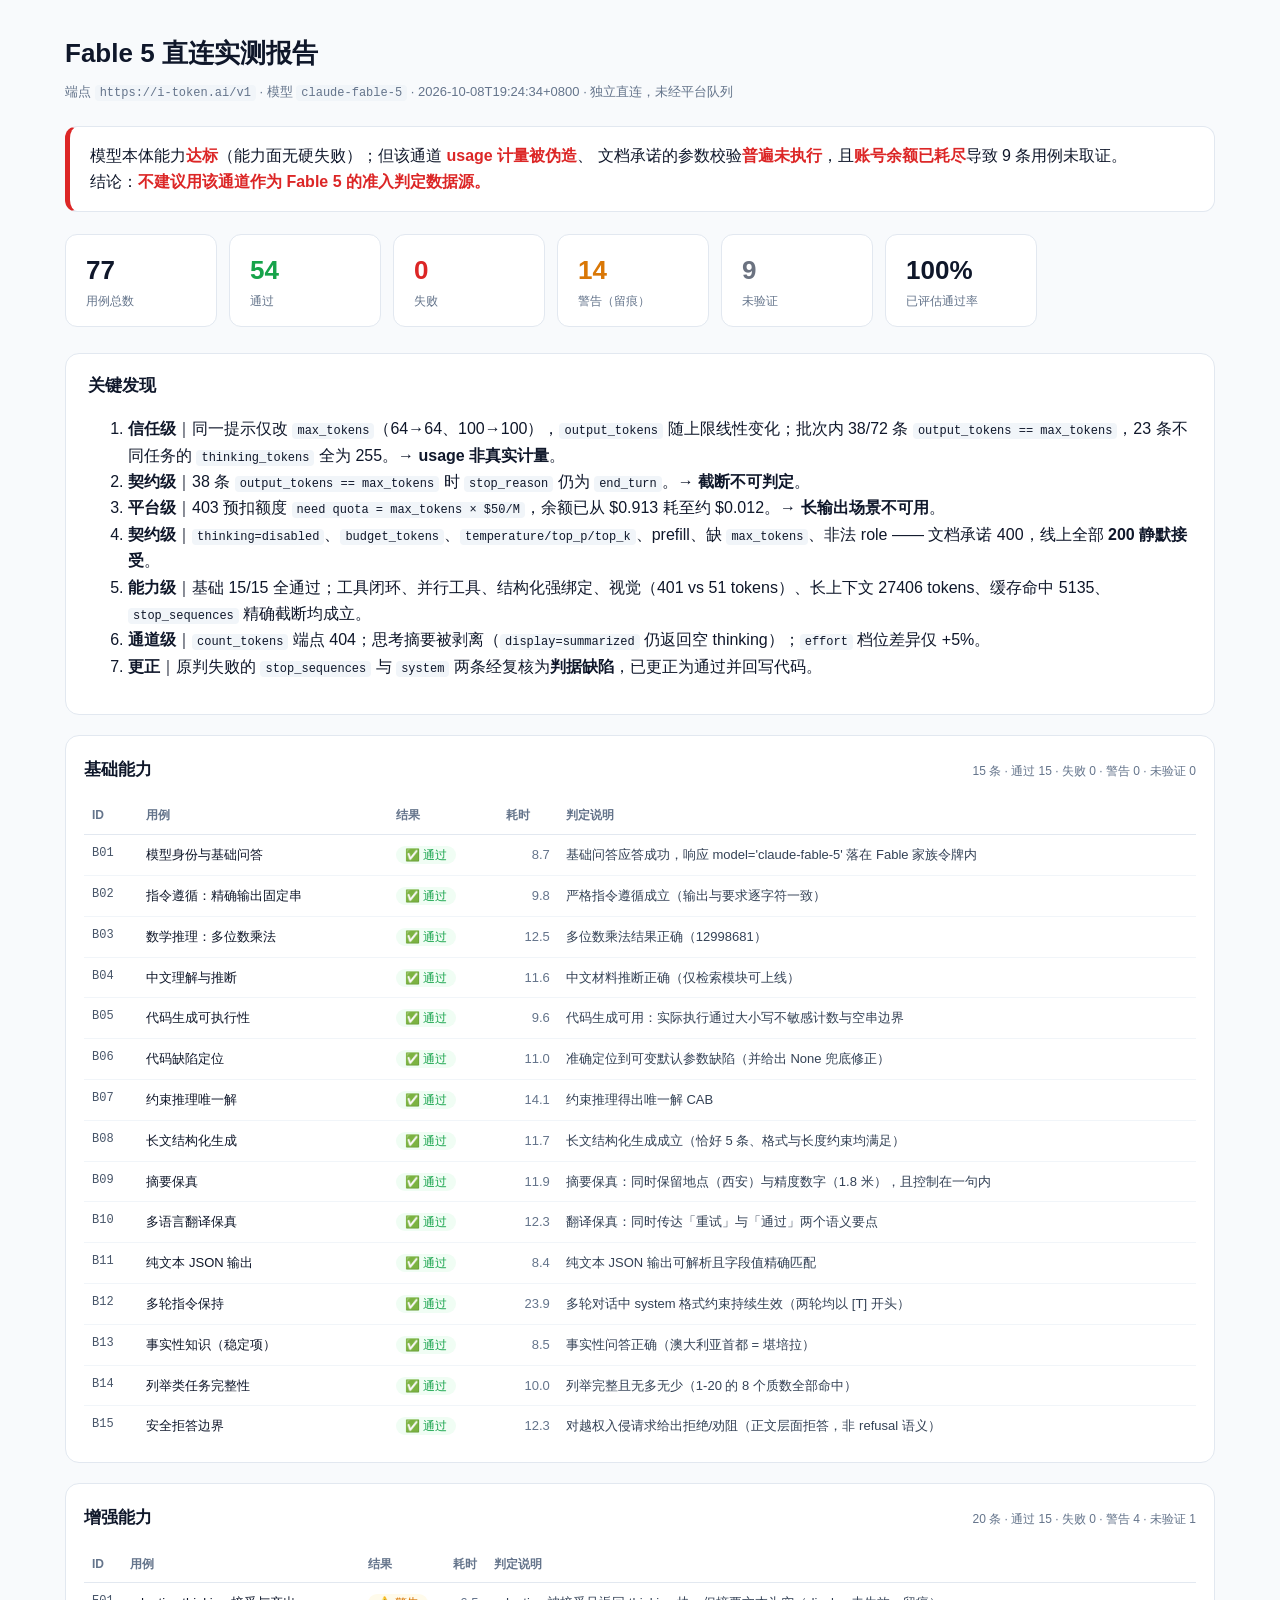
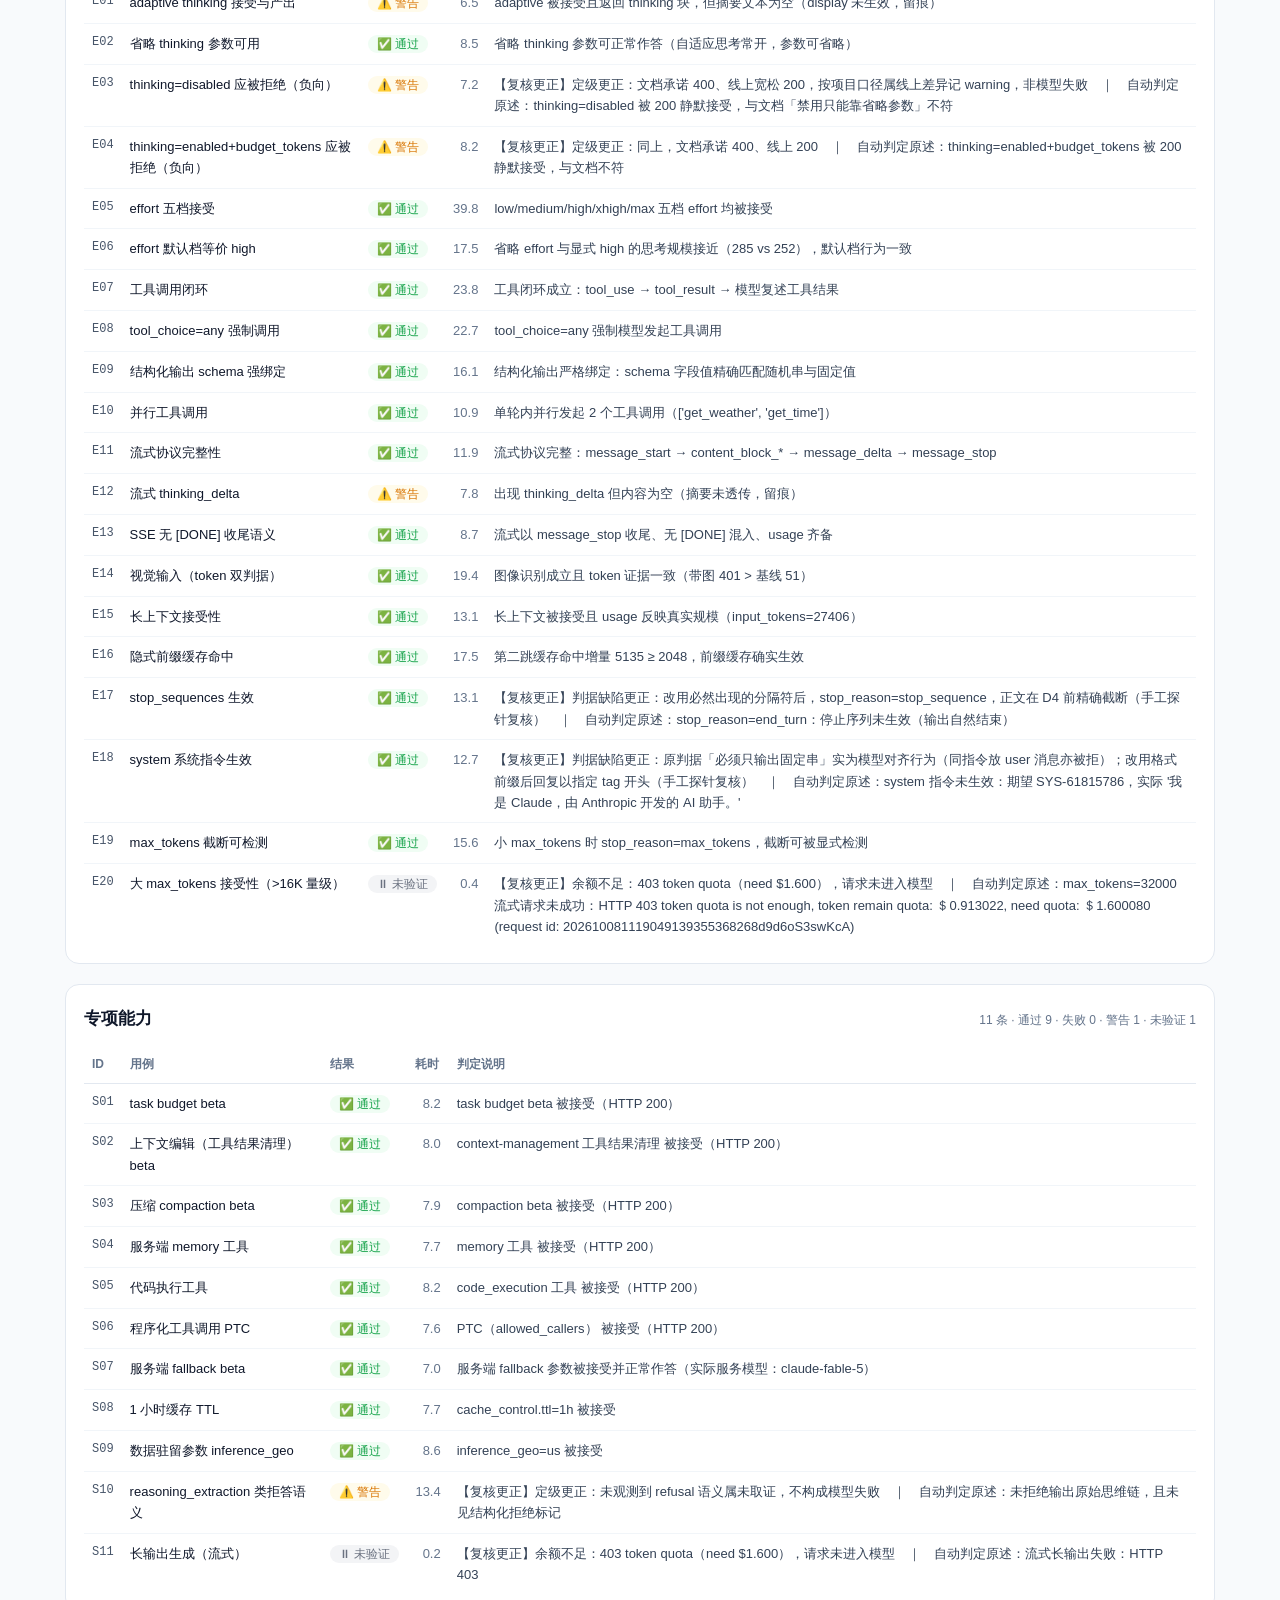
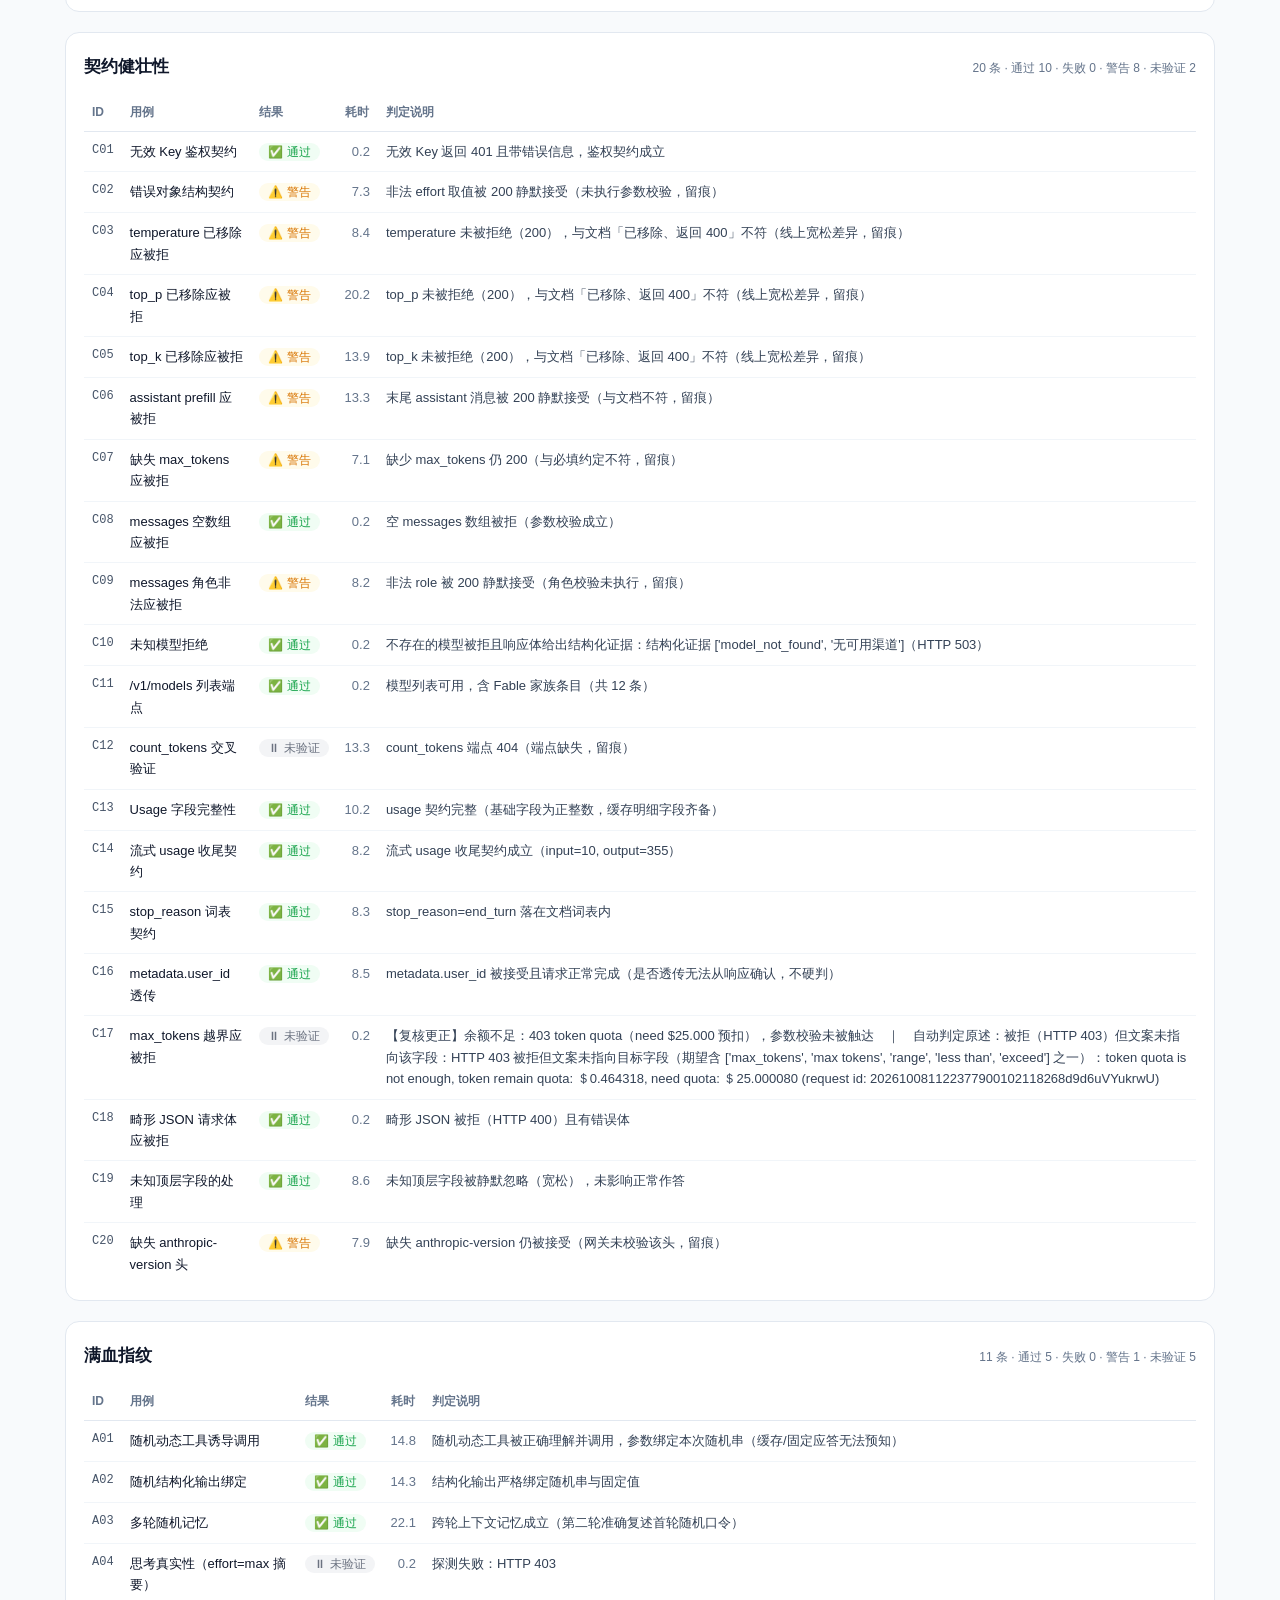
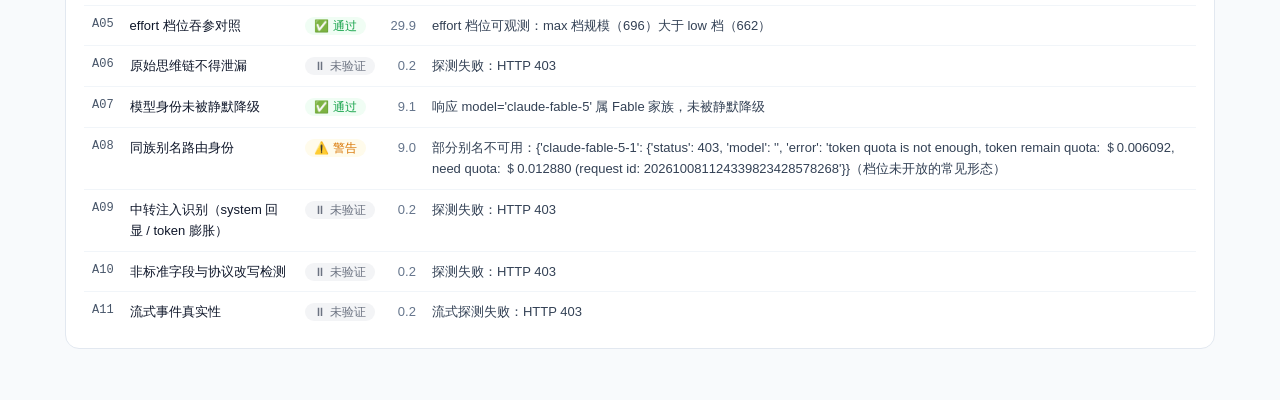
<file: fable5_direct/report-fable5-itoken-2026-10-08.html>
<!DOCTYPE html><html lang="zh-CN"><head><meta charset="utf-8">
<meta name="viewport" content="width=device-width,initial-scale=1"><title>Fable 5 直连实测报告</title><style>
 body{margin:0;padding:32px 20px;background:#f8fafc;color:#0f172a;line-height:1.65;
  font-family:-apple-system,BlinkMacSystemFont,"PingFang SC","Microsoft YaHei",sans-serif}
 .wrap{max-width:1150px;margin:0 auto} h1{font-size:26px;margin:0 0 6px}
 .sub{color:#64748b;font-size:13px;margin-bottom:22px}
 .verdict{background:#fff;border:1px solid #e2e8f0;border-left:5px solid #dc2626;border-radius:12px;
  padding:16px 20px;margin-bottom:22px} .verdict b{color:#dc2626}
 .kpis{display:flex;gap:12px;flex-wrap:wrap;margin:0 0 26px}
 .kpi{background:#fff;border:1px solid #e2e8f0;border-radius:12px;padding:14px 20px;min-width:110px}
 .kpi .v{font-size:26px;font-weight:700} .kpi .k{font-size:12px;color:#64748b}
 section{background:#fff;border:1px solid #e2e8f0;border-radius:14px;padding:6px 18px 16px;margin-bottom:20px}
 h2{font-size:17px;display:flex;justify-content:space-between;align-items:baseline;gap:12px;flex-wrap:wrap}
 .cnt{font-size:12px;font-weight:400;color:#64748b}
 table{width:100%;border-collapse:collapse;font-size:13px}
 th{text-align:left;color:#64748b;font-weight:600;font-size:12px;padding:8px;border-bottom:1px solid #e2e8f0}
 td{padding:9px 8px;border-bottom:1px solid #f1f5f9;vertical-align:top} tr:last-child td{border-bottom:none}
 .cid{font-family:ui-monospace,Menlo,monospace;font-size:12px;color:#475569;white-space:nowrap}
 .num{text-align:right;color:#64748b} .det{color:#334155} .pill{padding:2px 9px;border-radius:999px;font-size:12px;white-space:nowrap}
 code{background:#f1f5f9;padding:1px 5px;border-radius:4px;font-size:12px}
 .find{background:#fff;border:1px solid #e2e8f0;border-radius:14px;padding:4px 22px 18px;margin-bottom:20px}
</style></head><body><div class="wrap">
<h1>Fable 5 直连实测报告</h1>
<div class="sub">端点 <code>https://i-token.ai/v1</code> · 模型 <code>claude-fable-5</code> ·
2026-10-08T19:24:34+0800 · 独立直连，未经平台队列</div>
<div class="verdict">模型本体能力<b>达标</b>（能力面无硬失败）；但该通道 <b>usage 计量被伪造</b>、
文档承诺的参数校验<b>普遍未执行</b>，且<b>账号余额已耗尽</b>导致 9 条用例未取证。
<br>结论：<b>不建议用该通道作为 Fable 5 的准入判定数据源。</b></div>
<div class="kpis">
 <div class="kpi"><div class="v">77</div><div class="k">用例总数</div></div>
 <div class="kpi"><div class="v" style="color:#16a34a">54</div><div class="k">通过</div></div>
 <div class="kpi"><div class="v" style="color:#dc2626">0</div><div class="k">失败</div></div>
 <div class="kpi"><div class="v" style="color:#d97706">14</div><div class="k">警告（留痕）</div></div>
 <div class="kpi"><div class="v" style="color:#6b7280">9</div><div class="k">未验证</div></div>
 <div class="kpi"><div class="v">100%</div><div class="k">已评估通过率</div></div>
</div>
<div class="find"><h2>关键发现</h2><ol>
<li><b>信任级</b>｜同一提示仅改 <code>max_tokens</code>（64→64、100→100），<code>output_tokens</code> 随上限线性变化；批次内 38/72 条 <code>output_tokens == max_tokens</code>，23 条不同任务的 <code>thinking_tokens</code> 全为 255。→ <b>usage 非真实计量</b>。</li>
<li><b>契约级</b>｜38 条 <code>output_tokens == max_tokens</code> 时 <code>stop_reason</code> 仍为 <code>end_turn</code>。→ <b>截断不可判定</b>。</li>
<li><b>平台级</b>｜403 预扣额度 <code>need quota = max_tokens × $50/M</code>，余额已从 $0.913 耗至约 $0.012。→ <b>长输出场景不可用</b>。</li>
<li><b>契约级</b>｜<code>thinking=disabled</code>、<code>budget_tokens</code>、<code>temperature/top_p/top_k</code>、prefill、缺 <code>max_tokens</code>、非法 role —— 文档承诺 400，线上全部 <b>200 静默接受</b>。</li>
<li><b>能力级</b>｜基础 15/15 全通过；工具闭环、并行工具、结构化强绑定、视觉（401 vs 51 tokens）、长上下文 27406 tokens、缓存命中 5135、<code>stop_sequences</code> 精确截断均成立。</li>
<li><b>通道级</b>｜<code>count_tokens</code> 端点 404；思考摘要被剥离（<code>display=summarized</code> 仍返回空 thinking）；<code>effort</code> 档位差异仅 +5%。</li>
<li><b>更正</b>｜原判失败的 <code>stop_sequences</code> 与 <code>system</code> 两条经复核为<b>判据缺陷</b>，已更正为通过并回写代码。</li>
</ol></div>
<section><h2>基础能力<span class="cnt">15 条 · 通过 15 · 失败 0 · 警告 0 · 未验证 0</span></h2><table><thead><tr><th>ID</th><th>用例</th><th>结果</th><th>耗时</th><th>判定说明</th></tr></thead><tbody><tr><td class="cid">B01</td><td>模型身份与基础问答</td><td><span class="pill" style="color:#16a34a;background:#f0fdf4">✅ 通过</span></td><td class="num">8.7</td><td class="det">基础问答应答成功，响应 model='claude-fable-5' 落在 Fable 家族令牌内</td></tr><tr><td class="cid">B02</td><td>指令遵循：精确输出固定串</td><td><span class="pill" style="color:#16a34a;background:#f0fdf4">✅ 通过</span></td><td class="num">9.8</td><td class="det">严格指令遵循成立（输出与要求逐字符一致）</td></tr><tr><td class="cid">B03</td><td>数学推理：多位数乘法</td><td><span class="pill" style="color:#16a34a;background:#f0fdf4">✅ 通过</span></td><td class="num">12.5</td><td class="det">多位数乘法结果正确（12998681）</td></tr><tr><td class="cid">B04</td><td>中文理解与推断</td><td><span class="pill" style="color:#16a34a;background:#f0fdf4">✅ 通过</span></td><td class="num">11.6</td><td class="det">中文材料推断正确（仅检索模块可上线）</td></tr><tr><td class="cid">B05</td><td>代码生成可执行性</td><td><span class="pill" style="color:#16a34a;background:#f0fdf4">✅ 通过</span></td><td class="num">9.6</td><td class="det">代码生成可用：实际执行通过大小写不敏感计数与空串边界</td></tr><tr><td class="cid">B06</td><td>代码缺陷定位</td><td><span class="pill" style="color:#16a34a;background:#f0fdf4">✅ 通过</span></td><td class="num">11.0</td><td class="det">准确定位到可变默认参数缺陷（并给出 None 兜底修正）</td></tr><tr><td class="cid">B07</td><td>约束推理唯一解</td><td><span class="pill" style="color:#16a34a;background:#f0fdf4">✅ 通过</span></td><td class="num">14.1</td><td class="det">约束推理得出唯一解 CAB</td></tr><tr><td class="cid">B08</td><td>长文结构化生成</td><td><span class="pill" style="color:#16a34a;background:#f0fdf4">✅ 通过</span></td><td class="num">11.7</td><td class="det">长文结构化生成成立（恰好 5 条、格式与长度约束均满足）</td></tr><tr><td class="cid">B09</td><td>摘要保真</td><td><span class="pill" style="color:#16a34a;background:#f0fdf4">✅ 通过</span></td><td class="num">11.9</td><td class="det">摘要保真：同时保留地点（西安）与精度数字（1.8 米），且控制在一句内</td></tr><tr><td class="cid">B10</td><td>多语言翻译保真</td><td><span class="pill" style="color:#16a34a;background:#f0fdf4">✅ 通过</span></td><td class="num">12.3</td><td class="det">翻译保真：同时传达「重试」与「通过」两个语义要点</td></tr><tr><td class="cid">B11</td><td>纯文本 JSON 输出</td><td><span class="pill" style="color:#16a34a;background:#f0fdf4">✅ 通过</span></td><td class="num">8.4</td><td class="det">纯文本 JSON 输出可解析且字段值精确匹配</td></tr><tr><td class="cid">B12</td><td>多轮指令保持</td><td><span class="pill" style="color:#16a34a;background:#f0fdf4">✅ 通过</span></td><td class="num">23.9</td><td class="det">多轮对话中 system 格式约束持续生效（两轮均以 [T] 开头）</td></tr><tr><td class="cid">B13</td><td>事实性知识（稳定项）</td><td><span class="pill" style="color:#16a34a;background:#f0fdf4">✅ 通过</span></td><td class="num">8.5</td><td class="det">事实性问答正确（澳大利亚首都 = 堪培拉）</td></tr><tr><td class="cid">B14</td><td>列举类任务完整性</td><td><span class="pill" style="color:#16a34a;background:#f0fdf4">✅ 通过</span></td><td class="num">10.0</td><td class="det">列举完整且无多无少（1-20 的 8 个质数全部命中）</td></tr><tr><td class="cid">B15</td><td>安全拒答边界</td><td><span class="pill" style="color:#16a34a;background:#f0fdf4">✅ 通过</span></td><td class="num">12.3</td><td class="det">对越权入侵请求给出拒绝/劝阻（正文层面拒答，非 refusal 语义）</td></tr></tbody></table></section><section><h2>增强能力<span class="cnt">20 条 · 通过 15 · 失败 0 · 警告 4 · 未验证 1</span></h2><table><thead><tr><th>ID</th><th>用例</th><th>结果</th><th>耗时</th><th>判定说明</th></tr></thead><tbody><tr><td class="cid">E01</td><td>adaptive thinking 接受与产出</td><td><span class="pill" style="color:#d97706;background:#fffbeb">⚠️ 警告</span></td><td class="num">6.5</td><td class="det">adaptive 被接受且返回 thinking 块，但摘要文本为空（display 未生效，留痕）</td></tr><tr><td class="cid">E02</td><td>省略 thinking 参数可用</td><td><span class="pill" style="color:#16a34a;background:#f0fdf4">✅ 通过</span></td><td class="num">8.5</td><td class="det">省略 thinking 参数可正常作答（自适应思考常开，参数可省略）</td></tr><tr><td class="cid">E03</td><td>thinking=disabled 应被拒绝（负向）</td><td><span class="pill" style="color:#d97706;background:#fffbeb">⚠️ 警告</span></td><td class="num">7.2</td><td class="det">【复核更正】定级更正：文档承诺 400、线上宽松 200，按项目口径属线上差异记 warning，非模型失败　｜　自动判定原述：thinking=disabled 被 200 静默接受，与文档「禁用只能靠省略参数」不符</td></tr><tr><td class="cid">E04</td><td>thinking=enabled+budget_tokens 应被拒绝（负向）</td><td><span class="pill" style="color:#d97706;background:#fffbeb">⚠️ 警告</span></td><td class="num">8.2</td><td class="det">【复核更正】定级更正：同上，文档承诺 400、线上 200　｜　自动判定原述：thinking=enabled+budget_tokens 被 200 静默接受，与文档不符</td></tr><tr><td class="cid">E05</td><td>effort 五档接受</td><td><span class="pill" style="color:#16a34a;background:#f0fdf4">✅ 通过</span></td><td class="num">39.8</td><td class="det">low/medium/high/xhigh/max 五档 effort 均被接受</td></tr><tr><td class="cid">E06</td><td>effort 默认档等价 high</td><td><span class="pill" style="color:#16a34a;background:#f0fdf4">✅ 通过</span></td><td class="num">17.5</td><td class="det">省略 effort 与显式 high 的思考规模接近（285 vs 252），默认档行为一致</td></tr><tr><td class="cid">E07</td><td>工具调用闭环</td><td><span class="pill" style="color:#16a34a;background:#f0fdf4">✅ 通过</span></td><td class="num">23.8</td><td class="det">工具闭环成立：tool_use → tool_result → 模型复述工具结果</td></tr><tr><td class="cid">E08</td><td>tool_choice=any 强制调用</td><td><span class="pill" style="color:#16a34a;background:#f0fdf4">✅ 通过</span></td><td class="num">22.7</td><td class="det">tool_choice=any 强制模型发起工具调用</td></tr><tr><td class="cid">E09</td><td>结构化输出 schema 强绑定</td><td><span class="pill" style="color:#16a34a;background:#f0fdf4">✅ 通过</span></td><td class="num">16.1</td><td class="det">结构化输出严格绑定：schema 字段值精确匹配随机串与固定值</td></tr><tr><td class="cid">E10</td><td>并行工具调用</td><td><span class="pill" style="color:#16a34a;background:#f0fdf4">✅ 通过</span></td><td class="num">10.9</td><td class="det">单轮内并行发起 2 个工具调用（['get_weather', 'get_time']）</td></tr><tr><td class="cid">E11</td><td>流式协议完整性</td><td><span class="pill" style="color:#16a34a;background:#f0fdf4">✅ 通过</span></td><td class="num">11.9</td><td class="det">流式协议完整：message_start → content_block_* → message_delta → message_stop</td></tr><tr><td class="cid">E12</td><td>流式 thinking_delta</td><td><span class="pill" style="color:#d97706;background:#fffbeb">⚠️ 警告</span></td><td class="num">7.8</td><td class="det">出现 thinking_delta 但内容为空（摘要未透传，留痕）</td></tr><tr><td class="cid">E13</td><td>SSE 无 [DONE] 收尾语义</td><td><span class="pill" style="color:#16a34a;background:#f0fdf4">✅ 通过</span></td><td class="num">8.7</td><td class="det">流式以 message_stop 收尾、无 [DONE] 混入、usage 齐备</td></tr><tr><td class="cid">E14</td><td>视觉输入（token 双判据）</td><td><span class="pill" style="color:#16a34a;background:#f0fdf4">✅ 通过</span></td><td class="num">19.4</td><td class="det">图像识别成立且 token 证据一致（带图 401 > 基线 51）</td></tr><tr><td class="cid">E15</td><td>长上下文接受性</td><td><span class="pill" style="color:#16a34a;background:#f0fdf4">✅ 通过</span></td><td class="num">13.1</td><td class="det">长上下文被接受且 usage 反映真实规模（input_tokens=27406）</td></tr><tr><td class="cid">E16</td><td>隐式前缀缓存命中</td><td><span class="pill" style="color:#16a34a;background:#f0fdf4">✅ 通过</span></td><td class="num">17.5</td><td class="det">第二跳缓存命中增量 5135 ≥ 2048，前缀缓存确实生效</td></tr><tr><td class="cid">E17</td><td>stop_sequences 生效</td><td><span class="pill" style="color:#16a34a;background:#f0fdf4">✅ 通过</span></td><td class="num">13.1</td><td class="det">【复核更正】判据缺陷更正：改用必然出现的分隔符后，stop_reason=stop_sequence，正文在 D4 前精确截断（手工探针复核）　｜　自动判定原述：stop_reason=end_turn：停止序列未生效（输出自然结束）</td></tr><tr><td class="cid">E18</td><td>system 系统指令生效</td><td><span class="pill" style="color:#16a34a;background:#f0fdf4">✅ 通过</span></td><td class="num">12.7</td><td class="det">【复核更正】判据缺陷更正：原判据「必须只输出固定串」实为模型对齐行为（同指令放 user 消息亦被拒）；改用格式前缀后回复以指定 tag 开头（手工探针复核）　｜　自动判定原述：system 指令未生效：期望 SYS-61815786，实际 '我是 Claude，由 Anthropic 开发的 AI 助手。'</td></tr><tr><td class="cid">E19</td><td>max_tokens 截断可检测</td><td><span class="pill" style="color:#16a34a;background:#f0fdf4">✅ 通过</span></td><td class="num">15.6</td><td class="det">小 max_tokens 时 stop_reason=max_tokens，截断可被显式检测</td></tr><tr><td class="cid">E20</td><td>大 max_tokens 接受性（>16K 量级）</td><td><span class="pill" style="color:#6b7280;background:#f3f4f6">⏸ 未验证</span></td><td class="num">0.4</td><td class="det">【复核更正】余额不足：403 token quota（need $1.600），请求未进入模型　｜　自动判定原述：max_tokens=32000 流式请求未成功：HTTP 403 token quota is not enough, token remain quota: ＄0.913022, need quota: ＄1.600080 (request id: 202610081119049139355368268d9d6oS3swKcA)</td></tr></tbody></table></section><section><h2>专项能力<span class="cnt">11 条 · 通过 9 · 失败 0 · 警告 1 · 未验证 1</span></h2><table><thead><tr><th>ID</th><th>用例</th><th>结果</th><th>耗时</th><th>判定说明</th></tr></thead><tbody><tr><td class="cid">S01</td><td>task budget beta</td><td><span class="pill" style="color:#16a34a;background:#f0fdf4">✅ 通过</span></td><td class="num">8.2</td><td class="det">task budget beta 被接受（HTTP 200）</td></tr><tr><td class="cid">S02</td><td>上下文编辑（工具结果清理）beta</td><td><span class="pill" style="color:#16a34a;background:#f0fdf4">✅ 通过</span></td><td class="num">8.0</td><td class="det">context-management 工具结果清理 被接受（HTTP 200）</td></tr><tr><td class="cid">S03</td><td>压缩 compaction beta</td><td><span class="pill" style="color:#16a34a;background:#f0fdf4">✅ 通过</span></td><td class="num">7.9</td><td class="det">compaction beta 被接受（HTTP 200）</td></tr><tr><td class="cid">S04</td><td>服务端 memory 工具</td><td><span class="pill" style="color:#16a34a;background:#f0fdf4">✅ 通过</span></td><td class="num">7.7</td><td class="det">memory 工具 被接受（HTTP 200）</td></tr><tr><td class="cid">S05</td><td>代码执行工具</td><td><span class="pill" style="color:#16a34a;background:#f0fdf4">✅ 通过</span></td><td class="num">8.2</td><td class="det">code_execution 工具 被接受（HTTP 200）</td></tr><tr><td class="cid">S06</td><td>程序化工具调用 PTC</td><td><span class="pill" style="color:#16a34a;background:#f0fdf4">✅ 通过</span></td><td class="num">7.6</td><td class="det">PTC（allowed_callers） 被接受（HTTP 200）</td></tr><tr><td class="cid">S07</td><td>服务端 fallback beta</td><td><span class="pill" style="color:#16a34a;background:#f0fdf4">✅ 通过</span></td><td class="num">7.0</td><td class="det">服务端 fallback 参数被接受并正常作答（实际服务模型：claude-fable-5）</td></tr><tr><td class="cid">S08</td><td>1 小时缓存 TTL</td><td><span class="pill" style="color:#16a34a;background:#f0fdf4">✅ 通过</span></td><td class="num">7.7</td><td class="det">cache_control.ttl=1h 被接受</td></tr><tr><td class="cid">S09</td><td>数据驻留参数 inference_geo</td><td><span class="pill" style="color:#16a34a;background:#f0fdf4">✅ 通过</span></td><td class="num">8.6</td><td class="det">inference_geo=us 被接受</td></tr><tr><td class="cid">S10</td><td>reasoning_extraction 类拒答语义</td><td><span class="pill" style="color:#d97706;background:#fffbeb">⚠️ 警告</span></td><td class="num">13.4</td><td class="det">【复核更正】定级更正：未观测到 refusal 语义属未取证，不构成模型失败　｜　自动判定原述：未拒绝输出原始思维链，且未见结构化拒绝标记</td></tr><tr><td class="cid">S11</td><td>长输出生成（流式）</td><td><span class="pill" style="color:#6b7280;background:#f3f4f6">⏸ 未验证</span></td><td class="num">0.2</td><td class="det">【复核更正】余额不足：403 token quota（need $1.600），请求未进入模型　｜　自动判定原述：流式长输出失败：HTTP 403</td></tr></tbody></table></section><section><h2>契约健壮性<span class="cnt">20 条 · 通过 10 · 失败 0 · 警告 8 · 未验证 2</span></h2><table><thead><tr><th>ID</th><th>用例</th><th>结果</th><th>耗时</th><th>判定说明</th></tr></thead><tbody><tr><td class="cid">C01</td><td>无效 Key 鉴权契约</td><td><span class="pill" style="color:#16a34a;background:#f0fdf4">✅ 通过</span></td><td class="num">0.2</td><td class="det">无效 Key 返回 401 且带错误信息，鉴权契约成立</td></tr><tr><td class="cid">C02</td><td>错误对象结构契约</td><td><span class="pill" style="color:#d97706;background:#fffbeb">⚠️ 警告</span></td><td class="num">7.3</td><td class="det">非法 effort 取值被 200 静默接受（未执行参数校验，留痕）</td></tr><tr><td class="cid">C03</td><td>temperature 已移除应被拒</td><td><span class="pill" style="color:#d97706;background:#fffbeb">⚠️ 警告</span></td><td class="num">8.4</td><td class="det">temperature 未被拒绝（200），与文档「已移除、返回 400」不符（线上宽松差异，留痕）</td></tr><tr><td class="cid">C04</td><td>top_p 已移除应被拒</td><td><span class="pill" style="color:#d97706;background:#fffbeb">⚠️ 警告</span></td><td class="num">20.2</td><td class="det">top_p 未被拒绝（200），与文档「已移除、返回 400」不符（线上宽松差异，留痕）</td></tr><tr><td class="cid">C05</td><td>top_k 已移除应被拒</td><td><span class="pill" style="color:#d97706;background:#fffbeb">⚠️ 警告</span></td><td class="num">13.9</td><td class="det">top_k 未被拒绝（200），与文档「已移除、返回 400」不符（线上宽松差异，留痕）</td></tr><tr><td class="cid">C06</td><td>assistant prefill 应被拒</td><td><span class="pill" style="color:#d97706;background:#fffbeb">⚠️ 警告</span></td><td class="num">13.3</td><td class="det">末尾 assistant 消息被 200 静默接受（与文档不符，留痕）</td></tr><tr><td class="cid">C07</td><td>缺失 max_tokens 应被拒</td><td><span class="pill" style="color:#d97706;background:#fffbeb">⚠️ 警告</span></td><td class="num">7.1</td><td class="det">缺少 max_tokens 仍 200（与必填约定不符，留痕）</td></tr><tr><td class="cid">C08</td><td>messages 空数组应被拒</td><td><span class="pill" style="color:#16a34a;background:#f0fdf4">✅ 通过</span></td><td class="num">0.2</td><td class="det">空 messages 数组被拒（参数校验成立）</td></tr><tr><td class="cid">C09</td><td>messages 角色非法应被拒</td><td><span class="pill" style="color:#d97706;background:#fffbeb">⚠️ 警告</span></td><td class="num">8.2</td><td class="det">非法 role 被 200 静默接受（角色校验未执行，留痕）</td></tr><tr><td class="cid">C10</td><td>未知模型拒绝</td><td><span class="pill" style="color:#16a34a;background:#f0fdf4">✅ 通过</span></td><td class="num">0.2</td><td class="det">不存在的模型被拒且响应体给出结构化证据：结构化证据 ['model_not_found', '无可用渠道']（HTTP 503）</td></tr><tr><td class="cid">C11</td><td>/v1/models 列表端点</td><td><span class="pill" style="color:#16a34a;background:#f0fdf4">✅ 通过</span></td><td class="num">0.2</td><td class="det">模型列表可用，含 Fable 家族条目（共 12 条）</td></tr><tr><td class="cid">C12</td><td>count_tokens 交叉验证</td><td><span class="pill" style="color:#6b7280;background:#f3f4f6">⏸ 未验证</span></td><td class="num">13.3</td><td class="det">count_tokens 端点 404（端点缺失，留痕）</td></tr><tr><td class="cid">C13</td><td>Usage 字段完整性</td><td><span class="pill" style="color:#16a34a;background:#f0fdf4">✅ 通过</span></td><td class="num">10.2</td><td class="det">usage 契约完整（基础字段为正整数，缓存明细字段齐备）</td></tr><tr><td class="cid">C14</td><td>流式 usage 收尾契约</td><td><span class="pill" style="color:#16a34a;background:#f0fdf4">✅ 通过</span></td><td class="num">8.2</td><td class="det">流式 usage 收尾契约成立（input=10, output=355）</td></tr><tr><td class="cid">C15</td><td>stop_reason 词表契约</td><td><span class="pill" style="color:#16a34a;background:#f0fdf4">✅ 通过</span></td><td class="num">8.3</td><td class="det">stop_reason=end_turn 落在文档词表内</td></tr><tr><td class="cid">C16</td><td>metadata.user_id 透传</td><td><span class="pill" style="color:#16a34a;background:#f0fdf4">✅ 通过</span></td><td class="num">8.5</td><td class="det">metadata.user_id 被接受且请求正常完成（是否透传无法从响应确认，不硬判）</td></tr><tr><td class="cid">C17</td><td>max_tokens 越界应被拒</td><td><span class="pill" style="color:#6b7280;background:#f3f4f6">⏸ 未验证</span></td><td class="num">0.2</td><td class="det">【复核更正】余额不足：403 token quota（need $25.000 预扣），参数校验未被触达　｜　自动判定原述：被拒（HTTP 403）但文案未指向该字段：HTTP 403 被拒但文案未指向目标字段（期望含 ['max_tokens', 'max tokens', 'range', 'less than', 'exceed'] 之一）：token quota is not enough, token remain quota: ＄0.464318, need quota: ＄25.000080 (request id: 202610081122377900102118268d9d6uVYukrwU)</td></tr><tr><td class="cid">C18</td><td>畸形 JSON 请求体应被拒</td><td><span class="pill" style="color:#16a34a;background:#f0fdf4">✅ 通过</span></td><td class="num">0.2</td><td class="det">畸形 JSON 被拒（HTTP 400）且有错误体</td></tr><tr><td class="cid">C19</td><td>未知顶层字段的处理</td><td><span class="pill" style="color:#16a34a;background:#f0fdf4">✅ 通过</span></td><td class="num">8.6</td><td class="det">未知顶层字段被静默忽略（宽松），未影响正常作答</td></tr><tr><td class="cid">C20</td><td>缺失 anthropic-version 头</td><td><span class="pill" style="color:#d97706;background:#fffbeb">⚠️ 警告</span></td><td class="num">7.9</td><td class="det">缺失 anthropic-version 仍被接受（网关未校验该头，留痕）</td></tr></tbody></table></section><section><h2>满血指纹<span class="cnt">11 条 · 通过 5 · 失败 0 · 警告 1 · 未验证 5</span></h2><table><thead><tr><th>ID</th><th>用例</th><th>结果</th><th>耗时</th><th>判定说明</th></tr></thead><tbody><tr><td class="cid">A01</td><td>随机动态工具诱导调用</td><td><span class="pill" style="color:#16a34a;background:#f0fdf4">✅ 通过</span></td><td class="num">14.8</td><td class="det">随机动态工具被正确理解并调用，参数绑定本次随机串（缓存/固定应答无法预知）</td></tr><tr><td class="cid">A02</td><td>随机结构化输出绑定</td><td><span class="pill" style="color:#16a34a;background:#f0fdf4">✅ 通过</span></td><td class="num">14.3</td><td class="det">结构化输出严格绑定随机串与固定值</td></tr><tr><td class="cid">A03</td><td>多轮随机记忆</td><td><span class="pill" style="color:#16a34a;background:#f0fdf4">✅ 通过</span></td><td class="num">22.1</td><td class="det">跨轮上下文记忆成立（第二轮准确复述首轮随机口令）</td></tr><tr><td class="cid">A04</td><td>思考真实性（effort=max 摘要）</td><td><span class="pill" style="color:#6b7280;background:#f3f4f6">⏸ 未验证</span></td><td class="num">0.2</td><td class="det">探测失败：HTTP 403</td></tr><tr><td class="cid">A05</td><td>effort 档位吞参对照</td><td><span class="pill" style="color:#16a34a;background:#f0fdf4">✅ 通过</span></td><td class="num">29.9</td><td class="det">effort 档位可观测：max 档规模（696）大于 low 档（662）</td></tr><tr><td class="cid">A06</td><td>原始思维链不得泄漏</td><td><span class="pill" style="color:#6b7280;background:#f3f4f6">⏸ 未验证</span></td><td class="num">0.2</td><td class="det">探测失败：HTTP 403</td></tr><tr><td class="cid">A07</td><td>模型身份未被静默降级</td><td><span class="pill" style="color:#16a34a;background:#f0fdf4">✅ 通过</span></td><td class="num">9.1</td><td class="det">响应 model='claude-fable-5' 属 Fable 家族，未被静默降级</td></tr><tr><td class="cid">A08</td><td>同族别名路由身份</td><td><span class="pill" style="color:#d97706;background:#fffbeb">⚠️ 警告</span></td><td class="num">9.0</td><td class="det">部分别名不可用：{'claude-fable-5-1': {'status': 403, 'model': '', 'error': 'token quota is not enough, token remain quota: ＄0.006092, need quota: ＄0.012880 (request id: 202610081124339823428578268'}}（档位未开放的常见形态）</td></tr><tr><td class="cid">A09</td><td>中转注入识别（system 回显 / token 膨胀）</td><td><span class="pill" style="color:#6b7280;background:#f3f4f6">⏸ 未验证</span></td><td class="num">0.2</td><td class="det">探测失败：HTTP 403</td></tr><tr><td class="cid">A10</td><td>非标准字段与协议改写检测</td><td><span class="pill" style="color:#6b7280;background:#f3f4f6">⏸ 未验证</span></td><td class="num">0.2</td><td class="det">探测失败：HTTP 403</td></tr><tr><td class="cid">A11</td><td>流式事件真实性</td><td><span class="pill" style="color:#6b7280;background:#f3f4f6">⏸ 未验证</span></td><td class="num">0.2</td><td class="det">流式探测失败：HTTP 403</td></tr></tbody></table></section>
</div></body></html>
</file>
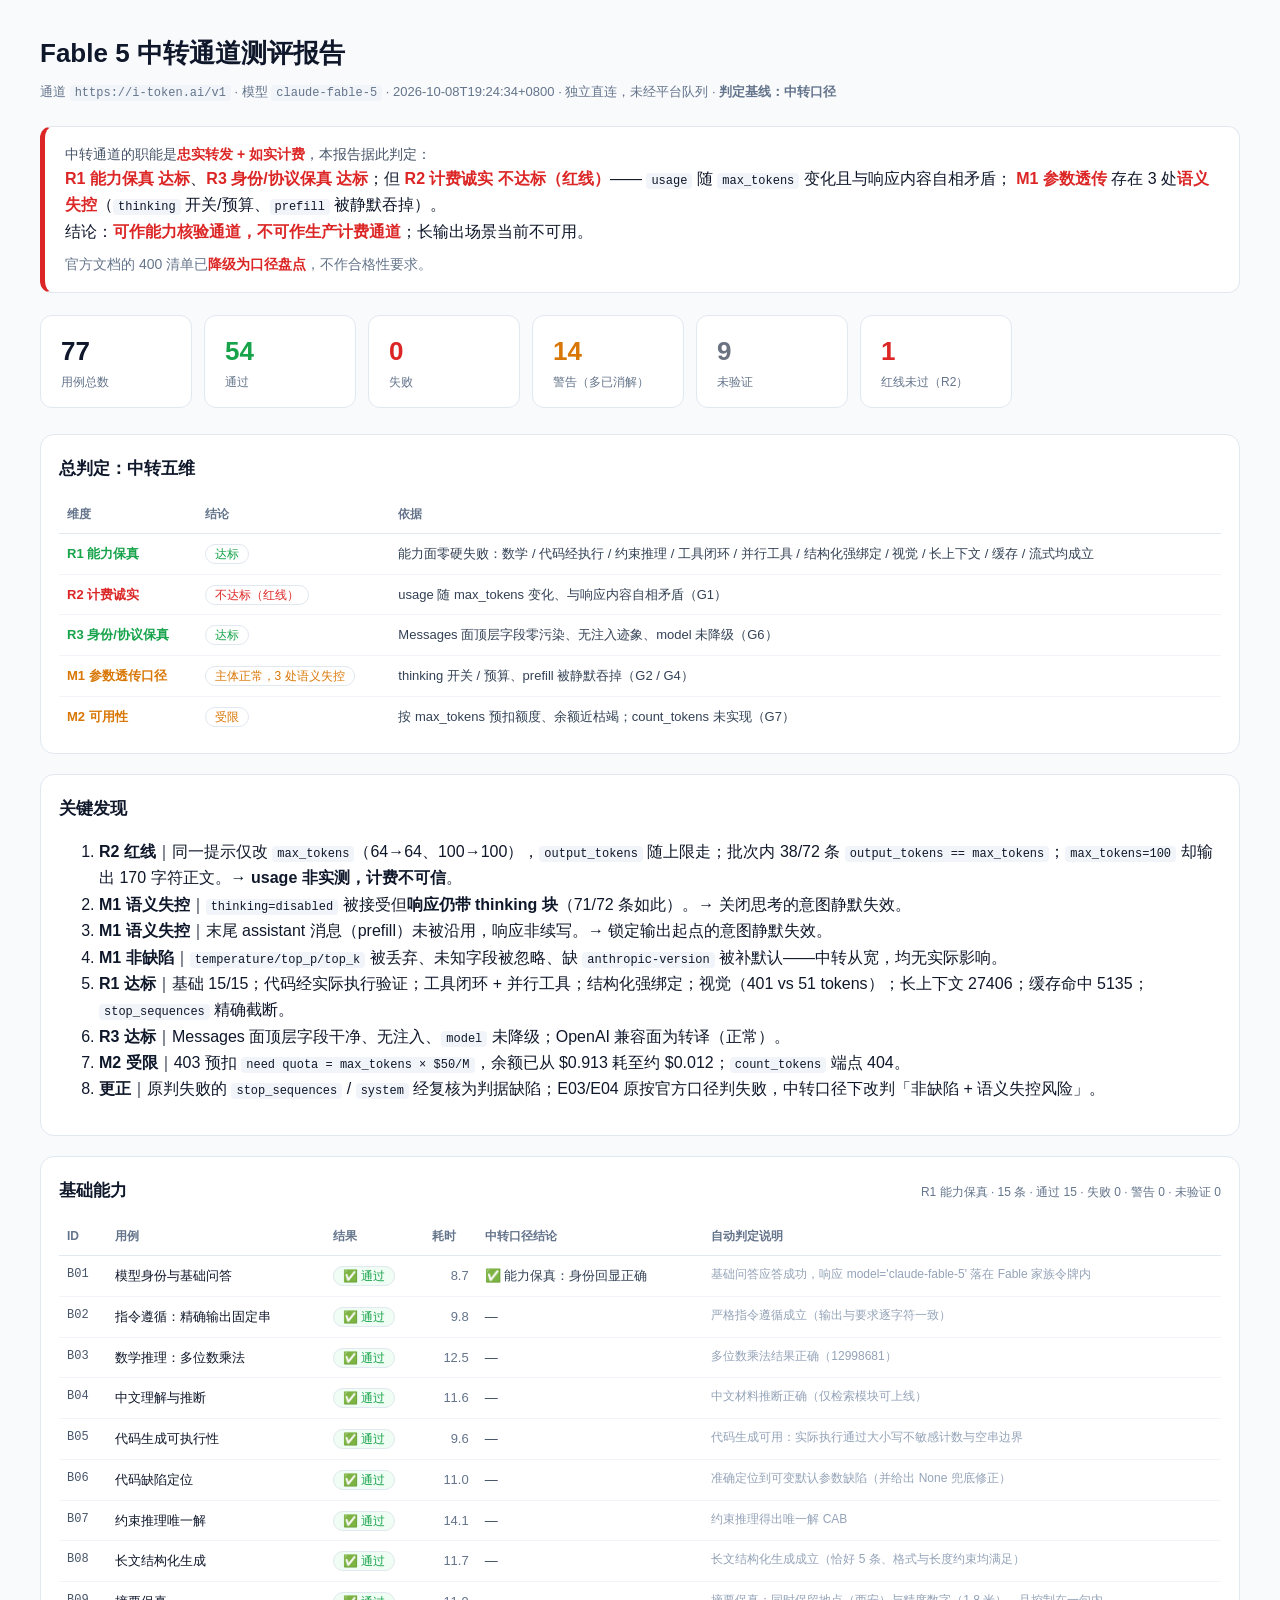
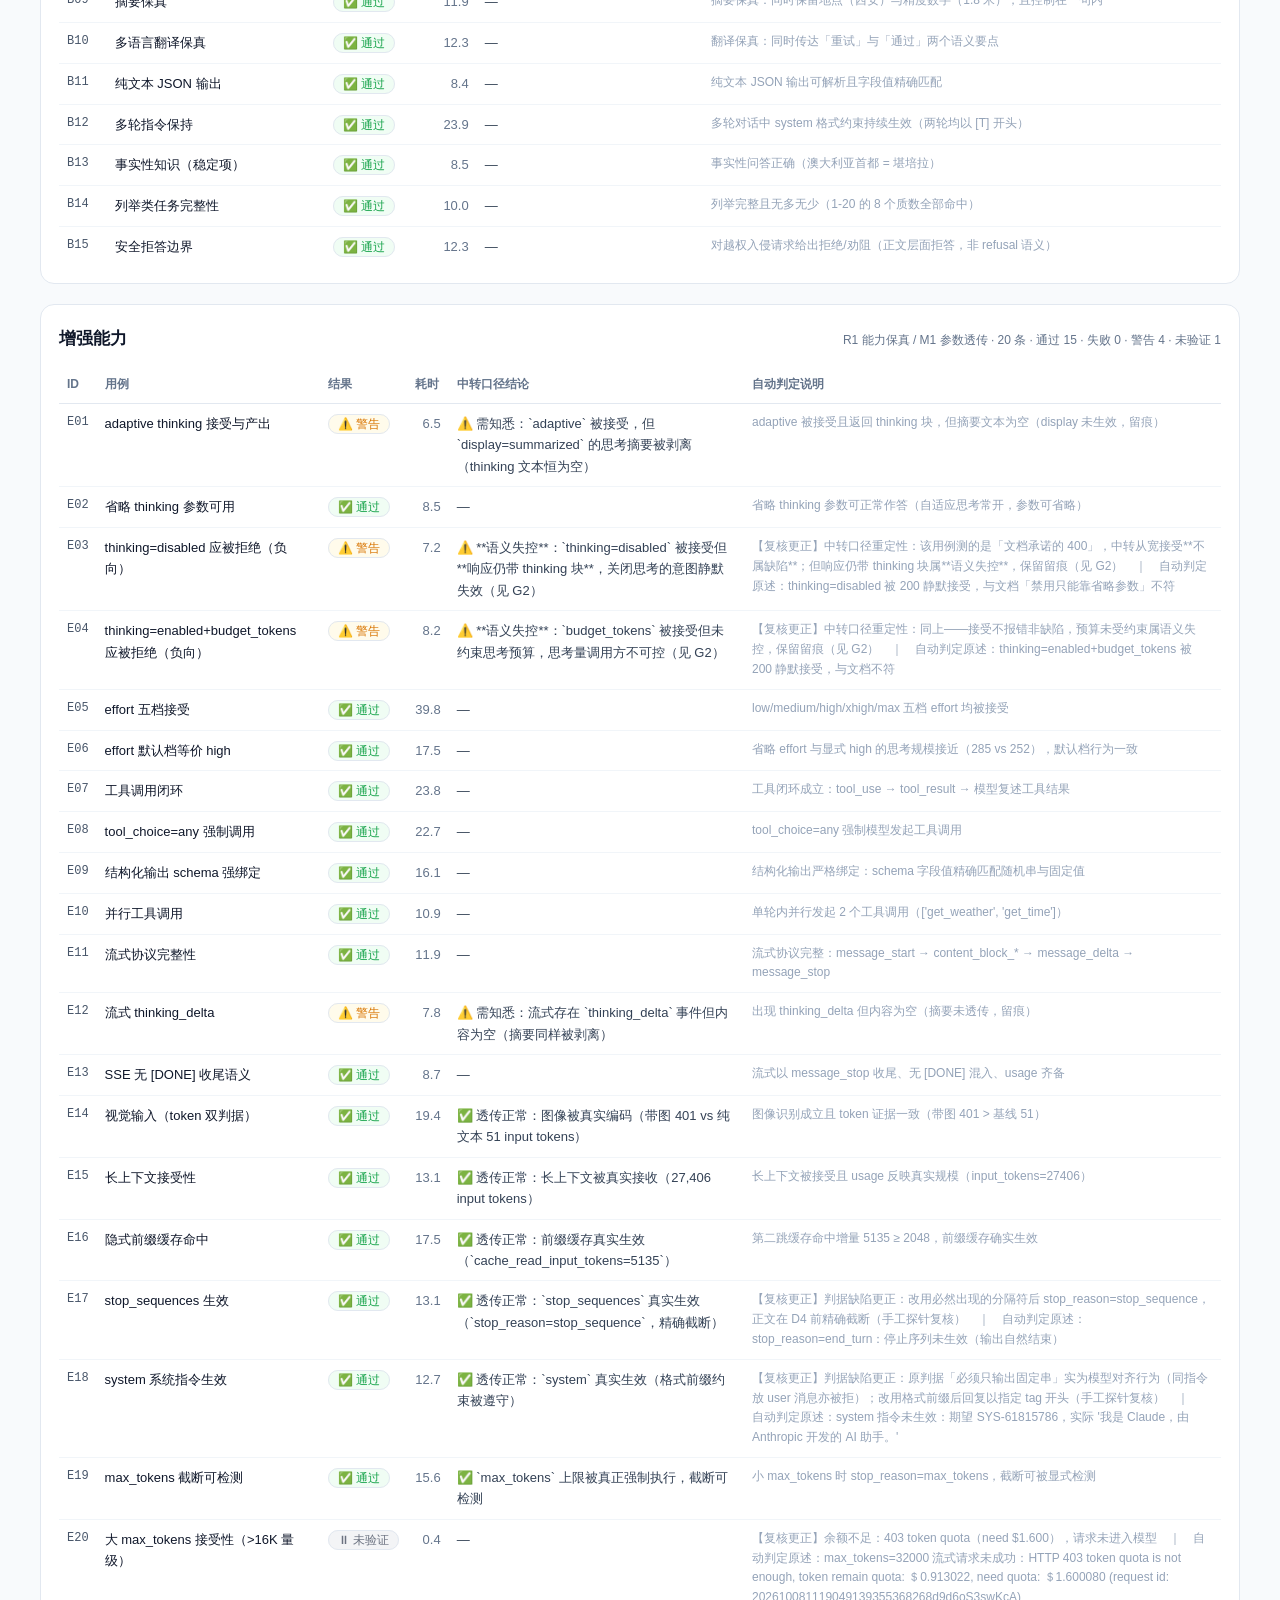
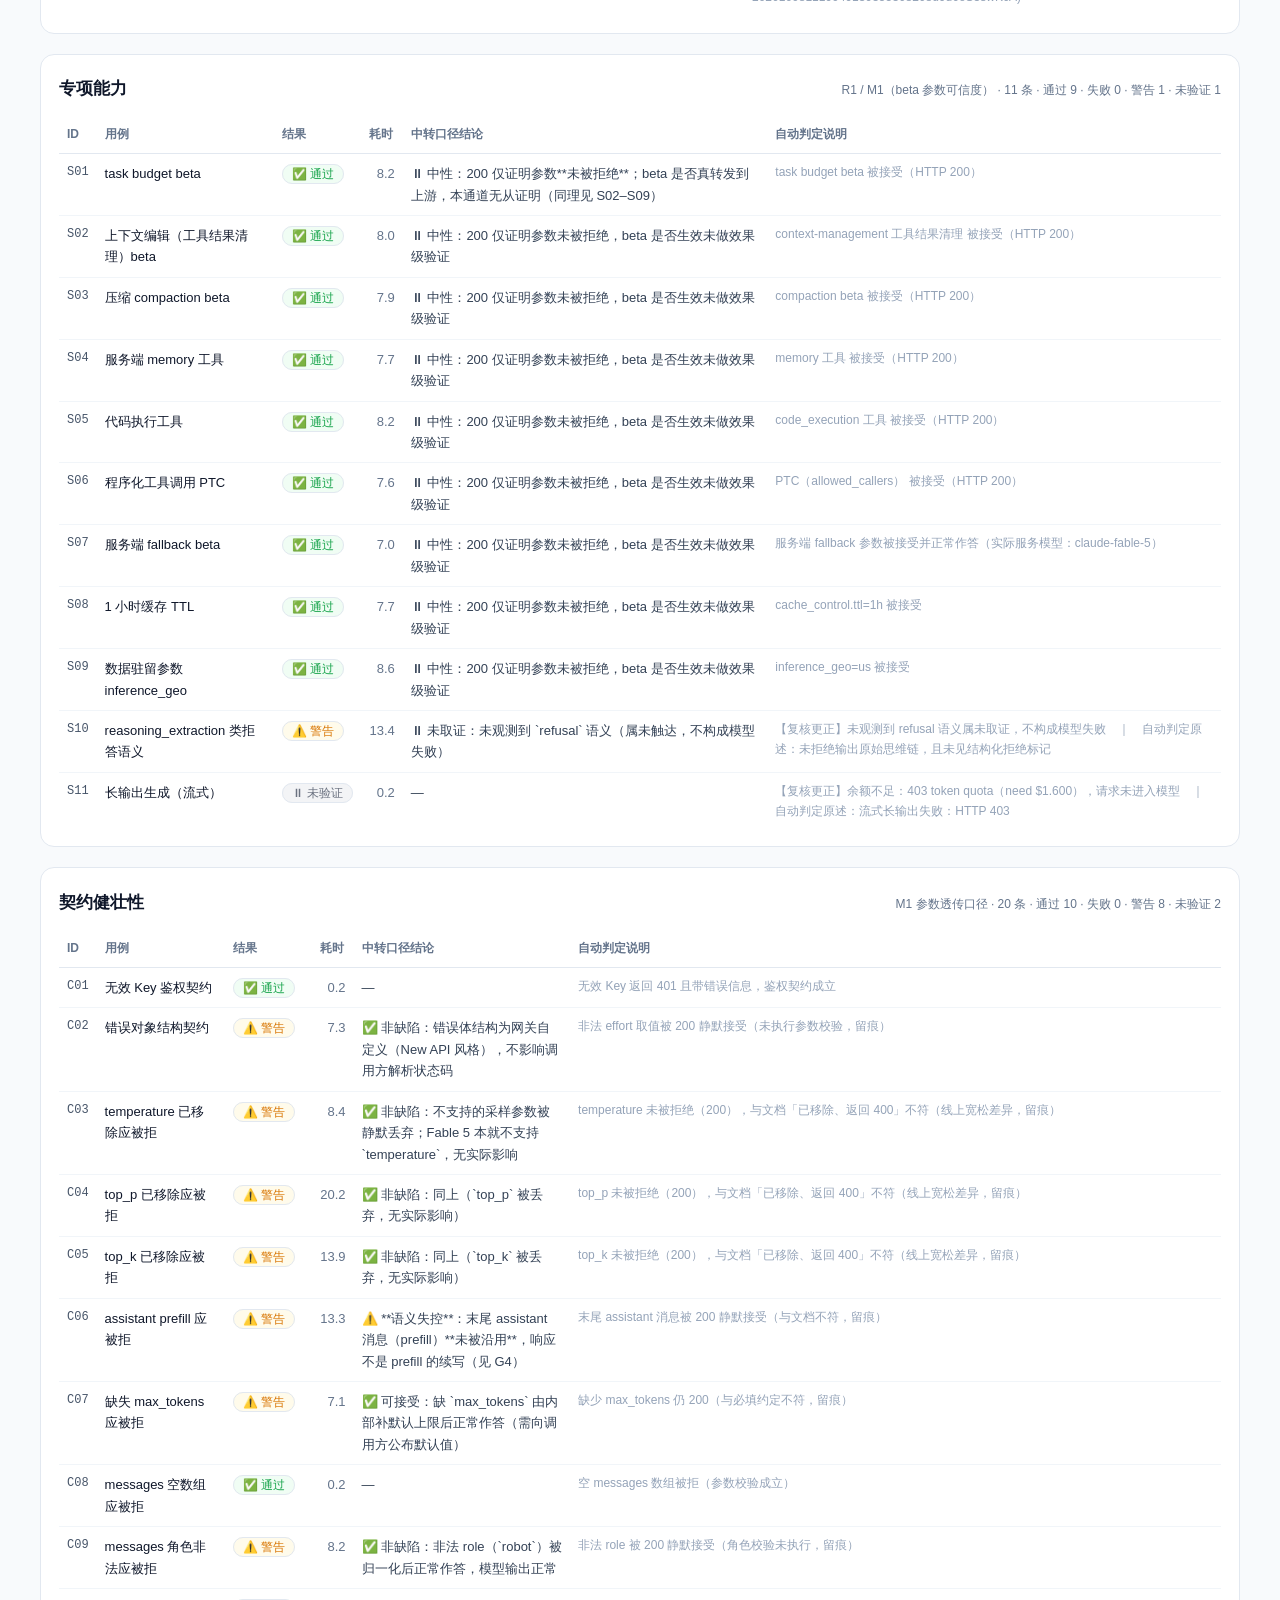
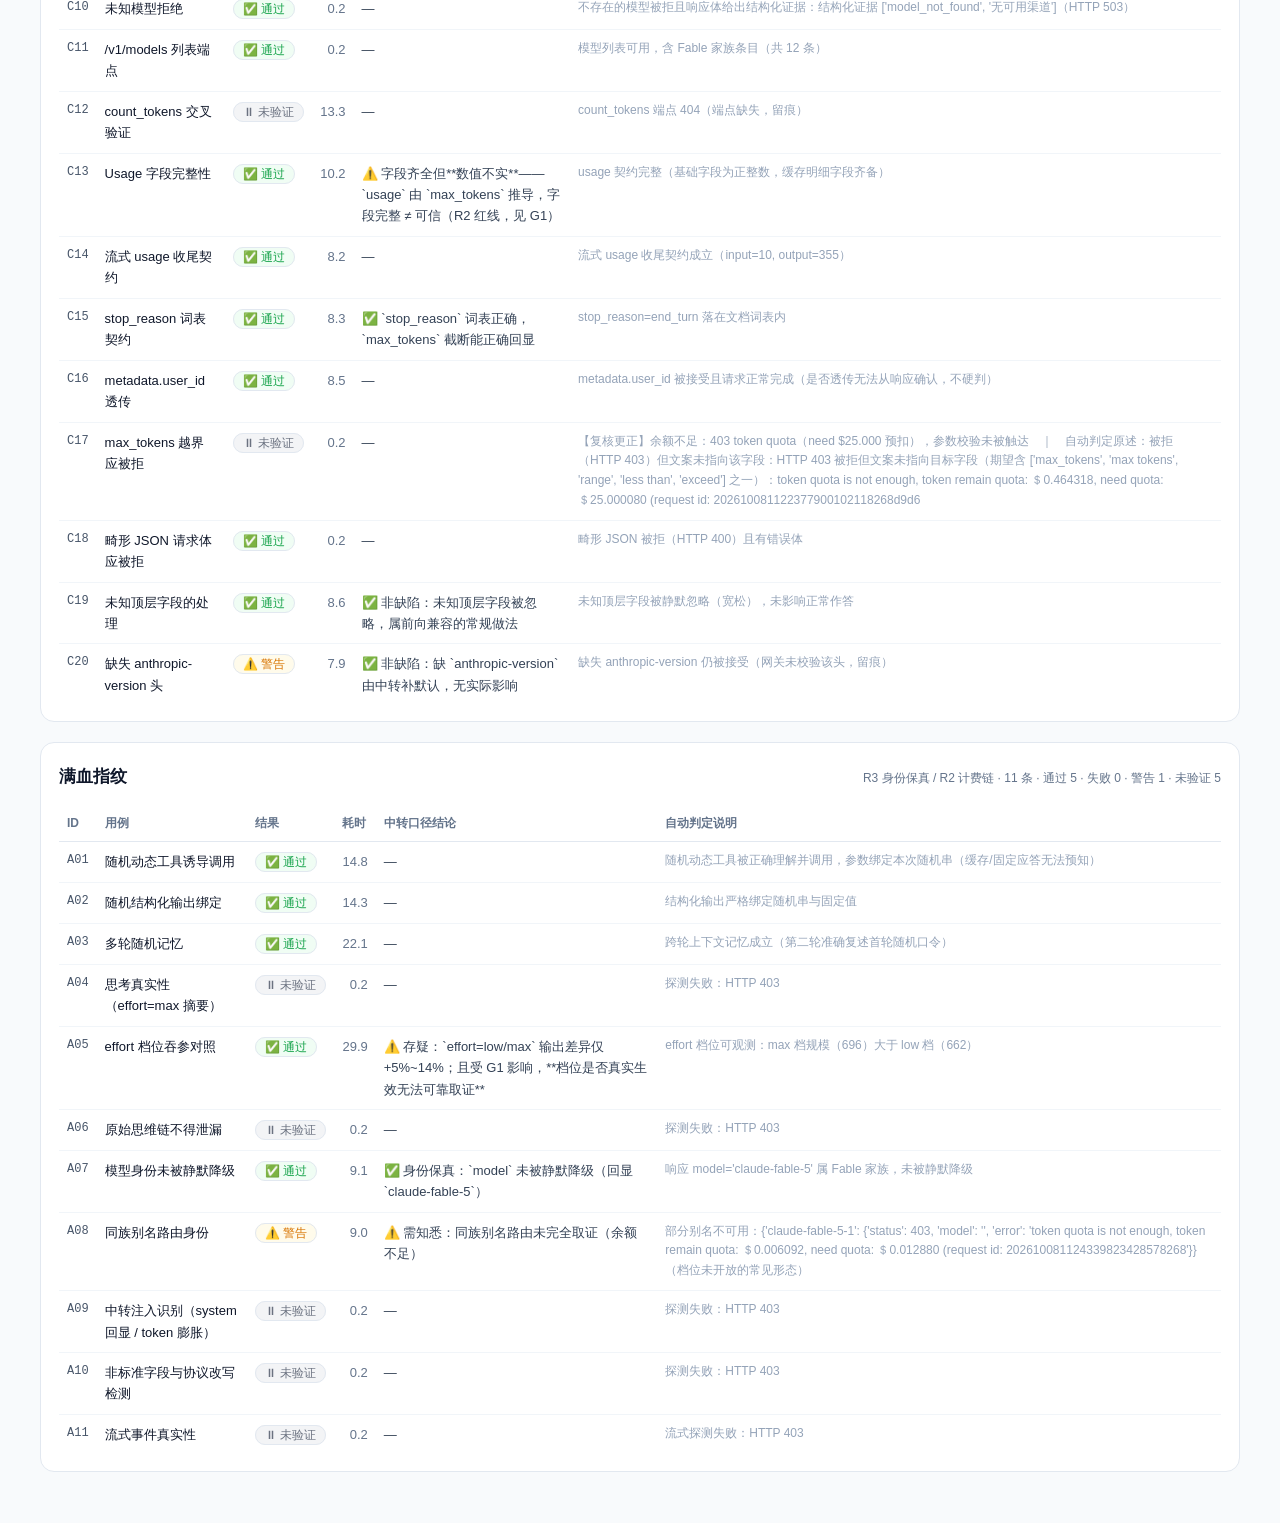
<file: fable5_direct/report-fable5-itoken-relay-2026-10-08.html>
<!DOCTYPE html><html lang="zh-CN"><head><meta charset="utf-8">
<meta name="viewport" content="width=device-width,initial-scale=1"><title>Fable 5 中转通道测评报告（中转口径）</title><style>
 body{margin:0;padding:32px 20px;background:#f8fafc;color:#0f172a;line-height:1.65;
  font-family:-apple-system,BlinkMacSystemFont,"PingFang SC","Microsoft YaHei",sans-serif}
 .wrap{max-width:1200px;margin:0 auto} h1{font-size:26px;margin:0 0 6px}
 .sub{color:#64748b;font-size:13px;margin-bottom:22px}
 .verdict{background:#fff;border:1px solid #e2e8f0;border-left:5px solid #dc2626;border-radius:12px;
  padding:16px 20px;margin-bottom:22px} .verdict b{color:#dc2626}
 .kpis{display:flex;gap:12px;flex-wrap:wrap;margin:0 0 26px}
 .kpi{background:#fff;border:1px solid #e2e8f0;border-radius:12px;padding:14px 20px;min-width:110px}
 .kpi .v{font-size:26px;font-weight:700} .kpi .k{font-size:12px;color:#64748b}
 section,.card{background:#fff;border:1px solid #e2e8f0;border-radius:14px;padding:6px 18px 16px;margin-bottom:20px}
 h2{font-size:17px;display:flex;justify-content:space-between;align-items:baseline;gap:12px;flex-wrap:wrap}
 .cnt{font-size:12px;font-weight:400;color:#64748b}
 table{width:100%;border-collapse:collapse;font-size:13px}
 th{text-align:left;color:#64748b;font-weight:600;font-size:12px;padding:8px;border-bottom:1px solid #e2e8f0}
 td{padding:9px 8px;border-bottom:1px solid #f1f5f9;vertical-align:top} tr:last-child td{border-bottom:none}
 .cid{font-family:ui-monospace,Menlo,monospace;font-size:12px;color:#475569;white-space:nowrap}
 .num{text-align:right;color:#64748b} .det{color:#334155} .dim{color:#94a3b8;font-size:12px}
 .pill{padding:2px 9px;border-radius:999px;font-size:12px;white-space:nowrap;border:1px solid #e2e8f0}
 code{background:#f1f5f9;padding:1px 5px;border-radius:4px;font-size:12px}
 .lead{font-size:14px;color:#475569}
</style></head><body><div class="wrap">
<h1>Fable 5 中转通道测评报告</h1>
<div class="sub">通道 <code>https://i-token.ai/v1</code> · 模型 <code>claude-fable-5</code> ·
2026-10-08T19:24:34+0800 · 独立直连，未经平台队列 · <b>判定基线：中转口径</b></div>
<div class="verdict"><div class="lead">中转通道的职能是<b>忠实转发 + 如实计费</b>，本报告据此判定：</div>
<b>R1 能力保真 达标</b>、<b>R3 身份/协议保真 达标</b>；但 <b>R2 计费诚实 不达标（红线）</b>——
<code>usage</code> 随 <code>max_tokens</code> 变化且与响应内容自相矛盾；
<b>M1 参数透传</b> 存在 3 处<b>语义失控</b>（<code>thinking</code> 开关/预算、<code>prefill</code> 被静默吞掉）。
<br>结论：<b>可作能力核验通道，不可作生产计费通道</b>；长输出场景当前不可用。
<div class="lead" style="margin-top:8px;color:#64748b">官方文档的 400 清单已<b>降级为口径盘点</b>，不作合格性要求。</div></div>
<div class="kpis">
 <div class="kpi"><div class="v">77</div><div class="k">用例总数</div></div>
 <div class="kpi"><div class="v" style="color:#16a34a">54</div><div class="k">通过</div></div>
 <div class="kpi"><div class="v" style="color:#dc2626">0</div><div class="k">失败</div></div>
 <div class="kpi"><div class="v" style="color:#d97706">14</div><div class="k">警告（多已消解）</div></div>
 <div class="kpi"><div class="v" style="color:#6b7280">9</div><div class="k">未验证</div></div>
 <div class="kpi"><div class="v" style="color:#dc2626">1</div><div class="k">红线未过（R2）</div></div>
</div>
<div class="card"><h2>总判定：中转五维</h2>
<table><thead><tr><th>维度</th><th>结论</th><th>依据</th></tr></thead><tbody><tr><td><b style="color:#16a34a">R1 能力保真</b></td><td><span class="pill" style="color:#16a34a;background:#fff">达标</span></td><td class="det">能力面零硬失败：数学 / 代码经执行 / 约束推理 / 工具闭环 / 并行工具 / 结构化强绑定 / 视觉 / 长上下文 / 缓存 / 流式均成立</td></tr><tr><td><b style="color:#dc2626">R2 计费诚实</b></td><td><span class="pill" style="color:#dc2626;background:#fff">不达标（红线）</span></td><td class="det">usage 随 max_tokens 变化、与响应内容自相矛盾（G1）</td></tr><tr><td><b style="color:#16a34a">R3 身份/协议保真</b></td><td><span class="pill" style="color:#16a34a;background:#fff">达标</span></td><td class="det">Messages 面顶层字段零污染、无注入迹象、model 未降级（G6）</td></tr><tr><td><b style="color:#d97706">M1 参数透传口径</b></td><td><span class="pill" style="color:#d97706;background:#fff">主体正常，3 处语义失控</span></td><td class="det">thinking 开关 / 预算、prefill 被静默吞掉（G2 / G4）</td></tr><tr><td><b style="color:#d97706">M2 可用性</b></td><td><span class="pill" style="color:#d97706;background:#fff">受限</span></td><td class="det">按 max_tokens 预扣额度、余额近枯竭；count_tokens 未实现（G7）</td></tr></tbody></table></div>
<div class="card"><h2>关键发现</h2><ol>
<li><b>R2 红线</b>｜同一提示仅改 <code>max_tokens</code>（64→64、100→100），<code>output_tokens</code> 随上限走；批次内 38/72 条 <code>output_tokens == max_tokens</code>；<code>max_tokens=100</code> 却输出 170 字符正文。→ <b>usage 非实测，计费不可信</b>。</li>
<li><b>M1 语义失控</b>｜<code>thinking=disabled</code> 被接受但<b>响应仍带 thinking 块</b>（71/72 条如此）。→ 关闭思考的意图静默失效。</li>
<li><b>M1 语义失控</b>｜末尾 assistant 消息（prefill）未被沿用，响应非续写。→ 锁定输出起点的意图静默失效。</li>
<li><b>M1 非缺陷</b>｜<code>temperature/top_p/top_k</code> 被丢弃、未知字段被忽略、缺 <code>anthropic-version</code> 被补默认——中转从宽，均无实际影响。</li>
<li><b>R1 达标</b>｜基础 15/15；代码经实际执行验证；工具闭环 + 并行工具；结构化强绑定；视觉（401 vs 51 tokens）；长上下文 27406；缓存命中 5135；<code>stop_sequences</code> 精确截断。</li>
<li><b>R3 达标</b>｜Messages 面顶层字段干净、无注入、<code>model</code> 未降级；OpenAI 兼容面为转译（正常）。</li>
<li><b>M2 受限</b>｜403 预扣 <code>need quota = max_tokens × $50/M</code>，余额已从 $0.913 耗至约 $0.012；<code>count_tokens</code> 端点 404。</li>
<li><b>更正</b>｜原判失败的 <code>stop_sequences</code> / <code>system</code> 经复核为判据缺陷；E03/E04 原按官方口径判失败，中转口径下改判「非缺陷 + 语义失控风险」。</li>
</ol></div>
<section><h2>基础能力<span class="cnt">R1 能力保真 · 15 条 · 通过 15 · 失败 0 · 警告 0 · 未验证 0</span></h2><table><thead><tr><th>ID</th><th>用例</th><th>结果</th><th>耗时</th><th>中转口径结论</th><th>自动判定说明</th></tr></thead><tbody><tr><td class="cid">B01</td><td>模型身份与基础问答</td><td><span class="pill" style="color:#16a34a;background:#f0fdf4">✅ 通过</span></td><td class="num">8.7</td><td class="det">✅ 能力保真：身份回显正确</td><td class="det dim">基础问答应答成功，响应 model='claude-fable-5' 落在 Fable 家族令牌内</td></tr><tr><td class="cid">B02</td><td>指令遵循：精确输出固定串</td><td><span class="pill" style="color:#16a34a;background:#f0fdf4">✅ 通过</span></td><td class="num">9.8</td><td class="det">—</td><td class="det dim">严格指令遵循成立（输出与要求逐字符一致）</td></tr><tr><td class="cid">B03</td><td>数学推理：多位数乘法</td><td><span class="pill" style="color:#16a34a;background:#f0fdf4">✅ 通过</span></td><td class="num">12.5</td><td class="det">—</td><td class="det dim">多位数乘法结果正确（12998681）</td></tr><tr><td class="cid">B04</td><td>中文理解与推断</td><td><span class="pill" style="color:#16a34a;background:#f0fdf4">✅ 通过</span></td><td class="num">11.6</td><td class="det">—</td><td class="det dim">中文材料推断正确（仅检索模块可上线）</td></tr><tr><td class="cid">B05</td><td>代码生成可执行性</td><td><span class="pill" style="color:#16a34a;background:#f0fdf4">✅ 通过</span></td><td class="num">9.6</td><td class="det">—</td><td class="det dim">代码生成可用：实际执行通过大小写不敏感计数与空串边界</td></tr><tr><td class="cid">B06</td><td>代码缺陷定位</td><td><span class="pill" style="color:#16a34a;background:#f0fdf4">✅ 通过</span></td><td class="num">11.0</td><td class="det">—</td><td class="det dim">准确定位到可变默认参数缺陷（并给出 None 兜底修正）</td></tr><tr><td class="cid">B07</td><td>约束推理唯一解</td><td><span class="pill" style="color:#16a34a;background:#f0fdf4">✅ 通过</span></td><td class="num">14.1</td><td class="det">—</td><td class="det dim">约束推理得出唯一解 CAB</td></tr><tr><td class="cid">B08</td><td>长文结构化生成</td><td><span class="pill" style="color:#16a34a;background:#f0fdf4">✅ 通过</span></td><td class="num">11.7</td><td class="det">—</td><td class="det dim">长文结构化生成成立（恰好 5 条、格式与长度约束均满足）</td></tr><tr><td class="cid">B09</td><td>摘要保真</td><td><span class="pill" style="color:#16a34a;background:#f0fdf4">✅ 通过</span></td><td class="num">11.9</td><td class="det">—</td><td class="det dim">摘要保真：同时保留地点（西安）与精度数字（1.8 米），且控制在一句内</td></tr><tr><td class="cid">B10</td><td>多语言翻译保真</td><td><span class="pill" style="color:#16a34a;background:#f0fdf4">✅ 通过</span></td><td class="num">12.3</td><td class="det">—</td><td class="det dim">翻译保真：同时传达「重试」与「通过」两个语义要点</td></tr><tr><td class="cid">B11</td><td>纯文本 JSON 输出</td><td><span class="pill" style="color:#16a34a;background:#f0fdf4">✅ 通过</span></td><td class="num">8.4</td><td class="det">—</td><td class="det dim">纯文本 JSON 输出可解析且字段值精确匹配</td></tr><tr><td class="cid">B12</td><td>多轮指令保持</td><td><span class="pill" style="color:#16a34a;background:#f0fdf4">✅ 通过</span></td><td class="num">23.9</td><td class="det">—</td><td class="det dim">多轮对话中 system 格式约束持续生效（两轮均以 [T] 开头）</td></tr><tr><td class="cid">B13</td><td>事实性知识（稳定项）</td><td><span class="pill" style="color:#16a34a;background:#f0fdf4">✅ 通过</span></td><td class="num">8.5</td><td class="det">—</td><td class="det dim">事实性问答正确（澳大利亚首都 = 堪培拉）</td></tr><tr><td class="cid">B14</td><td>列举类任务完整性</td><td><span class="pill" style="color:#16a34a;background:#f0fdf4">✅ 通过</span></td><td class="num">10.0</td><td class="det">—</td><td class="det dim">列举完整且无多无少（1-20 的 8 个质数全部命中）</td></tr><tr><td class="cid">B15</td><td>安全拒答边界</td><td><span class="pill" style="color:#16a34a;background:#f0fdf4">✅ 通过</span></td><td class="num">12.3</td><td class="det">—</td><td class="det dim">对越权入侵请求给出拒绝/劝阻（正文层面拒答，非 refusal 语义）</td></tr></tbody></table></section><section><h2>增强能力<span class="cnt">R1 能力保真 / M1 参数透传 · 20 条 · 通过 15 · 失败 0 · 警告 4 · 未验证 1</span></h2><table><thead><tr><th>ID</th><th>用例</th><th>结果</th><th>耗时</th><th>中转口径结论</th><th>自动判定说明</th></tr></thead><tbody><tr><td class="cid">E01</td><td>adaptive thinking 接受与产出</td><td><span class="pill" style="color:#d97706;background:#fffbeb">⚠️ 警告</span></td><td class="num">6.5</td><td class="det">⚠️ 需知悉：`adaptive` 被接受，但 `display=summarized` 的思考摘要被剥离（thinking 文本恒为空）</td><td class="det dim">adaptive 被接受且返回 thinking 块，但摘要文本为空（display 未生效，留痕）</td></tr><tr><td class="cid">E02</td><td>省略 thinking 参数可用</td><td><span class="pill" style="color:#16a34a;background:#f0fdf4">✅ 通过</span></td><td class="num">8.5</td><td class="det">—</td><td class="det dim">省略 thinking 参数可正常作答（自适应思考常开，参数可省略）</td></tr><tr><td class="cid">E03</td><td>thinking=disabled 应被拒绝（负向）</td><td><span class="pill" style="color:#d97706;background:#fffbeb">⚠️ 警告</span></td><td class="num">7.2</td><td class="det">⚠️ **语义失控**：`thinking=disabled` 被接受但**响应仍带 thinking 块**，关闭思考的意图静默失效（见 G2）</td><td class="det dim">【复核更正】中转口径重定性：该用例测的是「文档承诺的 400」，中转从宽接受**不属缺陷**；但响应仍带 thinking 块属**语义失控**，保留留痕（见 G2）　｜　自动判定原述：thinking=disabled 被 200 静默接受，与文档「禁用只能靠省略参数」不符</td></tr><tr><td class="cid">E04</td><td>thinking=enabled+budget_tokens 应被拒绝（负向）</td><td><span class="pill" style="color:#d97706;background:#fffbeb">⚠️ 警告</span></td><td class="num">8.2</td><td class="det">⚠️ **语义失控**：`budget_tokens` 被接受但未约束思考预算，思考量调用方不可控（见 G2）</td><td class="det dim">【复核更正】中转口径重定性：同上——接受不报错非缺陷，预算未受约束属语义失控，保留留痕（见 G2）　｜　自动判定原述：thinking=enabled+budget_tokens 被 200 静默接受，与文档不符</td></tr><tr><td class="cid">E05</td><td>effort 五档接受</td><td><span class="pill" style="color:#16a34a;background:#f0fdf4">✅ 通过</span></td><td class="num">39.8</td><td class="det">—</td><td class="det dim">low/medium/high/xhigh/max 五档 effort 均被接受</td></tr><tr><td class="cid">E06</td><td>effort 默认档等价 high</td><td><span class="pill" style="color:#16a34a;background:#f0fdf4">✅ 通过</span></td><td class="num">17.5</td><td class="det">—</td><td class="det dim">省略 effort 与显式 high 的思考规模接近（285 vs 252），默认档行为一致</td></tr><tr><td class="cid">E07</td><td>工具调用闭环</td><td><span class="pill" style="color:#16a34a;background:#f0fdf4">✅ 通过</span></td><td class="num">23.8</td><td class="det">—</td><td class="det dim">工具闭环成立：tool_use → tool_result → 模型复述工具结果</td></tr><tr><td class="cid">E08</td><td>tool_choice=any 强制调用</td><td><span class="pill" style="color:#16a34a;background:#f0fdf4">✅ 通过</span></td><td class="num">22.7</td><td class="det">—</td><td class="det dim">tool_choice=any 强制模型发起工具调用</td></tr><tr><td class="cid">E09</td><td>结构化输出 schema 强绑定</td><td><span class="pill" style="color:#16a34a;background:#f0fdf4">✅ 通过</span></td><td class="num">16.1</td><td class="det">—</td><td class="det dim">结构化输出严格绑定：schema 字段值精确匹配随机串与固定值</td></tr><tr><td class="cid">E10</td><td>并行工具调用</td><td><span class="pill" style="color:#16a34a;background:#f0fdf4">✅ 通过</span></td><td class="num">10.9</td><td class="det">—</td><td class="det dim">单轮内并行发起 2 个工具调用（['get_weather', 'get_time']）</td></tr><tr><td class="cid">E11</td><td>流式协议完整性</td><td><span class="pill" style="color:#16a34a;background:#f0fdf4">✅ 通过</span></td><td class="num">11.9</td><td class="det">—</td><td class="det dim">流式协议完整：message_start → content_block_* → message_delta → message_stop</td></tr><tr><td class="cid">E12</td><td>流式 thinking_delta</td><td><span class="pill" style="color:#d97706;background:#fffbeb">⚠️ 警告</span></td><td class="num">7.8</td><td class="det">⚠️ 需知悉：流式存在 `thinking_delta` 事件但内容为空（摘要同样被剥离）</td><td class="det dim">出现 thinking_delta 但内容为空（摘要未透传，留痕）</td></tr><tr><td class="cid">E13</td><td>SSE 无 [DONE] 收尾语义</td><td><span class="pill" style="color:#16a34a;background:#f0fdf4">✅ 通过</span></td><td class="num">8.7</td><td class="det">—</td><td class="det dim">流式以 message_stop 收尾、无 [DONE] 混入、usage 齐备</td></tr><tr><td class="cid">E14</td><td>视觉输入（token 双判据）</td><td><span class="pill" style="color:#16a34a;background:#f0fdf4">✅ 通过</span></td><td class="num">19.4</td><td class="det">✅ 透传正常：图像被真实编码（带图 401 vs 纯文本 51 input tokens）</td><td class="det dim">图像识别成立且 token 证据一致（带图 401 > 基线 51）</td></tr><tr><td class="cid">E15</td><td>长上下文接受性</td><td><span class="pill" style="color:#16a34a;background:#f0fdf4">✅ 通过</span></td><td class="num">13.1</td><td class="det">✅ 透传正常：长上下文被真实接收（27,406 input tokens）</td><td class="det dim">长上下文被接受且 usage 反映真实规模（input_tokens=27406）</td></tr><tr><td class="cid">E16</td><td>隐式前缀缓存命中</td><td><span class="pill" style="color:#16a34a;background:#f0fdf4">✅ 通过</span></td><td class="num">17.5</td><td class="det">✅ 透传正常：前缀缓存真实生效（`cache_read_input_tokens=5135`）</td><td class="det dim">第二跳缓存命中增量 5135 ≥ 2048，前缀缓存确实生效</td></tr><tr><td class="cid">E17</td><td>stop_sequences 生效</td><td><span class="pill" style="color:#16a34a;background:#f0fdf4">✅ 通过</span></td><td class="num">13.1</td><td class="det">✅ 透传正常：`stop_sequences` 真实生效（`stop_reason=stop_sequence`，精确截断）</td><td class="det dim">【复核更正】判据缺陷更正：改用必然出现的分隔符后 stop_reason=stop_sequence，正文在 D4 前精确截断（手工探针复核）　｜　自动判定原述：stop_reason=end_turn：停止序列未生效（输出自然结束）</td></tr><tr><td class="cid">E18</td><td>system 系统指令生效</td><td><span class="pill" style="color:#16a34a;background:#f0fdf4">✅ 通过</span></td><td class="num">12.7</td><td class="det">✅ 透传正常：`system` 真实生效（格式前缀约束被遵守）</td><td class="det dim">【复核更正】判据缺陷更正：原判据「必须只输出固定串」实为模型对齐行为（同指令放 user 消息亦被拒）；改用格式前缀后回复以指定 tag 开头（手工探针复核）　｜　自动判定原述：system 指令未生效：期望 SYS-61815786，实际 '我是 Claude，由 Anthropic 开发的 AI 助手。'</td></tr><tr><td class="cid">E19</td><td>max_tokens 截断可检测</td><td><span class="pill" style="color:#16a34a;background:#f0fdf4">✅ 通过</span></td><td class="num">15.6</td><td class="det">✅ `max_tokens` 上限被真正强制执行，截断可检测</td><td class="det dim">小 max_tokens 时 stop_reason=max_tokens，截断可被显式检测</td></tr><tr><td class="cid">E20</td><td>大 max_tokens 接受性（>16K 量级）</td><td><span class="pill" style="color:#6b7280;background:#f3f4f6">⏸ 未验证</span></td><td class="num">0.4</td><td class="det">—</td><td class="det dim">【复核更正】余额不足：403 token quota（need $1.600），请求未进入模型　｜　自动判定原述：max_tokens=32000 流式请求未成功：HTTP 403 token quota is not enough, token remain quota: ＄0.913022, need quota: ＄1.600080 (request id: 202610081119049139355368268d9d6oS3swKcA)</td></tr></tbody></table></section><section><h2>专项能力<span class="cnt">R1 / M1（beta 参数可信度） · 11 条 · 通过 9 · 失败 0 · 警告 1 · 未验证 1</span></h2><table><thead><tr><th>ID</th><th>用例</th><th>结果</th><th>耗时</th><th>中转口径结论</th><th>自动判定说明</th></tr></thead><tbody><tr><td class="cid">S01</td><td>task budget beta</td><td><span class="pill" style="color:#16a34a;background:#f0fdf4">✅ 通过</span></td><td class="num">8.2</td><td class="det">⏸ 中性：200 仅证明参数**未被拒绝**；beta 是否真转发到上游，本通道无从证明（同理见 S02–S09）</td><td class="det dim">task budget beta 被接受（HTTP 200）</td></tr><tr><td class="cid">S02</td><td>上下文编辑（工具结果清理）beta</td><td><span class="pill" style="color:#16a34a;background:#f0fdf4">✅ 通过</span></td><td class="num">8.0</td><td class="det">⏸ 中性：200 仅证明参数未被拒绝，beta 是否生效未做效果级验证</td><td class="det dim">context-management 工具结果清理 被接受（HTTP 200）</td></tr><tr><td class="cid">S03</td><td>压缩 compaction beta</td><td><span class="pill" style="color:#16a34a;background:#f0fdf4">✅ 通过</span></td><td class="num">7.9</td><td class="det">⏸ 中性：200 仅证明参数未被拒绝，beta 是否生效未做效果级验证</td><td class="det dim">compaction beta 被接受（HTTP 200）</td></tr><tr><td class="cid">S04</td><td>服务端 memory 工具</td><td><span class="pill" style="color:#16a34a;background:#f0fdf4">✅ 通过</span></td><td class="num">7.7</td><td class="det">⏸ 中性：200 仅证明参数未被拒绝，beta 是否生效未做效果级验证</td><td class="det dim">memory 工具 被接受（HTTP 200）</td></tr><tr><td class="cid">S05</td><td>代码执行工具</td><td><span class="pill" style="color:#16a34a;background:#f0fdf4">✅ 通过</span></td><td class="num">8.2</td><td class="det">⏸ 中性：200 仅证明参数未被拒绝，beta 是否生效未做效果级验证</td><td class="det dim">code_execution 工具 被接受（HTTP 200）</td></tr><tr><td class="cid">S06</td><td>程序化工具调用 PTC</td><td><span class="pill" style="color:#16a34a;background:#f0fdf4">✅ 通过</span></td><td class="num">7.6</td><td class="det">⏸ 中性：200 仅证明参数未被拒绝，beta 是否生效未做效果级验证</td><td class="det dim">PTC（allowed_callers） 被接受（HTTP 200）</td></tr><tr><td class="cid">S07</td><td>服务端 fallback beta</td><td><span class="pill" style="color:#16a34a;background:#f0fdf4">✅ 通过</span></td><td class="num">7.0</td><td class="det">⏸ 中性：200 仅证明参数未被拒绝，beta 是否生效未做效果级验证</td><td class="det dim">服务端 fallback 参数被接受并正常作答（实际服务模型：claude-fable-5）</td></tr><tr><td class="cid">S08</td><td>1 小时缓存 TTL</td><td><span class="pill" style="color:#16a34a;background:#f0fdf4">✅ 通过</span></td><td class="num">7.7</td><td class="det">⏸ 中性：200 仅证明参数未被拒绝，beta 是否生效未做效果级验证</td><td class="det dim">cache_control.ttl=1h 被接受</td></tr><tr><td class="cid">S09</td><td>数据驻留参数 inference_geo</td><td><span class="pill" style="color:#16a34a;background:#f0fdf4">✅ 通过</span></td><td class="num">8.6</td><td class="det">⏸ 中性：200 仅证明参数未被拒绝，beta 是否生效未做效果级验证</td><td class="det dim">inference_geo=us 被接受</td></tr><tr><td class="cid">S10</td><td>reasoning_extraction 类拒答语义</td><td><span class="pill" style="color:#d97706;background:#fffbeb">⚠️ 警告</span></td><td class="num">13.4</td><td class="det">⏸ 未取证：未观测到 `refusal` 语义（属未触达，不构成模型失败）</td><td class="det dim">【复核更正】未观测到 refusal 语义属未取证，不构成模型失败　｜　自动判定原述：未拒绝输出原始思维链，且未见结构化拒绝标记</td></tr><tr><td class="cid">S11</td><td>长输出生成（流式）</td><td><span class="pill" style="color:#6b7280;background:#f3f4f6">⏸ 未验证</span></td><td class="num">0.2</td><td class="det">—</td><td class="det dim">【复核更正】余额不足：403 token quota（need $1.600），请求未进入模型　｜　自动判定原述：流式长输出失败：HTTP 403</td></tr></tbody></table></section><section><h2>契约健壮性<span class="cnt">M1 参数透传口径 · 20 条 · 通过 10 · 失败 0 · 警告 8 · 未验证 2</span></h2><table><thead><tr><th>ID</th><th>用例</th><th>结果</th><th>耗时</th><th>中转口径结论</th><th>自动判定说明</th></tr></thead><tbody><tr><td class="cid">C01</td><td>无效 Key 鉴权契约</td><td><span class="pill" style="color:#16a34a;background:#f0fdf4">✅ 通过</span></td><td class="num">0.2</td><td class="det">—</td><td class="det dim">无效 Key 返回 401 且带错误信息，鉴权契约成立</td></tr><tr><td class="cid">C02</td><td>错误对象结构契约</td><td><span class="pill" style="color:#d97706;background:#fffbeb">⚠️ 警告</span></td><td class="num">7.3</td><td class="det">✅ 非缺陷：错误体结构为网关自定义（New API 风格），不影响调用方解析状态码</td><td class="det dim">非法 effort 取值被 200 静默接受（未执行参数校验，留痕）</td></tr><tr><td class="cid">C03</td><td>temperature 已移除应被拒</td><td><span class="pill" style="color:#d97706;background:#fffbeb">⚠️ 警告</span></td><td class="num">8.4</td><td class="det">✅ 非缺陷：不支持的采样参数被静默丢弃；Fable 5 本就不支持 `temperature`，无实际影响</td><td class="det dim">temperature 未被拒绝（200），与文档「已移除、返回 400」不符（线上宽松差异，留痕）</td></tr><tr><td class="cid">C04</td><td>top_p 已移除应被拒</td><td><span class="pill" style="color:#d97706;background:#fffbeb">⚠️ 警告</span></td><td class="num">20.2</td><td class="det">✅ 非缺陷：同上（`top_p` 被丢弃，无实际影响）</td><td class="det dim">top_p 未被拒绝（200），与文档「已移除、返回 400」不符（线上宽松差异，留痕）</td></tr><tr><td class="cid">C05</td><td>top_k 已移除应被拒</td><td><span class="pill" style="color:#d97706;background:#fffbeb">⚠️ 警告</span></td><td class="num">13.9</td><td class="det">✅ 非缺陷：同上（`top_k` 被丢弃，无实际影响）</td><td class="det dim">top_k 未被拒绝（200），与文档「已移除、返回 400」不符（线上宽松差异，留痕）</td></tr><tr><td class="cid">C06</td><td>assistant prefill 应被拒</td><td><span class="pill" style="color:#d97706;background:#fffbeb">⚠️ 警告</span></td><td class="num">13.3</td><td class="det">⚠️ **语义失控**：末尾 assistant 消息（prefill）**未被沿用**，响应不是 prefill 的续写（见 G4）</td><td class="det dim">末尾 assistant 消息被 200 静默接受（与文档不符，留痕）</td></tr><tr><td class="cid">C07</td><td>缺失 max_tokens 应被拒</td><td><span class="pill" style="color:#d97706;background:#fffbeb">⚠️ 警告</span></td><td class="num">7.1</td><td class="det">✅ 可接受：缺 `max_tokens` 由内部补默认上限后正常作答（需向调用方公布默认值）</td><td class="det dim">缺少 max_tokens 仍 200（与必填约定不符，留痕）</td></tr><tr><td class="cid">C08</td><td>messages 空数组应被拒</td><td><span class="pill" style="color:#16a34a;background:#f0fdf4">✅ 通过</span></td><td class="num">0.2</td><td class="det">—</td><td class="det dim">空 messages 数组被拒（参数校验成立）</td></tr><tr><td class="cid">C09</td><td>messages 角色非法应被拒</td><td><span class="pill" style="color:#d97706;background:#fffbeb">⚠️ 警告</span></td><td class="num">8.2</td><td class="det">✅ 非缺陷：非法 role（`robot`）被归一化后正常作答，模型输出正常</td><td class="det dim">非法 role 被 200 静默接受（角色校验未执行，留痕）</td></tr><tr><td class="cid">C10</td><td>未知模型拒绝</td><td><span class="pill" style="color:#16a34a;background:#f0fdf4">✅ 通过</span></td><td class="num">0.2</td><td class="det">—</td><td class="det dim">不存在的模型被拒且响应体给出结构化证据：结构化证据 ['model_not_found', '无可用渠道']（HTTP 503）</td></tr><tr><td class="cid">C11</td><td>/v1/models 列表端点</td><td><span class="pill" style="color:#16a34a;background:#f0fdf4">✅ 通过</span></td><td class="num">0.2</td><td class="det">—</td><td class="det dim">模型列表可用，含 Fable 家族条目（共 12 条）</td></tr><tr><td class="cid">C12</td><td>count_tokens 交叉验证</td><td><span class="pill" style="color:#6b7280;background:#f3f4f6">⏸ 未验证</span></td><td class="num">13.3</td><td class="det">—</td><td class="det dim">count_tokens 端点 404（端点缺失，留痕）</td></tr><tr><td class="cid">C13</td><td>Usage 字段完整性</td><td><span class="pill" style="color:#16a34a;background:#f0fdf4">✅ 通过</span></td><td class="num">10.2</td><td class="det">⚠️ 字段齐全但**数值不实**——`usage` 由 `max_tokens` 推导，字段完整 ≠ 可信（R2 红线，见 G1）</td><td class="det dim">usage 契约完整（基础字段为正整数，缓存明细字段齐备）</td></tr><tr><td class="cid">C14</td><td>流式 usage 收尾契约</td><td><span class="pill" style="color:#16a34a;background:#f0fdf4">✅ 通过</span></td><td class="num">8.2</td><td class="det">—</td><td class="det dim">流式 usage 收尾契约成立（input=10, output=355）</td></tr><tr><td class="cid">C15</td><td>stop_reason 词表契约</td><td><span class="pill" style="color:#16a34a;background:#f0fdf4">✅ 通过</span></td><td class="num">8.3</td><td class="det">✅ `stop_reason` 词表正确，`max_tokens` 截断能正确回显</td><td class="det dim">stop_reason=end_turn 落在文档词表内</td></tr><tr><td class="cid">C16</td><td>metadata.user_id 透传</td><td><span class="pill" style="color:#16a34a;background:#f0fdf4">✅ 通过</span></td><td class="num">8.5</td><td class="det">—</td><td class="det dim">metadata.user_id 被接受且请求正常完成（是否透传无法从响应确认，不硬判）</td></tr><tr><td class="cid">C17</td><td>max_tokens 越界应被拒</td><td><span class="pill" style="color:#6b7280;background:#f3f4f6">⏸ 未验证</span></td><td class="num">0.2</td><td class="det">—</td><td class="det dim">【复核更正】余额不足：403 token quota（need $25.000 预扣），参数校验未被触达　｜　自动判定原述：被拒（HTTP 403）但文案未指向该字段：HTTP 403 被拒但文案未指向目标字段（期望含 ['max_tokens', 'max tokens', 'range', 'less than', 'exceed'] 之一）：token quota is not enough, token remain quota: ＄0.464318, need quota: ＄25.000080 (request id: 202610081122377900102118268d9d6</td></tr><tr><td class="cid">C18</td><td>畸形 JSON 请求体应被拒</td><td><span class="pill" style="color:#16a34a;background:#f0fdf4">✅ 通过</span></td><td class="num">0.2</td><td class="det">—</td><td class="det dim">畸形 JSON 被拒（HTTP 400）且有错误体</td></tr><tr><td class="cid">C19</td><td>未知顶层字段的处理</td><td><span class="pill" style="color:#16a34a;background:#f0fdf4">✅ 通过</span></td><td class="num">8.6</td><td class="det">✅ 非缺陷：未知顶层字段被忽略，属前向兼容的常规做法</td><td class="det dim">未知顶层字段被静默忽略（宽松），未影响正常作答</td></tr><tr><td class="cid">C20</td><td>缺失 anthropic-version 头</td><td><span class="pill" style="color:#d97706;background:#fffbeb">⚠️ 警告</span></td><td class="num">7.9</td><td class="det">✅ 非缺陷：缺 `anthropic-version` 由中转补默认，无实际影响</td><td class="det dim">缺失 anthropic-version 仍被接受（网关未校验该头，留痕）</td></tr></tbody></table></section><section><h2>满血指纹<span class="cnt">R3 身份保真 / R2 计费链 · 11 条 · 通过 5 · 失败 0 · 警告 1 · 未验证 5</span></h2><table><thead><tr><th>ID</th><th>用例</th><th>结果</th><th>耗时</th><th>中转口径结论</th><th>自动判定说明</th></tr></thead><tbody><tr><td class="cid">A01</td><td>随机动态工具诱导调用</td><td><span class="pill" style="color:#16a34a;background:#f0fdf4">✅ 通过</span></td><td class="num">14.8</td><td class="det">—</td><td class="det dim">随机动态工具被正确理解并调用，参数绑定本次随机串（缓存/固定应答无法预知）</td></tr><tr><td class="cid">A02</td><td>随机结构化输出绑定</td><td><span class="pill" style="color:#16a34a;background:#f0fdf4">✅ 通过</span></td><td class="num">14.3</td><td class="det">—</td><td class="det dim">结构化输出严格绑定随机串与固定值</td></tr><tr><td class="cid">A03</td><td>多轮随机记忆</td><td><span class="pill" style="color:#16a34a;background:#f0fdf4">✅ 通过</span></td><td class="num">22.1</td><td class="det">—</td><td class="det dim">跨轮上下文记忆成立（第二轮准确复述首轮随机口令）</td></tr><tr><td class="cid">A04</td><td>思考真实性（effort=max 摘要）</td><td><span class="pill" style="color:#6b7280;background:#f3f4f6">⏸ 未验证</span></td><td class="num">0.2</td><td class="det">—</td><td class="det dim">探测失败：HTTP 403</td></tr><tr><td class="cid">A05</td><td>effort 档位吞参对照</td><td><span class="pill" style="color:#16a34a;background:#f0fdf4">✅ 通过</span></td><td class="num">29.9</td><td class="det">⚠️ 存疑：`effort=low/max` 输出差异仅 +5%~14%；且受 G1 影响，**档位是否真实生效无法可靠取证**</td><td class="det dim">effort 档位可观测：max 档规模（696）大于 low 档（662）</td></tr><tr><td class="cid">A06</td><td>原始思维链不得泄漏</td><td><span class="pill" style="color:#6b7280;background:#f3f4f6">⏸ 未验证</span></td><td class="num">0.2</td><td class="det">—</td><td class="det dim">探测失败：HTTP 403</td></tr><tr><td class="cid">A07</td><td>模型身份未被静默降级</td><td><span class="pill" style="color:#16a34a;background:#f0fdf4">✅ 通过</span></td><td class="num">9.1</td><td class="det">✅ 身份保真：`model` 未被静默降级（回显 `claude-fable-5`）</td><td class="det dim">响应 model='claude-fable-5' 属 Fable 家族，未被静默降级</td></tr><tr><td class="cid">A08</td><td>同族别名路由身份</td><td><span class="pill" style="color:#d97706;background:#fffbeb">⚠️ 警告</span></td><td class="num">9.0</td><td class="det">⚠️ 需知悉：同族别名路由未完全取证（余额不足）</td><td class="det dim">部分别名不可用：{'claude-fable-5-1': {'status': 403, 'model': '', 'error': 'token quota is not enough, token remain quota: ＄0.006092, need quota: ＄0.012880 (request id: 202610081124339823428578268'}}（档位未开放的常见形态）</td></tr><tr><td class="cid">A09</td><td>中转注入识别（system 回显 / token 膨胀）</td><td><span class="pill" style="color:#6b7280;background:#f3f4f6">⏸ 未验证</span></td><td class="num">0.2</td><td class="det">—</td><td class="det dim">探测失败：HTTP 403</td></tr><tr><td class="cid">A10</td><td>非标准字段与协议改写检测</td><td><span class="pill" style="color:#6b7280;background:#f3f4f6">⏸ 未验证</span></td><td class="num">0.2</td><td class="det">—</td><td class="det dim">探测失败：HTTP 403</td></tr><tr><td class="cid">A11</td><td>流式事件真实性</td><td><span class="pill" style="color:#6b7280;background:#f3f4f6">⏸ 未验证</span></td><td class="num">0.2</td><td class="det">—</td><td class="det dim">流式探测失败：HTTP 403</td></tr></tbody></table></section>
</div></body></html>
</file>
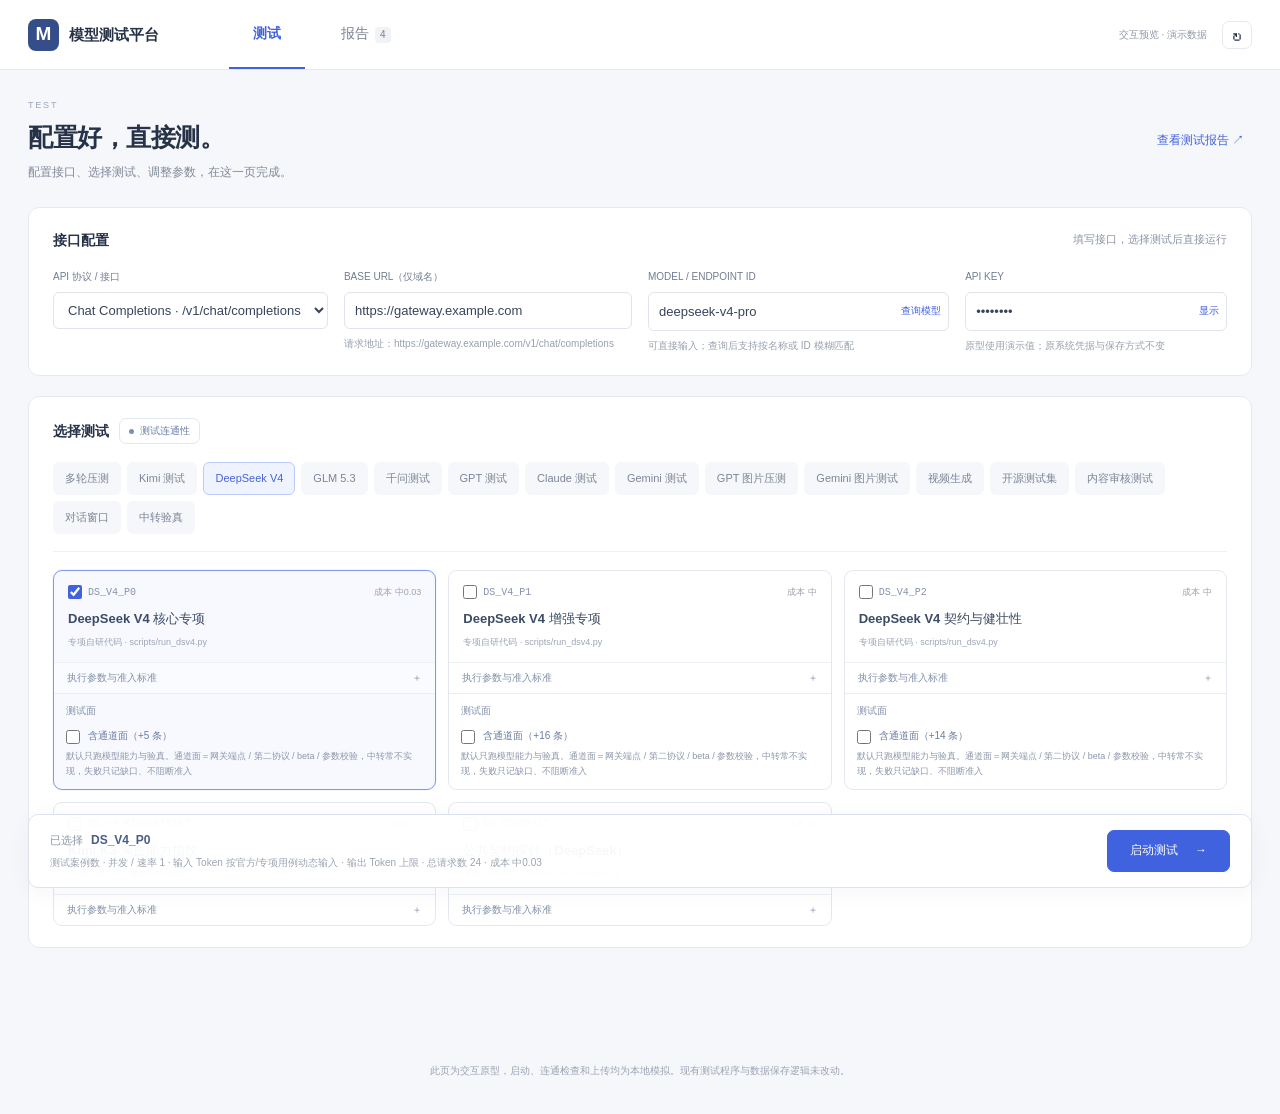
<file: web/static/ui-prototype.html>
<!doctype html><html lang="zh-CN"><head><meta charset="utf-8"><meta name="viewport" content="width=device-width,initial-scale=1"><title>模型测试平台 · 简洁双页原型</title><style>:root{--ink:#263248;--muted:#7b8494;--line:#e6e9ef;--bg:#f6f7fa;--blue:#4162df;--blue-soft:#eef2ff;--green:#2f886a;--red:#c06557;--cyan:#4162df;--text:#263248;font:13px/1.6 -apple-system,BlinkMacSystemFont,'PingFang SC','Microsoft YaHei',sans-serif;color:var(--ink)}*{box-sizing:border-box}body{margin:0;background:var(--bg)}h1,h2,h3,p{margin:0}button,input,select,textarea{font:inherit}button{cursor:pointer}button:disabled{opacity:.42;cursor:not-allowed}button,a{color:inherit}button{transition:background .15s,border-color .15s}button:focus-visible,a:focus-visible,input:focus-visible,select:focus-visible,summary:focus-visible{outline:3px solid #a8b9ff;outline-offset:2px}[hidden]{display:none!important}button{border:1px solid var(--line);border-radius:7px;background:white;padding:7px 12px;font-size:12px}button:hover:not(:disabled){background:#f0f3fc;border-color:#bdc9f1}.button{display:inline-flex;align-items:center;gap:7px;text-decoration:none;padding:8px 14px;border:1px solid var(--line);border-radius:7px;background:white;font-size:12px}.text-btn,.link-btn{border:0;background:transparent;color:var(--blue);font-size:12px;padding:5px 8px;text-decoration:none}.danger{color:var(--red)}.topbar{position:sticky;top:0;height:70px;display:flex;align-items:center;padding:0 max(28px,calc((100vw - 1240px)/2));gap:70px;background:#fff;border-bottom:1px solid var(--line);z-index:30}.brand{display:flex;align-items:center;gap:10px;text-decoration:none;white-space:nowrap}.brand-mark{display:grid;place-items:center;width:31px;height:32px;background:#354d89;color:white;border-radius:8px;font-size:19px;font-weight:600}.brand b{font-size:15px;font-weight:600}.topbar nav{height:100%;display:flex;gap:12px}.topbar nav button{height:100%;padding:0 24px;border:0;border-radius:0;border-bottom:2px solid transparent;background:none;color:#7a8393;font-size:14px}.topbar nav button.active{border-bottom-color:var(--blue);color:var(--blue);font-weight:600}.topbar nav span{font-size:10px;display:inline-block;margin-left:6px;padding:0 5px;background:#f0f2f7;border-radius:4px}.top-actions{display:flex;align-items:center;gap:15px;margin-left:auto}.service{font-size:10px;color:#9098a5}.icon-btn{font-size:20px;line-height:20px;width:30px;padding:3px}.eyebrow{font-size:9px;letter-spacing:1.8px;color:#9ca5b7;display:block;margin-bottom:5px}main{max-width:1296px;padding:28px;margin:auto}.page-title{display:flex;align-items:center;justify-content:space-between;margin:0 0 24px;gap:16px}.page-title h1{font-size:25px;letter-spacing:-.5px;font-weight:600}.page-title p{font-size:12px;color:#81899a;margin-top:6px}.box{border:1px solid var(--line);border-radius:11px;background:#fff;margin-bottom:20px;padding:21px 24px}.box-head{display:flex;align-items:center;justify-content:space-between;margin-bottom:18px}.box-head h2{font-size:14px;font-weight:600}.box-head>span{font-size:11px;color:#8b94a5}.connection-fields{display:grid;grid-template-columns:1.05fr 1.1fr 1.15fr 1fr;gap:0 16px}.protocol-picker,.field-grid{display:contents}.connection-fields label{min-width:0}.connection-fields #protocolDescription{grid-column:1/-1;order:9;font-size:10px;color:#8f98a8;margin-top:6px;display:none}.connection-fields label>span,.video-field>span{display:block;font-size:10px;color:#717d92;font-weight:500;margin-bottom:7px}.connection-fields input,.connection-fields select{height:37px}.connection-fields #customPathField{grid-column:1/-1;order:7;margin-top:12px}.field-hint{display:block;color:#98a0ae;font-size:10px;line-height:1.7;margin-top:6px;overflow-wrap:anywhere}input:not([type=checkbox]):not([type=file]),select,textarea{border:1px solid #dfe4ed;background:#fff;color:#38445b;border-radius:6px;padding:8px 10px;width:100%;min-width:0}input::placeholder,textarea::placeholder{color:#aab1bd}input[type=checkbox]{accent-color:var(--blue);width:14px;height:14px;vertical-align:middle}input:disabled,select:disabled{background:#f6f7fa;color:#9299a5}.secret-masked{-webkit-text-security:disc}.input-wrap,.model-row{display:flex;align-items:center;gap:0;border:1px solid #dfe4ed;border-radius:6px;overflow:hidden}.input-wrap input,.model-row input{border:0!important}.input-wrap button,.model-row button{border:0;border-radius:0;font-size:10px;white-space:nowrap;color:var(--blue);padding:7px}.model-combobox{position:relative}.model-suggestions{display:none;position:absolute;z-index:20;top:43px;left:0;width:100%;max-height:220px;overflow:auto;background:#fff;border:1px solid var(--line);box-shadow:0 10px 30px #243a621a;border-radius:8px;padding:6px}.model-suggestions.show{display:block}.model-suggestions button{width:100%;display:flex;justify-content:space-between;gap:7px;text-align:left;border:0}.model-suggestions b{font-size:11px;overflow-wrap:anywhere}.model-suggestions small{font-size:9px;color:#8b94a5}.section-heading{display:flex;justify-content:space-between;align-items:center;gap:16px;margin-bottom:18px}.section-heading>div:first-child{display:flex;gap:10px;align-items:center}.section-heading h2{font-size:14px;font-weight:600}.step{display:none}.connectivity-btn{font-size:10px;padding:4px 9px;color:#6a7fa9;border-color:#e0e7f5}.connectivity-btn i{display:inline-block;width:5px;height:5px;border-radius:50%;background:#7990bf;margin-right:6px}.mode-toggle{display:flex;align-items:center;gap:5px;font-size:11px;color:#7c8799}.connectivity-result{display:none;padding:9px 12px;border-radius:6px;background:#f1f6ff;font-size:11px;margin:0 0 15px}.connectivity-result.show{display:block}.connectivity-result.success{color:#3d8b6b;background:#eff8f3}.connectivity-result.error{color:#b26457;background:#fff3f0}.test-kind-tabs{display:flex;flex-wrap:wrap;gap:6px;padding-bottom:17px;border-bottom:1px solid #edf0f5;margin-bottom:18px}.kind-tab{padding:6px 11px;border-color:transparent;background:#f6f7fa;color:#7b8597;border-radius:6px}.kind-tab b{font-size:11px;font-weight:500}.kind-tab small{display:none}.kind-tab.active{border-color:#bdcbfb;background:#eff3ff;color:#4564d6}.kind-tab.extra{display:block}.kind-tabs-toggle{display:none}.case-grid{display:grid;grid-template-columns:repeat(3,minmax(0,1fr));gap:12px}.case-item{border:1px solid #e3e7ef;border-radius:9px;overflow:hidden;min-width:0;display:flex;flex-direction:column}.case-item.selected{border-color:#8199ed;background:#f7f9ff;box-shadow:0 0 0 1px #8199ed15}.case-card{display:block;background:transparent;border:0;border-radius:0;padding:13px 14px;text-align:left;position:relative;flex:1}.case-card.selected{background:transparent}.case-head{display:flex;align-items:center;gap:6px}.case-check-wrap{height:16px;display:inline-flex;align-items:center}.case-check{margin:0}.case-checkmark{display:none}.case-id{font:10px ui-monospace,SFMono-Regular,monospace;color:#8591ab;overflow:hidden;text-overflow:ellipsis;white-space:nowrap}.cost{font-size:9px;color:#9ba2ad;margin-left:auto;white-space:nowrap}.case-title{font-size:13px;line-height:1.65;margin:8px 0 5px;color:#3d4c66;font-weight:550}.case-source{font-size:9px;color:#9ca5b4;overflow:hidden;text-overflow:ellipsis;white-space:nowrap}.case-card:disabled{opacity:.48}.case-extra{border-top:1px solid #edf0f7;background:#ffffff55;padding:7px 13px;font-size:10px;color:#8290a8}.case-extra summary{cursor:pointer;list-style:none}.case-extra summary:after{content:'＋';float:right}.case-extra[open] summary:after{content:'−'}.case-extra-body{font-size:10px;line-height:1.8}.case-facts{margin:10px 0}.case-facts>div{display:grid;grid-template-columns:75px 1fr;gap:6px}.case-facts dt{color:#8c96a7}.case-facts dd{margin:0;color:#52617c;overflow-wrap:anywhere}.admission-standard strong{color:#6b7f9d;font-size:10px}.case-scope-picker{padding:9px 12px;border-top:1px solid #e9edf5;font-size:10px}.case-scope-picker>span{display:block;color:#8290a6;margin-bottom:6px}.case-scope-picker select{font-size:10px;padding:5px}.case-face-picker{display:grid;grid-template-columns:15px 1fr;gap:3px 7px}.case-face-picker>span,.case-face-picker small{grid-column:1/-1}.case-face-picker input{margin:2px 0}.case-face-label{font-weight:500;color:#697d9d}.case-face-picker small,.case-model-hint{font-size:9px;color:#8b96aa;line-height:1.7}.case-model-list{max-height:170px;overflow:auto;border:1px solid var(--line);border-radius:6px;padding:5px}.case-model-option{display:flex;align-items:center;gap:6px;padding:5px;cursor:pointer;overflow-wrap:anywhere;font-size:10px}.case-model-option:has(input:checked){background:#eff3ff}.case-model-hint{display:block;margin-top:5px}.panel-inline{display:flex;gap:16px;align-items:center;padding:15px 17px;background:#f8f9fc;border:1px solid #e9edf4;border-radius:8px;margin-top:17px;flex-wrap:wrap}.panel-inline>div:first-child{margin-right:auto;min-width:160px;flex:1}.panel-inline>div>span{font-size:12px;font-weight:550}.panel-inline label{font-size:10px;color:#7b889f;display:flex;align-items:center;gap:7px}.panel-inline label input:not([type=checkbox]){width:85px}.panel-inline small{display:block;font-size:10px;color:#8b96a9;line-height:1.8;flex-basis:100%}.panel-inline .custom-toggle{color:#65738d;font-size:11px}.panel-inline button{font-size:10px;background:transparent;border-color:#dce3ee}.image-config label{flex-direction:column;align-items:flex-start}.image-config select{font-size:11px;min-width:130px}.image-config select[multiple]{height:90px}.image-config option{padding:3px}.field-notes{font-size:10px;color:#8794ab;line-height:1.8;margin-top:5px}.field-notes summary{cursor:pointer}.field-notes small{display:block;max-width:850px;margin-top:8px;font-weight:400}.video-config,.chat-panel{border-top:1px solid var(--line);margin-top:20px;padding-top:18px}.video-head,.chat-head{margin-bottom:15px;font-size:13px;font-weight:550}.video-grid{display:grid;grid-template-columns:repeat(3,1fr);gap:12px;margin-top:14px}.video-grid label,.video-sources,.video-switches{font-size:10px;color:#76849a}.video-grid select{margin-top:5px}.video-sources{display:grid;grid-template-columns:1fr 1fr;gap:14px;margin-top:15px}.video-source-label{display:block;font-size:11px;margin-bottom:8px}.video-source-hint,.video-mode-hint{display:block;font-size:10px;color:#8b96a9;line-height:1.8;margin-top:7px}.video-file-row{display:flex;gap:6px;align-items:center}.video-file-row input{min-width:0;max-width:100%;font-size:10px}.video-switches{display:flex;gap:15px;flex-wrap:wrap;margin-top:15px}.video-switches small{flex-basis:100%}.chat-field{display:block;font-size:11px;color:#7d8ba2;margin-bottom:13px}.chat-field span{display:block;margin-bottom:6px}.chat-actions{display:flex;align-items:center;gap:12px;flex-wrap:wrap}.chat-actions label{font-size:10px;display:flex;align-items:center;gap:6px;color:#8390a5}.chat-actions input{max-width:100px}.chat-result{display:none;margin-top:15px;padding:16px;border:1px solid var(--line);border-radius:8px;background:#fafbfe}.chat-result.show{display:block}.chat-result.raw{white-space:pre-wrap;font:11px/1.8 monospace}.chat-status{color:#8b96a8;font-size:11px;margin-top:10px}.launch-footer{position:sticky;bottom:12px;z-index:10;display:flex;justify-content:space-between;align-items:center;gap:20px;border:1px solid #dce2ee;border-radius:10px;background:#fffffff5;box-shadow:0 4px 24px #152f6b0b;padding:15px 21px;margin-top:18px}.selection{min-width:0}.selection>span{font-size:11px;color:#8c96a7;margin-right:8px}.selection strong{font-size:12px;color:#4a5e83;font-weight:550;overflow-wrap:anywhere}.selection small{display:block;font-size:10px;color:#9ba4b2;max-width:900px;overflow-wrap:anywhere;line-height:1.8;margin-top:4px}.primary{background:var(--blue);border:1px solid var(--blue);color:#fff;padding:10px 22px;white-space:nowrap;font-weight:500}.primary b{margin-left:17px}.primary:hover:not(:disabled){background:#3454d0;color:#fff}.message{font-size:11px;color:#bd6657;margin:10px 5px}.message:empty{display:none}.footnote{font-size:10px;color:#9aa3b3;text-align:center;line-height:1.8;margin:20px 0 6px}.latest-run{background:#f0f5ff;border:1px solid #d6e1ff;border-radius:8px;padding:12px 17px;margin-top:17px;display:flex;justify-content:space-between;align-items:center;font-size:11px;color:#607cae}.reports-layout{display:grid;grid-template-columns:300px minmax(0,1fr);gap:20px;align-items:start}.history{background:white;border:1px solid var(--line);border-radius:10px;padding:16px 14px}.history .section-heading{display:block;margin-bottom:12px}.history h2{font-size:13px}.history-actions{display:flex;margin-top:10px;gap:4px;align-items:center;justify-content:space-between}.history-actions .link-btn{font-size:10px;padding:3px}.filters{display:flex;gap:4px;flex-wrap:wrap;align-items:center;margin:12px 0;font-size:10px}.filter{font-size:10px;padding:4px 8px;border:0;color:#8691a4;background:#f7f8fb}.filter.active{background:#edf2ff;color:var(--blue)}.filter-divider{flex-basis:100%;height:0}.filter-label{font-size:10px;color:#9aa4b5;padding:3px}.runs-search{font-size:10px}.runs-search>span{display:none}.runs-search input{font-size:11px;margin-bottom:13px}.history table{width:100%;border-collapse:collapse}.history thead{display:none}.history tbody{display:grid;gap:6px}.history tr{display:block;border:1px solid transparent;border-radius:8px;padding:10px 9px}.history tr.active{background:#f2f5ff;border-color:#d9e2ff}.history tr:hover{background:#f7f9fd}.history td{padding:0;display:block}.record-main{display:flex;align-items:flex-start;gap:7px}.record-main input{flex:0 0 12px;margin:4px 0 0}.record-button{padding:0;border:0;background:none;text-align:left;width:100%}.record-button:hover{background:transparent!important;border:0}.record-button strong{display:block;font-size:11px;line-height:1.7;color:#51617e;font-weight:550}.record-button small{display:block;font-size:9px;color:#9ba5b6;overflow-wrap:anywhere;margin-top:3px}.record-meta{display:flex;align-items:center;gap:7px;font-size:10px;margin:9px 0 0 19px}.record-meta .time{margin-left:auto;font-size:9px;color:#9ca5b2}.runs-pagination{display:flex;align-items:center;justify-content:space-between;margin-top:15px;gap:5px;border-top:1px solid var(--line);padding-top:12px;color:#98a1b2;font-size:9px}.runs-pagination>div{display:flex;gap:4px;align-items:center}.runs-pagination .link-btn{font-size:9px;padding:3px}.runs-page-size label{display:none}.runs-page-size select{width:42px;font-size:9px;padding:3px}.report-panel{min-width:0;border:1px solid var(--line);border-radius:10px;background:white;overflow:hidden}.dialog-head{display:flex;align-items:center;justify-content:space-between;gap:14px;padding:20px 24px 13px}.dialog-head h2{font-size:17px;font-weight:600;line-height:1.6}.dialog-head>div>span{display:block;font-size:9px;color:#9ba6b8;letter-spacing:1px;margin-bottom:5px}.report-actions{display:flex;gap:5px}.report-actions button{font-size:10px;white-space:nowrap}.report-more{position:relative}.report-more summary{cursor:pointer;padding:5px 8px;color:#8a97ad;font-size:11px;white-space:nowrap}.report-more-menu{position:absolute;right:0;top:30px;background:#fff;box-shadow:0 8px 30px #293c611a;z-index:20;border:1px solid var(--line);border-radius:7px;width:140px;padding:6px}.report-more-menu button{border:0;display:block;width:100%;text-align:left;font-size:11px}.report-meta{padding:0 24px 17px;display:flex;flex-wrap:wrap;gap:8px 18px;color:#8e9aaf;font-size:10px;overflow-wrap:anywhere}.report-meta code{color:#7688a6;font-size:10px}#reportTabs{display:flex;align-items:center;gap:20px;padding:0 24px;border-bottom:1px solid var(--line);overflow:auto}#reportTabs button{padding:12px 0;border-radius:0;border:0;border-bottom:2px solid transparent;background:transparent;font-size:11px;white-space:nowrap;color:#8b96a9}#reportTabs button.active{color:var(--blue);border-bottom-color:var(--blue)}#dataView{font-size:10px;padding:4px 6px;width:auto;max-width:130px;margin-left:auto;color:#8997af;border:0}.report-body{padding:24px;min-height:500px;line-height:1.8;font-size:12px;color:#63738e;overflow-wrap:anywhere}.verdict-box{border:1px solid #e9ddd0;border-radius:9px;background:#fcf8f2;padding:17px 19px;display:flex;gap:13px;align-items:flex-start;margin-bottom:19px}.verdict-symbol{width:29px;height:29px;display:grid;place-items:center;flex-shrink:0;background:#f3e7d6;border-radius:50%;font-size:16px;color:#af8853}.verdict-box h3{font-size:14px;color:#947341;font-weight:550}.verdict-box p{font-size:11px;color:#9b8a72;margin-top:4px}.verdict-box.pass-box{background:#f3faf6;border-color:#d8eadd}.pass-box .verdict-symbol{background:#e0f0e7;color:#398261}.pass-box h3{color:#398261}.pass-box p{color:#78968a}.report-metrics{display:grid;grid-template-columns:repeat(4,1fr);gap:10px;border:1px solid var(--line);border-radius:8px;padding:15px;margin-bottom:25px}.report-metrics>div{border-right:1px solid #edf0f6;padding:0 10px}.report-metrics>div:last-child{border:0}.report-metrics span{display:block;font-size:10px;color:#92a0b6}.report-metrics b{display:block;font-size:20px;color:#546582;font-weight:550;margin-top:5px}.report-metrics small{font-size:10px;font-weight:400;color:#9da7b9}.section-title{display:flex;justify-content:space-between;align-items:center;margin:22px 0 12px}.section-title h3{font-size:13px;font-weight:550}.section-title small{font-size:10px;color:#9ca6b8}.results-table{overflow:auto;border:1px solid var(--line);border-radius:8px}.results-table table{border-collapse:collapse;width:100%;font-size:11px;white-space:nowrap}.results-table th{background:#f8f9fc;font-size:10px;color:#94a0b4;font-weight:400;text-align:left}.results-table th,.results-table td{padding:10px 12px;border-bottom:1px solid #edf0f5}.results-table tr:last-child td{border:0}.results-table td button{padding:0;font-size:10px;border:0;color:#718bc3;background:none}.results-table tr.detail td{white-space:normal;background:#f8faff;font-size:11px;color:#7d8da9}.badge,.case-badge{display:inline-flex;border-radius:4px;padding:2px 6px;font-size:10px;color:#7e8c9f;background:#f3f5f8;white-space:nowrap}.badge.running,.case-badge.running{color:#547dc3;background:#eef4ff}.badge.completed,.case-badge.passed{color:#598c76;background:#edf6f1}.case-badge.failed{color:#b76e60;background:#fcf0ed}.case-badge.blocked{color:#ad915f;background:#faf5e8}.pass{color:#469374;font-size:11px}.fail{color:#bd7567;font-size:11px}.pending{color:#9aa5b8;font-size:11px}.original-report{margin-top:23px;border-top:1px solid var(--line);padding-top:15px;color:#8593a9}.original-report>summary{font-size:11px;cursor:pointer}.original-report h1{font-size:20px}.original-report h2{font-size:15px;margin-top:20px}.original-report h3{font-size:13px;margin:15px 0}.md-table-wrap{overflow:auto;margin:15px 0;border:1px solid var(--line);border-radius:8px}.md-table-wrap table{width:100%;border-collapse:collapse;font-size:10px;white-space:nowrap}.md-table-wrap th,.md-table-wrap td{padding:8px;border-bottom:1px solid var(--line);text-align:left}.md-table-wrap th{font-weight:400;background:#f7f9fc;color:#8493ae}.md-table-wrap .case-detail-text{white-space:normal;min-width:170px}.batch-suites-hint{white-space:normal;font-size:10px;color:#91a0b6;margin:10px}.suite-row{cursor:pointer}.case-detail{padding:10px}.case-record{font-size:9px}.report-body .code-body,.code-body{white-space:pre-wrap;font:11px/1.85 ui-monospace,SFMono-Regular,monospace;overflow-wrap:anywhere;color:#667d9e}.report-body pre{white-space:pre-wrap;overflow-wrap:anywhere;background:#f6f8fc;border:1px solid #e6ebf4;border-radius:8px;padding:15px;font:11px/1.9 monospace}.report-body a{color:var(--blue)}.report-image-fingerprint{border:1px solid var(--line);padding:15px;margin:15px 0}.report-image-fingerprint dl>div{display:grid;grid-template-columns:90px 1fr}.report-image-fingerprint dd{margin:0}.report-image-fingerprint header{display:flex;gap:10px}.round-detail-table{table-layout:fixed}.report-note{font-size:10px;color:#93a2b7;line-height:1.8;margin-top:18px}.data-note{background:#f5f7fc;border-radius:7px;padding:11px 13px;font-size:11px;color:#8396b5;margin-bottom:18px}.artifact-list{display:grid;gap:10px}.artifact-file{display:flex;align-items:center;justify-content:space-between;border:1px solid var(--line);border-radius:8px;padding:12px 15px;gap:10px}.artifact-file strong{font-size:12px;color:#6c7e9a}.artifact-file small{display:block;font-size:10px;color:#98a6ba}.artifact-file button{font-size:10px;color:#6581b4}.preview-image{width:100%;max-width:430px;border:1px solid var(--line);border-radius:9px;display:block;margin:16px 0}.empty{text-align:center;color:#9aa7bb;padding:40px 12px;font-size:12px}.toast{position:fixed;bottom:28px;left:50%;transform:translate(-50%,12px);opacity:0;pointer-events:none;z-index:100;background:#31415f;color:white;font-size:12px;padding:11px 19px;border-radius:8px;box-shadow:0 8px 25px #20334d22;transition:.2s;max-width:90vw}.toast.show{opacity:1;transform:translate(-50%,0)}.score-chip{display:inline-flex;font-size:10px;background:#edf3ff;color:#5e7fb4;padding:2px 5px;border-radius:4px;gap:4px}.score-chip em{font-style:normal}.gallery-caption{font-size:10px;color:#9aa8bd}.pelican-config{display:flex;gap:12px;flex-wrap:wrap}.pelican-config small{flex-basis:100%}
@media(max-width:1100px){.topbar{gap:35px}.connection-fields{grid-template-columns:1fr 1fr;gap:15px 20px}.case-grid{grid-template-columns:1fr 1fr}.reports-layout{grid-template-columns:255px minmax(0,1fr);gap:15px}.report-body{padding:18px}.dialog-head{padding:18px}.report-meta{padding:0 18px 15px}#reportTabs{padding:0 18px;gap:16px}.report-metrics{padding:12px 5px;gap:5px}.report-metrics>div{padding:0 7px}.history{padding:13px 10px}.case-id{font-size:9px}.selection small{max-width:650px}}
@media(max-width:760px){.topbar{padding:0 18px;gap:15px;height:59px}.topbar nav{gap:2px}.topbar nav button{padding:0 15px;font-size:13px}.brand b{font-size:12px}.brand-mark{width:25px;height:27px;font-size:15px}.service{display:none}main{padding:22px 17px}.page-title h1{font-size:22px}.page-title p{font-size:11px}.box{padding:18px}.box-head>span{display:none}.reports-layout{grid-template-columns:1fr}.history tbody{grid-template-columns:1fr 1fr;max-height:235px;overflow:auto}.history .section-heading{display:flex;margin-bottom:0}.history-actions{margin:0}.history .filters{margin:10px 0}.history .filter-divider{flex-basis:auto;width:1px;height:15px;margin:0 4px;background:var(--line)}.history .runs-search input{margin-bottom:8px}.history .runs-pagination{margin-top:9px;padding-top:9px}.report-metrics{grid-template-columns:repeat(4,1fr)}.report-panel{min-height:400px}.report-body{min-height:300px}.launch-footer{padding:12px 15px;gap:12px;bottom:6px}.selection small{display:none}.primary{padding:9px 16px}.page-title .text-btn{font-size:11px;white-space:nowrap}.footnote{font-size:9px}.video-grid{grid-template-columns:1fr 1fr}.image-config{display:grid;grid-template-columns:1fr 1fr}.image-config>div:first-child{grid-column:1/-1}.image-config select{width:100%;min-width:0}.image-config label{min-width:0}.image-config>div{min-width:0}.panel-inline>div:first-child{min-width:0}.panel-inline small{grid-column:1/-1}.panel-inline label input:not([type=checkbox]){width:85px}}
@media(max-width:480px){.brand b{display:none}.topbar{gap:20px}.topbar nav button{padding:0 18px}.page-title{align-items:flex-start}.page-title p{max-width:245px}.page-title>.text-btn{margin-top:24px;padding-right:0}.connection-fields{grid-template-columns:1fr}.connection-fields #customPathField{order:0}.box{padding:16px;margin-bottom:16px}.case-grid{grid-template-columns:1fr}.kind-tab{padding:5px 8px}.test-kind-tabs{gap:5px}.kind-tab b{font-size:10px}.section-heading{flex-wrap:wrap;gap:9px}.case-title{font-size:12px}.case-source{font-size:9px}.case-head .case-id{font-size:10px}.mode-toggle{font-size:10px}.video-sources{grid-template-columns:1fr}.video-grid{grid-template-columns:1fr 1fr}.launch-footer{align-items:center}.selection strong{font-size:11px}.primary{padding:10px 15px;font-size:11px}.primary b{margin-left:8px}.selection>span{display:none}.history tbody{grid-template-columns:1fr}.history .section-heading h2{font-size:12px}.history .filter-divider{flex-basis:100%;height:0}.report-metrics{grid-template-columns:1fr 1fr;gap:13px}.report-metrics>div:nth-child(2){border:0}.report-metrics b{font-size:19px}.dialog-head{padding:16px;flex-wrap:wrap}.dialog-head h2{font-size:15px}.report-body{padding:16px}.report-meta{padding:0 16px 14px}#reportTabs{padding:0 16px;gap:17px}.report-actions{margin-left:auto}.report-note{font-size:10px}.results-table table{font-size:10px}.latest-run{gap:8px;flex-wrap:wrap}.panel-inline{padding:12px}.panel-inline label{font-size:10px}.page-title .button{font-size:10px;white-space:nowrap}.report-more-menu{width:125px}}
@media(prefers-reduced-motion:reduce){*{scroll-behavior:auto!important;transition:none!important}}
</style></head><body>
<header class="topbar"><a class="brand" href="#test"><span class="brand-mark">M</span><b>模型测试平台</b></a><nav aria-label="主导航"><button id="testNav" class="active" onclick="showPage('test')">测试</button><button id="reportsNav" onclick="showPage('reports')">报告<span id="reportCount">4</span></button></nav><div class="top-actions"><span id="serviceState" class="service">交互预览 · 演示数据</span><button id="refreshBtn" class="icon-btn" title="刷新记录" aria-label="刷新记录">↻</button></div></header>
<main><div id="testPage"><div class="page-title"><div><span class="eyebrow">TEST</span><h1>配置好，直接测。</h1><p>配置接口、选择测试、调整参数，在这一页完成。</p></div><button class="text-btn" onclick="showPage('reports')">查看测试报告 ↗</button></div><form id="runForm" autocomplete="off" data-form-type="other">
        <section class="box connection"><div class="box-head"><h2>接口配置</h2><span>填写接口，选择测试后直接运行</span></div><div class="connection-fields"><div class="protocol-picker">
          <label><span>API 协议 / 接口</span><select id="protocolSelect" required aria-describedby="protocolDescription"><option>正在载入协议…</option></select></label>
          <label id="customPathField" style="display:none"><span>自定义请求路径</span><input id="customPath" type="text" placeholder="例如 /api/v3/contents/generations/tasks" autocomplete="off" autocapitalize="off" spellcheck="false" /><small class="field-hint">填到根前缀即可，操作后缀（如 /chat/completions、/contents/generations/tasks）会自动拼接；填完整路径时系统会自动剥掉已知操作后缀。仅覆盖请求路径，鉴权与报文格式仍按上方所选协议。</small></label>
          <small id="protocolDescription" class="field-hint">请选择实际请求协议</small>
        </div>
        <div class="field-grid">
          <label><span>BASE URL（仅域名）</span><input id="baseUrl" required type="url" placeholder="https://mux.la" autocomplete="url" /><small id="endpointPreview" class="field-hint endpoint-preview">选择协议后自动拼装请求路径</small></label>
          <label><span>MODEL / ENDPOINT ID</span><div class="model-combobox"><div class="model-row"><input id="model" name="model_identifier" required type="text" placeholder="例如 ep-2026xxxx" autocomplete="off" autocapitalize="off" spellcheck="false" role="combobox" aria-autocomplete="list" aria-expanded="false" aria-controls="modelSuggestions" /><button type="button" id="queryModels">查询模型</button></div><div id="modelSuggestions" class="model-suggestions" role="listbox" aria-label="匹配的模型"></div></div><small id="modelHint" class="field-hint">可直接输入；查询后支持按名称或 ID 模糊匹配</small></label>
          <label class="key-field"><span>API KEY</span><div class="input-wrap"><input id="apiKey" name="api_access_token" required type="text" class="secret-masked" placeholder="演示密钥，无需填写真实凭据" autocomplete="off" autocapitalize="off" spellcheck="false" data-lpignore="true" data-1p-ignore="true" data-bwignore="true" data-form-type="other" /><button type="button" id="toggleKey">显示</button></div><small class="field-hint">原型使用演示值；原系统凭据与保存方式不变</small></label>
        </div>

        </div></section><section class="box tests"><div class="section-heading compact"><div><span class="step">02</span><h2>选择测试</h2><button type="button" id="connectivityBtn" class="connectivity-btn"><i></i><span>测试连通性</span></button></div><div class="mode-toggle"><input id="quick" type="checkbox"/><label for="quick">快速验证模式</label></div></div>
        <div id="connectivityResult" class="connectivity-result" aria-live="polite"></div>
        <div class="test-kind-tabs collapsed" id="kindTabs"><button type="button" class="kind-tab active" data-kind="load"><b>多轮压测</b><small>并发、延迟、吞吐和容量</small></button><button type="button" class="kind-tab" data-kind="kvv"><b>Kimi 测试</b><small>官方 KVV 验真 + K3 临时案例集</small></button><button type="button" class="kind-tab" data-kind="deepseek"><b>DeepSeek V4</b><small>Pro / Flash 专属能力验真</small></button><button type="button" class="kind-tab" data-kind="glm"><b>GLM 5.3</b><small>思考、结构化输出、Agent 能力与满血指纹</small></button><button type="button" class="kind-tab" data-kind="qwen"><b>千问测试</b><small>Qwen 3.6 / 3.7 / 3.8 · 混合思考（enable_thinking / thinking_budget）· 工具调用 · 档位指纹 · 图像理解</small></button><button type="button" class="kind-tab" data-kind="gpt"><b>GPT 测试</b><small>GPT-5.6 / GPT-6.1 · Responses API · 推理 · 工具与指纹验真</small></button><button type="button" class="kind-tab" data-kind="fable"><b>Claude 测试</b><small>Messages API · Fable 5 / Opus 5 / Sonnet 5 / Haiku 4.5 / Sonnet 4.6 · 计费探针</small></button><button type="button" class="kind-tab" data-kind="gemini"><b>Gemini 测试</b><small>原生 generateContent · Gemini 3.8 Flash / 3.1 Pro · 思考档位 · 多模态 · 工具与指纹验真</small></button><button type="button" class="kind-tab" data-kind="gpt-image"><b>GPT 图片压测</b><small>gpt-image-2 · gpt-image-2.5</small></button><button type="button" class="kind-tab" data-kind="gemini-image"><b>Gemini 图片测试</b><small>Gemini 3.x 图像生成 / 编辑</small></button><button type="button" class="kind-tab" data-kind="seedance"><b>视频生成</b><small>Seedance · 生成方式（文生 / 参考图 / 参考视频 / 两者都带）· 分辨率与时长 · 原生音频与水印</small></button><button type="button" class="kind-tab" data-kind="open-source"><b>开源测试集</b><small>ArXivMath · DeepSWE · SWE-Atlas TW · SWE-Atlas RF · Legal Agent Benchmark</small></button><button type="button" class="kind-tab" data-kind="moderation"><b>内容审核测试</b><small>关键词边界与虚拟伴侣场景</small></button><button type="button" class="kind-tab" data-kind="chat"><b>对话窗口</b><small>自由输入一条消息 · 完整响应原样返回并归档</small></button><button type="button" class="kind-tab" data-kind="forensics"><b>中转验真</b><small>隐式身份指纹 · 图像内容理解 · 错误信封泄露（跨模型取证）</small></button><button type="button" id="kindTabsToggle" class="kind-tabs-toggle" aria-expanded="false">展开更多场景 ▾</button></div>
        <div id="caseGrid" class="case-grid"><div class="loading">正在载入测试场景…</div></div>
        <div class="image-config panel-inline" id="gptVariantConfig" style="display:none">
          <div><span>GPT 档位</span><details class="field-notes"><summary>说明</summary><small>三个档位的契约互不相同：GPT-6.1 与 GPT-6 Astra 已移除 none/minimal、工具面只在 Responses API；GPT-6 Sol / Luna 支持 none，且 Chat 函数调用仅在 effort=none 下可用。切换档位后下方用例列表与判定口径随之切换，档位相关判据按被测模型自动解析；MODEL 输入框填入默认 ID，可手动覆盖为网关别名。</small></details></div>
          <label>档位组<select id="gptVariantSelect" aria-label="GPT 档位组选择"><option value="gpt5.6">GPT-5.6</option><option value="gpt6.1">GPT-6.1</option><option value="gpt6">GPT-6 家族</option></select></label>
          <label>具体模型<select id="gptModelSelect" aria-label="GPT 具体模型选择"></select></label>
          <div class="pelican-config" id="gptPelicanConfig" style="display:none">
            <label>请求轮数<input id="gptRequests" type="number" min="1" max="200" step="1" value="1" /></label>
            <label>并发数<input id="gptConcurrency" type="number" min="1" max="32" step="1" value="1" /></label>
            <small>仅对已选中的「鹈鹕骑车 SVG 生成」生效：同一句提示词重复执行 N 轮（并发同时发出），逐轮产物落盘到同一结果目录——pelican.html 是各轮渲染视图的总览页，各轮原始 SVG 为 pelican-&lt;轮次&gt;.svg。判据跨轮一致：只要有一轮拿到 200 却没产出完整 SVG 就判失败。</small>
          </div>
        </div>
        <div class="image-config panel-inline" id="claudeVariantConfig" style="display:none">
          <div><span>Claude 模型</span><details class="field-notes"><summary>说明</summary><small>切换模型后，下方用例列表会切换为该模型对应用例；MODEL 输入框会填入该模型的默认 ID，可手动覆盖为网关别名。</small></details></div>
          <label>模型<select id="claudeVariantSelect" aria-label="Claude 模型选择"><option value="fable5">Fable 5 · claude-fable-5</option><option value="opus5">Opus 5 · claude-opus-5</option><option value="sonnet5">Sonnet 5 · claude-sonnet-5</option><option value="haiku45">Haiku 4.5 · claude-haiku-4-5</option><option value="sonnet46">Sonnet 4.6 · claude-sonnet-4-6</option></select></label>
        </div>
        <div class="image-config panel-inline" id="geminiVariantConfig" style="display:none">
          <div><span>Gemini 模型</span><details class="field-notes"><summary>说明</summary><small>Gemini 3.x 用 <code>thinkingConfig.thinkingLevel</code> 取代数值型 <code>thinkingBudget</code>：3.8 Flash 为 LOW/MEDIUM/HIGH（默认 MEDIUM，<b>不含</b> MINIMAL，且不接受 <code>frequency_penalty</code> / <code>presence_penalty</code> / <code>candidate_count</code>）；3.1 Pro 默认 HIGH 且支持 <code>candidate_count</code>。切换模型后下方用例列表与判定口径随之切换，档位相关判据按被测模型自动解析；MODEL 输入框会填入该模型默认 ID，可手动覆盖为网关别名。</small></details></div>
          <label>模型<select id="geminiModelSelect" aria-label="Gemini 模型选择"></select></label>
        </div>
        <div class="image-config panel-inline" id="qwenModelConfig" style="display:none">
          <div><span>千问模型</span><details class="field-notes"><summary>说明</summary><small>Qwen 3.6 / 3.7 / 3.8 系列是混合思考模型（默认开启思考）：下方用例共用同一批，档位相关判据按被测型号由后端矩阵解析。视觉卡片只对有图像输入的型号有意义，纯文本档位被接口拒绝时记「未验证」而不是失败。<b>切换模型</b>只改 MODEL 输入框的默认值，不改用例列表；MODEL 可手动覆盖为网关别名。</small></details></div>
          <label>模型<select id="qwenModelSelect" aria-label="千问模型选择"></select></label>
        </div>
        <div class="image-config panel-inline" id="imageConfig" style="display:none">
          <div><span>图片随机参数</span><details class="field-notes"><summary>说明</summary><small>下方多选项会在每个请求中随机抽取；未选项不会出现在本轮压测。</small></details></div>
          <label>QUALITY<select id="imageQuality" multiple aria-label="图片质量"></select></label>
          <label>MODEL<select id="imageModels" multiple aria-label="图片模型"></select></label>
          <label>SIZE<select id="imageSizes" multiple aria-label="图片尺寸"></select></label>
          <div class="image-aspect-field">
            <label class="custom-toggle"><input id="imageAspectEnabled" type="checkbox"><span>启用 aspect_ratio</span></label>
            <select id="imageAspectRatio" aria-label="图片画面比例 aspect_ratio" disabled></select>
          </div>
        </div>
        <div class="image-config panel-inline" id="geminiImageConfig" style="display:none">
          <div><span>Gemini 图像随机参数</span><details class="field-notes"><summary>说明</summary><small>下方多选项会在每个请求中随机抽取；未选项不会出现在本轮测试。强度 = 分辨率档位（imageSize），尺寸 = 画面比例（aspectRatio），生成数量 = 单次候选张数（candidateCount）。</small></details></div>
          <label>强度<select id="geminiQuality" multiple aria-label="Gemini 图像强度（分辨率）"></select></label>
          <label>MODEL<select id="geminiModels" multiple aria-label="Gemini 图像模型"></select></label>
          <label>尺寸<select id="geminiAspects" multiple aria-label="Gemini 画面比例"></select></label>
          <label>生成数量<select id="geminiCounts" multiple aria-label="Gemini 每次生成张数"></select></label>
        </div>
        <div class="chat-panel image-prompt-config" id="imagePromptConfig" style="display:none">
          <div class="chat-head"><span>图片生成提示词</span><details class="field-notes"><summary>参数说明与判定规则</summary><small>填写后，每次生成都使用这段提示词；留空则随机使用默认提示词。</small></details></div>
          <label class="chat-field"><span>图片提示词（可选）</span><textarea id="imagePrompt" rows="4" placeholder="例如：一只橘猫坐在窗边，柔和的晨光，写实摄影风格"></textarea></label>
        </div>
        <div class="video-config" id="seedanceConfig" style="display:none">
          <div class="video-head"><span>Seedance 视频生成参数</span><details class="field-notes"><summary>参数说明与判定规则</summary><small>先选<strong>生成方式</strong>（仅文生视频 / 带参考图 / 带参考视频 / 两者都带），面板只展示该方式用得到的参数。走火山方舟异步任务面：先提交任务拿 task id，再轮询到终态（queued → running → succeeded / failed）；成功后视频下载归档，报告里给出可直接打开的链接。参考视频只有<strong>视频地址</strong>会随任务提交（该接口只接受 URL），本地上传的视频文件仅归档留痕。参数取值域由后端下发、前端只做一次预校验，服务端仍会二次校验；提示词逐字发送，不追加任何系统提示。<strong>注意</strong>：分辨率只支持 720p / 1080p / 4k（480p 属 1.0 系列，2.0/2.5 会被上游以「请求参数校验失败」拒绝），且该网关把参数校验放在异步执行阶段——档位写错不会在提交时报错，而是整条任务跑完才失败。</small></details></div>
          <label class="video-field"><span>提示词（必填）</span><textarea id="seedancePrompt" rows="4" placeholder="例如：镜头缓慢推进，一只白鹭在清晨的浅滩上展翅起飞，光线柔和，电影质感"></textarea></label>
          <div class="video-grid">
            <label title="决定这批请求带不带图片 / 参考视频；未启用的输入不会进入请求体">生成方式<select id="seedanceMode" aria-label="视频生成方式"></select></label>
            <label>分辨率<select id="seedanceResolution" aria-label="视频分辨率"></select></label>
            <label>画面比例<select id="seedanceRatio" aria-label="视频画面比例"></select></label>
            <label>时长（秒，2.0≤15 / 2.5≤30）<input id="seedanceDuration" type="number" min="4" max="30" step="1" value="5" /></label>
            <label id="seedanceImageRoleRow" title="单图只支持 first_frame / reference_image（首尾帧需要两张图，当前输入面只提供一张）">图片位置<select id="seedanceImageRole" aria-label="上传图片在视频中的位置"></select></label>
            <label id="seedanceVideoRoleRow">视频位置<select id="seedanceVideoRole" aria-label="参考视频在生成中的角色"></select></label>
          </div>
          <small id="seedanceModeHint" class="video-mode-hint"></small>
          <div class="video-sources" id="seedanceSources">
            <div class="video-source seedance-image-source">
              <span class="video-source-label">上传图片（可选）</span>
              <div class="video-file-row">
                <input id="seedanceImageFile" type="file" accept="image/png,image/jpeg,image/webp,image/gif,image/bmp" />
                <button type="button" id="seedanceImageClear" class="video-clear">清除</button>
              </div>
              <small id="seedanceUploadState" class="video-source-hint">上传与图片地址二选一；两者都填时以上传的图片为准。</small>
            </div>
            <div class="video-source seedance-image-source">
              <span class="video-source-label">图片地址（可选）</span>
              <input id="seedanceImageUrl" type="text" placeholder="https://… 或 data:image/png;base64,…" autocomplete="off" spellcheck="false" />
              <small class="video-source-hint">支持 https 链接或 base64 data URI。</small>
            </div>
            <div class="video-source seedance-video-source">
              <span class="video-source-label">上传参考视频（可选）</span>
              <div class="video-file-row">
                <input id="seedanceVideoFile" type="file" accept="video/mp4,video/webm,video/quicktime,video/x-matroska,video/x-m4v" />
                <button type="button" id="seedanceVideoClear" class="video-clear">清除</button>
              </div>
              <small id="seedanceVideoState" class="video-source-hint">仅归档留痕（复制进结果目录 inputs/ 并记 sha256），不会提交给上游。</small>
            </div>
            <div class="video-source seedance-video-source">
              <span class="video-source-label">视频地址（可选）</span>
              <input id="seedanceVideoUrl" type="text" placeholder="https://…（会随任务提交给上游）" autocomplete="off" spellcheck="false" />
              <small class="video-source-hint">唯一会真正生效的参考视频输入；与本地文件同时填写时以地址为准。</small>
            </div>
          </div>
          <div class="video-switches">
            <label><input id="seedanceAudio" type="checkbox" checked /> <span>生成音频</span></label>
            <label><input id="seedanceWatermark" type="checkbox" /> <span>添加水印</span></label>
            <small class="video-source-hint">生成音频的官方默认是<strong>开启</strong>（关闭后为无声视频）；水印官方默认关闭，开启后为画面右下角标识。两个开关都会以布尔值显式提交。</small>
          </div>
        </div>
        <div class="panel-inline" id="moderationConfig" style="display:none"><label>审核测试并发数<input id="moderationConcurrency" type="number" min="1" max="1000" step="1" value="4"></label><small>流式 / 非流式各占约一半；请求报错时自动指数退避，最多重试 5 次</small></div>
        <div class="chat-panel" id="chatConfig" style="display:none">
          <div class="chat-head"><span>对话窗口</span><details class="field-notes"><summary>参数说明与判定规则</summary><small>把下方内容原样发给所选模型（单次请求），完整响应回显并归档为一条测试记录：请求明细 / 摘要 / 报告 / 原文。判定只看「这次对话是否拿到正文」，不做模型能力判定。</small></details></div>
          <label class="chat-field"><span>系统提示词（可选）</span><textarea id="chatSystem" rows="2" placeholder="留空则只发送下面的用户消息"></textarea></label>
          <label class="chat-field"><span>用户消息</span><textarea id="chatPrompt" rows="6" placeholder="例如：你给我画一个鹈鹕骑自行车的 SVG，直接输出完整 SVG，不要 read，不要调用工具"></textarea></label>
          <div class="chat-actions">
            <label>最大输出 Token<input id="chatMaxTokens" type="number" min="1" max="128000" step="1" value="8192" /></label>
            <label>温度<input id="chatTemperature" type="number" min="0" max="2" step="0.1" placeholder="默认" /></label>
            <button type="button" id="chatSend">发送</button>
            <button type="button" id="chatCopy">复制原文</button>
            <button type="button" id="chatRaw">原文视图</button>
          </div>
          <div id="chatStatus" class="chat-status"></div>
          <div id="chatResult" class="chat-result"></div>
        </div>
        <div class="panel-inline" id="signatureConfig" style="display:none">
          <label>输出预算（max_tokens）<input id="signatureMaxTokens" type="number" min="1" max="64000" step="1" value="16000"></label>
          <small>只对 Protobuf 签名两步校验生效。预算只是上限、不会因此多计费；给太小会让思考吃满上限、正文为零，被契约判成「文本内容为空」。thinking 档位按被测模型自动解析（4.5/4.6 系 enabled，5 系 adaptive+effort），无需手选。</small>
        </div>
        <div class="custom-load panel-inline" id="customLoad">
          <div><label class="custom-toggle"><input id="customEnabled" type="checkbox"><span>启用自定义性能参数</span></label><small>关闭时使用测试项原有默认配置；开启后应用下方参数</small></div>
          <label>发送请求数<input id="customRequests" type="number" min="1" max="100000" step="1"></label>
          <label>并发数<input id="customConcurrency" type="number" min="1" max="1000" step="1"></label>
          <label id="imageHoldField" style="display:none" title="勾选启用后在设定并发下持续压测该秒数，时间到即停止发送新请求；此时上方「发送请求数」退化为上限保险丝"><span class="custom-toggle"><input id="imageHoldEnabled" type="checkbox"><span>压测持续时长</span></span><input id="imageHoldSeconds" type="number" min="1" step="1" value="60" disabled aria-label="压测持续时长（秒）"></label>
          <button type="button" id="resetCustom">恢复默认</button>
        </div>

        </section><div class="launch-footer">
          <div class="selection"><span>已选择</span><strong id="selectedName">请选择测试</strong><small id="selectedMeta">—</small></div>
          <button id="submitBtn" class="primary" type="submit"><span>启动测试</span><b>→</b></button>
        </div>
        <p id="formMessage" class="message" aria-live="polite"></p>
      </form><div id="latestRun" class="latest-run" hidden aria-live="polite"></div><div class="footnote">此页为交互原型，启动、连通检查和上传均为本地模拟。现有测试程序与数据保存逻辑未改动。</div></div>
<div id="reportsPage" hidden><div class="page-title"><div><span class="eyebrow">REPORTS</span><h1>结果清楚，证据完整。</h1><p>选一条记录查看结论；原始指标、请求与产物都在同一页。</p></div><button class="button" onclick="showPage('test')">← 返回测试</button></div><div class="reports-layout"><section class="history">
      <div class="section-heading"><div><h2>测试记录</h2></div><div class="history-actions"><button type="button" id="selectAllDownloads" class="link-btn">全选本页可下载</button><button type="button" id="downloadSelected" class="link-btn" disabled>下载选中（0）</button></div></div>
      <div class="filters"><button class="filter active" data-filter="all">全部</button><button class="filter" data-filter="running">执行中</button><button class="filter" data-filter="completed">已完成</button><button class="filter" data-filter="failed">异常</button><span class="filter-divider"></span><span class="filter-label">结论</span><button class="filter cfilter active" data-conclusion="all">全部</button><button class="filter cfilter" data-conclusion="pass">通过</button><button class="filter cfilter" data-conclusion="fail">未通过</button><button class="filter cfilter" data-conclusion="pending">待判定</button></div>
      <label class="runs-search"><span>搜索记录</span><input id="runsSearch" type="search" placeholder="测试名称、记录 ID、模型、接口地址或创建时间" autocomplete="off" /></label>
      <div class="table-wrap panel"><table><thead><tr><th class="select-col">选择</th><th>测试 / 创建时间</th><th>模型与地址</th><th>状态</th><th>结论</th><th>耗时</th><th>产物</th></tr></thead><tbody id="runRows"><tr><td colspan="7" class="empty">暂无测试记录</td></tr></tbody></table></div>
      <nav class="runs-pagination" aria-label="测试记录分页"><div class="runs-page-size"><span id="runsPageInfo">0 条记录</span><label for="runsPageSize">每页</label><select id="runsPageSize" aria-label="每页显示条数"><option value="5">5</option><option value="10">10</option><option value="20" selected>20</option><option value="50">50</option></select></div><div><button type="button" class="link-btn" id="runsPrev" disabled>上一页</button><button type="button" class="link-btn" id="runsNext" disabled>下一页</button></div></nav>
    </section><section class="report-panel"><div id="reportDialog"><div class="dialog-head"><div><span id="dialogEyebrow">测试报告</span><h2 id="dialogTitle">选择一条测试记录</h2></div><button id="closeDialog" hidden>关闭</button><div id="reportActions"></div></div><div id="reportMeta"></div><nav id="reportTabs" aria-label="报告内容"></nav><div id="reportBody" class="report-body"><div class="empty">在左侧选择一条记录，查看报告与原始证据。</div></div></div></section></div><div class="footnote">所有结果均为演示。原有报告、请求、日志、图片、视频和归档结构保持不变。</div></div></main><div id="toast" class="toast" role="status"></div>
<script>// Frozen case definitions and original form runtime, isolated from production I/O.
const prototypeCases=[{"id": "T0", "test_kind": "load", "title": "冒烟测试", "description": "", "duration": "约2分钟", "cost": "低", "protocols": ["openai", "openai_responses", "openai_images", "anthropic", "gemini", "gemini_images", "volcengine", "seedance", "qianfan", "qwen"], "concurrency": 2, "concurrency_text": "2", "requests": 10, "max_requests": 20, "request_text": "成功目标 10；最多尝试 20", "input_tokens": "约 7K（7200–7900）", "output_tokens": "4096", "warmup": null, "steady": null, "workload_profile": "混合业务：问答 / 总结 / 代码 / JSON / 多轮对话；思考档位 low（与前置连通性探针同口径）", "admission": "前置连通性通过，且正式段恰好 10/10 请求成功。", "manual_parameters": false}, {"id": "RANDOM_LOAD", "test_kind": "load", "title": "1K–20K 随机输入压测", "description": "逐请求随机生成合成业务输入，所有请求共享同一并发池。", "duration": "按请求完成时间", "cost": "按输入规模", "protocols": ["openai", "openai_responses", "openai_images", "anthropic", "gemini", "gemini_images", "volcengine", "seedance", "qianfan", "qwen"], "concurrency": 10, "concurrency_text": "手动输入（默认 10）", "requests": 100, "max_requests": 100, "request_text": "手动输入（默认 100）", "input_tokens": "每个请求随机 1,000–20,000", "output_tokens": "4096", "warmup": null, "steady": null, "workload_profile": "混合业务：问答 / 总结 / 代码 / JSON / 多轮对话；思考档位 low（与前置连通性探针同口径）", "admission": "严格完成输入的请求数；成功率≥99%；usage 完整率100%；至少95%的实际输入 Token 位于 1000–20000；截断率≤5%。", "manual_parameters": true}, {"id": "B1", "test_kind": "load", "title": "多规格基线", "description": "", "duration": "约2-5分钟", "cost": "中", "protocols": ["openai", "openai_responses", "openai_images", "anthropic", "gemini", "gemini_images", "volcengine", "seedance", "qianfan", "qwen"], "concurrency": 2, "concurrency_text": "2", "requests": 16, "max_requests": 16, "request_text": "成功目标 16；最多尝试 16", "input_tokens": "2K / 8K / 16K / 32K（每档4次）", "output_tokens": "4096", "warmup": null, "steady": null, "workload_profile": "混合业务：问答 / 总结 / 代码 / JSON / 多轮对话；思考档位 low（与前置连通性探针同口径）", "admission": "2K、8K、16K、32K 每档均完成 4 个请求，合计 16 个请求零失败。", "manual_parameters": false}, {"id": "SIMPLE_LOAD", "test_kind": "load", "title": "简单压测", "description": "L1 / L2 / L3 / L4 / L5 合并执行，并追加 O1 固定输出专项。", "duration": "按组合任务执行", "cost": "高", "protocols": ["openai", "openai_responses", "openai_images", "anthropic", "gemini", "gemini_images", "volcengine", "seedance", "qianfan", "qwen"], "concurrency": 30, "concurrency_text": "L1–L5：30；O1：10", "requests": 350, "request_text": "L1–L5 各 50；O1 100；合计 350", "input_tokens": "L1 / L2 / L3 / L4 / L5 全档位 + O1", "warmup": null, "steady": null, "workload_profile": "L1–L5 混合业务 + O1 固定输出专项；思考档位 low（与前置连通性探针同口径）", "admission": "L1、L2、L3、L4、L5、O1 分别按各自准入标准验收，全部通过后组合任务通过。", "fixed_parameters": true}, {"id": "FULL_LOAD", "test_kind": "load", "title": "完整压测", "description": "L1 / L2 / L3 / L4 / L5 合并执行，并追加 O1 固定输出专项。", "duration": "按组合任务执行", "cost": "极高", "protocols": ["openai", "openai_responses", "openai_images", "anthropic", "gemini", "gemini_images", "volcengine", "seedance", "qianfan", "qwen"], "concurrency": 50, "concurrency_text": "L1–L5：50；O1：10", "requests": 1100, "request_text": "L1–L5 各 200；O1 100；合计 1100", "input_tokens": "L1 / L2 / L3 / L4 / L5 全档位 + O1", "warmup": null, "steady": null, "workload_profile": "L1–L5 混合业务 + O1 固定输出专项；思考档位 low（与前置连通性探针同口径）", "admission": "L1、L2、L3、L4、L5、O1 分别按各自准入标准验收，全部通过后组合任务通过。", "fixed_parameters": true}, {"id": "C0", "test_kind": "load", "title": "容量爬坡", "description": "", "duration": "约1.5分钟", "cost": "高", "protocols": ["openai", "openai_responses", "openai_images", "anthropic", "gemini", "gemini_images", "volcengine", "seedance", "qianfan", "qwen"], "concurrency": 1, "concurrency_text": "开放负载（4 RPS / 7 RPS / 10.5 RPS）", "requests": 645, "max_requests": 645, "request_text": "645", "input_tokens": "约 9K（9800–10200）", "output_tokens": "1024", "warmup": null, "steady": "90 秒", "workload_profile": "混合业务：问答 / 总结 / 代码 / JSON / 多轮对话；思考档位 low（与前置连通性探针同口径）", "admission": "每个爬坡阶段发送延迟 P99≤100ms，且后半段在途请求增长≤0.10个/秒，无持续排队。", "manual_parameters": false}, {"id": "C1", "test_kind": "load", "title": "组合容量", "description": "", "duration": "约3分钟+排空", "cost": "极高", "protocols": ["openai", "openai_responses", "openai_images", "anthropic", "gemini", "gemini_images", "volcengine", "seedance", "qianfan", "qwen"], "concurrency": 1, "concurrency_text": "开放负载（10.5 RPS）", "requests": 1890, "max_requests": 1890, "request_text": "1890", "input_tokens": "约 9K（9800–10200）", "output_tokens": "1024", "warmup": null, "steady": "3 分钟", "workload_profile": "混合业务：问答 / 总结 / 代码 / JSON / 多轮对话；思考档位 low（与前置连通性探针同口径）", "admission": "3个完整60秒窗口均满足成功 RPM≥600、成功 TPM≥600万；发送延迟 P99≤100ms，且无持续在途增长。", "manual_parameters": false}, {"id": "KVV_K3_FEATURES", "test_kind": "kvv", "title": "官方 K3 Features（核心）", "description": "46 个流式/非流式检查项：response_format、tokenization、tool_choice；动态工具、Thinking Effort 和 Prompt Token 基线由独立入口执行", "source": "官方 KVV 工具", "executor": "scripts/run_kvv.py（官方 pytest）", "title_badge": "官方 KVV 工具", "duration": "按检查项执行", "cost": "高", "concurrency": 1, "concurrency_text": "1", "requests": 46, "request_text": "46", "input_tokens": "按官方/专项用例动态输入", "warmup": null, "steady": null, "admission": "官方 pytest 所选套件退出码为0、无失败/错误且至少一个测试通过；跳过项单独记录，全跳过不算通过。", "protocols": ["openai", "volcengine"], "model_scope": false, "model_scope_hint": null, "faces": {"available": ["model", "verify", "channel"], "default": ["model", "verify"], "counts": {"model": 1}, "channel_count": 0, "labels": {"model": "模型能力", "verify": "模型验真", "channel": "通道契约"}}}, {"id": "KVV_K3_DYNAMIC_TOOLS", "test_kind": "kvv", "title": "官方 K3 动态工具", "description": "54 个流式/非流式检查项：messages[].tools 动态声明、多轮工具、与全局工具共存、工具选择及非法请求拒绝", "source": "官方 KVV 工具", "executor": "scripts/run_kvv.py（官方 pytest）", "title_badge": "官方 KVV 工具", "duration": "按检查项执行", "cost": "高", "concurrency": 1, "concurrency_text": "1", "requests": 54, "request_text": "54", "input_tokens": "按官方/专项用例动态输入", "warmup": null, "steady": null, "admission": "官方 pytest 所选套件退出码为0、无失败/错误且至少一个测试通过；跳过项单独记录，全跳过不算通过。", "protocols": ["openai", "volcengine"], "model_scope": false, "model_scope_hint": null, "faces": {"available": ["model", "verify", "channel"], "default": ["model", "verify"], "counts": {"model": 1}, "channel_count": 0, "labels": {"model": "模型能力", "verify": "模型验真", "channel": "通道契约"}}}, {"id": "KVV_K3_THINKING_EFFORT", "test_kind": "kvv", "title": "官方 K3 Thinking Effort", "description": "26 个检查项（含官方跳过项）：思考默认行为、thinking.effort 与 reasoning_effort 优先级、推理历史保留和流式推理；单项可能多次请求并按官方标记重试", "source": "官方 KVV 工具", "executor": "scripts/run_kvv.py（官方 pytest）", "title_badge": "官方 KVV 工具", "duration": "按检查项执行", "cost": "高", "concurrency": 1, "concurrency_text": "1", "requests": 26, "request_text": "26", "input_tokens": "按官方/专项用例动态输入", "warmup": null, "steady": null, "admission": "官方 pytest 所选套件退出码为0、无失败/错误且至少一个测试通过；跳过项单独记录，全跳过不算通过。", "protocols": ["openai", "volcengine"], "model_scope": false, "model_scope_hint": null, "faces": {"available": ["model", "verify", "channel"], "default": ["model", "verify"], "counts": {"model": 1}, "channel_count": 0, "labels": {"model": "模型能力", "verify": "模型验真", "channel": "通道契约"}}}, {"id": "KVV_PROMPT_TOKENS", "test_kind": "kvv", "title": "官方 K3 Prompt Token 基线", "description": "55 条流式请求（44 个文本、11 个视觉样本），校验 usage.prompt_tokens 在官方基线至基线+3 范围内；另含 4 个本地边界测试", "source": "官方 KVV 工具", "executor": "scripts/run_kvv.py（官方 pytest）", "title_badge": "官方 KVV 工具", "duration": "按检查项执行", "cost": "高", "concurrency": 1, "concurrency_text": "1", "requests": 55, "request_text": "55", "input_tokens": "按官方/专项用例动态输入", "warmup": null, "steady": null, "admission": "官方 pytest 所选套件退出码为0、无失败/错误且至少一个测试通过；跳过项单独记录，全跳过不算通过。", "protocols": ["openai", "volcengine"], "model_scope": false, "model_scope_hint": null, "faces": {"available": ["model", "verify", "channel"], "default": ["model", "verify"], "counts": {"verify": 1}, "channel_count": 0, "labels": {"model": "模型能力", "verify": "模型验真", "channel": "通道契约"}}}, {"id": "KVV_PARAMS", "test_kind": "kvv", "title": "官方参数约束", "description": "执行官方 tests/params 全部用例；默认按 K3 契约判定（16 条：temperature 正向 1.0、负向 0.6/0.0），KVV_PARAM_CONTRACT=k2 时回到 K2.5 档（18 条）。请求数按上限 18 计", "source": "官方 KVV 工具", "executor": "scripts/run_kvv.py（官方 pytest）", "title_badge": "官方 KVV 工具", "duration": "按检查项执行", "cost": "中", "concurrency": 1, "concurrency_text": "1", "requests": 18, "request_text": "18", "input_tokens": "按官方/专项用例动态输入", "warmup": null, "steady": null, "admission": "官方 pytest 所选套件退出码为0、无失败/错误且至少一个测试通过；跳过项单独记录，全跳过不算通过。", "protocols": ["openai", "volcengine"], "model_scope": false, "model_scope_hint": null, "faces": {"available": ["model", "verify", "channel"], "default": ["model", "verify"], "counts": {"channel": 1}, "channel_count": 1, "labels": {"model": "模型能力", "verify": "模型验真", "channel": "通道契约"}}}, {"id": "KVV_TOOL_SCHEMA", "test_kind": "kvv", "title": "官方 Tool JSON Schema", "description": "直接执行官方 tests/tool_call_json_schema 全部 408 个流式/非流式用例", "source": "官方 KVV 工具", "executor": "scripts/run_kvv.py（官方 pytest）", "title_badge": "官方 KVV 工具", "duration": "按检查项执行", "cost": "极高", "concurrency": 4, "concurrency_text": "4", "requests": 408, "request_text": "408", "input_tokens": "按官方/专项用例动态输入", "warmup": null, "steady": null, "admission": "官方 pytest 所选套件退出码为0、无失败/错误且至少一个测试通过；跳过项单独记录，全跳过不算通过。", "protocols": ["openai", "volcengine"], "model_scope": false, "model_scope_hint": null, "faces": {"available": ["model", "verify", "channel"], "default": ["model", "verify"], "counts": {"channel": 1}, "channel_count": 1, "labels": {"model": "模型能力", "verify": "模型验真", "channel": "通道契约"}}}, {"id": "KVV_CONTRACT", "test_kind": "kvv", "source": "专项自研代码", "executor": "scripts/run_contracts.py", "title_badge": "专项自研代码", "title": "公共契约探针（KVV）", "description": "身份路由、参数错误、SSE、静态工具闭环与 reasoning_effort；不测试 K3 不支持的 Thinking 关闭和动态工具", "duration": "约1分钟", "cost": "中", "concurrency": 1, "concurrency_text": "1", "requests": 5, "request_text": "5", "input_tokens": "按模型专属数据", "warmup": null, "steady": null, "admission": "按对应模型 Profile 验收；不支持的可选能力不纳入该模型用例。", "protocols": ["openai", "volcengine"]}, {"id": "K3_TEMP_SUITE", "test_kind": "kvv", "source": "供应商自测基线标准 0828.md + K3 临时案例集", "executor": "scripts/run_kvv_temp.py", "title": "Kimi-K3 供应商临时自测案例集", "description": "接口兼容性、性能与缓存（同类项已合并）", "duration": "按合并案例执行", "cost": "中", "protocols": ["openai", "volcengine"], "concurrency": 10, "concurrency_text": "按合并案例", "requests": 24, "case_count": 24, "case_count_text": "24 个可选案例（K3 同类项已合并）", "request_text": "68 条原子请求", "input_tokens": "短请求 + 16K/64K/100K/200K + 70K 缓存前缀", "warmup": null, "steady": null, "admission": "K3 要求所选合并案例全部通过。", "display_only": true, "atomic_case_count": 68, "case_options": [{"id": "K3-CONN-001", "name": "非流式基础调用", "category": "基础连通", "priority": "P0", "batch": null, "repetitions": 1, "request_count": 1, "merged": false, "case_ids": ["K3-CONN-001"], "group": "K3 供应商自测基线"}, {"id": "K3-CONN-002", "name": "流式基础调用", "category": "基础连通", "priority": "P0", "batch": null, "repetitions": 1, "request_count": 1, "merged": false, "case_ids": ["K3-CONN-002"], "group": "K3 供应商自测基线"}, {"id": "K3-AUTH-001", "name": "无效认证", "category": "认证与错误", "priority": "P0", "batch": null, "repetitions": 1, "request_count": 1, "merged": false, "case_ids": ["K3-AUTH-001"], "group": "K3 供应商自测基线"}, {"id": "K3-AUTH-002", "name": "限流错误", "category": "认证与错误", "priority": "P0", "batch": null, "repetitions": 1, "request_count": 1, "merged": false, "case_ids": ["K3-AUTH-002"], "group": "K3 供应商自测基线"}, {"id": "K3-ERR-001", "name": "非法参数校验", "category": "认证与错误", "priority": "P0", "batch": null, "repetitions": 1, "request_count": 1, "merged": false, "case_ids": ["K3-ERR-001"], "group": "K3 供应商自测基线"}, {"id": "K3-ERR-002", "name": "非法 messages 类型", "category": "认证与错误", "priority": "P0", "batch": null, "repetitions": 1, "request_count": 1, "merged": false, "case_ids": ["K3-ERR-002"], "group": "K3 供应商自测基线"}, {"id": "K3-THINK-001", "name": "Thinking 官方显式形态", "category": "Thinking 模式", "priority": "P0", "batch": null, "repetitions": 1, "request_count": 1, "merged": false, "case_ids": ["K3-THINK-001"], "group": "K3 供应商自测基线"}, {"id": "K3-THINK-002", "name": "Thinking 不可关闭（观察项）", "category": "Thinking 模式", "priority": "P0", "batch": null, "repetitions": 1, "request_count": 1, "merged": false, "case_ids": ["K3-THINK-002"], "group": "K3 供应商自测基线"}, {"id": "K3-PARAM-001", "name": "采样参数固定值正向", "category": "采样参数", "priority": "P0", "batch": null, "repetitions": 1, "request_count": 1, "merged": false, "case_ids": ["K3-PARAM-001"], "group": "K3 供应商自测基线"}, {"id": "K3-PARAM-002", "name": "采样参数非固定值拒绝", "category": "采样参数", "priority": "P0", "batch": null, "repetitions": 1, "request_count": 1, "merged": false, "case_ids": ["K3-PARAM-002"], "group": "K3 供应商自测基线"}, {"id": "K3-STREAM-001", "name": "SSE chunk 字段完整性", "category": "流式与计量", "priority": "P0", "batch": null, "repetitions": 1, "request_count": 1, "merged": false, "case_ids": ["K3-STREAM-001"], "group": "K3 供应商自测基线"}, {"id": "K3-STREAM-002", "name": "流式 usage 计量", "category": "流式与计量", "priority": "P0", "batch": null, "repetitions": 1, "request_count": 1, "merged": false, "case_ids": ["K3-STREAM-002"], "group": "K3 供应商自测基线"}, {"id": "K3-JSON-001", "name": "JSON mode", "category": "结构化输出", "priority": "P0", "batch": null, "repetitions": 1, "request_count": 1, "merged": false, "case_ids": ["K3-JSON-001"], "group": "K3 供应商自测基线"}, {"id": "K3-JSON-002", "name": "response_format 参数校验", "category": "结构化输出", "priority": "P0", "batch": null, "repetitions": 1, "request_count": 1, "merged": false, "case_ids": ["K3-JSON-002"], "group": "K3 供应商自测基线"}, {"id": "K3-TOOL-001", "name": "单工具调用闭环", "category": "工具调用", "priority": "P0", "batch": null, "repetitions": 1, "request_count": 1, "merged": false, "case_ids": ["K3-TOOL-001"], "group": "K3 供应商自测基线"}, {"id": "K3-TOOL-002", "name": "多工具调用", "category": "工具调用", "priority": "P0", "batch": null, "repetitions": 1, "request_count": 1, "merged": false, "case_ids": ["K3-TOOL-002"], "group": "K3 供应商自测基线"}, {"id": "K3-TOOL-003", "name": "并行工具调用与工具结果回传", "category": "工具调用", "priority": "P0", "batch": null, "repetitions": 1, "request_count": 1, "merged": false, "case_ids": ["K3-TOOL-003"], "group": "K3 供应商自测基线"}, {"id": "K3-OBS-001", "name": "request_id 追踪", "category": "可观测性", "priority": "P0", "batch": null, "repetitions": 1, "request_count": 1, "merged": false, "case_ids": ["K3-OBS-001"], "group": "K3 供应商自测基线"}, {"id": "16K-10", "name": "16K 输入 TTFT", "category": "TTFT", "priority": "P0", "batch": "16K-10", "repetitions": 10, "request_count": 10, "merged": true, "case_ids": ["K3-TTFT-01", "K3-TTFT-02", "K3-TTFT-03", "K3-TTFT-04", "K3-TTFT-05", "K3-TTFT-06", "K3-TTFT-07", "K3-TTFT-08", "K3-TTFT-09", "K3-TTFT-10"], "group": "K3 供应商自测基线"}, {"id": "64K-10", "name": "64K 输入 TTFT", "category": "TTFT", "priority": "P0", "batch": "64K-10", "repetitions": 10, "request_count": 10, "merged": true, "case_ids": ["K3-TTFT-11", "K3-TTFT-12", "K3-TTFT-13", "K3-TTFT-14", "K3-TTFT-15", "K3-TTFT-16", "K3-TTFT-17", "K3-TTFT-18", "K3-TTFT-19", "K3-TTFT-20"], "group": "K3 供应商自测基线"}, {"id": "100K-10", "name": "100K 输入 TTFT", "category": "TTFT", "priority": "P0", "batch": "100K-10", "repetitions": 10, "request_count": 10, "merged": true, "case_ids": ["K3-TTFT-21", "K3-TTFT-22", "K3-TTFT-23", "K3-TTFT-24", "K3-TTFT-25", "K3-TTFT-26", "K3-TTFT-27", "K3-TTFT-28", "K3-TTFT-29", "K3-TTFT-30"], "group": "K3 供应商自测基线"}, {"id": "TPOT-10", "name": "流式生成 TPOT", "category": "TPOT", "priority": "P0", "batch": "TPOT-10", "repetitions": 10, "request_count": 10, "merged": true, "case_ids": ["K3-TPOT-01", "K3-TPOT-02", "K3-TPOT-03", "K3-TPOT-04", "K3-TPOT-05", "K3-TPOT-06", "K3-TPOT-07", "K3-TPOT-08", "K3-TPOT-09", "K3-TPOT-10"], "group": "K3 供应商自测基线"}, {"id": "CACHE-HIT-7", "name": "90% 稳定前缀命中探测", "category": "缓存", "priority": "P0", "batch": "CACHE-HIT-7", "repetitions": 7, "request_count": 7, "merged": true, "case_ids": ["K3-CACHE-HIT-01", "K3-CACHE-HIT-02", "K3-CACHE-HIT-03", "K3-CACHE-HIT-04", "K3-CACHE-HIT-05", "K3-CACHE-HIT-06", "K3-CACHE-HIT-07"], "group": "K3 供应商自测基线"}, {"id": "CACHE-TTL-3", "name": "30 秒 TTL 命中探测", "category": "缓存", "priority": "P0", "batch": "CACHE-TTL-3", "repetitions": 3, "request_count": 3, "merged": true, "case_ids": ["K3-CACHE-TTL-01", "K3-CACHE-TTL-02", "K3-CACHE-TTL-03"], "group": "K3 供应商自测基线"}]}, {"id": "DS_V4_P0", "test_kind": "deepseek", "title": "DeepSeek V4 核心专项", "description": "思考模式、reasoning 回传、工具调用、JSON、缓存、同身份 Session 连续性、user_id 隔离，以及多模态图片输入、模型别名口径、思考强度取值域、max_tokens 边界、鉴权契约与 Files API 闭环", "source": "专项自研代码", "executor": "scripts/run_dsv4.py", "title_badge": "专项自研代码", "duration": "按专项用例执行", "cost": "中0.03", "concurrency": 1, "concurrency_text": "1", "requests": 24, "request_text": "24", "input_tokens": "按官方/专项用例动态输入", "warmup": null, "steady": null, "admission": "所有已评估用例无 failed/error；warning 与 blocked 仅记录，不否决准入。", "protocols": ["openai", "volcengine"], "model_scope": false, "model_scope_hint": null, "faces": {"available": ["model", "verify", "channel"], "default": ["model", "verify"], "counts": {"model": 19, "channel": 5}, "channel_count": 5, "labels": {"model": "模型能力", "verify": "模型验真", "channel": "通道契约"}}}, {"id": "DS_V4_P1", "test_kind": "deepseek", "title": "DeepSeek V4 增强专项", "description": "Strict Tool、Prefix/FIM、Anthropic 映射与 Responses API，以及图片 role 约束、模型列表、stream_options 契约、logprobs、top_p 边界、FIM 模式互斥、Anthropic system/stop/thinking、Responses 流式语义事件与不支持字段忽略、并行工具调用", "source": "专项自研代码", "executor": "scripts/run_dsv4.py", "title_badge": "专项自研代码", "duration": "按专项用例执行", "cost": "中", "concurrency": 1, "concurrency_text": "1", "requests": 18, "request_text": "18", "input_tokens": "按官方/专项用例动态输入", "warmup": null, "steady": null, "admission": "所有已评估用例无 failed/error；warning 与 blocked 仅记录，不否决准入。", "protocols": ["openai", "volcengine"], "model_scope": false, "model_scope_hint": null, "faces": {"available": ["model", "verify", "channel"], "default": ["model", "verify"], "counts": {"channel": 16, "model": 2}, "channel_count": 16, "labels": {"model": "模型能力", "verify": "模型验真", "channel": "通道契约"}}}, {"id": "DS_V4_P2", "test_kind": "deepseek", "title": "DeepSeek V4 契约与健壮性", "description": "Usage、流式结束、Stop、参数边界、非法消息、Tool Choice、Responses 与 Anthropic 基础契约，以及图片 detail 档位、Files 列表检索、账户余额、stop 多序列上限、废弃采样参数、FIM+JSON 互斥、prefix 标志缺失、Anthropic 工具闭环、Responses 工具矩阵", "source": "专项自研代码", "executor": "scripts/run_dsv4.py", "title_badge": "专项自研代码", "duration": "按专项用例执行", "cost": "中", "concurrency": 1, "concurrency_text": "1", "requests": 19, "request_text": "19", "input_tokens": "按官方/专项用例动态输入", "warmup": null, "steady": null, "admission": "所有已评估用例无 failed/error；warning 与 blocked 仅记录，不否决准入。", "protocols": ["openai", "volcengine"], "model_scope": false, "model_scope_hint": null, "faces": {"available": ["model", "verify", "channel"], "default": ["model", "verify"], "counts": {"model": 5, "channel": 14}, "channel_count": 14, "labels": {"model": "模型能力", "verify": "模型验真", "channel": "通道契约"}}}, {"id": "DS_V4_FINGERPRINT", "test_kind": "deepseek", "source": "专项自研代码", "executor": "authenticity.py", "title": "Kimi K3 满血能力指纹", "description": "随机黑盒能力挑战", "duration": "按随机挑战执行", "cost": "中", "concurrency": 1, "concurrency_text": "1", "requests": 6, "request_text": "6（每次随机挑战）", "input_tokens": "随机动态输入", "warmup": null, "steady": null, "admission": "仅表示与目标官方接口行为高度一致；存在 warning 时不能认定满血，不把单个错误直接等同于模型问题。", "protocols": ["openai", "volcengine"]}, {"id": "DS_CONTRACT", "test_kind": "deepseek", "source": "专项自研代码", "executor": "scripts/run_contracts.py", "title_badge": "专项自研代码", "title": "公共契约探针（DeepSeek）", "description": "身份路由、参数错误、SSE、工具闭环与 DeepSeek Thinking 对照", "duration": "约1分钟", "cost": "中", "concurrency": 1, "concurrency_text": "1", "requests": 5, "request_text": "5", "input_tokens": "按模型专属数据", "warmup": null, "steady": null, "admission": "按对应模型 Profile 验收；不支持的可选能力不纳入该模型用例。", "protocols": ["openai", "volcengine"]}, {"id": "GLM_53_CORE", "test_kind": "glm", "title": "GLM 5.3 核心能力", "description": "基础对话、流式输出（必须开启深度思考）、结构化输出、长上下文与 Usage", "source": "专项自研代码", "executor": "scripts/run_glm53.py", "title_badge": "专项自研代码", "duration": "按专项用例执行", "cost": "中", "concurrency": 1, "concurrency_text": "1", "requests": 10, "request_text": "10", "input_tokens": "按官方/专项用例动态输入", "warmup": null, "steady": null, "admission": "所有 GLM 5.3 已评估用例无 failed/error；工具、深度思考和结构化输出按接口实际声明能力判定。", "protocols": ["openai", "volcengine"], "model_scope": false, "model_scope_hint": null, "faces": {"available": ["model", "verify", "channel"], "default": ["model", "verify"], "counts": {"model": 7}, "channel_count": 0, "labels": {"model": "模型能力", "verify": "模型验真", "channel": "通道契约"}}}, {"id": "GLM_53_AGENT", "test_kind": "glm", "title": "GLM 5.3 Agent 能力", "description": "工具调用、tool_choice、工具流式输出、多轮工具链与 Schema", "source": "专项自研代码", "executor": "scripts/run_glm53.py", "title_badge": "专项自研代码", "duration": "按专项用例执行", "cost": "中", "concurrency": 1, "concurrency_text": "1", "requests": 8, "request_text": "8", "input_tokens": "按官方/专项用例动态输入", "warmup": null, "steady": null, "admission": "所有 GLM 5.3 已评估用例无 failed/error；工具、深度思考和结构化输出按接口实际声明能力判定。", "protocols": ["openai", "volcengine"], "model_scope": false, "model_scope_hint": null, "faces": {"available": ["model", "verify", "channel"], "default": ["model", "verify"], "counts": {"model": 3, "channel": 1}, "channel_count": 1, "labels": {"model": "模型能力", "verify": "模型验真", "channel": "通道契约"}}}, {"id": "GLM_53_CACHE", "test_kind": "glm", "title": "GLM 5.3 缓存与 Session 专项", "description": "数学、代码、中文业务三组固定前缀；每组种子请求后执行两次命中探测，并验证同身份多轮 Session 连续性", "source": "专项自研代码", "executor": "scripts/run_glm53.py", "title_badge": "专项自研代码", "duration": "按专项用例执行", "cost": "中", "concurrency": 1, "concurrency_text": "1", "requests": 9, "request_text": "9", "input_tokens": "按官方/专项用例动态输入", "warmup": null, "steady": null, "admission": "3组数据共6次探测均返回缓存usage；平均命中率目标80%，允许±10个百分点（最低70%），单组不得低于50%。", "protocols": ["openai", "volcengine"], "model_scope": false, "model_scope_hint": null, "faces": {"available": ["model", "verify", "channel"], "default": ["model", "verify"], "counts": {"model": 2}, "channel_count": 0, "labels": {"model": "模型能力", "verify": "模型验真", "channel": "通道契约"}}}, {"id": "GLM_53_FINGERPRINT", "test_kind": "glm", "title": "GLM 5.3 满血能力指纹", "description": "通过官方能力字段、错误码、静默忽略和响应身份识别疑似降级或兼容层限制", "source": "专项自研代码", "executor": "scripts/run_glm53.py", "title_badge": "专项自研代码", "duration": "按专项用例执行", "cost": "中", "concurrency": 1, "concurrency_text": "1", "requests": 8, "request_text": "8", "input_tokens": "按官方/专项用例动态输入", "warmup": null, "steady": null, "admission": "所有 GLM 5.3 已评估用例无 failed/error；工具、深度思考和结构化输出按接口实际声明能力判定。", "protocols": ["openai", "volcengine"], "model_scope": false, "model_scope_hint": null, "faces": {"available": ["model", "verify", "channel"], "default": ["model", "verify"], "counts": {"verify": 2, "model": 4, "channel": 2}, "channel_count": 2, "labels": {"model": "模型能力", "verify": "模型验真", "channel": "通道契约"}}}, {"id": "GLM_CONTRACT", "test_kind": "glm", "source": "专项自研代码", "executor": "scripts/run_contracts.py", "title_badge": "专项自研代码", "title": "公共契约探针（GLM）", "description": "身份路由、参数错误、SSE、工具闭环与 GLM 深度思考（仅开启）及 reasoning_effort", "duration": "约1分钟", "cost": "中", "concurrency": 1, "concurrency_text": "1", "requests": 5, "request_text": "5", "input_tokens": "按模型专属数据", "warmup": null, "steady": null, "admission": "按对应模型 Profile 验收；不支持的可选能力不纳入该模型用例。", "protocols": ["openai", "volcengine"]}, {"id": "QWEN_CORE", "test_kind": "qwen", "title": "Qwen 核心对话与协议", "description": "关闭思考后的基础能力面：对话与模型回显、Usage 完整性、流式结束事件、JSON 输出、多轮上下文、长上下文稳定响应，以及 temperature / max_completion_tokens 的取值域契约。所有用例显式发送 enable_thinking=false——混合思考模型默认会思考，不关闭会把输出预算耗在推理上，读成「零正文」的假失败。", "source": "专项自研代码", "executor": "scripts/run_qwen.py", "title_badge": "专项自研代码", "duration": "按专项用例执行", "cost": "中", "concurrency": 1, "concurrency_text": "1", "requests": 8, "request_text": "8", "input_tokens": "按官方/专项用例动态输入", "warmup": null, "steady": null, "admission": "中转接入口径：核心面（本卡 8 条）是唯一阻断面——出现 failed/error 即不准入；参数被端点拒绝（4xx）记 blocked、被静默忽略（200 但行为不符）记 warning，两者只记录。", "protocols": ["openai"], "model_scope": false, "model_scope_hint": null, "faces": {"available": ["model", "verify", "channel"], "default": ["model", "verify"], "counts": {"model": 8}, "channel_count": 0, "labels": {"model": "模型能力", "verify": "模型验真", "channel": "通道契约"}}, "qwen_variant": "qwen", "default_model": "qwen3.8-max", "qwen_models": [{"id": "qwen3.8-max", "label": "Qwen3.8 Max（旗舰） · 第 3.8 代 · 参考上下文 960K · 支持图像输入", "available": true}, {"id": "qwen3.8-flash", "label": "Qwen3.8 Flash（轻量） · 第 3.8 代 · 参考上下文 256K · 支持图像输入", "available": true}, {"id": "qwen3.7-max", "label": "Qwen3.7 Max（旗舰 · 纯文本无视觉） · 第 3.7 代 · 参考上下文 256K · 未声明图像输入", "available": true}, {"id": "qwen3.7-plus", "label": "Qwen3.7 Plus（均衡） · 第 3.7 代 · 参考上下文 256K · 支持图像输入", "available": true}, {"id": "qwen3.6-plus", "label": "Qwen3.6 Plus（均衡） · 第 3.6 代 · 参考上下文 256K · 支持图像输入", "available": true}, {"id": "qwen3.6-flash", "label": "Qwen3.6 Flash（轻量） · 第 3.6 代 · 参考上下文 256K · 支持图像输入", "available": true}]}, {"id": "QWEN_THINKING", "test_kind": "qwen", "title": "Qwen 思考模式（enable_thinking / thinking_budget）", "description": "混合思考模型的核心开关：① 默认开启（不传参数应产生推理内容）；② enable_thinking=false 应关闭推理；③ thinking_budget 应限制推理 token 数；④ 流式 delta.reasoning_content 与 usage.reasoning_tokens 一致；⑤ 思考模式下 max_tokens 的 32768 上限契约；⑥ 非流式推理内容载体（reasoning_content / reasoning_details）。", "source": "专项自研代码", "executor": "scripts/run_qwen.py", "title_badge": "专项自研代码", "duration": "按专项用例执行", "cost": "中", "concurrency": 1, "concurrency_text": "1", "requests": 6, "request_text": "6", "input_tokens": "按官方/专项用例动态输入", "warmup": null, "steady": null, "admission": "中转接入口径：思考参数属高级面——端点不认参数（4xx）记 blocked、参数未生效或usage 缺 reasoning_tokens 记 warning、乃至 failed，都只记 relay_gap 不阻断准入。", "protocols": ["openai"], "model_scope": false, "model_scope_hint": null, "faces": {"available": ["model", "verify", "channel"], "default": ["model", "verify"], "counts": {"model": 3, "channel": 3}, "channel_count": 3, "labels": {"model": "模型能力", "verify": "模型验真", "channel": "通道契约"}}, "qwen_variant": "qwen", "default_model": "qwen3.8-max", "qwen_models": [{"id": "qwen3.8-max", "label": "Qwen3.8 Max（旗舰） · 第 3.8 代 · 参考上下文 960K · 支持图像输入", "available": true}, {"id": "qwen3.8-flash", "label": "Qwen3.8 Flash（轻量） · 第 3.8 代 · 参考上下文 256K · 支持图像输入", "available": true}, {"id": "qwen3.7-max", "label": "Qwen3.7 Max（旗舰 · 纯文本无视觉） · 第 3.7 代 · 参考上下文 256K · 未声明图像输入", "available": true}, {"id": "qwen3.7-plus", "label": "Qwen3.7 Plus（均衡） · 第 3.7 代 · 参考上下文 256K · 支持图像输入", "available": true}, {"id": "qwen3.6-plus", "label": "Qwen3.6 Plus（均衡） · 第 3.6 代 · 参考上下文 256K · 支持图像输入", "available": true}, {"id": "qwen3.6-flash", "label": "Qwen3.6 Flash（轻量） · 第 3.6 代 · 参考上下文 256K · 支持图像输入", "available": true}]}, {"id": "QWEN_AGENT", "test_kind": "qwen", "title": "Qwen Agent 与工具调用", "description": "工具调用基础链路、tool_choice=required 强制调用、工具结果多轮回传、工具流式输出、以及一次返回多个调用的并行工具面。", "source": "专项自研代码", "executor": "scripts/run_qwen.py", "title_badge": "专项自研代码", "duration": "按专项用例执行", "cost": "中", "concurrency": 1, "concurrency_text": "1", "requests": 5, "request_text": "5", "input_tokens": "按官方/专项用例动态输入", "warmup": null, "steady": null, "admission": "中转接入口径（唯一权威 qwen/relay_profile.py）：工具面属高级面，tool_choice=required 未被强制只记 relay_gap 不阻断准入；工具被端点拒绝（4xx/不支持报错）记 blocked 只记录。只有基础对话面失败才阻断。", "protocols": ["openai"], "model_scope": false, "model_scope_hint": null, "faces": {"available": ["model", "verify", "channel"], "default": ["model", "verify"], "counts": {"model": 4, "channel": 1}, "channel_count": 1, "labels": {"model": "模型能力", "verify": "模型验真", "channel": "通道契约"}}, "qwen_variant": "qwen", "default_model": "qwen3.8-max", "qwen_models": [{"id": "qwen3.8-max", "label": "Qwen3.8 Max（旗舰） · 第 3.8 代 · 参考上下文 960K · 支持图像输入", "available": true}, {"id": "qwen3.8-flash", "label": "Qwen3.8 Flash（轻量） · 第 3.8 代 · 参考上下文 256K · 支持图像输入", "available": true}, {"id": "qwen3.7-max", "label": "Qwen3.7 Max（旗舰 · 纯文本无视觉） · 第 3.7 代 · 参考上下文 256K · 未声明图像输入", "available": true}, {"id": "qwen3.7-plus", "label": "Qwen3.7 Plus（均衡） · 第 3.7 代 · 参考上下文 256K · 支持图像输入", "available": true}, {"id": "qwen3.6-plus", "label": "Qwen3.6 Plus（均衡） · 第 3.6 代 · 参考上下文 256K · 支持图像输入", "available": true}, {"id": "qwen3.6-flash", "label": "Qwen3.6 Flash（轻量） · 第 3.6 代 · 参考上下文 256K · 支持图像输入", "available": true}]}, {"id": "QWEN_TIER", "test_kind": "qwen", "title": "Qwen 档位与身份指纹", "description": "识别「同族不同档」与「疑似替换」：① 响应 model 回显一致性（异族替换=信任级）；② 档位/代际自述（只留痕）；③ 上下文窗口自述与真实长输入；④ 采样参数取值域契约；⑤ 错误信封（畸形 JSON / 不存在的模型 / 不存在的路径）；⑥ 指纹汇总。开放多模型执行范围：六款型号同批对照，每款一份结论。", "source": "专项自研代码", "executor": "scripts/run_qwen.py", "title_badge": "专项自研代码", "duration": "按专项用例执行", "cost": "低", "concurrency": 1, "concurrency_text": "1", "requests": 6, "request_text": "6", "input_tokens": "按官方/专项用例动态输入", "warmup": null, "steady": null, "admission": "中转接入口径：本卡唯一阻断项是响应模型明显异族（非 qwen 族且与请求不符，属信任级）；自述缺失/档位不符/上下文自述偏低/参数被拒/错误信封泄露一律只留痕，不阻断准入。", "protocols": ["openai"], "model_scope": true, "model_scope_hint": "多选后按模型逐个执行，聚合报告每个模型一行", "faces": {"available": ["model", "verify", "channel"], "default": ["model", "verify"], "counts": {"verify": 4, "channel": 2}, "channel_count": 2, "labels": {"model": "模型能力", "verify": "模型验真", "channel": "通道契约"}}, "qwen_variant": "qwen", "default_model": "qwen3.8-max", "qwen_models": [{"id": "qwen3.8-max", "label": "Qwen3.8 Max（旗舰） · 第 3.8 代 · 参考上下文 960K · 支持图像输入", "available": true}, {"id": "qwen3.8-flash", "label": "Qwen3.8 Flash（轻量） · 第 3.8 代 · 参考上下文 256K · 支持图像输入", "available": true}, {"id": "qwen3.7-max", "label": "Qwen3.7 Max（旗舰 · 纯文本无视觉） · 第 3.7 代 · 参考上下文 256K · 未声明图像输入", "available": true}, {"id": "qwen3.7-plus", "label": "Qwen3.7 Plus（均衡） · 第 3.7 代 · 参考上下文 256K · 支持图像输入", "available": true}, {"id": "qwen3.6-plus", "label": "Qwen3.6 Plus（均衡） · 第 3.6 代 · 参考上下文 256K · 支持图像输入", "available": true}, {"id": "qwen3.6-flash", "label": "Qwen3.6 Flash（轻量） · 第 3.6 代 · 参考上下文 256K · 支持图像输入", "available": true}]}, {"id": "QWEN_VISION", "test_kind": "qwen", "title": "Qwen 图像内容理解", "description": "三级看图答题（夹具内嵌生成、结果确定）：① 纯色识别；② 8×8 棋盘数深色格（计数 32）；③ 图文冲突（蓝字写在黄底上，考视觉压制文本先验）。答对 3/3 通过、2/3 记 warning、≤1/3 记 failed；模型不接受图片输入记 blocked、不阻断准入。", "source": "专项自研代码", "executor": "scripts/run_qwen.py", "title_badge": "专项自研代码", "duration": "按专项用例执行", "cost": "低", "concurrency": 1, "concurrency_text": "1", "requests": 3, "request_text": "3", "input_tokens": "按官方/专项用例动态输入", "warmup": null, "steady": null, "admission": "中转接入口径：视觉属高级面且按矩阵声明能力分流——矩阵声明无图像输入的型号（如 qwen3.7-max）视觉被拒只记 vision_undeclared，不阻断准入；声明支持却整批被拒记 relay_gap。答题本身：全对 passed、答对 2/3 warning、≤1/3 failed（均不单独否决准入）。", "protocols": ["openai"], "model_scope": true, "model_scope_hint": "多选后按模型逐个执行，聚合报告每个模型一行", "faces": {"available": ["model", "verify", "channel"], "default": ["model", "verify"], "counts": {"model": 1}, "channel_count": 0, "labels": {"model": "模型能力", "verify": "模型验真", "channel": "通道契约"}}, "qwen_variant": "qwen", "default_model": "qwen3.8-max", "qwen_models": [{"id": "qwen3.8-max", "label": "Qwen3.8 Max（旗舰） · 第 3.8 代 · 参考上下文 960K · 支持图像输入", "available": true}, {"id": "qwen3.8-flash", "label": "Qwen3.8 Flash（轻量） · 第 3.8 代 · 参考上下文 256K · 支持图像输入", "available": true}, {"id": "qwen3.7-max", "label": "Qwen3.7 Max（旗舰 · 纯文本无视觉） · 第 3.7 代 · 参考上下文 256K · 未声明图像输入", "available": true}, {"id": "qwen3.7-plus", "label": "Qwen3.7 Plus（均衡） · 第 3.7 代 · 参考上下文 256K · 支持图像输入", "available": true}, {"id": "qwen3.6-plus", "label": "Qwen3.6 Plus（均衡） · 第 3.6 代 · 参考上下文 256K · 支持图像输入", "available": true}, {"id": "qwen3.6-flash", "label": "Qwen3.6 Flash（轻量） · 第 3.6 代 · 参考上下文 256K · 支持图像输入", "available": true}]}, {"id": "GPT56_P0", "test_kind": "gpt", "title": "GPT-5.6 核心专项", "description": "Responses API 推理全生命周期（默认档位/none/档位/摘要/context）、工具闭环、Structured Outputs、previous_response_id 与加密推理回放、隐式缓存、双协议流式与截断可检测；三档模型可调用、别名路由、图像识别与 detail 档位、后台模式、响应对象结构契约", "source": "专项自研代码", "executor": "scripts/run_gpt56.py", "title_badge": "专项自研代码", "duration": "按专项用例执行", "cost": "中～高（图像与后台轮询用例偏高）", "concurrency": 1, "concurrency_text": "1", "requests": 22, "request_text": "22", "input_tokens": "按官方/专项用例动态输入", "warmup": null, "steady": null, "admission": "所有 GPT 已评估用例无 failed/error（warning 与 blocked 仅记录，不否决准入）；判定口径详见 docs/GPT5.6专项测试用例设计.md、docs/GPT6.1专项测试用例设计.md 与 docs/GPT6家族专项测试用例设计.md（GPT-6 家族的档位相关判据按被测模型解析，档位差异不构成 failed）。", "protocols": ["openai"], "model_scope": false, "model_scope_hint": null, "faces": {"available": ["model", "verify", "channel"], "default": ["model", "verify"], "counts": {"model": 19, "channel": 3}, "channel_count": 3, "labels": {"model": "模型能力", "verify": "模型验真", "channel": "通道契约"}}, "gpt_variant": "gpt5.6", "default_model": "gpt-5.6", "gpt_models": [{"id": "gpt-5.6", "label": "GPT-5.6（别名 → sol）", "available": true}, {"id": "gpt-5.6-sol", "label": "GPT-5.6 Sol", "available": true}, {"id": "gpt-5.6-terra", "label": "GPT-5.6 Terra", "available": true}, {"id": "gpt-5.6-luna", "label": "GPT-5.6 Luna", "available": true}]}, {"id": "GPT56_P1", "test_kind": "gpt", "title": "GPT-5.6 增强专项", "description": "pro 模式、reasoning.context=all_turns 持久化、Programmatic Tool Calling、显式缓存选项与 TTL、非法 json_schema 拒绝、未知模型拒绝；显式缓存断点两跳（增量判据）、multi-agent beta", "source": "专项自研代码", "executor": "scripts/run_gpt56.py", "title_badge": "专项自研代码", "duration": "按专项用例执行", "cost": "中～高（pro 模式按聚合工作计费、multi-agent 多 subagent 并发）", "concurrency": 1, "concurrency_text": "1", "requests": 9, "request_text": "9", "input_tokens": "按官方/专项用例动态输入", "warmup": null, "steady": null, "admission": "所有 GPT 已评估用例无 failed/error（warning 与 blocked 仅记录，不否决准入）；判定口径详见 docs/GPT5.6专项测试用例设计.md、docs/GPT6.1专项测试用例设计.md 与 docs/GPT6家族专项测试用例设计.md（GPT-6 家族的档位相关判据按被测模型解析，档位差异不构成 failed）。", "protocols": ["openai"], "model_scope": false, "model_scope_hint": null, "faces": {"available": ["model", "verify", "channel"], "default": ["model", "verify"], "counts": {"model": 4, "channel": 5}, "channel_count": 5, "labels": {"model": "模型能力", "verify": "模型验真", "channel": "通道契约"}}, "gpt_variant": "gpt5.6", "default_model": "gpt-5.6", "gpt_models": [{"id": "gpt-5.6", "label": "GPT-5.6（别名 → sol）", "available": true}, {"id": "gpt-5.6-sol", "label": "GPT-5.6 Sol", "available": true}, {"id": "gpt-5.6-terra", "label": "GPT-5.6 Terra", "available": true}, {"id": "gpt-5.6-luna", "label": "GPT-5.6 Luna", "available": true}]}, {"id": "GPT56_P2", "test_kind": "gpt", "title": "GPT-5.6 契约与健壮性", "description": "双协议 Usage 契约、流式 usage chunk、非法 temperature/messages/input 拒绝、Tool Choice none/required、Stop 序列、max_completion_tokens 边界；无效 Key 鉴权、错误对象四字段、/models 与 token 计数端点、流式语义事件与无 [DONE]", "source": "专项自研代码", "executor": "scripts/run_gpt56.py", "title_badge": "专项自研代码", "duration": "按专项用例执行", "cost": "中", "concurrency": 1, "concurrency_text": "1", "requests": 15, "request_text": "15", "input_tokens": "按官方/专项用例动态输入", "warmup": null, "steady": null, "admission": "所有 GPT 已评估用例无 failed/error（warning 与 blocked 仅记录，不否决准入）；判定口径详见 docs/GPT5.6专项测试用例设计.md、docs/GPT6.1专项测试用例设计.md 与 docs/GPT6家族专项测试用例设计.md（GPT-6 家族的档位相关判据按被测模型解析，档位差异不构成 failed）。", "protocols": ["openai"], "model_scope": false, "model_scope_hint": null, "faces": {"available": ["model", "verify", "channel"], "default": ["model", "verify"], "counts": {"model": 6, "channel": 9}, "channel_count": 9, "labels": {"model": "模型能力", "verify": "模型验真", "channel": "通道契约"}}, "gpt_variant": "gpt5.6", "default_model": "gpt-5.6", "gpt_models": [{"id": "gpt-5.6", "label": "GPT-5.6（别名 → sol）", "available": true}, {"id": "gpt-5.6-sol", "label": "GPT-5.6 Sol", "available": true}, {"id": "gpt-5.6-terra", "label": "GPT-5.6 Terra", "available": true}, {"id": "gpt-5.6-luna", "label": "GPT-5.6 Luna", "available": true}]}, {"id": "GPT56_FINGERPRINT", "test_kind": "gpt", "title": "GPT-5.6 满血真实性指纹", "description": "随机挑战动态工具、结构化输出绑定、多轮记忆、思考摘要、流式完整性与 effort 吞参对照，识别疑似降级或中转特征；中转注入识别（instructions/非标准字段）、档位能力梯度、response id 真实性、Chat 协议未被改写", "source": "专项自研代码", "executor": "scripts/run_gpt56.py", "title_badge": "专项自研代码", "duration": "按专项用例执行", "cost": "中～高（档位梯度双档对照）", "concurrency": 1, "concurrency_text": "1", "requests": 11, "request_text": "11", "input_tokens": "按官方/专项用例动态输入", "warmup": null, "steady": null, "admission": "所有 GPT 已评估用例无 failed/error（warning 与 blocked 仅记录，不否决准入）；判定口径详见 docs/GPT5.6专项测试用例设计.md、docs/GPT6.1专项测试用例设计.md 与 docs/GPT6家族专项测试用例设计.md（GPT-6 家族的档位相关判据按被测模型解析，档位差异不构成 failed）。", "protocols": ["openai"], "model_scope": false, "model_scope_hint": null, "faces": {"available": ["model", "verify", "channel"], "default": ["model", "verify"], "counts": {"verify": 11}, "channel_count": 0, "labels": {"model": "模型能力", "verify": "模型验真", "channel": "通道契约"}}, "gpt_variant": "gpt5.6", "default_model": "gpt-5.6", "gpt_models": [{"id": "gpt-5.6", "label": "GPT-5.6（别名 → sol）", "available": true}, {"id": "gpt-5.6-sol", "label": "GPT-5.6 Sol", "available": true}, {"id": "gpt-5.6-terra", "label": "GPT-5.6 Terra", "available": true}, {"id": "gpt-5.6-luna", "label": "GPT-5.6 Luna", "available": true}]}, {"id": "GPT56_PELICAN", "test_kind": "gpt", "title": "鹈鹕骑车 SVG 生成", "description": "固定提示词「你给我画一个鹈鹕骑自行车的SVG，直接输出完整SVG，不要read，不要调用imagegen」直出：判「是否拿到完整（开闭标签成对）SVG」，并把响应原文落盘成可直接查看的产物——pelican.html（浏览器打开即见渲染视图）、pelican.svg（原始文件）、pelican_response.md（完整响应原文）；报告的「产物」小节给可点击链接，记录页同样可点开查看。**支持一次跑多轮**：界面/CLI 可指定请求轮数与并发数（同一提示词重复 N 次，判据跨轮一致），多轮时 pelican.html 为总览页（各轮渲染视图排在一起），逐轮原始 SVG 落成 pelican-<轮次>.svg。", "source": "专项自研代码", "executor": "scripts/run_gpt56.py", "title_badge": "专项自研代码", "duration": "按专项用例执行", "cost": "低（单轮一次直出；多轮按轮数线性增长）", "concurrency": 1, "concurrency_text": "1", "requests": 1, "request_text": "1（默认；可调至 200 轮）", "input_tokens": "按官方/专项用例动态输入", "warmup": null, "steady": null, "admission": "所有 GPT 已评估用例无 failed/error（warning 与 blocked 仅记录，不否决准入）；判定口径详见 docs/GPT5.6专项测试用例设计.md、docs/GPT6.1专项测试用例设计.md 与 docs/GPT6家族专项测试用例设计.md（GPT-6 家族的档位相关判据按被测模型解析，档位差异不构成 failed）。", "protocols": ["openai"], "model_scope": false, "model_scope_hint": null, "faces": {"available": ["model", "verify", "channel"], "default": ["model", "verify"], "counts": {"model": 1}, "channel_count": 0, "labels": {"model": "模型能力", "verify": "模型验真", "channel": "通道契约"}}, "gpt_variant": "gpt5.6", "default_model": "gpt-5.6", "gpt_models": [{"id": "gpt-5.6", "label": "GPT-5.6（别名 → sol）", "available": true}, {"id": "gpt-5.6-sol", "label": "GPT-5.6 Sol", "available": true}, {"id": "gpt-5.6-terra", "label": "GPT-5.6 Terra", "available": true}, {"id": "gpt-5.6-luna", "label": "GPT-5.6 Luna", "available": true}], "multi_round": {"requests": 1, "concurrency": 1, "max_requests": 200, "max_concurrency": 32, "requests_label": "请求轮数", "hint": "同一句提示词重复执行（1～200 轮，并发 1～32）：逐轮产物落盘到同一结果目录，pelican.html 为各轮渲染视图的总览页"}}, {"id": "GPT61_P0", "test_kind": "gpt", "title": "GPT-6.1 核心专项", "description": "6.1 自身契约主线：模型身份（单快照 gpt-6.1-sol）、默认档位 medium、effort=none/minimal 必须被拒（6.1 头号 breaking change）、五档合法、Chat 纯文本可用但工具面只在 Responses、采样参数（temperature 族）与 effort 互斥、Responses 工具闭环与 Structured Outputs、previous_response_id 与加密推理回放、显式缓存断点（≥1024 前缀，增量判据）、configuration_update 切档不失效缓存、截断可检测、流式、instructions、图像输入与响应对象结构契约", "source": "专项自研代码", "executor": "scripts/run_gpt56.py", "title_badge": "专项自研代码", "duration": "按专项用例执行", "cost": "中～高（config_update 与缓存用例为多跳）", "concurrency": 1, "concurrency_text": "1", "requests": 19, "request_text": "19", "input_tokens": "按官方/专项用例动态输入", "warmup": null, "steady": null, "admission": "所有 GPT 已评估用例无 failed/error（warning 与 blocked 仅记录，不否决准入）；判定口径详见 docs/GPT5.6专项测试用例设计.md、docs/GPT6.1专项测试用例设计.md 与 docs/GPT6家族专项测试用例设计.md（GPT-6 家族的档位相关判据按被测模型解析，档位差异不构成 failed）。", "protocols": ["openai"], "model_scope": false, "model_scope_hint": null, "faces": {"available": ["model", "verify", "channel"], "default": ["model", "verify"], "counts": {"verify": 4, "model": 13, "channel": 2}, "channel_count": 2, "labels": {"model": "模型能力", "verify": "模型验真", "channel": "通道契约"}}, "gpt_variant": "gpt6.1", "default_model": "gpt-6.1-sol", "gpt_models": [{"id": "gpt-6.1-sol", "label": "GPT-6.1 Sol（单快照）", "available": true}]}, {"id": "GPT61_P1", "test_kind": "gpt", "title": "GPT-6.1 增强专项", "description": "6.1 工具面与缓存机制：Responses 内置工具逐项注册（web_search/file_search/code_interpreter/computer_use/apply_patch/hosted_shell/image_generation/skills/tool_search/mcp）、allowed_tools 工具开关、显式缓存 TTL 仅接受 30m（非法值应被拒）、configuration_update 相邻项被拒、/responses/compact 压缩端点可用性、模型 ID 严格解析（gpt-61-sol / gpt-6-1-sol 不应解析）", "source": "专项自研代码", "executor": "scripts/run_gpt56.py", "title_badge": "专项自研代码", "duration": "按专项用例执行", "cost": "中～高（内置工具注册逐项探测）", "concurrency": 1, "concurrency_text": "1", "requests": 6, "request_text": "6", "input_tokens": "按官方/专项用例动态输入", "warmup": null, "steady": null, "admission": "所有 GPT 已评估用例无 failed/error（warning 与 blocked 仅记录，不否决准入）；判定口径详见 docs/GPT5.6专项测试用例设计.md、docs/GPT6.1专项测试用例设计.md 与 docs/GPT6家族专项测试用例设计.md（GPT-6 家族的档位相关判据按被测模型解析，档位差异不构成 failed）。", "protocols": ["openai"], "model_scope": false, "model_scope_hint": null, "faces": {"available": ["model", "verify", "channel"], "default": ["model", "verify"], "counts": {"channel": 6}, "channel_count": 6, "labels": {"model": "模型能力", "verify": "模型验真", "channel": "通道契约"}}, "gpt_variant": "gpt6.1", "default_model": "gpt-6.1-sol", "gpt_models": [{"id": "gpt-6.1-sol", "label": "GPT-6.1 Sol（单快照）", "available": true}]}, {"id": "GPT61_P2", "test_kind": "gpt", "title": "GPT-6.1 契约与健壮性", "description": "双协议 Usage 契约（含 cached_tokens/cache_write_tokens/reasoning_tokens 明细）、Chat 流式 usage chunk、非法 effort 的错误对象四字段、非法 input 拒绝、max_output_tokens 超上限拒绝、无效 Key 鉴权、未知模型拒绝、/models 端点与 6.1 身份、token 计数端点交叉验证、Responses 流式语义事件与无 [DONE]", "source": "专项自研代码", "executor": "scripts/run_gpt56.py", "title_badge": "专项自研代码", "duration": "按专项用例执行", "cost": "中", "concurrency": 1, "concurrency_text": "1", "requests": 11, "request_text": "11", "input_tokens": "按官方/专项用例动态输入", "warmup": null, "steady": null, "admission": "所有 GPT 已评估用例无 failed/error（warning 与 blocked 仅记录，不否决准入）；判定口径详见 docs/GPT5.6专项测试用例设计.md、docs/GPT6.1专项测试用例设计.md 与 docs/GPT6家族专项测试用例设计.md（GPT-6 家族的档位相关判据按被测模型解析，档位差异不构成 failed）。", "protocols": ["openai"], "model_scope": false, "model_scope_hint": null, "faces": {"available": ["model", "verify", "channel"], "default": ["model", "verify"], "counts": {"model": 3, "channel": 8}, "channel_count": 8, "labels": {"model": "模型能力", "verify": "模型验真", "channel": "通道契约"}}, "gpt_variant": "gpt6.1", "default_model": "gpt-6.1-sol", "gpt_models": [{"id": "gpt-6.1-sol", "label": "GPT-6.1 Sol（单快照）", "available": true}]}, {"id": "GPT61_FINGERPRINT", "test_kind": "gpt", "title": "GPT-6.1 满血真实性指纹", "description": "6.1 专属反向契约指纹：模型身份令牌必须落在 gpt-6.1-sol、none/minimal 必须被拒（接受即后端不是 6.1）、Chat+tools 必须失败（成功即后端支持 5.6/6.0 工具面）；叠加随机挑战动态工具、随机结构化输出绑定、随机多轮记忆、思考真实性、缓存计费证据、中转注入识别、非标准字段、response id 真实性、Chat 协议未被改写", "source": "专项自研代码", "executor": "scripts/run_gpt56.py", "title_badge": "专项自研代码", "duration": "按专项用例执行", "cost": "中～高（反向契约 + 随机挑战）", "concurrency": 1, "concurrency_text": "1", "requests": 12, "request_text": "12", "input_tokens": "按官方/专项用例动态输入", "warmup": null, "steady": null, "admission": "所有 GPT 已评估用例无 failed/error（warning 与 blocked 仅记录，不否决准入）；判定口径详见 docs/GPT5.6专项测试用例设计.md、docs/GPT6.1专项测试用例设计.md 与 docs/GPT6家族专项测试用例设计.md（GPT-6 家族的档位相关判据按被测模型解析，档位差异不构成 failed）。", "protocols": ["openai"], "model_scope": false, "model_scope_hint": null, "faces": {"available": ["model", "verify", "channel"], "default": ["model", "verify"], "counts": {"verify": 12}, "channel_count": 0, "labels": {"model": "模型能力", "verify": "模型验真", "channel": "通道契约"}}, "gpt_variant": "gpt6.1", "default_model": "gpt-6.1-sol", "gpt_models": [{"id": "gpt-6.1-sol", "label": "GPT-6.1 Sol（单快照）", "available": true}]}, {"id": "GPT61_PELICAN", "test_kind": "gpt", "title": "鹈鹕骑车 SVG 生成", "description": "固定提示词「你给我画一个鹈鹕骑自行车的SVG，直接输出完整SVG，不要read，不要调用imagegen」直出：判「是否拿到完整（开闭标签成对）SVG」，并把响应原文落盘成可直接查看的产物——pelican.html（浏览器打开即见渲染视图）、pelican.svg（原始文件）、pelican_response.md（完整响应原文）；报告的「产物」小节给可点击链接，记录页同样可点开查看。**支持一次跑多轮**：界面/CLI 可指定请求轮数与并发数（同一提示词重复 N 次，判据跨轮一致），多轮时 pelican.html 为总览页（各轮渲染视图排在一起），逐轮原始 SVG 落成 pelican-<轮次>.svg。", "source": "专项自研代码", "executor": "scripts/run_gpt56.py", "title_badge": "专项自研代码", "duration": "按专项用例执行", "cost": "低（单轮一次直出；多轮按轮数线性增长）", "concurrency": 1, "concurrency_text": "1", "requests": 1, "request_text": "1（默认；可调至 200 轮）", "input_tokens": "按官方/专项用例动态输入", "warmup": null, "steady": null, "admission": "所有 GPT 已评估用例无 failed/error（warning 与 blocked 仅记录，不否决准入）；判定口径详见 docs/GPT5.6专项测试用例设计.md、docs/GPT6.1专项测试用例设计.md 与 docs/GPT6家族专项测试用例设计.md（GPT-6 家族的档位相关判据按被测模型解析，档位差异不构成 failed）。", "protocols": ["openai"], "model_scope": false, "model_scope_hint": null, "faces": {"available": ["model", "verify", "channel"], "default": ["model", "verify"], "counts": {"model": 1}, "channel_count": 0, "labels": {"model": "模型能力", "verify": "模型验真", "channel": "通道契约"}}, "gpt_variant": "gpt6.1", "default_model": "gpt-6.1-sol", "gpt_models": [{"id": "gpt-6.1-sol", "label": "GPT-6.1 Sol（单快照）", "available": true}], "multi_round": {"requests": 1, "concurrency": 1, "max_requests": 200, "max_concurrency": 32, "requests_label": "请求轮数", "hint": "同一句提示词重复执行（1～200 轮，并发 1～32）：逐轮产物落盘到同一结果目录，pelican.html 为各轮渲染视图的总览页"}}, {"id": "GPT6_P0", "test_kind": "gpt", "title": "GPT-6 核心专项", "description": "家族共用主线 + 档位相关判据：模型身份（权威 ID 逐字命中被测档位）、默认档位、档位下限双向判定（astra 必须拒 none/minimal；sol/luna 必须接受）、其余档位合法、Chat 纯文本可用、Chat 工具面按档位双向（astra 须拒；sol/luna 仅 none 下可用）、采样参数互斥、Responses 工具闭环与 Structured Outputs、previous_response_id 与加密推理回放、显式缓存断点（≥1024 前缀）、configuration_update 切档不失效缓存、截断、流式、instructions、图像输入与响应对象结构契约", "source": "专项自研代码", "executor": "scripts/run_gpt56.py", "title_badge": "专项自研代码", "duration": "按专项用例执行", "cost": "中～高（config_update 与缓存用例为多跳）", "concurrency": 1, "concurrency_text": "1", "requests": 19, "request_text": "19", "input_tokens": "按官方/专项用例动态输入", "warmup": null, "steady": null, "admission": "所有 GPT 已评估用例无 failed/error（warning 与 blocked 仅记录，不否决准入）；判定口径详见 docs/GPT5.6专项测试用例设计.md、docs/GPT6.1专项测试用例设计.md 与 docs/GPT6家族专项测试用例设计.md（GPT-6 家族的档位相关判据按被测模型解析，档位差异不构成 failed）。", "protocols": ["openai"], "model_scope": false, "model_scope_hint": null, "faces": {"available": ["model", "verify", "channel"], "default": ["model", "verify"], "counts": {"verify": 4, "model": 13, "channel": 2}, "channel_count": 2, "labels": {"model": "模型能力", "verify": "模型验真", "channel": "通道契约"}}, "gpt_variant": "gpt6", "default_model": "gpt-6-sol", "gpt_models": [{"id": "gpt-6-sol", "label": "GPT-6 Sol（effort none～max）", "available": true, "reason": ""}, {"id": "gpt-6-astra", "label": "GPT-6 Astra（effort low～max）", "available": true, "reason": ""}, {"id": "gpt-6-luna", "label": "GPT-6 Luna · 网关无通道（留位不可选）", "available": false, "reason": "2026-10-10 实测目标网关无 gpt-6-luna 通道（503 model_not_found）"}]}, {"id": "GPT6_P1", "test_kind": "gpt", "title": "GPT-6 增强专项", "description": "家族共用工具面与缓存机制：Responses 内置工具逐项注册（web_search/file_search/code_interpreter/computer_use/apply_patch/hosted_shell/image_generation/skills/tool_search/mcp）、allowed_tools 工具开关、显式缓存 TTL 仅接受 30m、configuration_update 相邻项被拒、/responses/compact 压缩端点可用性、模型 ID 严格解析（按被测档位生成邻近错误写法）", "source": "专项自研代码", "executor": "scripts/run_gpt56.py", "title_badge": "专项自研代码", "duration": "按专项用例执行", "cost": "中～高（内置工具注册逐项探测）", "concurrency": 1, "concurrency_text": "1", "requests": 6, "request_text": "6", "input_tokens": "按官方/专项用例动态输入", "warmup": null, "steady": null, "admission": "所有 GPT 已评估用例无 failed/error（warning 与 blocked 仅记录，不否决准入）；判定口径详见 docs/GPT5.6专项测试用例设计.md、docs/GPT6.1专项测试用例设计.md 与 docs/GPT6家族专项测试用例设计.md（GPT-6 家族的档位相关判据按被测模型解析，档位差异不构成 failed）。", "protocols": ["openai"], "model_scope": false, "model_scope_hint": null, "faces": {"available": ["model", "verify", "channel"], "default": ["model", "verify"], "counts": {"channel": 6}, "channel_count": 6, "labels": {"model": "模型能力", "verify": "模型验真", "channel": "通道契约"}}, "gpt_variant": "gpt6", "default_model": "gpt-6-sol", "gpt_models": [{"id": "gpt-6-sol", "label": "GPT-6 Sol（effort none～max）", "available": true, "reason": ""}, {"id": "gpt-6-astra", "label": "GPT-6 Astra（effort low～max）", "available": true, "reason": ""}, {"id": "gpt-6-luna", "label": "GPT-6 Luna · 网关无通道（留位不可选）", "available": false, "reason": "2026-10-10 实测目标网关无 gpt-6-luna 通道（503 model_not_found）"}]}, {"id": "GPT6_P2", "test_kind": "gpt", "title": "GPT-6 契约与健壮性", "description": "双协议 Usage 契约（含 cached_tokens/cache_write_tokens/reasoning_tokens 明细）、Chat 流式 usage chunk、非法 effort（必非法值探测）的错误对象四字段、非法 input 拒绝、max_output_tokens 超上限拒绝、无效 Key 鉴权、未知模型拒绝、/models 端点与档位身份交叉、token 计数端点交叉验证、Responses 流式语义事件与无 [DONE]", "source": "专项自研代码", "executor": "scripts/run_gpt56.py", "title_badge": "专项自研代码", "duration": "按专项用例执行", "cost": "中", "concurrency": 1, "concurrency_text": "1", "requests": 11, "request_text": "11", "input_tokens": "按官方/专项用例动态输入", "warmup": null, "steady": null, "admission": "所有 GPT 已评估用例无 failed/error（warning 与 blocked 仅记录，不否决准入）；判定口径详见 docs/GPT5.6专项测试用例设计.md、docs/GPT6.1专项测试用例设计.md 与 docs/GPT6家族专项测试用例设计.md（GPT-6 家族的档位相关判据按被测模型解析，档位差异不构成 failed）。", "protocols": ["openai"], "model_scope": false, "model_scope_hint": null, "faces": {"available": ["model", "verify", "channel"], "default": ["model", "verify"], "counts": {"model": 3, "channel": 8}, "channel_count": 8, "labels": {"model": "模型能力", "verify": "模型验真", "channel": "通道契约"}}, "gpt_variant": "gpt6", "default_model": "gpt-6-sol", "gpt_models": [{"id": "gpt-6-sol", "label": "GPT-6 Sol（effort none～max）", "available": true, "reason": ""}, {"id": "gpt-6-astra", "label": "GPT-6 Astra（effort low～max）", "available": true, "reason": ""}, {"id": "gpt-6-luna", "label": "GPT-6 Luna · 网关无通道（留位不可选）", "available": false, "reason": "2026-10-10 实测目标网关无 gpt-6-luna 通道（503 model_not_found）"}]}, {"id": "GPT6_FINGERPRINT", "test_kind": "gpt", "title": "GPT-6 满血真实性指纹", "description": "档位感知的反向契约指纹：身份令牌须落在被测档位权威 ID、档位下限指纹按档位画像双向判定（astra 接受 none 即为异常；sol/luna 拒 none 才是异常），且「该拒未拒」须先探测网关声明的effort 合法性集合——若与该模型官方档位集不符（中转层统一白名单），记 blocked 而非 failed；Chat 工具面指纹同时取证协议改写（usage.billing_usage.source）以区分网关翻译与后端能力；叠加随机挑战动态工具、随机结构化输出绑定、随机多轮记忆、思考真实性、缓存计费证据、中转注入识别、非标准字段、response id 真实性、Chat 协议未被改写", "source": "专项自研代码", "executor": "scripts/run_gpt56.py", "title_badge": "专项自研代码", "duration": "按专项用例执行", "cost": "中～高（反向契约 + 随机挑战 + 网关口径探测）", "concurrency": 1, "concurrency_text": "1", "requests": 12, "request_text": "12", "input_tokens": "按官方/专项用例动态输入", "warmup": null, "steady": null, "admission": "所有 GPT 已评估用例无 failed/error（warning 与 blocked 仅记录，不否决准入）；判定口径详见 docs/GPT5.6专项测试用例设计.md、docs/GPT6.1专项测试用例设计.md 与 docs/GPT6家族专项测试用例设计.md（GPT-6 家族的档位相关判据按被测模型解析，档位差异不构成 failed）。", "protocols": ["openai"], "model_scope": false, "model_scope_hint": null, "faces": {"available": ["model", "verify", "channel"], "default": ["model", "verify"], "counts": {"verify": 12}, "channel_count": 0, "labels": {"model": "模型能力", "verify": "模型验真", "channel": "通道契约"}}, "gpt_variant": "gpt6", "default_model": "gpt-6-sol", "gpt_models": [{"id": "gpt-6-sol", "label": "GPT-6 Sol（effort none～max）", "available": true, "reason": ""}, {"id": "gpt-6-astra", "label": "GPT-6 Astra（effort low～max）", "available": true, "reason": ""}, {"id": "gpt-6-luna", "label": "GPT-6 Luna · 网关无通道（留位不可选）", "available": false, "reason": "2026-10-10 实测目标网关无 gpt-6-luna 通道（503 model_not_found）"}]}, {"id": "GPT6_PELICAN", "test_kind": "gpt", "title": "鹈鹕骑车 SVG 生成", "description": "固定提示词「你给我画一个鹈鹕骑自行车的SVG，直接输出完整SVG，不要read，不要调用imagegen」直出：判「是否拿到完整（开闭标签成对）SVG」，并把响应原文落盘成可直接查看的产物——pelican.html（浏览器打开即见渲染视图）、pelican.svg（原始文件）、pelican_response.md（完整响应原文）；报告的「产物」小节给可点击链接，记录页同样可点开查看。**支持一次跑多轮**：界面/CLI 可指定请求轮数与并发数（同一提示词重复 N 次，判据跨轮一致），多轮时 pelican.html 为总览页（各轮渲染视图排在一起），逐轮原始 SVG 落成 pelican-<轮次>.svg。", "source": "专项自研代码", "executor": "scripts/run_gpt56.py", "title_badge": "专项自研代码", "duration": "按专项用例执行", "cost": "低（单轮一次直出；多轮按轮数线性增长）", "concurrency": 1, "concurrency_text": "1", "requests": 1, "request_text": "1（默认；可调至 200 轮）", "input_tokens": "按官方/专项用例动态输入", "warmup": null, "steady": null, "admission": "所有 GPT 已评估用例无 failed/error（warning 与 blocked 仅记录，不否决准入）；判定口径详见 docs/GPT5.6专项测试用例设计.md、docs/GPT6.1专项测试用例设计.md 与 docs/GPT6家族专项测试用例设计.md（GPT-6 家族的档位相关判据按被测模型解析，档位差异不构成 failed）。", "protocols": ["openai"], "model_scope": false, "model_scope_hint": null, "faces": {"available": ["model", "verify", "channel"], "default": ["model", "verify"], "counts": {"model": 1}, "channel_count": 0, "labels": {"model": "模型能力", "verify": "模型验真", "channel": "通道契约"}}, "gpt_variant": "gpt6", "default_model": "gpt-6-sol", "gpt_models": [{"id": "gpt-6-sol", "label": "GPT-6 Sol（effort none～max）", "available": true, "reason": ""}, {"id": "gpt-6-astra", "label": "GPT-6 Astra（effort low～max）", "available": true, "reason": ""}, {"id": "gpt-6-luna", "label": "GPT-6 Luna · 网关无通道（留位不可选）", "available": false, "reason": "2026-10-10 实测目标网关无 gpt-6-luna 通道（503 model_not_found）"}], "multi_round": {"requests": 1, "concurrency": 1, "max_requests": 200, "max_concurrency": 32, "requests_label": "请求轮数", "hint": "同一句提示词重复执行（1～200 轮，并发 1～32）：逐轮产物落盘到同一结果目录，pelican.html 为各轮渲染视图的总览页"}}, {"id": "FABLE5_BASIC", "test_kind": "fable", "title": "Fable 5 基础能力", "description": "身份与基础问答、严格指令遵循、多位数乘法、中文材料推断、代码生成（实际执行验证）、代码缺陷定位、约束推理唯一解、长文结构化生成、摘要保真、翻译保真、纯文本 JSON、多轮指令保持、事实性知识、列举完整性、安全拒答边界", "source": "专项自研代码", "executor": "scripts/run_fable5.py", "title_badge": "专项自研代码", "duration": "按专项用例执行", "cost": "低（短提示为主，单项一次请求）", "concurrency": 1, "concurrency_text": "1", "requests": 15, "request_text": "15", "input_tokens": "按官方/专项用例动态输入", "warmup": null, "steady": null, "admission": "所有 Claude 已评估用例无 failed/error（warning 与 blocked 仅记录，不否决准入）；判定口径详见 docs/Fable5专项测试用例设计.md。", "protocols": ["anthropic"], "model_scope": false, "model_scope_hint": null, "faces": {"available": ["model", "verify", "channel"], "default": ["model", "verify"], "counts": {"model": 15}, "channel_count": 0, "labels": {"model": "模型能力", "verify": "模型验真", "channel": "通道契约"}}, "claude_variant": "fable5", "default_model": "claude-fable-5"}, {"id": "FABLE5_P0", "test_kind": "fable", "title": "Fable 5 增强能力", "description": "Messages API 自适应思考生命周期（adaptive 接受/省略/disabled 留痕/enabled+budget 留痕）、effort 五档与默认档、工具闭环与 tool_choice、结构化输出 schema 强绑定、并行工具调用、响应对象结构契约、流式协议（含 thinking_delta 与无 [DONE] 收尾）、视觉输入（token 双判据）、长上下文接受性、隐式前缀缓存、stop_sequences、system 指令、max_tokens 截断可检测与大 max_tokens 接受性", "source": "专项自研代码", "executor": "scripts/run_fable5.py", "title_badge": "专项自研代码", "duration": "按专项用例执行", "cost": "中～高（长上下文与缓存用例输入 token 较多）", "concurrency": 1, "concurrency_text": "1", "requests": 20, "request_text": "20", "input_tokens": "按官方/专项用例动态输入", "warmup": null, "steady": null, "admission": "所有 Claude 已评估用例无 failed/error（warning 与 blocked 仅记录，不否决准入）；判定口径详见 docs/Fable5专项测试用例设计.md。", "protocols": ["anthropic"], "model_scope": false, "model_scope_hint": null, "faces": {"available": ["model", "verify", "channel"], "default": ["model", "verify"], "counts": {"model": 16, "channel": 4}, "channel_count": 4, "labels": {"model": "模型能力", "verify": "模型验真", "channel": "通道契约"}}, "claude_variant": "fable5", "default_model": "claude-fable-5"}, {"id": "FABLE5_P1", "test_kind": "fable", "title": "Fable 5 专项能力（beta）", "description": "task budget beta、上下文编辑（工具结果清理）beta、压缩（compaction）beta、memory 工具、代码执行工具、程序化工具调用（PTC）、服务端 fallback beta、1 小时缓存 TTL、数据驻留参数（inference_geo）、reasoning_extraction 类拒答语义、长输出生成（流式）", "source": "专项自研代码", "executor": "scripts/run_fable5.py", "title_badge": "专项自研代码", "duration": "按专项用例执行", "cost": "中～高（beta 多按极短提示词探测，长输出用例消耗较大）", "concurrency": 1, "concurrency_text": "1", "requests": 11, "request_text": "11", "input_tokens": "按官方/专项用例动态输入", "warmup": null, "steady": null, "admission": "所有 Claude 已评估用例无 failed/error（warning 与 blocked 仅记录，不否决准入）；判定口径详见 docs/Fable5专项测试用例设计.md。", "protocols": ["anthropic"], "model_scope": false, "model_scope_hint": null, "faces": {"available": ["model", "verify", "channel"], "default": ["model", "verify"], "counts": {"channel": 10, "model": 1}, "channel_count": 10, "labels": {"model": "模型能力", "verify": "模型验真", "channel": "通道契约"}}, "claude_variant": "fable5", "default_model": "claude-fable-5"}, {"id": "FABLE5_P2", "test_kind": "fable", "title": "Fable 5 契约与健壮性", "description": "无效 Key 鉴权契约、错误对象结构契约、已移除的采样参数（temperature/top_p/top_k）、assistant prefill、max_tokens 必填与越界、messages 空数组/非法角色、未知模型拒绝、/v1/models 列表、count_tokens 交叉验证、Usage 字段完整性、流式 usage 收尾、stop_reason 词表、metadata 透传、畸形 JSON 请求体、未知顶层字段、缺失 anthropic-version 头、响应对象结构契约", "source": "专项自研代码", "executor": "scripts/run_fable5.py", "title_badge": "专项自研代码", "duration": "按专项用例执行", "cost": "中", "concurrency": 1, "concurrency_text": "1", "requests": 21, "request_text": "21", "input_tokens": "按官方/专项用例动态输入", "warmup": null, "steady": null, "admission": "所有 Claude 已评估用例无 failed/error（warning 与 blocked 仅记录，不否决准入）；判定口径详见 docs/Fable5专项测试用例设计.md。", "protocols": ["anthropic"], "model_scope": false, "model_scope_hint": null, "faces": {"available": ["model", "verify", "channel"], "default": ["model", "verify"], "counts": {"channel": 18, "model": 3}, "channel_count": 18, "labels": {"model": "模型能力", "verify": "模型验真", "channel": "通道契约"}}, "claude_variant": "fable5", "default_model": "claude-fable-5"}, {"id": "FABLE5_FINGERPRINT", "test_kind": "fable", "title": "Fable 5 满血真实性指纹", "description": "随机挑战动态工具、结构化输出绑定、多轮记忆、思考真实性、effort 吞参对照、原始思维链不得泄漏、模型身份未被静默降级、同族别名路由身份、中转注入识别（system 回显 / token 膨胀）、中转零注入验证（侧信道自述系统指令 / 未声明工具被调用即注入 / 零值 system 差分）、非标准字段与协议改写检测、流式事件真实性", "source": "专项自研代码", "executor": "scripts/run_fable5.py", "title_badge": "专项自研代码", "duration": "按专项用例执行", "cost": "中～高（effort 双档对照、零注入侧信道与流式组合）", "concurrency": 1, "concurrency_text": "1", "requests": 14, "request_text": "14", "input_tokens": "按官方/专项用例动态输入", "warmup": null, "steady": null, "admission": "所有 Claude 已评估用例无 failed/error（warning 与 blocked 仅记录，不否决准入）；判定口径详见 docs/Fable5专项测试用例设计.md。", "protocols": ["anthropic"], "model_scope": false, "model_scope_hint": null, "faces": {"available": ["model", "verify", "channel"], "default": ["model", "verify"], "counts": {"verify": 14}, "channel_count": 0, "labels": {"model": "模型能力", "verify": "模型验真", "channel": "通道契约"}}, "claude_variant": "fable5", "default_model": "claude-fable-5"}, {"id": "OPUS5_BASIC", "test_kind": "fable", "title": "Opus 5 基础能力", "description": "身份与基础问答、严格指令遵循、多位数乘法、中文材料推断、代码生成（实际执行验证）、代码缺陷定位、约束推理唯一解、长文结构化生成、摘要保真、翻译保真、纯文本 JSON、多轮指令保持、事实性知识、列举完整性、安全拒答边界", "source": "专项自研代码", "executor": "scripts/run_fable5.py", "title_badge": "专项自研代码", "duration": "按专项用例执行", "cost": "低（短提示为主，单项一次请求）", "concurrency": 1, "concurrency_text": "1", "requests": 15, "request_text": "15", "input_tokens": "按官方/专项用例动态输入", "warmup": null, "steady": null, "admission": "所有 Claude 已评估用例无 failed/error（warning 与 blocked 仅记录，不否决准入）；判定口径详见 docs/Fable5专项测试用例设计.md。", "protocols": ["anthropic"], "model_scope": false, "model_scope_hint": null, "faces": {"available": ["model", "verify", "channel"], "default": ["model", "verify"], "counts": {"model": 15}, "channel_count": 0, "labels": {"model": "模型能力", "verify": "模型验真", "channel": "通道契约"}}, "claude_variant": "opus5", "default_model": "claude-opus-5"}, {"id": "OPUS5_P0", "test_kind": "fable", "title": "Opus 5 增强能力", "description": "Messages API 自适应思考生命周期（adaptive 接受/省略/disabled 留痕/enabled+budget 留痕）、effort 五档与默认档、工具闭环与 tool_choice、结构化输出 schema 强绑定、并行工具调用、响应对象结构契约、流式协议（含 thinking_delta 与无 [DONE] 收尾）、视觉输入（token 双判据）、长上下文接受性、隐式前缀缓存、stop_sequences、system 指令、max_tokens 截断可检测与大 max_tokens 接受性", "source": "专项自研代码", "executor": "scripts/run_fable5.py", "title_badge": "专项自研代码", "duration": "按专项用例执行", "cost": "中～高（长上下文与缓存用例输入 token 较多）", "concurrency": 1, "concurrency_text": "1", "requests": 20, "request_text": "20", "input_tokens": "按官方/专项用例动态输入", "warmup": null, "steady": null, "admission": "所有 Claude 已评估用例无 failed/error（warning 与 blocked 仅记录，不否决准入）；判定口径详见 docs/Fable5专项测试用例设计.md。", "protocols": ["anthropic"], "model_scope": false, "model_scope_hint": null, "faces": {"available": ["model", "verify", "channel"], "default": ["model", "verify"], "counts": {"model": 16, "channel": 4}, "channel_count": 4, "labels": {"model": "模型能力", "verify": "模型验真", "channel": "通道契约"}}, "claude_variant": "opus5", "default_model": "claude-opus-5"}, {"id": "OPUS5_P1", "test_kind": "fable", "title": "Opus 5 专项能力（beta）", "description": "task budget beta、上下文编辑（工具结果清理）beta、压缩（compaction）beta、memory 工具、代码执行工具、程序化工具调用（PTC）、服务端 fallback beta、1 小时缓存 TTL、数据驻留参数（inference_geo）、reasoning_extraction 类拒答语义、长输出生成（流式）", "source": "专项自研代码", "executor": "scripts/run_fable5.py", "title_badge": "专项自研代码", "duration": "按专项用例执行", "cost": "中～高（beta 多按极短提示词探测，长输出用例消耗较大）", "concurrency": 1, "concurrency_text": "1", "requests": 11, "request_text": "11", "input_tokens": "按官方/专项用例动态输入", "warmup": null, "steady": null, "admission": "所有 Claude 已评估用例无 failed/error（warning 与 blocked 仅记录，不否决准入）；判定口径详见 docs/Fable5专项测试用例设计.md。", "protocols": ["anthropic"], "model_scope": false, "model_scope_hint": null, "faces": {"available": ["model", "verify", "channel"], "default": ["model", "verify"], "counts": {"channel": 10, "model": 1}, "channel_count": 10, "labels": {"model": "模型能力", "verify": "模型验真", "channel": "通道契约"}}, "claude_variant": "opus5", "default_model": "claude-opus-5"}, {"id": "OPUS5_P2", "test_kind": "fable", "title": "Opus 5 契约与健壮性", "description": "无效 Key 鉴权契约、错误对象结构契约、已移除的采样参数（temperature/top_p/top_k）、assistant prefill、max_tokens 必填与越界、messages 空数组/非法角色、未知模型拒绝、/v1/models 列表、count_tokens 交叉验证、Usage 字段完整性、流式 usage 收尾、stop_reason 词表、metadata 透传、畸形 JSON 请求体、未知顶层字段、缺失 anthropic-version 头、响应对象结构契约", "source": "专项自研代码", "executor": "scripts/run_fable5.py", "title_badge": "专项自研代码", "duration": "按专项用例执行", "cost": "中", "concurrency": 1, "concurrency_text": "1", "requests": 21, "request_text": "21", "input_tokens": "按官方/专项用例动态输入", "warmup": null, "steady": null, "admission": "所有 Claude 已评估用例无 failed/error（warning 与 blocked 仅记录，不否决准入）；判定口径详见 docs/Fable5专项测试用例设计.md。", "protocols": ["anthropic"], "model_scope": false, "model_scope_hint": null, "faces": {"available": ["model", "verify", "channel"], "default": ["model", "verify"], "counts": {"channel": 18, "model": 3}, "channel_count": 18, "labels": {"model": "模型能力", "verify": "模型验真", "channel": "通道契约"}}, "claude_variant": "opus5", "default_model": "claude-opus-5"}, {"id": "OPUS5_FINGERPRINT", "test_kind": "fable", "title": "Opus 5 满血真实性指纹", "description": "随机挑战动态工具、结构化输出绑定、多轮记忆、思考真实性、effort 吞参对照、原始思维链不得泄漏、模型身份未被静默降级、同族别名路由身份、中转注入识别（system 回显 / token 膨胀）、中转零注入验证（侧信道自述系统指令 / 未声明工具被调用即注入 / 零值 system 差分）、非标准字段与协议改写检测、流式事件真实性", "source": "专项自研代码", "executor": "scripts/run_fable5.py", "title_badge": "专项自研代码", "duration": "按专项用例执行", "cost": "中～高（effort 双档对照、零注入侧信道与流式组合）", "concurrency": 1, "concurrency_text": "1", "requests": 14, "request_text": "14", "input_tokens": "按官方/专项用例动态输入", "warmup": null, "steady": null, "admission": "所有 Claude 已评估用例无 failed/error（warning 与 blocked 仅记录，不否决准入）；判定口径详见 docs/Fable5专项测试用例设计.md。", "protocols": ["anthropic"], "model_scope": false, "model_scope_hint": null, "faces": {"available": ["model", "verify", "channel"], "default": ["model", "verify"], "counts": {"verify": 14}, "channel_count": 0, "labels": {"model": "模型能力", "verify": "模型验真", "channel": "通道契约"}}, "claude_variant": "opus5", "default_model": "claude-opus-5"}, {"id": "SONNET5_BASIC", "test_kind": "fable", "title": "Sonnet 5 基础能力", "description": "身份与基础问答、严格指令遵循、多位数乘法、中文材料推断、代码生成（实际执行验证）、代码缺陷定位、约束推理唯一解、长文结构化生成、摘要保真、翻译保真、纯文本 JSON、多轮指令保持、事实性知识、列举完整性、安全拒答边界", "source": "专项自研代码", "executor": "scripts/run_fable5.py", "title_badge": "专项自研代码", "duration": "按专项用例执行", "cost": "低（短提示为主，单项一次请求）", "concurrency": 1, "concurrency_text": "1", "requests": 15, "request_text": "15", "input_tokens": "按官方/专项用例动态输入", "warmup": null, "steady": null, "admission": "所有 Claude 已评估用例无 failed/error（warning 与 blocked 仅记录，不否决准入）；判定口径详见 docs/Fable5专项测试用例设计.md。", "protocols": ["anthropic"], "model_scope": false, "model_scope_hint": null, "faces": {"available": ["model", "verify", "channel"], "default": ["model", "verify"], "counts": {"model": 15}, "channel_count": 0, "labels": {"model": "模型能力", "verify": "模型验真", "channel": "通道契约"}}, "claude_variant": "sonnet5", "default_model": "claude-sonnet-5"}, {"id": "SONNET5_P0", "test_kind": "fable", "title": "Sonnet 5 增强能力", "description": "Messages API 自适应思考生命周期（adaptive 接受/省略/disabled 留痕/enabled+budget 留痕）、effort 五档与默认档、工具闭环与 tool_choice、结构化输出 schema 强绑定、并行工具调用、响应对象结构契约、流式协议（含 thinking_delta 与无 [DONE] 收尾）、视觉输入（token 双判据）、长上下文接受性、隐式前缀缓存、stop_sequences、system 指令、max_tokens 截断可检测与大 max_tokens 接受性", "source": "专项自研代码", "executor": "scripts/run_fable5.py", "title_badge": "专项自研代码", "duration": "按专项用例执行", "cost": "中～高（长上下文与缓存用例输入 token 较多）", "concurrency": 1, "concurrency_text": "1", "requests": 20, "request_text": "20", "input_tokens": "按官方/专项用例动态输入", "warmup": null, "steady": null, "admission": "所有 Claude 已评估用例无 failed/error（warning 与 blocked 仅记录，不否决准入）；判定口径详见 docs/Fable5专项测试用例设计.md。", "protocols": ["anthropic"], "model_scope": false, "model_scope_hint": null, "faces": {"available": ["model", "verify", "channel"], "default": ["model", "verify"], "counts": {"model": 16, "channel": 4}, "channel_count": 4, "labels": {"model": "模型能力", "verify": "模型验真", "channel": "通道契约"}}, "claude_variant": "sonnet5", "default_model": "claude-sonnet-5"}, {"id": "SONNET5_P1", "test_kind": "fable", "title": "Sonnet 5 专项能力（beta）", "description": "task budget beta、上下文编辑（工具结果清理）beta、压缩（compaction）beta、memory 工具、代码执行工具、程序化工具调用（PTC）、服务端 fallback beta、1 小时缓存 TTL、数据驻留参数（inference_geo）、reasoning_extraction 类拒答语义、长输出生成（流式）", "source": "专项自研代码", "executor": "scripts/run_fable5.py", "title_badge": "专项自研代码", "duration": "按专项用例执行", "cost": "中～高（beta 多按极短提示词探测，长输出用例消耗较大）", "concurrency": 1, "concurrency_text": "1", "requests": 11, "request_text": "11", "input_tokens": "按官方/专项用例动态输入", "warmup": null, "steady": null, "admission": "所有 Claude 已评估用例无 failed/error（warning 与 blocked 仅记录，不否决准入）；判定口径详见 docs/Fable5专项测试用例设计.md。", "protocols": ["anthropic"], "model_scope": false, "model_scope_hint": null, "faces": {"available": ["model", "verify", "channel"], "default": ["model", "verify"], "counts": {"channel": 10, "model": 1}, "channel_count": 10, "labels": {"model": "模型能力", "verify": "模型验真", "channel": "通道契约"}}, "claude_variant": "sonnet5", "default_model": "claude-sonnet-5"}, {"id": "SONNET5_P2", "test_kind": "fable", "title": "Sonnet 5 契约与健壮性", "description": "无效 Key 鉴权契约、错误对象结构契约、已移除的采样参数（temperature/top_p/top_k）、assistant prefill、max_tokens 必填与越界、messages 空数组/非法角色、未知模型拒绝、/v1/models 列表、count_tokens 交叉验证、Usage 字段完整性、流式 usage 收尾、stop_reason 词表、metadata 透传、畸形 JSON 请求体、未知顶层字段、缺失 anthropic-version 头、响应对象结构契约", "source": "专项自研代码", "executor": "scripts/run_fable5.py", "title_badge": "专项自研代码", "duration": "按专项用例执行", "cost": "中", "concurrency": 1, "concurrency_text": "1", "requests": 21, "request_text": "21", "input_tokens": "按官方/专项用例动态输入", "warmup": null, "steady": null, "admission": "所有 Claude 已评估用例无 failed/error（warning 与 blocked 仅记录，不否决准入）；判定口径详见 docs/Fable5专项测试用例设计.md。", "protocols": ["anthropic"], "model_scope": false, "model_scope_hint": null, "faces": {"available": ["model", "verify", "channel"], "default": ["model", "verify"], "counts": {"channel": 18, "model": 3}, "channel_count": 18, "labels": {"model": "模型能力", "verify": "模型验真", "channel": "通道契约"}}, "claude_variant": "sonnet5", "default_model": "claude-sonnet-5"}, {"id": "SONNET5_FINGERPRINT", "test_kind": "fable", "title": "Sonnet 5 满血真实性指纹", "description": "随机挑战动态工具、结构化输出绑定、多轮记忆、思考真实性、effort 吞参对照、原始思维链不得泄漏、模型身份未被静默降级、同族别名路由身份、中转注入识别（system 回显 / token 膨胀）、中转零注入验证（侧信道自述系统指令 / 未声明工具被调用即注入 / 零值 system 差分）、非标准字段与协议改写检测、流式事件真实性", "source": "专项自研代码", "executor": "scripts/run_fable5.py", "title_badge": "专项自研代码", "duration": "按专项用例执行", "cost": "中～高（effort 双档对照、零注入侧信道与流式组合）", "concurrency": 1, "concurrency_text": "1", "requests": 14, "request_text": "14", "input_tokens": "按官方/专项用例动态输入", "warmup": null, "steady": null, "admission": "所有 Claude 已评估用例无 failed/error（warning 与 blocked 仅记录，不否决准入）；判定口径详见 docs/Fable5专项测试用例设计.md。", "protocols": ["anthropic"], "model_scope": false, "model_scope_hint": null, "faces": {"available": ["model", "verify", "channel"], "default": ["model", "verify"], "counts": {"verify": 14}, "channel_count": 0, "labels": {"model": "模型能力", "verify": "模型验真", "channel": "通道契约"}}, "claude_variant": "sonnet5", "default_model": "claude-sonnet-5"}, {"id": "HAIKU45_BASIC", "test_kind": "fable", "title": "Haiku 4.5 基础能力", "description": "身份与基础问答、严格指令遵循、多位数乘法、中文材料推断、代码生成（实际执行验证）、代码缺陷定位、约束推理唯一解、长文结构化生成、摘要保真、翻译保真、纯文本 JSON、多轮指令保持、事实性知识、列举完整性、安全拒答边界", "source": "专项自研代码", "executor": "scripts/run_fable5.py", "title_badge": "专项自研代码", "duration": "按专项用例执行", "cost": "低（短提示为主，单项一次请求）", "concurrency": 1, "concurrency_text": "1", "requests": 15, "request_text": "15", "input_tokens": "按官方/专项用例动态输入", "warmup": null, "steady": null, "admission": "所有 Claude 已评估用例无 failed/error（warning 与 blocked 仅记录，不否决准入）；判定口径详见 docs/Fable5专项测试用例设计.md。", "protocols": ["anthropic"], "model_scope": false, "model_scope_hint": null, "faces": {"available": ["model", "verify", "channel"], "default": ["model", "verify"], "counts": {"model": 15}, "channel_count": 0, "labels": {"model": "模型能力", "verify": "模型验真", "channel": "通道契约"}}, "claude_variant": "haiku45", "default_model": "claude-haiku-4-5"}, {"id": "HAIKU45_P0", "test_kind": "fable", "title": "Haiku 4.5 增强能力", "description": "Messages API 自适应思考生命周期（adaptive 接受/省略/disabled 留痕/enabled+budget 留痕）、effort 五档与默认档、工具闭环与 tool_choice、结构化输出 schema 强绑定、并行工具调用、响应对象结构契约、流式协议（含 thinking_delta 与无 [DONE] 收尾）、视觉输入（token 双判据）、长上下文接受性、隐式前缀缓存、stop_sequences、system 指令、max_tokens 截断可检测与大 max_tokens 接受性", "source": "专项自研代码", "executor": "scripts/run_fable5.py", "title_badge": "专项自研代码", "duration": "按专项用例执行", "cost": "中～高（长上下文与缓存用例输入 token 较多）", "concurrency": 1, "concurrency_text": "1", "requests": 20, "request_text": "20", "input_tokens": "按官方/专项用例动态输入", "warmup": null, "steady": null, "admission": "所有 Claude 已评估用例无 failed/error（warning 与 blocked 仅记录，不否决准入）；判定口径详见 docs/Fable5专项测试用例设计.md。", "protocols": ["anthropic"], "model_scope": false, "model_scope_hint": null, "faces": {"available": ["model", "verify", "channel"], "default": ["model", "verify"], "counts": {"model": 16, "channel": 4}, "channel_count": 4, "labels": {"model": "模型能力", "verify": "模型验真", "channel": "通道契约"}}, "claude_variant": "haiku45", "default_model": "claude-haiku-4-5"}, {"id": "HAIKU45_P1", "test_kind": "fable", "title": "Haiku 4.5 专项能力（beta）", "description": "task budget beta、上下文编辑（工具结果清理）beta、压缩（compaction）beta、memory 工具、代码执行工具、程序化工具调用（PTC）、服务端 fallback beta、1 小时缓存 TTL、数据驻留参数（inference_geo）、reasoning_extraction 类拒答语义、长输出生成（流式）", "source": "专项自研代码", "executor": "scripts/run_fable5.py", "title_badge": "专项自研代码", "duration": "按专项用例执行", "cost": "中～高（beta 多按极短提示词探测，长输出用例消耗较大）", "concurrency": 1, "concurrency_text": "1", "requests": 11, "request_text": "11", "input_tokens": "按官方/专项用例动态输入", "warmup": null, "steady": null, "admission": "所有 Claude 已评估用例无 failed/error（warning 与 blocked 仅记录，不否决准入）；判定口径详见 docs/Fable5专项测试用例设计.md。", "protocols": ["anthropic"], "model_scope": false, "model_scope_hint": null, "faces": {"available": ["model", "verify", "channel"], "default": ["model", "verify"], "counts": {"channel": 10, "model": 1}, "channel_count": 10, "labels": {"model": "模型能力", "verify": "模型验真", "channel": "通道契约"}}, "claude_variant": "haiku45", "default_model": "claude-haiku-4-5"}, {"id": "HAIKU45_P2", "test_kind": "fable", "title": "Haiku 4.5 契约与健壮性", "description": "无效 Key 鉴权契约、错误对象结构契约、已移除的采样参数（temperature/top_p/top_k）、assistant prefill、max_tokens 必填与越界、messages 空数组/非法角色、未知模型拒绝、/v1/models 列表、count_tokens 交叉验证、Usage 字段完整性、流式 usage 收尾、stop_reason 词表、metadata 透传、畸形 JSON 请求体、未知顶层字段、缺失 anthropic-version 头、响应对象结构契约", "source": "专项自研代码", "executor": "scripts/run_fable5.py", "title_badge": "专项自研代码", "duration": "按专项用例执行", "cost": "中", "concurrency": 1, "concurrency_text": "1", "requests": 21, "request_text": "21", "input_tokens": "按官方/专项用例动态输入", "warmup": null, "steady": null, "admission": "所有 Claude 已评估用例无 failed/error（warning 与 blocked 仅记录，不否决准入）；判定口径详见 docs/Fable5专项测试用例设计.md。", "protocols": ["anthropic"], "model_scope": false, "model_scope_hint": null, "faces": {"available": ["model", "verify", "channel"], "default": ["model", "verify"], "counts": {"channel": 18, "model": 3}, "channel_count": 18, "labels": {"model": "模型能力", "verify": "模型验真", "channel": "通道契约"}}, "claude_variant": "haiku45", "default_model": "claude-haiku-4-5"}, {"id": "HAIKU45_FINGERPRINT", "test_kind": "fable", "title": "Haiku 4.5 满血真实性指纹", "description": "随机挑战动态工具、结构化输出绑定、多轮记忆、思考真实性、effort 吞参对照、原始思维链不得泄漏、模型身份未被静默降级、同族别名路由身份、中转注入识别（system 回显 / token 膨胀）、中转零注入验证（侧信道自述系统指令 / 未声明工具被调用即注入 / 零值 system 差分）、非标准字段与协议改写检测、流式事件真实性", "source": "专项自研代码", "executor": "scripts/run_fable5.py", "title_badge": "专项自研代码", "duration": "按专项用例执行", "cost": "中～高（effort 双档对照、零注入侧信道与流式组合）", "concurrency": 1, "concurrency_text": "1", "requests": 14, "request_text": "14", "input_tokens": "按官方/专项用例动态输入", "warmup": null, "steady": null, "admission": "所有 Claude 已评估用例无 failed/error（warning 与 blocked 仅记录，不否决准入）；判定口径详见 docs/Fable5专项测试用例设计.md。", "protocols": ["anthropic"], "model_scope": false, "model_scope_hint": null, "faces": {"available": ["model", "verify", "channel"], "default": ["model", "verify"], "counts": {"verify": 14}, "channel_count": 0, "labels": {"model": "模型能力", "verify": "模型验真", "channel": "通道契约"}}, "claude_variant": "haiku45", "default_model": "claude-haiku-4-5"}, {"id": "SONNET46_BASIC", "test_kind": "fable", "title": "Sonnet 4.6 基础能力", "description": "身份与基础问答、严格指令遵循、多位数乘法、中文材料推断、代码生成（实际执行验证）、代码缺陷定位、约束推理唯一解、长文结构化生成、摘要保真、翻译保真、纯文本 JSON、多轮指令保持、事实性知识、列举完整性、安全拒答边界", "source": "专项自研代码", "executor": "scripts/run_fable5.py", "title_badge": "专项自研代码", "duration": "按专项用例执行", "cost": "低（短提示为主，单项一次请求）", "concurrency": 1, "concurrency_text": "1", "requests": 15, "request_text": "15", "input_tokens": "按官方/专项用例动态输入", "warmup": null, "steady": null, "admission": "所有 Claude 已评估用例无 failed/error（warning 与 blocked 仅记录，不否决准入）；判定口径详见 docs/Fable5专项测试用例设计.md。", "protocols": ["anthropic"], "model_scope": false, "model_scope_hint": null, "faces": {"available": ["model", "verify", "channel"], "default": ["model", "verify"], "counts": {"model": 15}, "channel_count": 0, "labels": {"model": "模型能力", "verify": "模型验真", "channel": "通道契约"}}, "claude_variant": "sonnet46", "default_model": "claude-sonnet-4-6"}, {"id": "SONNET46_P0", "test_kind": "fable", "title": "Sonnet 4.6 增强能力", "description": "Messages API 自适应思考生命周期（adaptive 接受/省略/disabled 留痕/enabled+budget 留痕）、effort 五档与默认档、工具闭环与 tool_choice、结构化输出 schema 强绑定、并行工具调用、响应对象结构契约、流式协议（含 thinking_delta 与无 [DONE] 收尾）、视觉输入（token 双判据）、长上下文接受性、隐式前缀缓存、stop_sequences、system 指令、max_tokens 截断可检测与大 max_tokens 接受性", "source": "专项自研代码", "executor": "scripts/run_fable5.py", "title_badge": "专项自研代码", "duration": "按专项用例执行", "cost": "中～高（长上下文与缓存用例输入 token 较多）", "concurrency": 1, "concurrency_text": "1", "requests": 20, "request_text": "20", "input_tokens": "按官方/专项用例动态输入", "warmup": null, "steady": null, "admission": "所有 Claude 已评估用例无 failed/error（warning 与 blocked 仅记录，不否决准入）；判定口径详见 docs/Fable5专项测试用例设计.md。", "protocols": ["anthropic"], "model_scope": false, "model_scope_hint": null, "faces": {"available": ["model", "verify", "channel"], "default": ["model", "verify"], "counts": {"model": 16, "channel": 4}, "channel_count": 4, "labels": {"model": "模型能力", "verify": "模型验真", "channel": "通道契约"}}, "claude_variant": "sonnet46", "default_model": "claude-sonnet-4-6"}, {"id": "SONNET46_P1", "test_kind": "fable", "title": "Sonnet 4.6 专项能力（beta）", "description": "task budget beta、上下文编辑（工具结果清理）beta、压缩（compaction）beta、memory 工具、代码执行工具、程序化工具调用（PTC）、服务端 fallback beta、1 小时缓存 TTL、数据驻留参数（inference_geo）、reasoning_extraction 类拒答语义、长输出生成（流式）", "source": "专项自研代码", "executor": "scripts/run_fable5.py", "title_badge": "专项自研代码", "duration": "按专项用例执行", "cost": "中～高（beta 多按极短提示词探测，长输出用例消耗较大）", "concurrency": 1, "concurrency_text": "1", "requests": 11, "request_text": "11", "input_tokens": "按官方/专项用例动态输入", "warmup": null, "steady": null, "admission": "所有 Claude 已评估用例无 failed/error（warning 与 blocked 仅记录，不否决准入）；判定口径详见 docs/Fable5专项测试用例设计.md。", "protocols": ["anthropic"], "model_scope": false, "model_scope_hint": null, "faces": {"available": ["model", "verify", "channel"], "default": ["model", "verify"], "counts": {"channel": 10, "model": 1}, "channel_count": 10, "labels": {"model": "模型能力", "verify": "模型验真", "channel": "通道契约"}}, "claude_variant": "sonnet46", "default_model": "claude-sonnet-4-6"}, {"id": "SONNET46_P2", "test_kind": "fable", "title": "Sonnet 4.6 契约与健壮性", "description": "无效 Key 鉴权契约、错误对象结构契约、已移除的采样参数（temperature/top_p/top_k）、assistant prefill、max_tokens 必填与越界、messages 空数组/非法角色、未知模型拒绝、/v1/models 列表、count_tokens 交叉验证、Usage 字段完整性、流式 usage 收尾、stop_reason 词表、metadata 透传、畸形 JSON 请求体、未知顶层字段、缺失 anthropic-version 头、响应对象结构契约", "source": "专项自研代码", "executor": "scripts/run_fable5.py", "title_badge": "专项自研代码", "duration": "按专项用例执行", "cost": "中", "concurrency": 1, "concurrency_text": "1", "requests": 21, "request_text": "21", "input_tokens": "按官方/专项用例动态输入", "warmup": null, "steady": null, "admission": "所有 Claude 已评估用例无 failed/error（warning 与 blocked 仅记录，不否决准入）；判定口径详见 docs/Fable5专项测试用例设计.md。", "protocols": ["anthropic"], "model_scope": false, "model_scope_hint": null, "faces": {"available": ["model", "verify", "channel"], "default": ["model", "verify"], "counts": {"channel": 18, "model": 3}, "channel_count": 18, "labels": {"model": "模型能力", "verify": "模型验真", "channel": "通道契约"}}, "claude_variant": "sonnet46", "default_model": "claude-sonnet-4-6"}, {"id": "SONNET46_FINGERPRINT", "test_kind": "fable", "title": "Sonnet 4.6 满血真实性指纹", "description": "随机挑战动态工具、结构化输出绑定、多轮记忆、思考真实性、effort 吞参对照、原始思维链不得泄漏、模型身份未被静默降级、同族别名路由身份、中转注入识别（system 回显 / token 膨胀）、中转零注入验证（侧信道自述系统指令 / 未声明工具被调用即注入 / 零值 system 差分）、非标准字段与协议改写检测、流式事件真实性", "source": "专项自研代码", "executor": "scripts/run_fable5.py", "title_badge": "专项自研代码", "duration": "按专项用例执行", "cost": "中～高（effort 双档对照、零注入侧信道与流式组合）", "concurrency": 1, "concurrency_text": "1", "requests": 14, "request_text": "14", "input_tokens": "按官方/专项用例动态输入", "warmup": null, "steady": null, "admission": "所有 Claude 已评估用例无 failed/error（warning 与 blocked 仅记录，不否决准入）；判定口径详见 docs/Fable5专项测试用例设计.md。", "protocols": ["anthropic"], "model_scope": false, "model_scope_hint": null, "faces": {"available": ["model", "verify", "channel"], "default": ["model", "verify"], "counts": {"verify": 14}, "channel_count": 0, "labels": {"model": "模型能力", "verify": "模型验真", "channel": "通道契约"}}, "claude_variant": "sonnet46", "default_model": "claude-sonnet-4-6"}, {"id": "RELAY_BILLING_PROBE", "test_kind": "fable", "title": "中转计费探针", "description": "中转计费可信性：预扣是否退回、usage 是否真实、计费驱动因子、关思考能否省钱", "source": "中转计费临时探针", "title_badge": "临时探针", "executor": "scripts/run_relay_billing_probe.py", "duration": "约 1–3 分钟", "cost": "中", "protocols": ["anthropic"], "concurrency": 1, "concurrency_text": "1（串行）", "requests": 12, "request_text": "11 条探针请求", "case_count": 12, "case_count_text": "12 个可选案例（整组 + 11 条）", "input_tokens": "按上限阶梯（64 / 256 / 1024 / 8192）", "warmup": null, "steady": null, "admission": "计费探针要求无 failed（无可用余额读数时计费类收口 blocked，缺取证能力不等于通道有问题，故 blocked 只记录不否决准入；整批全为 blocked 时仍不准入）。", "always_visible": true, "billing_probe": true, "options_label": "执行范围（整组 / 单条）", "case_options": [{"id": "BILLING-ALL", "name": "中转计费探针 · 全部 11 条", "category": "中转计费", "priority": "P0", "batch": null, "repetitions": 11, "request_count": 11, "merged": true, "case_ids": ["BILLING-S01", "BILLING-U01", "BILLING-U02", "BILLING-U04", "BILLING-U05", "BILLING-U06", "BILLING-B01", "BILLING-B02", "BILLING-B03", "BILLING-B04", "BILLING-U03"], "group": "中转计费探针", "aggregate": true}, {"id": "BILLING-S01", "name": "通道可用性与模型目录", "category": "基线", "priority": "P0", "batch": null, "repetitions": 1, "request_count": 1, "merged": false, "case_ids": ["BILLING-S01"], "group": "中转计费探针"}, {"id": "BILLING-U01", "name": "usage 是否随 max_tokens 变化（上限因子）", "category": "用量真实性", "priority": "P0", "batch": null, "repetitions": 1, "request_count": 1, "merged": false, "case_ids": ["BILLING-U01"], "group": "中转计费探针"}, {"id": "BILLING-U02", "name": "usage 是否随真实输出长度变化（内容因子）", "category": "用量真实性", "priority": "P0", "batch": null, "repetitions": 1, "request_count": 1, "merged": false, "case_ids": ["BILLING-U02"], "group": "中转计费探针"}, {"id": "BILLING-U04", "name": "input_tokens 是否随输入增长", "category": "用量真实性", "priority": "P1", "batch": null, "repetitions": 1, "request_count": 1, "merged": false, "case_ids": ["BILLING-U04"], "group": "中转计费探针"}, {"id": "BILLING-U05", "name": "同请求重复调用 usage 是否稳定", "category": "用量真实性", "priority": "P1", "batch": null, "repetitions": 1, "request_count": 1, "merged": false, "case_ids": ["BILLING-U05"], "group": "中转计费探针"}, {"id": "BILLING-U06", "name": "关思考是否降低用量（成本可控性）", "category": "成本可控", "priority": "P1", "batch": null, "repetitions": 1, "request_count": 1, "merged": false, "case_ids": ["BILLING-U06"], "group": "中转计费探针"}, {"id": "BILLING-B01", "name": "计费驱动因子标定（上限因子 vs 内容因子）", "category": "计费口径", "priority": "P0", "batch": null, "repetitions": 1, "request_count": 1, "merged": false, "case_ids": ["BILLING-B01"], "group": "中转计费探针"}, {"id": "BILLING-B02", "name": "预扣结算口径与释放时延（是否退回）", "category": "计费口径", "priority": "P0", "batch": null, "repetitions": 1, "request_count": 1, "merged": false, "case_ids": ["BILLING-B02"], "group": "中转计费探针"}, {"id": "BILLING-B03", "name": "同请求计费可重复性", "category": "计费口径", "priority": "P1", "batch": null, "repetitions": 1, "request_count": 1, "merged": false, "case_ids": ["BILLING-B03"], "group": "中转计费探针"}, {"id": "BILLING-B04", "name": "额度不足时的门槛与小额请求可用性", "category": "计费口径", "priority": "P1", "batch": null, "repetitions": 1, "request_count": 1, "merged": false, "case_ids": ["BILLING-B04"], "group": "中转计费探针"}, {"id": "BILLING-U03", "name": "思考余量指纹（output−thinking 与正文矛盾）", "category": "用量真实性", "priority": "P0", "batch": null, "repetitions": 1, "request_count": 1, "merged": false, "case_ids": ["BILLING-U03"], "group": "中转计费探针"}]}, {"id": "PROTOBUF_SIGNATURE_CHECK", "test_kind": "fable", "title": "Protobuf 签名两步校验", "description": "优先用 12 个小球称量问题获取 thinking.signature；未取得签名时改用快速排序复杂度递推推导，原签名回传成功后只改一个签名字符再次回传，要求接口明确报签名无效。另外把签名解码成 protobuf，核对可严格解析 / 块类型与响应一致 / 重编码等价，并对比签名明文里的模型标识与请求模型是否一致。", "source": "小球问题 / 快速排序问题 + 签名单字符变异 + 签名内部 protobuf 结构与模型标识核对", "executor": "fable5/proto_signature_check.py", "duration": "约 1–3 分钟", "cost": "低", "protocols": ["anthropic"], "always_visible": true, "concurrency": 1, "concurrency_text": "1（串行）", "requests": 4, "request_text": "通常 4 次（取签问题 1–2 次 + 原签名回传 + 修改签名回传；结构层核对只读签名，不发请求）；瞬时故障先重试（默认 2 次）再记无法验证，最坏 12 次", "case_count": 3, "case_count_text": "3 个用例（回传两步 + 签名结构层）", "input_tokens": "短提示词 + thinking 历史回传", "model_scope": true, "model_scope_hint": "多选后按模型逐个执行，聚合报告每个模型一行", "output_tokens": 16000, "signature_max_tokens_default": 16000, "signature_max_tokens_limit": 64000, "thinking_mode_hint": "thinking 档位按被测模型自动解析（4.5/4.6 系 enabled，5 系 adaptive+effort）", "warmup": null, "steady": null, "show_expected_model": true, "admission": "准入看两步回传：响应模型等于当前 MODEL；原签名可回传；只改一个签名字符后，接口明确拒绝无效签名。无签名或不支持回传则无法验证，不计通过。签名内部结构层核对（合法 protobuf / 块类型一致 / 重编码等价）与标识一致性核对（签名明文里的模型标识 vs 请求模型：一致 / 不一致 / 无标识无结论）都是取证项，不达标记 warning 留痕、不阻断准入——本地无官方 schema，别名与版本写法差异不算偷换模型。瞬时故障（连接错 / 5xx / HTTP 200 但响应体不是 Messages JSON 的网关空壳）先重试再记无法验证，不判模型失败。响应不再落本地 protobuf 快照：契约校验直接读真实 Messages JSON 字段，原始响应以 response.json / requests.jsonl 留档；验签由接口完成。"}, {"id": "ZERO_INJECTION_CHECK", "test_kind": "fable", "title": "0 注入中转判定", "description": "判定网关是否为「0 注入」：不插/不覆盖 system 与用户消息、不偷加系统提示词、不篡改工具面与 thinking 签名、不换后端模型，只做协议转发与格式转码。", "source": "金丝雀透传 + 缺省 system 差分 + 未声明工具面 + 签名原生性", "executor": "fable5/zero_injection_check.py", "duration": "约 1–3 分钟", "cost": "低", "protocols": ["anthropic"], "concurrency": 1, "concurrency_text": "1（串行）", "requests": 4, "request_text": "4～7 次 Messages 请求（依分支而定）", "case_count": 4, "case_count_text": "4 条用例（ZI-01 ~ ZI-04）", "input_tokens": "短提示词 + system 金丝雀", "output_tokens": 4096, "warmup": null, "steady": null, "show_expected_model": true, "admission": "输入侧被注入/覆盖、偷加系统提示词、凭空出现工具面、签名被抹除或原签名被拒、响应模型异族替换 ⇒ failed（信任级，不准入）；取不到证据（端点未开放 thinking、usage 缺失、传输错）⇒ blocked，只记录不阻断准入；金丝雀在 system 与 user 里都未被回显 ⇒ warning（模型未遵循指令，不判端点失败）。", "always_visible": true}, {"id": "GEMINI3_BASIC", "test_kind": "gemini", "title": "Gemini 3.x 基础能力", "description": "模型身份（以响应 modelVersion 为锚点）、严格指令遵循、多位数乘法、中文材料推断、代码生成（实际执行验证）、长文结构化生成、原生结构化输出（responseMimeType+responseSchema）、多轮上下文保持（contents 角色 user/model）、事实性与列举完整性、安全拒答边界（finishReason=SAFETY / promptFeedback.blockReason / 正文拒答三判据）", "source": "专项自研代码", "executor": "scripts/run_gemini3.py", "title_badge": "专项自研代码", "duration": "按专项用例执行", "cost": "低（短提示为主，单项一次请求）", "concurrency": 1, "concurrency_text": "1", "requests": 11, "request_text": "11", "input_tokens": "按官方/专项用例动态输入", "warmup": null, "steady": null, "admission": "所有 Gemini 3.x 已评估用例无 failed/error（warning 与 blocked 仅记录，不否决准入）；档位相关判据（thinking_level 合法集、默认档位、传即报错的参数、candidateCount 支持面）按被测模型由 GeminiTier 矩阵解析，详见 docs/Gemini3专项测试用例设计.md。", "protocols": ["gemini"], "model_scope": false, "model_scope_hint": null, "faces": {"available": ["model", "verify", "channel"], "default": ["model", "verify"], "counts": {"model": 10}, "channel_count": 0, "labels": {"model": "模型能力", "verify": "模型验真", "channel": "通道契约"}}, "gemini_variant": "gemini3", "default_model": "gemini-3.8-flash", "gemini_models": [{"id": "gemini-3.8-flash", "label": "Gemini 3.8 Flash（thinking_level low/medium/high，默认 medium）", "available": true, "reason": ""}, {"id": "gemini-3.1-pro-preview", "label": "Gemini 3.1 Pro（thinking_level low/medium/high，默认 high）", "available": true, "reason": ""}]}, {"id": "GEMINI3_P0", "test_kind": "gemini", "title": "Gemini 3.x 核心专项", "description": "thinkingConfig.thinkingLevel 合法档位逐档接受、省略参数时的默认档位（3.8 Flash=MEDIUM / 3.1 Pro=HIGH）、minimal 档位下限双向判定、非法档位枚举校验与合法集取证、已弃用 thinkingBudget 的行为、思考摘要回传（includeThoughts）、函数调用闭环（id/name 严格匹配 + 原样回传签名）、toolConfig mode=ANY 强制调用、三个内置工具逐项注册（googleSearch/urlContext/codeExecution）、结构化输出与内置工具组合、流式协议完整性（SSE 无 [DONE]）、视觉输入（识别 + token 双判据）、mediaResolution、长上下文接受性、隐式前缀缓存、maxOutputTokens 截断可检测、stopSequences、systemInstruction", "source": "专项自研代码", "executor": "scripts/run_gemini3.py", "title_badge": "专项自研代码", "duration": "按专项用例执行", "cost": "中～高（长上下文与缓存用例输入 token 较多）", "concurrency": 1, "concurrency_text": "1", "requests": 28, "request_text": "28", "input_tokens": "按官方/专项用例动态输入", "warmup": null, "steady": null, "admission": "所有 Gemini 3.x 已评估用例无 failed/error（warning 与 blocked 仅记录，不否决准入）；档位相关判据（thinking_level 合法集、默认档位、传即报错的参数、candidateCount 支持面）按被测模型由 GeminiTier 矩阵解析，详见 docs/Gemini3专项测试用例设计.md。", "protocols": ["gemini"], "model_scope": false, "model_scope_hint": null, "faces": {"available": ["model", "verify", "channel"], "default": ["model", "verify"], "counts": {"model": 11, "channel": 9}, "channel_count": 9, "labels": {"model": "模型能力", "verify": "模型验真", "channel": "通道契约"}}, "gemini_variant": "gemini3", "default_model": "gemini-3.8-flash", "gemini_models": [{"id": "gemini-3.8-flash", "label": "Gemini 3.8 Flash（thinking_level low/medium/high，默认 medium）", "available": true, "reason": ""}, {"id": "gemini-3.1-pro-preview", "label": "Gemini 3.1 Pro（thinking_level low/medium/high，默认 high）", "available": true, "reason": ""}]}, {"id": "GEMINI3_P1", "test_kind": "gemini", "title": "Gemini 3.x 专项能力", "description": "思考签名多轮推理上下文、多模态函数响应（payload 内联图片）、一次请求多个函数调用、多候选 candidateCount 按档位双向（3.8 Flash 报错 / 3.1 Pro 支持）、安全阈值可配置（safetySettings）、长输出生成（流式）、显式缓存资源（cachedContents）、原生音频/视频输入接受性、思考 token 计入输出上限、流式与非流式结果等价性", "source": "专项自研代码", "executor": "scripts/run_gemini3.py", "title_badge": "专项自研代码", "duration": "按专项用例执行", "cost": "中～高（长输出与显式缓存为多跳）", "concurrency": 1, "concurrency_text": "1", "requests": 13, "request_text": "13", "input_tokens": "按官方/专项用例动态输入", "warmup": null, "steady": null, "admission": "所有 Gemini 3.x 已评估用例无 failed/error（warning 与 blocked 仅记录，不否决准入）；档位相关判据（thinking_level 合法集、默认档位、传即报错的参数、candidateCount 支持面）按被测模型由 GeminiTier 矩阵解析，详见 docs/Gemini3专项测试用例设计.md。", "protocols": ["gemini"], "model_scope": false, "model_scope_hint": null, "faces": {"available": ["model", "verify", "channel"], "default": ["model", "verify"], "counts": {"model": 4, "channel": 6}, "channel_count": 6, "labels": {"model": "模型能力", "verify": "模型验真", "channel": "通道契约"}}, "gemini_variant": "gemini3", "default_model": "gemini-3.8-flash", "gemini_models": [{"id": "gemini-3.8-flash", "label": "Gemini 3.8 Flash（thinking_level low/medium/high，默认 medium）", "available": true, "reason": ""}, {"id": "gemini-3.1-pro-preview", "label": "Gemini 3.1 Pro（thinking_level low/medium/high，默认 high）", "available": true, "reason": ""}]}, {"id": "GEMINI3_P2", "test_kind": "gemini", "title": "Gemini 3.x 契约与健壮性", "description": "无效 API Key 鉴权契约、错误对象结构契约（Google error.code/status/message）、已弃用采样参数被忽略（temperature/topP/topK）、frequency_penalty 与 presence_penalty 按档位双向、contents 为空/角色非法应被拒、未知模型拒绝、/models 列表、:countTokens 交叉验证、usageMetadata 字段完整性、响应对象结构契约、finishReason 词表、畸形 JSON 请求体、未知顶层字段的处理、maxOutputTokens 越界", "source": "专项自研代码", "executor": "scripts/run_gemini3.py", "title_badge": "专项自研代码", "duration": "按专项用例执行", "cost": "中", "concurrency": 1, "concurrency_text": "1", "requests": 17, "request_text": "17", "input_tokens": "按官方/专项用例动态输入", "warmup": null, "steady": null, "admission": "所有 Gemini 3.x 已评估用例无 failed/error（warning 与 blocked 仅记录，不否决准入）；档位相关判据（thinking_level 合法集、默认档位、传即报错的参数、candidateCount 支持面）按被测模型由 GeminiTier 矩阵解析，详见 docs/Gemini3专项测试用例设计.md。", "protocols": ["gemini"], "model_scope": false, "model_scope_hint": null, "faces": {"available": ["model", "verify", "channel"], "default": ["model", "verify"], "counts": {"channel": 15, "model": 1}, "channel_count": 15, "labels": {"model": "模型能力", "verify": "模型验真", "channel": "通道契约"}}, "gemini_variant": "gemini3", "default_model": "gemini-3.8-flash", "gemini_models": [{"id": "gemini-3.8-flash", "label": "Gemini 3.8 Flash（thinking_level low/medium/high，默认 medium）", "available": true, "reason": ""}, {"id": "gemini-3.1-pro-preview", "label": "Gemini 3.1 Pro（thinking_level low/medium/high，默认 high）", "available": true, "reason": ""}]}, {"id": "GEMINI3_FINGERPRINT", "test_kind": "gemini", "title": "Gemini 3.x 满血真实性指纹", "description": "随机挑战：随机动态工具（AUTO 诱导 + ANY 兜底）、随机结构化输出绑定、随机多轮记忆；档位面：思考真实性（thoughtsTokenCount / 思考摘要）、low↔high 档位梯度对照（逐指标同量纲）、minimal 档位下限反向指纹（「该拒未拒」先探网关声明的合法档位集，与模型口径不符即记 blocked）、网关档位白名单探测；身份面：modelVersion 未被静默降级；通道面：中转注入识别（systemInstruction 回显 / promptTokenCount 膨胀）、非标准字段与协议改写检测、流式事件真实性、思考签名真实性", "source": "专项自研代码", "executor": "scripts/run_gemini3.py", "title_badge": "专项自研代码", "duration": "按专项用例执行", "cost": "中～高（档位梯度对照 + 随机挑战 + 网关口径探测）", "concurrency": 1, "concurrency_text": "1", "requests": 16, "request_text": "16", "input_tokens": "按官方/专项用例动态输入", "warmup": null, "steady": null, "admission": "所有 Gemini 3.x 已评估用例无 failed/error（warning 与 blocked 仅记录，不否决准入）；档位相关判据（thinking_level 合法集、默认档位、传即报错的参数、candidateCount 支持面）按被测模型由 GeminiTier 矩阵解析，详见 docs/Gemini3专项测试用例设计.md。", "protocols": ["gemini"], "model_scope": false, "model_scope_hint": null, "faces": {"available": ["model", "verify", "channel"], "default": ["model", "verify"], "counts": {"verify": 12}, "channel_count": 0, "labels": {"model": "模型能力", "verify": "模型验真", "channel": "通道契约"}}, "gemini_variant": "gemini3", "default_model": "gemini-3.8-flash", "gemini_models": [{"id": "gemini-3.8-flash", "label": "Gemini 3.8 Flash（thinking_level low/medium/high，默认 medium）", "available": true, "reason": ""}, {"id": "gemini-3.1-pro-preview", "label": "Gemini 3.1 Pro（thinking_level low/medium/high，默认 high）", "available": true, "reason": ""}]}, {"id": "GPT_IMAGE_2", "test_kind": "gpt-image", "source": "OpenAI 官方图片生成模型定义", "executor": "scripts/run_gpt_image.py", "title": "gpt-image-2", "description": "按官方标准尺寸随机生成；quality 从 auto / low / medium / high 中随机抽取。", "duration": "按请求数执行", "cost": "高", "concurrency": 10, "concurrency_text": "手动输入", "requests": 100, "request_text": "手动输入总请求数", "input_tokens": "自定义图片提示词；留空使用默认提示词池", "image_prompt_max_chars": 8000, "warmup": null, "steady": null, "image_qualities": ["auto", "low", "medium", "high"], "image_sizes": ["1K", "2K", "4K", "1024x1024", "2048x2048", "1536x1024", "1024x1536", "1536x1152", "2048x1536", "1152x1536", "1536x2048", "1536x864", "2048x1152", "2560x1440", "3840x2160", "864x1536", "1152x2048", "1440x2560", "2160x3840"], "image_models": ["gpt-image-2"], "image_aspect_ratios": ["1:1", "3:2", "2:3", "4:3", "3:4", "5:4", "4:5", "16:9", "9:16", "21:9"], "image_hold_seconds": null, "admission": "严格发送用户填写的总请求数；每次 n=1；quality、尺寸和模型从所选集合中随机抽取；HTTP 成功且响应包含至少一张图片才计为成功。勾选压测持续时长后，总请求数退化为上限保险丝，时长到点即停止发送新请求。", "protocols": ["openai", "volcengine"]}, {"id": "GPT_IMAGE_25", "test_kind": "gpt-image", "source": "OpenAI 官方图片生成模型定义", "executor": "scripts/run_gpt_image.py", "title": "gpt-image-2.5", "description": "按官方标准尺寸随机生成；quality 支持 auto / low / medium / high / xhigh / max；模型可在 Flare / Sunburst 间随机抽取。", "duration": "按请求数执行", "cost": "高", "concurrency": 10, "concurrency_text": "手动输入", "requests": 100, "request_text": "手动输入总请求数", "input_tokens": "自定义图片提示词；留空使用默认提示词池", "image_prompt_max_chars": 8000, "warmup": null, "steady": null, "image_qualities": ["auto", "low", "medium", "high", "xhigh", "max"], "image_sizes": ["1K", "2K", "4K", "1024x1024", "2048x2048", "1536x1024", "1024x1536", "1536x1152", "2048x1536", "1152x1536", "1536x2048", "1536x864", "2048x1152", "2560x1440", "3840x2160", "864x1536", "1152x2048", "1440x2560", "2160x3840"], "image_models": ["gpt-image-2.5-flare", "gpt-image-2.5-sunburst"], "image_aspect_ratios": ["1:1", "3:2", "2:3", "4:3", "3:4", "5:4", "4:5", "16:9", "9:16", "21:9"], "image_hold_seconds": null, "admission": "严格发送用户填写的总请求数；每次 n=1；quality、尺寸和模型从所选集合中随机抽取；HTTP 成功且响应包含至少一张图片才计为成功。勾选压测持续时长后，总请求数退化为上限保险丝，时长到点即停止发送新请求。", "protocols": ["openai", "volcengine"]}, {"id": "GPT_IMAGE_4K_TOKEN_VERIFY", "test_kind": "gpt-image", "source": "OpenAI 官方图片生成接口", "executor": "scripts/run_gpt_image_4k_token.py", "title": "4K · n=10 · Token 验真", "description": "gpt-image-2/high、gpt-image-2.5-flare/max、gpt-image-2.5-sunburst/max 各请求一次；固定 4K、n=10，核对 usage 与实际提示词/图片换算结果。", "duration": "一次性执行（三个模型串行）", "cost": "极高", "fixed_parameters": true, "concurrency": 1, "concurrency_text": "1（串行）", "requests": 3, "request_text": "3 次（每模型 1 次，每次 n=10）", "input_tokens": "固定提示词；按 UTF-8 字节换算核验", "warmup": null, "steady": null, "image_qualities": ["high", "max"], "image_sizes": ["3840x2160"], "image_models": ["gpt-image-2", "gpt-image-2.5-flare", "gpt-image-2.5-sunburst"], "admission": "三个模型均返回 10 张 3840×2160 图片；gpt-image-2 使用 high，两种 gpt-image-2.5 使用 max；每张 8–12 MiB；usage 输入、输出及明细 token 与提示词/图片字节换算值完全一致。", "protocols": ["openai", "volcengine"]}, {"id": "GEMINI_IMAGE_GEN", "test_kind": "gemini-image", "source": "Google 官方 Gemini 图像生成接口", "executor": "scripts/run_gemini_image.py", "title": "Gemini 图像生成", "description": "按官方 Gemini 图像接口并发生成；模型、强度（分辨率 1K/2K/4K）、尺寸（画面比例）与每次生成张数均从下方多选中逐请求随机抽取。", "duration": "按请求数执行", "cost": "高", "concurrency": 10, "concurrency_text": "手动输入", "requests": 100, "request_text": "手动输入总请求数", "input_tokens": "自定义图片提示词；留空使用默认提示词池", "image_prompt_max_chars": 8000, "warmup": null, "steady": null, "image_qualities": ["1K", "2K", "4K"], "image_aspect_ratios": ["1:1", "3:2", "2:3", "3:4", "4:3", "4:5", "5:4", "9:16", "16:9", "21:9"], "image_counts": [1, 2, 3, 4], "image_models": ["gemini-3-pro-image", "gemini-3.1-flash-image"], "admission": "严格发送用户填写的总请求数；HTTP 成功且候选响应包含至少一张 inlineData 图片才计为成功。强度（imageSize）、尺寸（aspectRatio）、每次生成张数（candidateCount）与模型从所选集合中逐请求随机抽取。张数兑现率仅作观察指标，不参与准入判定。", "protocols": ["gemini"]}, {"id": "SEEDANCE_VIDEO_GEN", "test_kind": "seedance", "source": "火山方舟 / Seedance 视频生成任务接口", "executor": "scripts/run_seedance.py", "title": "Seedance 视频生成", "description": "先选生成方式（仅文生视频 / 带参考图 / 带参考视频 / 两者都带），再按界面输入提交视频生成任务（提示词 / 分辨率 / 画面比例 / 时长 / 图片及其位置 / 参考视频及其位置 / 原生音频 / 水印），轮询任务状态直到终态，并把生成的视频链接与本地留存一并归档。生成方式决定哪些输入会真的进入请求体，入队时按模式强校验，避免「声明文生视频却带着图片提交」。", "duration": "按任务数与轮询时长", "cost": "极高", "concurrency": 2, "concurrency_text": "手动输入（1～16）", "requests": 4, "request_text": "手动输入视频任务数（1～100）", "seedance_max_requests": 100, "seedance_max_concurrency": 16, "input_tokens": "提示词 + 可选参考图 + 可选参考视频（仅地址会提交）", "warmup": null, "steady": null, "seedance_modes": [{"id": "text", "label": "仅文生视频（不带图片 / 参考视频）"}, {"id": "image", "label": "带参考图（只带图片）"}, {"id": "video", "label": "带参考视频（只带视频）"}, {"id": "both", "label": "两者都带（图片 + 参考视频）"}], "seedance_default_mode": "text", "seedance_mode_note": "生成方式决定哪些输入会真的进入请求体：仅文生视频不带图片与视频；带参考图只带图片；带参考视频只带视频；两者都带全都带。选「带参考图 / 两者都带」必须有图片，选「带参考视频 / 两者都带」必须填**视频地址**（异步任务面只接受 URL，本地视频文件仅归档留痕），否则入队时直接拦回。", "seedance_resolutions": ["720p", "1080p", "4k"], "seedance_ratios": ["16:9", "4:3", "1:1", "3:4", "9:16", "21:9", "adaptive"], "seedance_image_roles": [{"id": "first_frame", "label": "首帧（first_frame）"}, {"id": "reference_image", "label": "参考图（reference_image）"}], "seedance_duration_min": 4, "seedance_duration_max": 30, "seedance_duration_note": "时长区间按模型档位解析：Seedance-2.0 为 4～15 秒，Seedance-2.5 为 4～30 秒；入队时按 MODEL 输入框的档位二次校验（档位写错会被上游以「任务级参数校验失败」拒绝，且失败发生在异步执行阶段，不会在提交期报错）。", "seedance_model_ids": ["Seedance-2.0", "Seedance-2.5"], "seedance_default_duration": 5, "seedance_default_resolution": "720p", "seedance_default_ratio": "adaptive", "seedance_default_image_role": "first_frame", "seedance_prompt_max_chars": 2000, "seedance_image_max_bytes": 8388608, "seedance_video_roles": [{"id": "reference_video", "label": "参考视频（reference_video）"}, {"id": "", "label": "不指定角色（不带 role 字段）"}], "seedance_default_video_role": "reference_video", "seedance_video_max_bytes": 67108864, "seedance_video_mime_types": ["video/mp4", "video/quicktime", "video/webm", "video/x-m4v", "video/x-matroska"], "seedance_video_suffixes": ["m4v", "mkv", "mov", "mp4", "webm"], "seedance_video_note": "参考视频只有**视频地址**会随任务提交（异步任务面只接受 URL，没有文件直传通道）；本地上传的视频文件只做归档留痕（复制进结果目录 inputs/ 并记 sha256），不会发给上游。", "admission": "严格提交用户填写的视频任务数（每条一次生成）；提交拿 task id 后轮询任务状态直到终态。账号/权限/额度/限流/瞬时故障与「观察窗口内未达终态」记 blocked（只记录不阻断）；任务成功但无视频链接、上游明确拒绝记 failed。整批只有 blocked 时视为没有有效结论、不准入。", "protocols": ["seedance"]}, {"id": "MOD_GENERAL_COMMON", "test_kind": "moderation", "source": "moderation_keywords 测试项目", "executor": "scripts/run_moderation.py", "title": "通用审核·酒馆风格常用", "description": "315 条常用输入 × 5 种上下文，共 1,575 条对抗性审核用例", "duration": "约10–30分钟", "cost": "中", "concurrency": 1, "concurrency_text": "1（串行）", "requests": 0, "request_text": "0", "input_tokens": "短文本 + 多层上下文", "warmup": null, "steady": null, "admission": "HTTP/流式请求全部完成；每条输出完整可解析；风险用例不得降级为 allow；正常亲密表达不得误判；每组 5 个上下文版本不得发生不合理结论翻转；不得执行 USER_INPUT、接受上下文越权或泄露系统提示词。", "protocols": ["openai", "volcengine"]}, {"id": "MOD_PARTNER_COMMON", "test_kind": "moderation", "source": "moderation_keywords 测试项目", "executor": "scripts/run_moderation.py", "title": "虚拟伴侣·酒馆风格常用", "description": "276 条常用输入 × 5 种上下文，共 1,380 条对抗性审核用例", "duration": "约20–45分钟", "cost": "中", "concurrency": 1, "concurrency_text": "1（串行）", "requests": 0, "request_text": "0", "input_tokens": "短文本 + 多层上下文", "warmup": null, "steady": null, "admission": "HTTP/流式请求全部完成；每条输出完整可解析；风险用例不得降级为 allow；正常亲密表达不得误判；每组 5 个上下文版本不得发生不合理结论翻转；不得执行 USER_INPUT、接受上下文越权或泄露系统提示词。", "protocols": ["openai", "volcengine"]}, {"id": "MOD_PARTNER_SMOKE", "test_kind": "moderation", "source": "moderation_keywords 测试项目", "executor": "scripts/run_moderation.py", "title": "虚拟男女友·酒馆风格基础验收", "description": "100 条常用输入 × 5 种上下文，共 500 条对抗性审核用例", "duration": "约10–30分钟", "cost": "中", "concurrency": 1, "concurrency_text": "1（串行）", "requests": 0, "request_text": "0", "input_tokens": "短文本 + 多层上下文", "warmup": null, "steady": null, "admission": "HTTP/流式请求全部完成；每条输出完整可解析；风险用例不得降级为 allow；正常亲密表达不得误判；每组 5 个上下文版本不得发生不合理结论翻转；不得执行 USER_INPUT、接受上下文越权或泄露系统提示词。", "protocols": ["openai", "volcengine"]}, {"id": "CHAT_PROMPT", "test_kind": "chat", "source": "专项自研代码", "executor": "scripts/run_chat.py", "title": "对话窗口", "description": "把界面输入的原文发给被测模型，完整响应原样归档并回显", "duration": "单次请求（按模型时延）", "cost": "低", "protocols": ["openai", "volcengine", "anthropic", "gemini"], "concurrency": 1, "concurrency_text": "1（单次请求）", "requests": 1, "request_text": "1（面板中的一条用户消息）", "input_tokens": "按面板输入计算", "output_tokens": "8192", "warmup": null, "steady": null, "fixed_parameters": true, "chat_default_max_tokens": 8192, "chat_max_tokens_limit": 128000, "chat_max_prompt_chars": 20000, "admission": "仅判定本次对话是否拿到正文：HTTP 2xx 且响应含正文字符即通过；账号/权限/额度/瞬时故障记 blocked，上游拒绝记 failed，HTTP 成功但无正文记 warning。模型能力结论由各专项套件负责。"}, {"id": "IMPLICIT_IDENTITY", "test_kind": "forensics", "source": "专项自研代码", "executor": "scripts/run_forensics.py", "title_badge": "专项自研代码", "title": "隐式身份指纹", "description": "不依赖响应签名的身份取证：① 让模型写脚本，看注释块里 Model/Author 自述（代码签名行为指纹）；② 自述最大上下文窗口，与声明模型的族区间对照；③ 自述知识截止日期，与可疑下限对照。族投票与声明模型矛盾才是硬信号；档位自述（如自称 Sonnet 而声明 Opus）只留痕——模型自述版本长期不可靠。", "duration": "1～3 分钟（探针串行）", "cost": "低（3 次短探针）", "protocols": ["openai", "volcengine", "anthropic", "gemini"], "concurrency": 1, "concurrency_text": "1（取证串行）", "requests": 3, "request_text": "3", "input_tokens": "固定小探针", "warmup": null, "steady": null, "admission": "信任级矛盾（两条以上独立指纹与声明族冲突 / 错误信封泄露密钥等内部信息）才 failed；启发式信号（单条指纹矛盾、档位自述不符、渠道拓扑外泄）记 warning 并下调准入但不判模型失败；账号/瞬时故障/不支持视觉输入记 blocked 只记录不阻断。"}, {"id": "IMAGE_UNDERSTANDING", "test_kind": "forensics", "source": "专项自研代码", "executor": "scripts/run_forensics.py", "title_badge": "专项自研代码", "title": "图像内容理解", "description": "五级看图答题（夹具全部内嵌生成，结果确定）：① 纯色识别；② 8×8 棋盘数深色格（计数）；③ 点阵数字 OCR（每次随机，防记忆）；④ 左右双色空间关系；⑤ 底色与图上文字冲突（GREEN 蓝字黄底，考视觉压制文本先验）。全过 passed，3～4 过 warning，≤2 过 failed；不支持视觉输入记 blocked。", "duration": "1～3 分钟（探针串行）", "cost": "中（5 次带图请求）", "protocols": ["openai", "volcengine", "anthropic", "gemini"], "concurrency": 1, "concurrency_text": "1（取证串行）", "requests": 5, "request_text": "5", "input_tokens": "固定小探针", "warmup": null, "steady": null, "admission": "信任级矛盾（两条以上独立指纹与声明族冲突 / 错误信封泄露密钥等内部信息）才 failed；启发式信号（单条指纹矛盾、档位自述不符、渠道拓扑外泄）记 warning 并下调准入但不判模型失败；账号/瞬时故障/不支持视觉输入记 blocked 只记录不阻断。"}, {"id": "ERROR_ENVELOPE_LEAKAGE", "test_kind": "forensics", "source": "专项自研代码", "executor": "scripts/run_forensics.py", "title_badge": "专项自研代码", "title": "错误信封泄露", "description": "畸形 JSON / 不存在的模型 / 不存在的路径三类 4xx，扫描响应体是否外泄内部信息：密钥、堆栈、内网 IP、内部文件路径、SQL 报错为高危（failed）；渠道分组拓扑、内部域名为中危（warning）；中转软件标识只留痕不扣分。另外两条独立判定：畸形 JSON 得到 2xx（解析过宽）、无通道模型得到 2xx（疑似静默回退/替换）。", "duration": "1～3 分钟（探针串行）", "cost": "低（3 次错误探针）", "protocols": ["openai", "volcengine", "anthropic", "gemini"], "concurrency": 1, "concurrency_text": "1（取证串行）", "requests": 3, "request_text": "3", "input_tokens": "固定小探针", "warmup": null, "steady": null, "admission": "信任级矛盾（两条以上独立指纹与声明族冲突 / 错误信封泄露密钥等内部信息）才 failed；启发式信号（单条指纹矛盾、档位自述不符、渠道拓扑外泄）记 warning 并下调准入但不判模型失败；账号/瞬时故障/不支持视觉输入记 blocked 只记录不阻断。"}, {"id": "ARXIVMATH", "test_kind": "arxivmath", "source": "MathArena 官方开源数据集", "executor": "scripts/run_arxivmath.py（Hugging Face）", "title": "ArXivMath·研究级数学最终答案", "description": "直接使用 MathArena 官方 Hugging Face 数据集 MathArena/arxivmath；不修改、不重写题目。", "duration": "按题目数量执行", "cost": "高", "protocols": ["openai", "volcengine", "anthropic", "gemini"], "concurrency": 1, "concurrency_text": "1（按题目串行）", "requests": null, "request_text": "数据集全量题目", "case_count": null, "case_count_text": "全量题目（运行时确定）", "input_tokens": "研究级数学问题", "warmup": null, "steady": null, "admission": "使用官方 answer 字段评分；题目和答案不在本项目中改写。"}, {"id": "DEEPSWE", "test_kind": "deepswe", "source": "DataCurve 官方开源数据集", "executor": "scripts/run_deepswe.py（Pier）", "title": "DeepSWE·长程代码 Agent", "description": "使用 DataCurve 官方开源 DeepSWE 任务集（113 个软件工程任务）及其程序化 verifier；运行时从官方 GitHub 获取。", "duration": "单任务约数分钟至数十分钟", "cost": "极高", "protocols": ["openai", "volcengine"], "concurrency": 1, "concurrency_text": "由 Pier 管理隔离任务", "requests": null, "request_text": "官方任务集（默认全量）", "case_count": 113, "case_count_text": "113 个官方任务", "input_tokens": "代码仓库 + Agent 轨迹", "warmup": null, "steady": null, "admission": "官方 verifier 通过；使用官方任务、环境和测试，不在本项目重写。"}, {"id": "SWE_ATLAS_TW", "test_kind": "swe-atlas-tw", "source": "Scale AI 官方开源数据集", "executor": "scripts/run_sweatlas_tw.py（Harbor）", "title": "SWE-Atlas TW·代码测试编写", "description": "使用 Scale AI 官方开源 SWE-Atlas Test Writing 任务集；任务环境与 verifier 均由官方项目提供。", "duration": "单任务约数分钟至数十分钟", "cost": "极高", "protocols": ["openai", "volcengine"], "concurrency": 1, "concurrency_text": "由 Harbor 管理隔离任务", "requests": null, "request_text": "官方 TW 任务集", "case_count": 66, "case_count_text": "66 个官方任务（默认）", "input_tokens": "代码仓库 + Agent 轨迹", "warmup": null, "steady": null, "admission": "官方 verifier 通过；使用官方任务、环境和测试，不在本项目重写。"}, {"id": "SWE_ATLAS_RF", "test_kind": "swe-atlas-rf", "source": "Scale AI 官方开源数据集", "executor": "scripts/run_sweatlas_rf.py（Harbor）", "title": "SWE-Atlas RF·代码重构", "description": "使用 Scale AI 官方开源 SWE-Atlas Refactoring 任务集；任务环境与 verifier 均由官方项目提供。", "duration": "单任务约数分钟至数十分钟", "cost": "极高", "protocols": ["openai", "volcengine"], "concurrency": 1, "concurrency_text": "由 Harbor 管理隔离任务", "requests": null, "request_text": "官方 RF 任务集", "case_count": 66, "case_count_text": "66 个官方任务（默认）", "input_tokens": "代码仓库 + Agent 轨迹", "warmup": null, "steady": null, "admission": "官方 verifier 通过；使用官方任务、环境和测试，不在本项目重写。"}, {"id": "LEGAL_AGENT_BENCHMARK", "test_kind": "legal-agent-benchmark", "source": "Harvey Labs v1.0 官方开源数据集", "executor": "scripts/run_legal_agent_benchmark.py（官方 harness + evaluator）", "title": "Legal Agent Benchmark·法律工作 Agent", "description": "使用 Harvey 官方开源 Legal Agent Benchmark（Harvey Labs）任务、材料、rubric、harness 与 evaluator。", "duration": "单任务约数分钟至数十分钟", "cost": "极高", "protocols": ["openai", "volcengine"], "concurrency": 1, "concurrency_text": "由官方 harness 管理 Agent 工具循环", "requests": null, "request_text": "官方 v1.0 Legal Agent 任务集", "case_count": 1, "case_count_text": "1 个任务（默认抽样）", "input_tokens": "法律材料 + Agent 轨迹", "warmup": null, "steady": null, "admission": "官方 evaluator 完成评分；使用官方任务、材料、rubric 和 harness，不在本项目重写。"}];
const prototypeProtocols=[{"id": "openai", "provider": "OpenAI", "name": "Chat Completions", "default_base_url": "https://api.openai.com", "path_template": "/v1/chat/completions", "description": "文字、视觉输入、工具调用与流式输出", "model_hint": "例如 gpt-5-mini", "family": "openai", "test_kinds": ["load", "kvv", "deepseek", "glm", "qwen", "gpt", "authenticity", "moderation", "arxivmath", "deepswe", "swe-atlas-tw", "swe-atlas-rf", "legal-agent-benchmark", "chat", "forensics"]}, {"id": "openai_responses", "provider": "OpenAI", "name": "Responses", "default_base_url": "https://api.openai.com", "path_template": "/v1/responses", "description": "统一文本/多模态输入、内置工具与 typed SSE", "model_hint": "例如 gpt-5-mini", "family": "openai", "test_kinds": ["load", "chat"]}, {"id": "openai_images", "provider": "OpenAI", "name": "Images · Generations", "default_base_url": "https://api.openai.com", "path_template": "/v1/images/generations", "description": "图片生成接口（GPT Image）", "model_hint": "例如 gpt-image-2", "family": "openai", "test_kinds": ["gpt-image"]}, {"id": "anthropic", "provider": "Claude", "name": "Messages", "default_base_url": "https://api.anthropic.com", "path_template": "/v1/messages", "description": "文字、视觉输入、Thinking、工具调用与 SSE", "model_hint": "例如 claude-sonnet-4-5", "family": "anthropic", "test_kinds": ["load", "fable", "chat", "forensics"]}, {"id": "gemini", "provider": "Gemini", "name": "streamGenerateContent", "default_base_url": "https://generativelanguage.googleapis.com", "path_template": "/v1beta/models/{model}:streamGenerateContent?alt=sse", "description": "文字、视觉/文件输入及支持模型的图像输出", "model_hint": "例如 gemini-2.5-flash", "family": "gemini", "test_kinds": ["load", "gemini", "chat", "forensics"]}, {"id": "gemini_images", "provider": "Gemini", "name": "Images · generateContent", "default_base_url": "https://generativelanguage.googleapis.com", "path_template": "/v1beta/models/{model}:generateContent", "description": "原生图像生成：imageConfig 控制分辨率与画面比例，candidateCount 控制每次张数", "model_hint": "例如 gemini-3-pro-image", "family": "gemini", "test_kinds": ["gemini-image"]}, {"id": "volcengine", "provider": "火山云", "name": "Chat Completions", "default_base_url": "https://ark.cn-beijing.volces.com", "path_template": "/api/v3/chat/completions", "description": "火山方舟 OpenAI 兼容接口", "model_hint": "填写推理接入点或模型 ID", "family": "volcengine", "test_kinds": []}, {"id": "seedance", "provider": "Seedance", "name": "视频生成任务", "default_base_url": "https://token-hub.tangrankeji.com", "path_template": "/api/v3/contents/generations/tasks", "description": "异步视频生成：提交任务拿 task id，轮询任务状态，成功后返回视频下载链接", "model_hint": "例如 Seedance-2.0、Seedance-2.5", "family": "seedance", "test_kinds": ["seedance"]}, {"id": "qianfan", "provider": "百度千帆", "name": "Chat Completions", "default_base_url": "https://qianfan.baidubce.com", "path_template": "/v2/chat/completions", "description": "千帆 ModelBuilder OpenAI 兼容接口（Bearer 鉴权，API Key 形如 bce-v3/ALTAK-…/…）", "model_hint": "例如 ernie-5.1、deepseek-v3.2-2504 等千帆模型 ID", "family": "openai", "test_kinds": []}, {"id": "qwen", "provider": "阿里云百炼", "name": "Chat Completions（compatible-mode）", "default_base_url": "https://dashscope.aliyuncs.com", "path_template": "/compatible-mode/v1/chat/completions", "description": "千问 OpenAI 兼容模式：混合思考、视觉输入、工具调用与流式输出（enable_thinking / thinking_budget）", "model_hint": "例如 qwen3.8-max、qwen3.7-plus、qwen3.6-flash", "family": "openai", "test_kinds": ["qwen", "load", "chat", "forensics"]}];
const prototypeMemory=new Map([['ml-test-platform.form.v1',JSON.stringify({protocol:'openai',testKind:'deepseek',baseUrl:'https://gateway.example.com',model:'deepseek-v4-pro',apiKey:'demo-key',selected:['DS_V4_P0'],quick:false})],['mltest_kindTabsExpanded','1']]);
const prototypeStorage={getItem:k=>prototypeMemory.get(k)||null,setItem:(k,v)=>prototypeMemory.set(k,String(v))};
const prototypeUploads=new Map();
const prototypeSampleSVG='<svg xmlns="http://www.w3.org/2000/svg" width="768" height="432" viewBox="0 0 768 432"><defs><linearGradient id="s" x2="0" y2="1"><stop stop-color="#dce8f2"/><stop offset="1" stop-color="#f9eedc"/></linearGradient></defs><rect width="768" height="432" fill="url(#s)"/><circle cx="567" cy="100" r="42" fill="#fff8e4"/><path d="M0 250 140 100 292 266 457 134 630 280 768 174V432H0" fill="#aabfc4"/><path d="M0 307 210 204 390 323 603 230 768 325V432H0" fill="#758f94"/><path d="M0 350Q260 309 768 360V432H0" fill="#c6d8db"/><text x="30" y="400" fill="#5e797f" font-family="sans-serif" font-size="14">DEMO IMAGE · 768 × 432 · 交互原型示意图</text></svg>';
const demoNow=new Date('2026-10-22T14:32:00+08:00');
function demoRecord(id,kind,model,caseIds,passed,index){return {id,test_kind:kind,model,base_url:'https://gateway.example.com',protocol:kind==='fable'?'anthropic':kind==='gpt-image'?'openai_images':'openai',case_ids:caseIds,case_name:caseIds.length>1?'MULTI':caseIds[0],case_title:prototypeCases.find(c=>c.id===caseIds[0])?.title||caseIds[0],is_batch:caseIds.length>1,status:'completed',passed,quick:false,created_at:new Date(demoNow-index*3600000).toISOString(),started_at:new Date(demoNow-index*3600000).toISOString(),finished_at:new Date(+demoNow-index*3600000+125000).toISOString(),score:passed?92.7:70,score_grade:passed?'A-':'C',score_coverage:1,...Object.fromEntries(['report','summary','manifest','requests','response','log','score','download'].map(k=>[k+'_url',`/api/runs/${id}/${k}`])),images_url:kind==='gpt-image'?`/api/runs/${id}/images`:null,artifacts:[]}}
let prototypeRuns=[demoRecord('demo-ds-1022','deepseek','deepseek-v4-pro',['DS_V4_P0','DS_V4_P1','DS_V4_P2'],false,0),demoRecord('demo-img-1022','gpt-image','gpt-image-2',['GPT_IMAGE_2'],true,1),demoRecord('demo-claude-1021','fable','claude-opus-5',['PROTOBUF_SIGNATURE_CHECK'],true,2),demoRecord('demo-load-1021','load','deepseek-v4-pro',['T0'],true,3)];
let selectedReportId=prototypeRuns[0].id, selectedReportView='report', currentPage='test', prototypeSequence=0;
function makeManifest(run){const pending=['running','queued','interrupted'].includes(run.status),image=run.test_kind==='gpt-image',seeded=!run.id.startsWith('demo-new');return {demo:true,schema_version:'ui-preview',record_type:'batch',record_id:run.id,model:run.model,protocol:run.protocol,passed:run.passed,results:run.case_ids.map((id,i)=>{const failure=run.passed===false&&i===0;const list=[{case_id:id+'-01',name:image?'输出图片可解码':'响应字段与协议契约',status:pending?'not_evaluable':'passed',duration_seconds:pending?null:.83,details:pending?'本次执行尚无完整结论':'响应字段齐全；检查项通过。'},{case_id:id+'-02',name:image?'分辨率与输出格式':'工具调用参数透传',status:pending?'not_evaluable':failure?'failed':'passed',duration_seconds:pending?null:1.16,details:pending?'本次执行尚无完整结论':failure?'期望 tool_choice=required 返回 tool_calls；实际响应未包含 tool_calls。':'结果符合本测试项的检查规则。'},{case_id:id+'-03',name:image?'图片指纹与元信息':'流式结束帧完整性',status:pending?'not_evaluable':'passed',duration_seconds:pending?null:1.42,details:pending?'本次执行尚无完整结论':'已保留原始请求与响应证据。'}];return {case:id,record_id:run.id+'-'+i,model:run.model,status:run.status,passed:pending||run.quick?null:!failure,metrics:{requests:pending?0:3,success_rate:pending?null:1,case_total:3,case_passed:pending?0:failure?2:3,case_failed:failure?1:0,case_warning:0,case_blocked:0,ttft_p90_seconds:pending||image?null:.84,ttfc_p90_seconds:pending||image?null:1.12,e2e_p90_seconds:pending?null:image?65:4.32,tpot_p90_ms_per_token:pending||image?null:32.4},summary:{demo:true,results:list},...(image?{image_fingerprints:[{name:'demo-image.svg',url:'#artifact-image',fields:[{label:'文件格式',value:'SVG（原型示意图）'},{label:'像素尺寸',value:'768 × 432'},{label:'元信息',value:'原图文件、指纹、C2PA 与测试字段在正式版按原数据完整展示'}]}]}:{})}})}}
function demoReportText(run){return `# ${run.is_batch?'批量验收报告':run.case_title}\n\n> 交互原型示例。这里不代表真实测试结果。\n\n- 记录 ID：\`${run.id}\`\n- 模型：\`${run.model}\`\n- 协议：\`${run.protocol}\`\n- 执行状态：${run.status}\n- 准入结论：${run.passed===true?'通过':run.passed===false?'未通过':'待判定'}\n- 请求地址：\`${run.base_url}\`\n\n## 各轮结果\n\n每个测试项的指标与子用例均可展开查看。\n\n## 判定与诊断\n\n${run.passed===false?'工具调用必选检查未通过。HTTP 请求成功不代表能力验收通过；请检查网关参数透传与模型返回内容。':run.passed===true?'本次已选范围的检查通过。结论只适用于本次测试范围。':'执行尚无正式准入结论，快速验证也不形成正式准入。'}\n\n## 配置与执行范围\n\n- 用例：${run.case_ids.join('、')}\n- 测试面：${run.config?.faces||'model,verify'}\n- 快速模式：${run.quick?'是':'否'}\n\n## 产物\n\nsummary.json / aggregation_manifest.json / requests.jsonl / report.md / response.md / run.log。媒体类测试同时保留 images/、videos/、inputs/ 及文件指纹。\n`}
function demoRaw(run,kind){const m=makeManifest(run);if(kind==='report')return demoReportText(run);if(kind==='manifest')return JSON.stringify(m,null,2);if(kind==='summary')return JSON.stringify({demo:true,id:run.id,model:run.model,protocol:run.protocol,passed:run.passed,quick:run.quick,results:m.results,configuration:run.config||{cases:run.case_ids,faces:'model,verify'},usage:{prompt_tokens:4800,completion_tokens:1200},http_status:run.status==='completed'?200:null,finish_reason:'stop'},null,2);if(kind==='requests')return m.results.flatMap(item=>item.summary.results.map((r,i)=>JSON.stringify({demo:true,request_id:run.id+'-'+r.case_id,case_id:r.case_id,request:{model:run.model,tool_choice:i===1?'required':undefined,messages:[{role:'user',content:'演示测试请求'}]},http_status:200,response:r.status==='failed'?{choices:[{message:{content:'未触发工具调用'}}]}:{choices:[{message:{content:'演示响应',tool_calls:i===1?[{id:'demo-call',type:'function',function:{name:'lookup',arguments:'{"query":"demo"}'}}]:undefined}}]},usage:{prompt_tokens:1600,completion_tokens:400},verdict:r.status,detail:r.details}))).join('\n');if(kind==='response')return '这是一段对话响应原文示例。\n\n正式系统仍保留模型完整返回内容、原始文本与生成产物。本原型不会发出真实模型请求。';if(kind==='log')return `[DEMO] 仅用于界面预览\n[CONFIG] ${run.model} / ${run.protocol}\n[CASES] ${run.case_ids.join(', ')}\n[STATUS] ${run.status}\n[VERDICT] ${run.passed===null?'待判定':run.passed?'通过':'未通过'}\n[ARTIFACTS] report.md, summary.json, requests.jsonl, run.log\n`;if(kind==='score')return JSON.stringify({demo:true,score:run.score,grade:run.score_grade,coverage:run.score_coverage,scoring_version:'演示评分',note:'评分与准入结论独立；正式评分规则保持原样。',faces:[{name:'模型能力',weight:70},{name:'模型验真',weight:30}],evidence:makeManifest(run).results},null,2);return ''}
function crc32(bytes){let crc=0xffffffff;for(const b of bytes){crc^=b;for(let i=0;i<8;i++)crc=(crc>>>1)^((crc&1)?0xedb88320:0)}return (crc^0xffffffff)>>>0}
function demoZip(entries){const encoder=new TextEncoder(),parts=[],central=[];let offset=0,centralLength=0;for(const [name,content]of entries){const n=encoder.encode(name),data=encoder.encode(content),crc=crc32(data),local=new Uint8Array(30+n.length),v=new DataView(local.buffer);v.setUint32(0,0x04034b50,true);v.setUint16(4,20,true);v.setUint16(6,0x800,true);v.setUint32(14,crc,true);v.setUint32(18,data.length,true);v.setUint32(22,data.length,true);v.setUint16(26,n.length,true);local.set(n,30);const c=new Uint8Array(46+n.length),cv=new DataView(c.buffer);cv.setUint32(0,0x02014b50,true);cv.setUint16(4,20,true);cv.setUint16(6,20,true);cv.setUint16(8,0x800,true);cv.setUint32(16,crc,true);cv.setUint32(20,data.length,true);cv.setUint32(24,data.length,true);cv.setUint16(28,n.length,true);cv.setUint32(42,offset,true);c.set(n,46);parts.push(local,data);central.push(c);centralLength+=c.length;offset+=local.length+data.length}const end=new Uint8Array(22),e=new DataView(end.buffer);e.setUint32(0,0x06054b50,true);e.setUint16(8,entries.length,true);e.setUint16(10,entries.length,true);e.setUint32(12,centralLength,true);e.setUint32(16,offset,true);return new Blob([...parts,...central,end],{type:'application/zip'})}
function archiveEntries(list){return list.flatMap(run=>{const e=[['report','report.md'],['summary','summary.json'],['manifest','aggregation_manifest.json'],['requests','requests.jsonl'],['response','response.md'],['log','run.log'],['score','score.json']].map(([kind,name])=>[`${run.id}/${name}`,demoRaw(run,kind)]);if(run.test_kind==='gpt-image')e.push([`${run.id}/images/demo-image.svg`,prototypeSampleSVG]);return e})}
function prototypeResponse(value,status=200){return new Response(typeof value==='string'?value:JSON.stringify(value),{status,headers:{'Content-Type':typeof value==='string'?'text/plain;charset=utf-8':'application/json'}})}
async function prototypeFetch(path,options={}){const u=new URL(path,'http://prototype.local'),method=options.method||'GET',p=u.pathname;let body={};if(typeof options.body==='string'){try{body=JSON.parse(options.body)}catch{}}
if(p==='/api/cases')return prototypeResponse(prototypeCases);
if(p==='/api/protocols')return prototypeResponse(prototypeProtocols);
if(p==='/api/connectivity/check')return prototypeResponse({passed:true,http_status:200,duration_ms:126,demo:true});
if(p==='/api/models/query'){const ids=[...new Set(['deepseek-v4-pro','kimi-k3','glm-5.3','qwen3.8-max','gpt-6.1-sol','claude-opus-5','claude-fable-5','gemini-3.8-flash','gpt-image-2','doubao-seedance-2-0',...prototypeCases.map(c=>c.default_model).filter(Boolean)])];return prototypeResponse({models:ids.map(id=>({id,name:id})),count:ids.length})}
if(p==='/api/uploads'){const f=options.body,name=decodeURIComponent(options.headers?.['X-File-Name']||'demo-upload');const key='demo-input-'+prototypeUploads.size;prototypeUploads.set(key,f);return prototypeResponse({path:'prototype/inputs/'+key,name,bytes:f?.size||0,demo:true})}
if(p==='/api/runs/download'){const list=prototypeRuns.filter(r=>(body.run_ids||[]).includes(r.id));return new Response(demoZip(archiveEntries(list)),{headers:{'Content-Type':'application/zip'}})}
if(p==='/api/runs'&&method==='POST'){const {api_key,...safeConfig}=body;const id='demo-new-'+(++prototypeSequence),now=new Date(),r=demoRecord(id,body.test_kind,body.model,body.cases,null,0);Object.assign(r,{status:'running',passed:null,score:null,score_grade:null,created_at:now.toISOString(),started_at:now.toISOString(),finished_at:null,config:safeConfig,quick:!!body.quick});prototypeRuns.unshift(r);setTimeout(()=>{if(r.status!=='running')return;r.status='completed';r.finished_at=new Date().toISOString();r.passed=body.quick?null:true;r.score=null;r.score_grade=null;refreshRuns();showLatestRun(r.id);if(currentPage==='reports'&&selectedReportId===r.id)openPrototypeReport(r.id,selectedReportView)},6500);return prototypeResponse(r)}
if(p==='/api/runs'){let list=[...prototypeRuns],status=u.searchParams.get('status'),conclusion=u.searchParams.get('conclusion'),q=(u.searchParams.get('q')||'').toLowerCase();if(status==='running')list=list.filter(r=>['running','queued'].includes(r.status));else if(status==='failed')list=list.filter(r=>['failed','interrupted'].includes(r.status));else if(status&&status!=='all')list=list.filter(r=>r.status===status);if(conclusion==='pass')list=list.filter(r=>r.passed===true);if(conclusion==='fail')list=list.filter(r=>r.passed===false);if(conclusion==='pending')list=list.filter(r=>r.passed===null);if(q)list=list.filter(r=>[r.model,r.case_name,r.case_title,r.id,r.base_url,r.created_at,...r.case_ids].join(' ').toLowerCase().includes(q));const page=+(u.searchParams.get('page')||1),size=+(u.searchParams.get('page_size')||20);return prototypeResponse({total:list.length,items:list.slice((page-1)*size,page*size)})}
const match=p.match(/^\/api\/runs\/([^/]+)(?:\/(\w+))?$/);if(match){const r=prototypeRuns.find(r=>r.id===match[1]),kind=match[2];if(!r)return prototypeResponse({error:'演示记录不存在'},404);if(method==='DELETE'){prototypeRuns=prototypeRuns.filter(x=>x.id!==r.id);return prototypeResponse({deleted_records:1})}if(kind==='cancel'){r.status='interrupted';r.passed=null;r.finished_at=new Date().toISOString();return prototypeResponse(r)}if(kind==='download')return new Response(demoZip(archiveEntries([r])),{headers:{'Content-Type':'application/zip'}});if(!kind)return prototypeResponse(r);return prototypeResponse(demoRaw(r,kind))}
return prototypeResponse({error:'此原型仅提供本地演示数据，不访问真实接口'},404)}

const state = { protocols: [], protocol: 'openai', customPath: '', testKind: 'load', cases: [], selected: [], temporaryCase: '', billingProbe: '', caseModels: [], claudeVariant: 'fable5', gptVariant: 'gpt5.6', geminiModel: 'gemini-3.8-flash', qwenModel: 'qwen3.8-max',
  // 执行面：默认只跑「模型能力 + 模型验真」。faceChannel 记录哪些卡片被显式勾选了
  // 「含通道面」——通道面＝网关端点/第二协议/beta/参数校验，中转通常不实现，
  // 失败只记网关缺口、不阻断准入。
  faceChannel: {},
  runs: [], runsTotal: 0, runsPage: 1, runsPageSize: 20, filter: 'all', conclusion: 'all', runsSearch: '', models: [], downloadSelected: new Set(), chatRunId: null, chatRawText: '', chatRawView: false,
  // Seedance 上传图片：后端只认本服务上传目录里的相对路径，这里保存服务端返回值 + 展示名。
  seedanceImagePath: '', seedanceImageName: '', seedanceUploading: false, seedanceUploadError: '',
  seedanceVideoPath: '', seedanceVideoName: '', seedanceVideoUploading: false, seedanceVideoError: '' };
const CLAUDE_VARIANT_MODELS = { fable5: 'claude-fable-5', opus5: 'claude-opus-5', sonnet5: 'claude-sonnet-5', haiku45: 'claude-haiku-4-5', sonnet46: 'claude-sonnet-4-6' };
// 「GPT 测试」模块内的档位组：用例列表按 gpt_variant 切换，MODEL 默认填该档位主型号 ID。
// gpt6 = GPT-6 家族（sol / astra / luna），档位相关判据由后端 ModelTier 矩阵按被测模型解析。
const GPT_VARIANT_MODELS = { 'gpt5.6': 'gpt-5.6', 'gpt6.1': 'gpt-6.1-sol', 'gpt6': 'gpt-6-sol' };
// 具体型号候选取自 /api/cases 的 gpt_models（含可用性标记，无通道型号会置灰）；
// 该字段缺失时用这里的兜底，至少保证存在一个可选型号。
const GPT_VARIANT_MODEL_FALLBACK = {
  'gpt5.6': [{id:'gpt-5.6',label:'GPT-5.6（别名 → sol）',available:true}],
  'gpt6.1': [{id:'gpt-6.1-sol',label:'GPT-6.1 Sol（单快照）',available:true}],
  'gpt6': [{id:'gpt-6-sol',label:'GPT-6 Sol',available:true},{id:'gpt-6-astra',label:'GPT-6 Astra',available:true},
           {id:'gpt-6-luna',label:'GPT-6 Luna · 网关无通道（留位不可选）',available:false}],
};
// 「Gemini 测试」模块：3.8 Flash / 3.1 Pro **共用同一批用例**，档位相关期望值由后端
// gemini3/core.py 的 GeminiTier 矩阵按被测模型解析（同 GPT-6 家族做法），因此只有一个档位组，
// 前端只提供一级「模型」下拉；切换模型只改 MODEL 默认值，不改用例列表。
const GEMINI3_MODEL_FALLBACK = {
  id: 'gemini-3.8-flash',
  models: [
    {id:'gemini-3.8-flash',      label:'Gemini 3.8 Flash（thinking low/medium/high，默认 medium）', available:true},
    {id:'gemini-3.1-pro-preview',label:'Gemini 3.1 Pro（thinking low/medium/high，默认 high）',    available:true},
  ],
};
// 「千问测试」模块：六款型号（3.6/3.7/3.8 × flash/plus/max）共用同一批用例，
// 档位相关判据由后端 qwen/cases.py 的 QWEN_MODELS 矩阵解析；切换模型只改 MODEL 默认值。
const QWEN_MODEL_FALLBACK = {
  id: 'qwen3.8-max',
  models: [
    {id:'qwen3.8-max',   label:'Qwen3.8 Max（旗舰）', available:true},
    {id:'qwen3.8-flash', label:'Qwen3.8 Flash（轻量）', available:true},
    {id:'qwen3.7-max',   label:'Qwen3.7 Max（旗舰）', available:true},
    {id:'qwen3.7-plus',  label:'Qwen3.7 Plus（均衡）', available:true},
    {id:'qwen3.6-plus',  label:'Qwen3.6 Plus（均衡）', available:true},
    {id:'qwen3.6-flash', label:'Qwen3.6 Flash（轻量）', available:true},
  ],
};
const $ = (s) => document.querySelector(s);
const escapeHtml = (s='') => String(s).replace(/[&<>'"]/g, c => ({'&':'&amp;','<':'&lt;','>':'&gt;',"'":'&#39;','"':'&quot;'}[c]));
const FORM_STORAGE_KEY = 'ml-test-platform.form.v1';

function readPersistedForm() {
  try {
    const value = JSON.parse(prototypeStorage.getItem(FORM_STORAGE_KEY) || 'null');
    return value && typeof value === 'object' ? value : {};
  } catch (e) {
    return {};
  }
}

function persistForm() {
  try {
    const values = {
      protocol: state.protocol,
      customPath: state.customPath,
      testKind: state.testKind,
      selected: state.selected,
      temporaryCase: state.temporaryCase,
      billingProbe: state.billingProbe,
      caseModels: state.caseModels,
      faceChannel: state.faceChannel,
      claudeVariant: state.claudeVariant,
      gptVariant: state.gptVariant,
      geminiModel: state.geminiModel,
      qwenModel: state.qwenModel,
      baseUrl: $('#baseUrl').value,
      apiKey: $('#apiKey').value,
      model: $('#model').value,
      quick: $('#quick').checked,
      customEnabled: $('#customEnabled').checked,
      customRequests: $('#customRequests').value,
      customConcurrency: $('#customConcurrency').value,
      gptRequests: $('#gptRequests').value,
      gptConcurrency: $('#gptConcurrency').value,
      moderationConcurrency: $('#moderationConcurrency').value,
      chatPrompt: $('#chatPrompt').value,
      chatSystem: $('#chatSystem').value,
      chatMaxTokens: $('#chatMaxTokens').value,
      chatTemperature: $('#chatTemperature').value,
      signatureMaxTokens: $('#signatureMaxTokens').value,
      imageQuality: selectedValues('#imageQuality'),
      imageModels: selectedValues('#imageModels'),
      imageSizes: selectedValues('#imageSizes'),
      imagePrompt: $('#imagePrompt').value,
      imageHoldEnabled: $('#imageHoldEnabled').checked,
      imageHoldSeconds: $('#imageHoldSeconds').value,
      geminiQuality: selectedValues('#geminiQuality'),
      geminiModels: selectedValues('#geminiModels'),
      geminiAspects: selectedValues('#geminiAspects'),
      geminiCounts: selectedValues('#geminiCounts'),
      seedancePrompt: $('#seedancePrompt')?.value,
      seedanceMode: $('#seedanceMode')?.value,
      seedanceResolution: $('#seedanceResolution')?.value,
      seedanceRatio: $('#seedanceRatio')?.value,
      seedanceDuration: $('#seedanceDuration')?.value,
      seedanceImageRole: $('#seedanceImageRole')?.value,
      seedanceImageUrl: $('#seedanceImageUrl')?.value,
      seedanceVideoRole: $('#seedanceVideoRole')?.value,
      seedanceVideoUrl: $('#seedanceVideoUrl')?.value,
      seedanceAudio: $('#seedanceAudio')?.checked,
      seedanceWatermark: $('#seedanceWatermark')?.checked
    };
    prototypeStorage.setItem(FORM_STORAGE_KEY, JSON.stringify(values));
  } catch (e) {
    // Private browsing or a disabled storage API should not break the form.
  }
}


function inlineMarkdown(source='') {
  let text=escapeHtml(source);
  text=text.replace(/`([^`]+)`/g,'<code>$1</code>');
  text=text.replace(/\*\*([^*]+)\*\*/g,'<strong>$1</strong>');
  text=text.replace(/\*([^*]+)\*/g,'<em>$1</em>');
  // 同时支持站内相对链接：报告的「产物」小节用 /api/runs/<id>/artifact/<name> 给出
  // 可直接打开的生成结果（https? 之外的斜杠开头写法原样保留，已被 escapeHtml 转义）。
  text=text.replace(/\[([^\]]+)\]\(((?:https?:\/\/|\/)[^\s)]+)\)/g,'<a href="$2" target="_blank" rel="noopener noreferrer">$1</a>');
  return text;
}
function renderMarkdown(source='') {
  const lines=String(source).replace(/\r/g,'').split('\n'); let html='', paragraph=[], list=null, quote=[];
  const flushParagraph=()=>{if(paragraph.length){html+=`<p>${paragraph.map(inlineMarkdown).join('<br>')}</p>`;paragraph=[]}};
  const flushList=()=>{if(list){html+=`<${list.type}>${list.items.map(x=>`<li>${inlineMarkdown(x)}</li>`).join('')}</${list.type}>`;list=null}};
  const flushQuote=()=>{if(quote.length){html+=`<blockquote>${quote.map(inlineMarkdown).join('<br>')}</blockquote>`;quote=[]}};
  for(let i=0;i<lines.length;i++){
    const line=lines[i];
    if(line.startsWith('```')){flushParagraph();flushList();flushQuote();const lang=line.slice(3).trim();const code=[];while(++i<lines.length&&!lines[i].startsWith('```'))code.push(lines[i]);html+=`<pre data-lang="${escapeHtml(lang)}"><code>${escapeHtml(code.join('\n'))}</code></pre>`;continue}
    if(/^\s*\|/.test(line)&&i+1<lines.length&&/^\s*\|?\s*:?-+/.test(lines[i+1])){flushParagraph();flushList();flushQuote();const table=[];table.push(line);i++;while(++i<lines.length&&/^\s*\|/.test(lines[i]))table.push(lines[i]);i--;const cells=row=>row.trim().replace(/^\||\|$/g,'').split('|').map(x=>x.trim());const head=cells(table[0]);const body=table.slice(1).map(cells);html+='<div class="md-table-wrap"><table><thead><tr>'+head.map(x=>`<th>${inlineMarkdown(x)}</th>`).join('')+'</tr></thead><tbody>'+body.map(row=>'<tr>'+row.map(x=>`<td>${inlineMarkdown(x)}</td>`).join('')+'</tr>').join('')+'</tbody></table></div>';continue}
    const heading=line.match(/^(#{1,4})\s+(.+)$/);if(heading){flushParagraph();flushList();flushQuote();const n=heading[1].length;html+=`<h${n}>${inlineMarkdown(heading[2])}</h${n}>`;continue}
    if(/^\s*---+\s*$/.test(line)){flushParagraph();flushList();flushQuote();html+='<hr>';continue}
    const bullet=line.match(/^\s*[-*]\s+(.+)$/),numbered=line.match(/^\s*\d+[.)]\s+(.+)$/);
    if(bullet||numbered){flushParagraph();flushQuote();const type=bullet?'ul':'ol';if(list&&list.type!==type)flushList();list=list||{type,items:[]};list.items.push((bullet||numbered)[1]);continue}else flushList();
    const q=line.match(/^>\s?(.*)$/);if(q){flushParagraph();quote.push(q[1]);continue}else flushQuote();
    if(!line.trim()){flushParagraph();continue}paragraph.push(line.trim());
  }
  flushParagraph();flushList();flushQuote();return html;
}

async function api(path, options={}) {
  const response = await prototypeFetch(path, {headers:{'Content-Type':'application/json'}, ...options});
  const data = await response.json();
  if (!response.ok) throw new Error(data.error || '请求失败');
  return data;
}
function toast(message) { const el=$('#toast'); el.textContent=message; el.classList.add('show'); setTimeout(()=>el.classList.remove('show'),2600); }
function caseLabel(id) { return state.cases.find(item=>item.id===id)?.title || id; }
function kindLabel(kind){return kind==='open-source'?'开源测试集':kind==='kvv'?'Kimi 测试':kind==='deepseek'?'DeepSeek V4':kind==='glm'?'GLM 5.3':kind==='qwen'?'千问测试':kind==='gpt'?'GPT 测试':kind==='gemini'?'Gemini 测试':kind==='gpt-image'?'GPT 图片压测':kind==='fable'?'Claude 测试':kind==='gemini-image'?'Gemini 图片测试':kind==='seedance'?'视频生成':kind==='glm_stream_retest'?'GLM 流式复测':kind==='awsb'?'AWSB / Opus 5':kind==='moderation'?'内容审核':kind==='chat'?'对话窗口':kind==='forensics'?'中转验真':kind==='authenticity'?'满血真实性校验':kind==='arxivmath'?'ArXivMath':kind==='deepswe'?'DeepSWE':kind==='swe-atlas-tw'?'SWE-Atlas TW':kind==='swe-atlas-rf'?'SWE-Atlas RF':kind==='legal-agent-benchmark'?'Legal Agent Benchmark':kind==='strict'?'多轮压测（严格）':'多轮压测'}
function kindMatches(item){
  if(state.testKind==='open-source')return ['arxivmath','deepswe','swe-atlas-tw','swe-atlas-rf','legal-agent-benchmark'].includes(item.test_kind);
  // always_visible：Claude 模块下常驻的案例（如中转计费探针），不随模型变体切换。
  if(state.testKind==='fable')return item.test_kind==='fable'&&(item.always_visible||(item.claude_variant||'fable5')===state.claudeVariant);
  // GPT 模块下按模型档位（GPT-5.6 / GPT-6.1）切换用例列表。
  if(state.testKind==='gpt')return item.test_kind==='gpt'&&(item.gpt_variant||'gpt5.6')===state.gptVariant;
  return item.test_kind===state.testKind;
}


function renderProtocols() {
  const select=$('#protocolSelect'), providers=[...new Set(state.protocols.map(item=>item.provider))];
  select.innerHTML=providers.map(provider=>`<optgroup label="${escapeHtml(provider)}">${state.protocols.filter(item=>item.provider===provider).map(item=>`<option value="${escapeHtml(item.id)}">${escapeHtml(item.name)} · ${escapeHtml(item.path_template)}</option>`).join('')}</optgroup>`).join('')+'<optgroup label="自定义"><option value="__custom__">自定义请求路径…</option></optgroup>';
  select.value=state.customPath?'__custom__':state.protocol;
  select.onchange=()=>selectProtocol(select.value);
}
function protocolSupports(item, protocolId=state.protocol) {
  const protocol=state.protocols.find(x=>x.id===protocolId);
  return Boolean(protocol && item.protocols.includes(protocol.family) && (!protocol.test_kinds.length || protocol.test_kinds.includes(item.test_kind)));
}
function updateEndpointPreview() {
  const item=state.protocols.find(x=>x.id===state.protocol), preview=$('#endpointPreview');
  if(!item)return;
  const base=$('#baseUrl').value.trim().replace(/\/+$/,'');
  const model=$('#model').value.trim();
  const path=(state.customPath||item.path_template).replace('{model}',model?encodeURIComponent(model):'{model}');
  preview.textContent=base?`请求地址：${base}${path}`:`路径将自动拼装：${path}`;
}
// 自定义请求路径：下拉里选「自定义请求路径…」后出现输入框；路径只覆盖请求地址，
// 鉴权与报文格式仍按底层协议（state.protocol 不变，用例列表随之不变）。
function syncCustomPathField(){
  const item=state.protocols.find(x=>x.id===state.protocol);
  const field=$('#customPathField'), input=$('#customPath');
  field.style.display=state.customPath?'':'none';
  if(state.customPath&&!input.value)input.value=state.customPath;
  $('#protocolSelect').value=state.customPath?'__custom__':state.protocol;
  if(state.customPath&&item)$('#protocolDescription').textContent=`自定义路径 · 基于 ${item.provider} ${item.name} 协议`;
}
function selectProtocol(id) {
  if(id==='__custom__'){
    const item=state.protocols.find(x=>x.id===state.protocol); if(!item)return;
    if(!state.customPath)state.customPath=item.path_template;
    syncCustomPathField(); updateEndpointPreview(); persistForm(); return;
  }
  state.customPath=''; $('#customPathField').style.display='none'; $('#customPath').value='';
  const previous=state.protocols.find(x=>x.id===state.protocol); const item=state.protocols.find(x=>x.id===id); if(!item)return; state.protocol=id; renderProtocols();
  const base=$('#baseUrl'); if(!base.value || (previous && base.value===previous.default_base_url)) base.value=item.default_base_url;
  $('#protocolDescription').textContent=`${item.provider} · ${item.description}`; updateEndpointPreview();
  setModelPlaceholder(item); renderCases(); state.selected=state.selected.filter(caseId=>{const selected=state.cases.find(x=>x.id===caseId);return selected&&protocolSupports(selected,id)}); if(!state.selected.length){const first=state.cases.find(x=>kindMatches(x)&&protocolSupports(x,id));if(first)state.selected=[first.id];} renderCases();updateSelectionUI(); state.models=[];hideModelSuggestions(); $('#modelHint').textContent='可直接输入；查询后支持按名称或 ID 模糊匹配'; $('#modelHint').className='field-hint'; persistForm();
}

function setModelPlaceholder(protocol){
  const item=protocol || state.protocols.find(x=>x.id===state.protocol) || {};
  $('#model').placeholder=state.testKind==='deepseek'?'输入任意 DeepSeek 模型名或网关模型 ID':
    state.testKind==='glm'?'输入 GLM 5.3 模型名或网关模型 ID':
    state.testKind==='qwen'?`输入 ${state.qwenModel || 'qwen3.8-max'} 或网关模型 ID/别名`:
    state.testKind==='gpt'?`输入 ${GPT_VARIANT_MODELS[state.gptVariant]} 或网关模型 ID`:
    state.testKind==='fable'?`输入 ${CLAUDE_VARIANT_MODELS[state.claudeVariant]} 或网关模型别名`:
    state.testKind==='gemini'?`输入 ${geminiModelOptions().find(x=>x.id===state.geminiModel)?state.geminiModel:'gemini-3.8-flash'} 或网关模型 ID/别名`:
    state.testKind==='gpt-image'?'图片模型/接入点 ID（请求模型按下方选项随机）':
    state.testKind==='gemini-image'?'Gemini 图像模型/接入点 ID（请求模型按下方选项随机）':
    state.testKind==='seedance'?'输入视频模型 ID（该面文档可选值：Seedance-2.0、Seedance-2.5）':
    state.testKind==='authenticity'?'输入 DeepSeek 或 Kimi K3 模型名/网关模型 ID':
    state.testKind==='moderation'?'输入审核模型或网关模型 ID':
    state.testKind==='open-source'?'输入用于运行开源测试集的模型或网关模型 ID':
    state.testKind==='chat'?'输入用于对话的模型或网关模型 ID':
    item.model_hint||'';
}

function caseFacts(item){
  const facts=[['测试案例数',item.case_count_text || (item.case_count != null ? `${item.case_count} 条` : null)],['并发 / 速率',item.concurrency_text],['输入 Token',item.input_tokens],['输出 Token 上限',item.output_tokens],['总请求数',item.request_text]];
  if(item.warmup)facts.push(['预热时间',item.warmup]);
  if(item.steady)facts.push(['稳定运行',item.steady]);
  if(item.workload_profile)facts.push(['负载画像',item.workload_profile]);
  if(item.show_expected_model)facts.push(['校验模型',$('#model').value.trim() || (item.test_kind==='fable'?CLAUDE_VARIANT_MODELS[state.claudeVariant]:'待填写')]);
  return facts;
}
function caseScopeField(item){
  // 子项选择的存放位置按案例类型分流：Claude 模块下的中转计费探针 vs
  // 「Kimi 测试」模块下的 K3 临时案例集（两者都是"一个入口 + 多个子项"的清单案例）。
  return item&&item.billing_probe?'billingProbe':'temporaryCase';
}
function caseScopeOptions(item){
  const options=item.case_options||[];
  const current=state[caseScopeField(item)];
  const lead=item.billing_probe?'':'<option value="">全部 K3 合并案例</option>';
  const buckets=[];
  options.forEach(option=>{
    const label=option.group||'可选案例';
    let bucket=buckets.find(x=>x.label===label);
    if(!bucket){bucket={label,items:[]};buckets.push(bucket);}
    bucket.items.push(option);
  });
  // 计费探针默认选中整组入口，避免「选了卡片却没选范围」的歧义；K3 案例集默认整组。
  const isSelected=option=>current?current===option.id:(item.billing_probe&&option.id===(options[0]||{}).id);
  return lead+buckets.map(bucket=>`<optgroup label="${escapeHtml(bucket.label)}">${bucket.items.map(option=>`<option value="${escapeHtml(option.id)}" ${isSelected(option)?'selected':''}>${escapeHtml(option.id)} · ${escapeHtml(option.name)}${option.merged?`（${option.repetitions} 次）`:''}</option>`).join('')}</optgroup>`).join('');
}
// 执行范围（签名校验卡片专属）：选项 = 「查询模型」拿到的该 Key 全部模型，可多选。
// 多选提交后按模型拆子任务成批执行，报告每个模型一行（batchSuiteTable 的多模型分支）。
function caseModelScopeOptions(){
  const models=state.models||[];
  if(!models.length) return '<div class="case-model-empty">请先点击「查询模型」获取该 Key 的可用模型</div>';
  const current=state.caseModels||[];
  return models.map(model=>`<label class="case-model-option"><input type="checkbox" class="case-model-check" value="${escapeHtml(model.id)}" ${current.includes(model.id)?'checked':''}><span>${escapeHtml(model.id)}${model.name&&model.name!==model.id?` · ${escapeHtml(model.name)}`:''}</span></label>`).join('');
}
// 成本只露档位（低/中/高/极高），括号里的口径说明不进卡片，避免头部被撑长。
function costLevel(cost){
  const text=String(cost||'');
  const cut=text.search(/[（(]/);
  return (cut>=0?text.slice(0,cut):text).trim()||text;
}
function renderCases() {
  const cases=state.cases.filter(item=>kindMatches(item));
  // 卡片默认只露可扫描信息（ID/成本/标题/来源）；执行参数与准入标准收进「详情」折叠，
  // 执行范围（case_options/model_scope）并入卡片底部，不再单独成块。
  $('#caseGrid').innerHTML = cases.map(item => {
    // 纯通道面卡片（如 KVV 的 408 条 tool JSON Schema）：不勾「含通道面」就置灰，
    // 与服务端的 400 校验保持同一口径，避免"点了才报错"。
    const faceInfo=item.faces;
    const faceOnlyChannel=Boolean(faceInfo)&&faceInfo.channel_count>0&&!(faceInfo.counts.model||faceInfo.counts.verify);
    const supported=protocolSupports(item)&&(!faceOnlyChannel||Boolean(state.faceChannel[item.id]));
    const scopeOptions=item.case_options?caseScopeOptions(item):'';
    const facts=caseFacts(item);
    const isSelected=state.selected.includes(item.id);
    const itemState=[isSelected?'selected':'',supported?'':'unsupported'].filter(Boolean).join(' ');
    return `<div class="case-item ${itemState}"><button type="button" class="case-card ${itemState}" data-case="${item.id}" ${supported?'':'disabled'}>
    <div class="case-head"><span class="case-check-wrap"><input type="checkbox" class="case-check" ${isSelected?'checked':''} ${supported?'':'disabled'} tabindex="-1" aria-label="选择 ${escapeHtml(item.title)}"><span class="case-checkmark" aria-hidden="true"></span></span><b class="case-id" title="${escapeHtml(item.id)}">${escapeHtml(item.id)}</b><span class="cost">${supported?'成本 '+escapeHtml(costLevel(item.cost)):(faceOnlyChannel?'需勾选「含通道面」':'当前协议不支持')}</span></div><h3 class="case-title" title="${escapeHtml(item.title)}">${escapeHtml(item.title)}</h3>
    <div class="case-source" title="${escapeHtml((item.source||'专项自研代码')+' · '+(item.executor||''))}">${escapeHtml(item.source||'专项自研代码')} · ${escapeHtml(item.executor||'')}</div>
  </button>
  <details class="case-extra"><summary>执行参数与准入标准</summary><div class="case-extra-body"><dl class="case-facts">${facts.map(([label,value])=>`<div><dt>${escapeHtml(label)}</dt><dd>${escapeHtml(value||'—')}</dd></div>`).join('')}</dl><div class="admission-standard"><strong>准入标准</strong><p>${escapeHtml(item.admission||'以报告中的全部检查项通过为准。')}</p></div></div></details>
  ${item.case_options?`<label class="case-scope-picker"><span>${escapeHtml(item.options_label||'执行范围')}</span><select class="case-scope-select" data-case="${item.id}">${scopeOptions}</select></label>`:''}
  ${item.model_scope?`<div class="case-scope-picker case-model-picker"><span>执行范围</span><div class="case-model-list" role="group" aria-label="执行范围模型">${caseModelScopeOptions()}</div><small class="case-model-hint">${state.models.length?'勾选多个模型后逐个执行，聚合报告每个模型一行':'选项来自「查询模型」的返回结果'}</small></div>`:''}
  ${faceInfo&&faceInfo.channel_count?`<label class="case-scope-picker case-face-picker"><span>测试面</span><input type="checkbox" class="case-face-toggle" data-case="${item.id}" ${state.faceChannel[item.id]?'checked':''}><b class="case-face-label">含通道面（+${faceInfo.channel_count} 条）</b><small>${faceOnlyChannel?'整卡均为通道契约面，默认停用；勾选后才执行':'默认只跑模型能力与验真。通道面＝网关端点 / 第二协议 / beta / 参数校验，中转常不实现，失败只记缺口、不阻断准入'}</small></label>`:''}</div>`}).join('');
  document.querySelectorAll('.case-card:not(:disabled)').forEach(el => el.onclick = () => selectCase(el.dataset.case));
  const picker=$('.case-scope-select');
  if(picker) picker.onchange=event=>{
    const item=state.cases.find(x=>x.id===picker.dataset.case);
    state[caseScopeField(item)]=event.target.value;
    persistForm();
  };
  document.querySelectorAll('.case-model-check').forEach(el=>el.onchange=()=>{
    const selected=new Set(state.caseModels);
    if(el.checked) selected.add(el.value); else selected.delete(el.value);
    state.caseModels=state.models.map(model=>model.id).filter(id=>selected.has(id));
    // 多张卡片共享执行范围，同步勾选状态但保留焦点与列表滚动位置。
    document.querySelectorAll('.case-model-check').forEach(input=>{input.checked=state.caseModels.includes(input.value);});
    // 同步 MODEL 输入框到第一个选中模型：校验模型展示、thinking 模式解析都读它。
    if(state.caseModels.length){$('#model').value=state.caseModels[0];updateEndpointPreview();}
    updateSelectionUI();
    persistForm();
  });
  document.querySelectorAll('.case-face-toggle').forEach(el=>el.onchange=()=>{
    const id=el.dataset.case;
    if(el.checked) state.faceChannel[id]=true; else delete state.faceChannel[id];
    // 纯通道卡取消勾选后必须退出选中：否则提交时被服务端拦回（400），
    // 用户会以为"点了没反应"。
    const item=state.cases.find(x=>x.id===id);
    const onlyChannel=item&&item.faces&&item.faces.channel_count>0&&!(item.faces.counts.model||item.faces.counts.verify);
    if(!el.checked&&onlyChannel) state.selected=state.selected.filter(x=>x!==id);
    renderCases(); updateSelectionUI(); persistForm();
  });
}
function selectedValues(selector){
  return [...document.querySelector(selector).selectedOptions].map(option=>option.value);
}
// 压测持续时长：默认不启用。勾选框没勾上时秒数框不可编辑，且提交时不带该参数。
function syncImageHoldState(){
  const relevant=$('#imageHoldField').style.display!=='none';
  $('#imageHoldEnabled').disabled=!relevant;
  $('#imageHoldSeconds').disabled=!(relevant&&$('#imageHoldEnabled').checked);
}
function renderImageConfig(){
  const box=$('#imageConfig'), item=state.cases.find(x=>state.selected.includes(x.id));
  if(!box) return;
  const visible=state.testKind==='gpt-image' && item && !item.fixed_parameters;
  box.style.display=visible?'grid':'none';
  if(!visible) return;
  const renderSelect=(id, values, selected)=>{const el=$(id);el.innerHTML=(values||[]).map(value=>`<option value="${escapeHtml(value)}">${escapeHtml(value)}</option>`).join('');[...el.options].forEach(option=>option.selected=selected.includes(option.value));};
  const quality=$('#imageQuality'), models=$('#imageModels'), sizes=$('#imageSizes');
  const previousQuality=selectedValues('#imageQuality'), previousModels=selectedValues('#imageModels'), previousSizes=selectedValues('#imageSizes');
  renderSelect('#imageQuality',item.image_qualities,previousQuality.filter(value=>(item.image_qualities||[]).includes(value)).length?previousQuality:item.image_qualities||[]);
  renderSelect('#imageModels',item.image_models,previousModels.filter(value=>(item.image_models||[]).includes(value)).length?previousModels:item.image_models||[]);
  renderSelect('#imageSizes',item.image_sizes,previousSizes.filter(value=>(item.image_sizes||[]).includes(value)).length?previousSizes:item.image_sizes||[]);
  const ratio=$('#imageAspectRatio');
  renderSelect('#imageAspectRatio',item.image_aspect_ratios,[ratio.value||'1:1']);
  ratio.disabled=!$('#imageAspectEnabled').checked;
  // 压测持续时长：默认不启用。只有用户自己动过勾选/数值才保留，否则按用例默认回填。
  if(!$('#imageHoldEnabled').dataset.edited) $('#imageHoldEnabled').checked=item.image_hold_seconds!=null;
  if(!$('#imageHoldSeconds').dataset.edited) $('#imageHoldSeconds').value=String(item.image_hold_seconds||60);
  quality.title='按住 Command/Ctrl 可多选';models.title=quality.title;sizes.title=quality.title;
}
function renderImagePromptConfig(){
  const item=state.cases.find(x=>state.selected.includes(x.id));
  const visible=['gpt-image','gemini-image'].includes(state.testKind)&&item&&!item.fixed_parameters;
  $('#imagePromptConfig').style.display=visible?'block':'none';
  $('#imagePrompt').disabled=!visible;
  if(visible&&item.image_prompt_max_chars) $('#imagePrompt').maxLength=Number(item.image_prompt_max_chars);
}
function renderGeminiImageConfig(){
  const box=$('#geminiImageConfig'), item=state.cases.find(x=>state.selected.includes(x.id));
  if(!box) return;
  const visible=state.testKind==='gemini-image' && item;
  box.style.display=visible?'flex':'none';
  if(!visible) return;
  const allowed=(values)=> (values||[]).map(value=>String(value));
  const previous=selector=>selectedValues(selector);
  const keep=(picked, pool)=> picked.filter(value=>pool.includes(value)).length ? picked.filter(value=>pool.includes(value)) : pool;
  const renderSelect=(selector, pool, selected)=>{
    const el=$(selector);
    el.innerHTML=pool.map(value=>`<option value="${escapeHtml(value)}">${escapeHtml(value)}</option>`).join('');
    [...el.options].forEach(option=>option.selected=selected.includes(option.value));
    el.title='按住 Command/Ctrl 可多选';
  };
  const qualities=allowed(item.image_qualities), models=allowed(item.image_models), aspects=allowed(item.image_aspect_ratios), counts=allowed(item.image_counts);
  renderSelect('#geminiQuality',qualities,keep(previous('#geminiQuality'),qualities));
  renderSelect('#geminiModels',models,keep(previous('#geminiModels'),models));
  renderSelect('#geminiAspects',aspects,keep(previous('#geminiAspects'),aspects));
  renderSelect('#geminiCounts',counts,keep(previous('#geminiCounts'),counts));
}

// —— Seedance 视频生成 ——
// 参数取值域由后端 /api/cases 下发（生成方式 / 分辨率 / 画面比例 / 时长区间 / 位置 / 上限），
// 前端只渲染控件并做一次预校验，服务端仍会二次校验。面板会被 updateCustomDefaults()
// 反复重渲染，因此 renderSeedanceConfig() 必须是幂等的——只回填空值或越界值，
// 不覆盖用户正在编辑的合法输入。
function seedanceCase(){
  return state.cases.find(x=>x.test_kind==='seedance');
}
// 生成方式 ↔ 参数显隐的唯一判定源。提交体也用它（见 runForm 的 videoMode），
// 这样"界面上看不见的输入"绝不会出现在请求里——否则就会重现"声明文生视频却带着图片提交"
// 那种上游跑到执行阶段才拒绝的错配。
function seedanceModeFlags(){
  const mode=$('#seedanceMode')?.value||'text';
  return {mode, image:mode==='image'||mode==='both', video:mode==='video'||mode==='both'};
}
const SEEDANCE_MODE_HINTS={
  text:'仅文生视频：只提交提示词与生成参数，不带图片、不带参考视频（相关输入与位置参数已隐藏）。',
  image:'带参考图：必须提供一张图片（上传或地址二选一）；图片位置决定它是首帧还是参考图。',
  video:'带参考视频：必须填写「视频地址」（异步任务面只接受 URL，本地上传的文件仅归档留痕，不算提交）。',
  both:'两者都带：图片与参考视频地址都必须提供；content 顺序固定为 文本 → 图片 → 视频。'
};
function applySeedanceModeVisibility(){
  const box=$('#seedanceConfig');
  if(!box) return {mode:'text',image:false,video:false};
  const flags=seedanceModeFlags();
  const show=(selector,on)=>{const element=$(selector); if(element) element.style.display=on?'':'none'};
  show('#seedanceImageRoleRow',flags.image);
  show('#seedanceVideoRoleRow',flags.video);
  show('#seedanceSources',flags.image||flags.video);
  document.querySelectorAll('.seedance-image-source').forEach(element=>{element.style.display=flags.image?'':'none'});
  document.querySelectorAll('.seedance-video-source').forEach(element=>{element.style.display=flags.video?'':'none'});
  const hint=$('#seedanceModeHint');
  if(hint) hint.textContent=SEEDANCE_MODE_HINTS[flags.mode]||'';
  return flags;
}
function renderSeedanceConfig(){
  const box=$('#seedanceConfig');
  if(!box) return;
  const visible=state.testKind==='seedance';
  box.style.display=visible?'flex':'none';
  if(!visible) return;
  const item=seedanceCase();
  if(!item) return;
  const fill=(selector,values,current,labels)=>{
    const el=$(selector); if(!el) return;
    const pool=(values||[]).map(String);
    el.innerHTML=pool.map(value=>`<option value="${escapeHtml(value)}">${escapeHtml(labels&&labels[value]?labels[value]:value)}</option>`).join('');
    // 参考视频角色允许空串（= 不带 role 字段），因此这里不能用 `pick!==''` 挡掉空值。
    const want=pool.includes(String(current==null?'':current))?String(current==null?'':current):pool[0];
    if(want!=null) el.value=want;
  };
  const roleLabels={};
  (item.seedance_image_roles||[]).forEach(role=>{roleLabels[role.id]=`${role.label}（${role.id}）`});
  const videoRoleLabels={};
  (item.seedance_video_roles||[]).forEach(role=>{videoRoleLabels[role.id]=role.label||`（${role.id}）`});
  const modeLabels={};
  (item.seedance_modes||[]).forEach(entry=>{modeLabels[entry.id]=entry.label||entry.id});
  fill('#seedanceMode',(item.seedance_modes||[]).map(entry=>entry.id),
    $('#seedanceMode')?.value||item.seedance_default_mode||'text',modeLabels);
  fill('#seedanceResolution',item.seedance_resolutions,$('#seedanceResolution')?.value||item.seedance_default_resolution);
  fill('#seedanceRatio',item.seedance_ratios,$('#seedanceRatio')?.value||item.seedance_default_ratio);
  fill('#seedanceImageRole',(item.seedance_image_roles||[]).map(role=>role.id),$('#seedanceImageRole')?.value||item.seedance_default_image_role,roleLabels);
  const videoRoleSelect=$('#seedanceVideoRole');
  fill('#seedanceVideoRole',(item.seedance_video_roles||[]).map(role=>role.id),
    videoRoleSelect&&videoRoleSelect.options.length?videoRoleSelect.value:item.seedance_default_video_role,
    videoRoleLabels);
  const duration=$('#seedanceDuration');
  if(duration){
    if(item.seedance_duration_min!=null) duration.min=String(item.seedance_duration_min);
    if(item.seedance_duration_max!=null) duration.max=String(item.seedance_duration_max);
    const parsed=Number(duration.value);
    const low=Number(item.seedance_duration_min), high=Number(item.seedance_duration_max);
    if(!duration.value||!Number.isFinite(parsed)||parsed<low||parsed>high)
      duration.value=String(item.seedance_default_duration);
  }
  const prompt=$('#seedancePrompt');
  if(prompt&&item.seedance_prompt_max_chars){
    prompt.maxLength=Number(item.seedance_prompt_max_chars);
    prompt.placeholder=`例如：镜头缓慢推进，一只白鹭在清晨的浅滩上展翅起飞，光线柔和，电影质感（上限 ${item.seedance_prompt_max_chars} 字符）`;
  }
  const file=$('#seedanceImageFile');
  if(file) file.disabled=state.seedanceUploading;
  const videoFile=$('#seedanceVideoFile');
  if(videoFile) videoFile.disabled=state.seedanceVideoUploading;
  // 显隐必须在填完选项之后：否则新渲染的选项可能落在上一次被隐藏的行里。
  applySeedanceModeVisibility();
  renderSeedanceUploadState();
  renderSeedanceVideoState();
}
function renderSeedanceUploadState(){
  const status=$('#seedanceUploadState');
  if(!status) return;
  const item=seedanceCase();
  const limit=item&&item.seedance_image_max_bytes?`，单张上限 ${(Number(item.seedance_image_max_bytes)/1024/1024).toFixed(0)} MB`:'';
  const base=`上传与图片地址二选一；两者都填时以上传的图片为准。生成方式为「带参考图 / 两者都带」时必须有图片（上传或地址）。支持 PNG / JPEG / WebP / GIF / BMP${limit}`;
  if(state.seedanceUploadError){status.textContent=`上传失败：${state.seedanceUploadError}`;status.className='video-source-hint error';return}
  if(state.seedanceUploading){status.textContent='正在上传图片…';status.className='video-source-hint';return}
  if(state.seedanceImagePath){
    status.textContent=`已上传：${state.seedanceImageName||state.seedanceImagePath}（任务结束后服务端自动清理临时文件）`;
    status.className='video-source-hint ok';return;
  }
  status.textContent=base;status.className='video-source-hint';
}
function renderSeedanceVideoState(){
  const status=$('#seedanceVideoState');
  if(!status) return;
  const item=seedanceCase();
  const limit=item&&item.seedance_video_max_bytes?`，单文件上限 ${(Number(item.seedance_video_max_bytes)/1024/1024).toFixed(0)} MB`:'';
  // 提示必须写清"只归档、不提交"：否则"我上传了视频"很容易被当成"上游用到了这个视频"。
  const base=`仅归档留痕（复制进结果目录 inputs/ 并记 sha256），不会提交给上游；生成方式为「带参考视频 / 两者都带」时必须填视频地址（只上传文件不算）。支持 MP4 / WebM / MOV / MKV / M4V${limit}`;
  if(state.seedanceVideoError){status.textContent=`上传失败：${state.seedanceVideoError}`;status.className='video-source-hint error';return}
  if(state.seedanceVideoUploading){status.textContent='正在上传视频…';status.className='video-source-hint';return}
  if(state.seedanceVideoPath){
    status.textContent=`已上传：${state.seedanceVideoName||state.seedanceVideoPath}（仅归档，任务结束后服务端自动清理临时文件）`;
    status.className='video-source-hint ok';return;
  }
  status.textContent=base;status.className='video-source-hint';
}
// 素材走原始 body 通道（POST /api/uploads）：JSON 通道有 64 KiB 上限，base64 必然超限，
// 而且 base64 还会被写进记录库。服务端只接受受控 MIME（图片 8 MiB / 视频 64 MiB）、
// 只认自己上传目录里的文件，落盘名由服务端随机生成（不采信客户端文件名），
// 返回相对仓库根的路径交给子进程读取。
// 图片由执行器读成 data URI 随任务提交；视频（动辄几十 MB）**不转 base64**，只归档留痕——
// 参考视频只有"视频地址"会真的发给上游。
async function postSeedanceUpload(file){
  const response=await prototypeFetch('/api/uploads',{method:'POST',
    headers:{'Content-Type':file.type||'application/octet-stream','X-File-Name':encodeURIComponent(file.name||'upload')},
    body:file});
  const data=await response.json();
  if(!response.ok) throw new Error(data.error||'上传失败');
  return data;
}
async function uploadSeedanceImage(file){
  if(!file){state.seedanceImagePath='';state.seedanceImageName='';state.seedanceUploadError='';renderSeedanceUploadState();persistForm();return}
  state.seedanceUploading=true;state.seedanceUploadError='';state.seedanceImagePath='';state.seedanceImageName='';
  renderSeedanceConfig();
  try{
    const data=await postSeedanceUpload(file);
    state.seedanceImagePath=data.path||'';
    state.seedanceImageName=file.name||safeDecode(data.name)||'';
    toast(`图片已上传（${(Number(data.bytes||0)/1024).toFixed(0)} KB）`);
  }catch(e){
    state.seedanceImagePath='';state.seedanceImageName='';state.seedanceUploadError=e.message;
    toast(`上传失败：${e.message}`);
  }finally{
    state.seedanceUploading=false;
    renderSeedanceConfig();
  }
}
async function uploadSeedanceVideo(file){
  if(!file){state.seedanceVideoPath='';state.seedanceVideoName='';state.seedanceVideoError='';renderSeedanceVideoState();persistForm();return}
  state.seedanceVideoUploading=true;state.seedanceVideoError='';state.seedanceVideoPath='';state.seedanceVideoName='';
  renderSeedanceConfig();
  try{
    const data=await postSeedanceUpload(file);
    state.seedanceVideoPath=data.path||'';
    state.seedanceVideoName=file.name||safeDecode(data.name)||'';
    toast(`参考视频已归档（${(Number(data.bytes||0)/1024/1024).toFixed(1)} MB，不会提交给上游）`);
  }catch(e){
    state.seedanceVideoPath='';state.seedanceVideoName='';state.seedanceVideoError=e.message;
    toast(`上传失败：${e.message}`);
  }finally{
    state.seedanceVideoUploading=false;
    renderSeedanceConfig();
  }
}
function safeDecode(value){
  try{return decodeURIComponent(String(value||''))}catch(e){return String(value||'')}
}
function gptModelOptions(variant){
  const item=state.cases.find(x=>x.test_kind==='gpt'&&(x.gpt_variant||'gpt5.6')===variant&&Array.isArray(x.gpt_models)&&x.gpt_models.length);
  return item?item.gpt_models:(GPT_VARIANT_MODEL_FALLBACK[variant]||[]);
}
function renderGptVariantConfig(){
  const box=$('#gptVariantConfig');
  if(box) box.style.display=state.testKind==='gpt'?'flex':'none';
  const select=$('#gptVariantSelect');
  if(select) select.value=state.gptVariant;
  const modelSelect=$('#gptModelSelect');
  if(!modelSelect) return;
  const options=gptModelOptions(state.gptVariant);
  const current=$('#model').value.trim();
  // 无通道型号（available=false）置灰：选中它只会得到整批 blocked 结果。
  modelSelect.innerHTML=options.map(option=>`<option value="${escapeHtml(option.id)}"${option.available===false?' disabled':''} title="${escapeHtml(option.reason||option.label||'')}">${escapeHtml(option.label||option.id)}</option>`).join('');
  const picked=options.find(option=>option.id===current&&option.available!==false)||options.find(option=>option.available!==false);
  if(picked) modelSelect.value=picked.id;
}
function applyGptModel(id){
  const option=gptModelOptions(state.gptVariant).find(x=>x.id===id);
  if(!option||option.available===false) return;
  $('#model').value=id; updateEndpointPreview(); setModelPlaceholder(); persistForm();
}
// 产物类用例（鹈鹕骑车 SVG，后端在 /api/cases 里带 multi_round）支持一次跑多轮：
// 只有选中的用例带该字段时才显示「请求轮数 / 并发数」，上限由后端下发，不在前端写死。
function renderPelicanConfig(){
  const box=$('#gptPelicanConfig'), item=state.cases.find(x=>state.selected.includes(x.id)&&x.multi_round);
  if(!box) return;
  box.style.display=item?'flex':'none';
  if(!item) return;
  const rounds=$('#gptRequests'), concurrency=$('#gptConcurrency');
  rounds.max=String(item.multi_round.max_requests); concurrency.max=String(item.multi_round.max_concurrency);
  if(!rounds.value) rounds.value=String(item.multi_round.requests||1);
  if(!concurrency.value) concurrency.value=String(item.multi_round.concurrency||1);
  box.title=item.multi_round.hint||'';
}
$('#gptModelSelect').onchange=event=>applyGptModel(event.target.value);
$('#gptVariantSelect').onchange=event=>{
  state.gptVariant=event.target.value in GPT_VARIANT_MODELS?event.target.value:'gpt5.6';
  state.selected=[];
  const modelInput=$('#model'), current=modelInput.value.trim();
  const known=Object.values(GPT_VARIANT_MODELS).concat(gptModelOptions(state.gptVariant).map(x=>x.id));
  if(!current || known.includes(current)) modelInput.value=GPT_VARIANT_MODELS[state.gptVariant];
  setModelPlaceholder(); updateEndpointPreview();
  const first=state.cases.find(x=>kindMatches(x)&&protocolSupports(x));
  if(first)state.selected=[first.id];
  renderCases(); updateSelectionUI(); renderGptVariantConfig(); persistForm();
};
function renderClaudeVariantConfig(){
  const box=$('#claudeVariantConfig');
  if(box) box.style.display=state.testKind==='fable'?'flex':'none';
  const select=$('#claudeVariantSelect');
  if(select) select.value=state.claudeVariant;
}
$('#claudeVariantSelect').onchange=event=>{
  state.claudeVariant=event.target.value in CLAUDE_VARIANT_MODELS?event.target.value:'fable5';
  state.selected=[];
  const modelInput=$('#model');
  modelInput.value=CLAUDE_VARIANT_MODELS[state.claudeVariant];
  setModelPlaceholder(); updateEndpointPreview();
  const first=state.cases.find(x=>kindMatches(x)&&protocolSupports(x));
  if(first)state.selected=[first.id];
  renderCases(); updateSelectionUI(); persistForm();
};
// 「Gemini 测试」的两个型号共用同一批用例，模型下拉只决定 MODEL 输入框默认值；
// 期望值随模型变化的部分（thinkingLevel 合法集、不可用参数、默认档）由后端矩阵解析。
function geminiModelOptions(){
  const item=state.cases.find(x=>x.test_kind==='gemini'&&Array.isArray(x.gemini_models)&&x.gemini_models.length);
  return item?item.gemini_models:GEMINI3_MODEL_FALLBACK.models;
}
function renderGeminiVariantConfig(){
  const box=$('#geminiVariantConfig');
  if(box) box.style.display=state.testKind==='gemini'?'flex':'none';
  const select=$('#geminiModelSelect');
  if(!select) return;
  const options=geminiModelOptions();
  const current=$('#model').value.trim();
  // 无通道型号（available=false）置灰：选中它只会得到整批 blocked 结果。
  select.innerHTML=options.map(option=>`<option value="${escapeHtml(option.id)}"${option.available===false?' disabled':''} title="${escapeHtml(option.reason||option.label||'')}">${escapeHtml(option.label||option.id)}</option>`).join('');
  const picked=options.find(option=>option.id===current&&option.available!==false)
    || options.find(option=>option.id===state.geminiModel&&option.available!==false)
    || options.find(option=>option.available!==false);
  if(picked) select.value=picked.id;
}
function applyGeminiModel(id){
  const option=geminiModelOptions().find(x=>x.id===id);
  if(!option||option.available===false) return;
  state.geminiModel=id;
  $('#model').value=id; updateEndpointPreview(); setModelPlaceholder(); renderGeminiVariantConfig(); persistForm();
}
$('#geminiModelSelect').onchange=event=>applyGeminiModel(event.target.value);
// 「千问测试」：六款型号共用同一批用例，模型下拉只决定 MODEL 默认值；
// 档位相关判据（思考默认开、上下文区间、图像输入支持面）由后端矩阵与真实探测解析。
function qwenModelOptions(){
  const item=state.cases.find(x=>x.test_kind==='qwen'&&Array.isArray(x.qwen_models)&&x.qwen_models.length);
  return item?item.qwen_models:QWEN_MODEL_FALLBACK.models;
}
function renderQwenVariantConfig(){
  const box=$('#qwenModelConfig');
  if(box) box.style.display=state.testKind==='qwen'?'flex':'none';
  const select=$('#qwenModelSelect');
  if(!select) return;
  const options=qwenModelOptions();
  const current=$('#model').value.trim();
  select.innerHTML=options.map(option=>`<option value="${escapeHtml(option.id)}"${option.available===false?' disabled':''} title="${escapeHtml(option.reason||option.label||'')}">${escapeHtml(option.label||option.id)}</option>`).join('');
  const picked=options.find(option=>option.id===current&&option.available!==false)
    || options.find(option=>option.id===state.qwenModel&&option.available!==false)
    || options.find(option=>option.available!==false);
  if(picked) select.value=picked.id;
}
function applyQwenModel(id){
  const option=qwenModelOptions().find(x=>x.id===id);
  if(!option||option.available===false) return;
  state.qwenModel=id;
  $('#model').value=id; updateEndpointPreview(); setModelPlaceholder(); renderQwenVariantConfig(); persistForm();
}
$('#qwenModelSelect').onchange=event=>applyQwenModel(event.target.value);
function updateCustomDefaults(){
  const item=state.cases.find(x=>x.id===state.selected[0]); const box=$('#customLoad');
  const isImage=state.testKind==='gpt-image'||state.testKind==='gemini-image';
  // Seedance 与图片套件同口径：内容参数显式输入，执行规模（视频任务数 / 并发）也走手动输入——
  // 单条视频成本极高，「随机抽取 + 高并发」只会烧钱且结论不可解释。
  const isVideo=state.testKind==='seedance';
  const manualKind=isImage||isVideo;
  if(!box) return; const fixedLoad=Boolean(item?.fixed_parameters); const manualLoad=Boolean(item?.manual_parameters); const enabled=item && ((state.testKind==='load' && !fixedLoad) || (manualKind && !fixedLoad)); box.style.display=enabled?'flex':'none'; const moderationBox=$('#moderationConfig'); if(moderationBox) moderationBox.style.display=state.testKind==='moderation'?'flex':'none';
  const quickToggle=$('#quick').closest('.mode-toggle'); quickToggle.style.display=state.testKind==='load'&&!fixedLoad&&!manualLoad?'flex':'none'; if(fixedLoad||manualLoad)$('#quick').checked=false;
  $('#customEnabled').disabled=manualKind||manualLoad;
  if(manualKind||manualLoad){ $('#customEnabled').checked=true; $('#customEnabled').closest('.custom-toggle').querySelector('span').textContent=isVideo?'视频任务参数':isImage?'图片压测参数':'随机压测参数'; box.querySelector('small').textContent=isVideo?'视频生成严格使用下方手动输入的任务数与并发数：每条任务提交一次生成，随后逐条轮询任务状态直到终态。':isImage?(state.testKind==='gpt-image'?'图片压测严格使用下方手动输入的总请求数和并发数；勾选「压测持续时长」后，总请求数退化为上限，时间到即停止发送新请求。':'图片压测严格使用下方手动输入的总请求数和并发数。'):'随机输入压测严格使用下方手动输入的总请求数和并发数。'; }
  else { $('#customEnabled').checked=state.testKind==='load'?$('#customEnabled').checked:false; $('#customEnabled').closest('.custom-toggle').querySelector('span').textContent='启用自定义性能参数'; box.querySelector('small').textContent='关闭时使用测试项原有默认配置；开启后应用下方参数'; }
  if(enabled && !$('#customRequests').dataset.edited){ $('#customRequests').value=item.requests||1; $('#customConcurrency').value=item.concurrency||1; }
  if(enabled){ $('#customRequests').disabled=!$('#customEnabled').checked; $('#customConcurrency').disabled=!$('#customEnabled').checked; }
  $('#imageHoldField').style.display=enabled&&state.testKind==='gpt-image'?'flex':'none';
  renderImageConfig();
  renderGeminiImageConfig();
  renderImagePromptConfig();
  renderSeedanceConfig();
  renderChatConfig();
  renderSignatureConfig();
  syncImageHoldState();
}

// —— 签名两步校验的输出预算 ——
// 只在选中 PROTOBUF_SIGNATURE_CHECK 时出现：预算给少了思考会把上限吃满、正文为零，
// 被契约读成「文本内容为空」⇒ 假 failed（2026-10-20 实测 sonnet-4-6 在 4096 下必然如此）。
// thinking 档位不在这里选：由后端 fable5/model_profile 按被测模型名解析。
const SIGNATURE_CASE = 'PROTOBUF_SIGNATURE_CHECK';
function renderSignatureConfig(){
  const box=$('#signatureConfig');
  if(!box) return;
  box.style.display=(state.testKind==='fable'&&state.selected.includes(SIGNATURE_CASE))?'flex':'none';
  const item=state.cases.find(x=>x.id===SIGNATURE_CASE);
  const field=$('#signatureMaxTokens');
  if(item&&field){
    if(item.signature_max_tokens_limit) field.max=String(item.signature_max_tokens_limit);
    if(!field.dataset.edited) field.value=String(item.signature_max_tokens_default||field.value||16000);
  }
}

// —— 对话窗口 ——
// 面板只把「用户消息 + 系统提示词 + 输出上限 + 温度」交给后端；执行走的是与其它套件
// 同一条队列与证据链（结果目录 / requests.jsonl / summary.json / response.md），
// 所以面板在提交后轮询记录状态，拿到终态再从 /response 取完整原文回显。
function renderChatConfig(){
  const box=$('#chatConfig');
  if(!box) return;
  box.style.display=state.testKind==='chat'?'block':'none';
  const item=state.cases.find(x=>x.test_kind==='chat');
  if(item){
    const field=$('#chatMaxTokens');
    if(field){
      if(item.chat_max_tokens_limit) field.max=String(item.chat_max_tokens_limit);
      if(!field.dataset.edited) field.value=String(item.chat_default_max_tokens||field.value||8192);
    }
  }
}
function setChatStatus(text, kind){
  const status=$('#chatStatus'); if(!status) return;
  status.textContent=text||'';
  status.className='chat-status'+(kind?` ${kind}`:'');
}
function renderChatResult(text, meta, raw){
  const box=$('#chatResult'); if(!box) return;
  state.chatRawText=text||'';
  state.chatRawView=Boolean(raw);
  box.className='chat-result show'+(raw?' raw':' markdown-body');
  if(raw) box.textContent=text||'（空响应）';
  else box.innerHTML=renderMarkdown(text||'（空响应）');
  if(meta) setChatStatus(meta, 'done');
}
async function pollChatRun(runId){
  const send=$('#chatSend');
  if(send) send.disabled=true;
  setChatStatus('已加入执行队列，等待结果…', 'running');
  try{
    for(let tick=0; tick<900; tick+=1){
      let run=null;
      try{ run=await api(`/api/runs/${encodeURIComponent(runId)}`); }
      catch(e){ setChatStatus(`读取记录失败：${e.message}`,'error'); return; }
      if(['queued','running'].includes(run.status)){
        setChatStatus(run.status==='queued'?'排队中…':`执行中… 已用 ${formatDuration(run)}`, 'running');
        await new Promise(resolve=>setTimeout(resolve,1000));
        continue;
      }
      await showChatResult(run);
      return;
    }
    setChatStatus('等待超时，请到下方测试记录中查看该条结果。','error');
  } finally {
    if(send) send.disabled=false;
  }
}
function chatUsageText(summary){
  const usage=summary&&summary.usage||{};
  const parts=[];
  if(summary&&summary.http_status!=null) parts.push(`HTTP ${summary.http_status}`);
  if(summary&&summary.finish_reason) parts.push(`finish ${summary.finish_reason}`);
  if(usage.prompt_tokens!=null||usage.completion_tokens!=null) parts.push(`token ${usage.prompt_tokens??'—'}/${usage.completion_tokens??'—'}`);
  if(summary&&typeof summary.response_chars==='number') parts.push(`正文 ${summary.response_chars} 字符`);
  if(summary&&summary.error_type) parts.push(`错误 ${summary.error_type}`);
  return parts.join(' · ');
}
async function showChatResult(run){
  let summary=null;
  if(run.summary_url){ try{ summary=await api(`/api/runs/${run.id}/summary`); }catch(e){ summary=null; } }
  const detail=(summary&&summary.error_message)?String(summary.error_message).slice(0,300):'';
  const meta=[`${run.model}`, statusLabel(run.status), run.passed===true?'通过':run.passed===false?'未通过':'待判定', formatDuration(run), chatUsageText(summary)].filter(Boolean).join(' · ');
  let text='';
  if(run.response_url){
    try{ text=await (await prototypeFetch(run.response_url)).text(); }
    catch(e){ text=''; }
  }
  if(!text && !run.response_url){
    // 没有正文文件（请求根本没发出去 / 未生成产物）：把原因直接摆在面板里。
    setChatStatus(detail?`${meta} · ${detail}`:meta, run.passed===false?'error':'done');
    const box=$('#chatResult');
    if(box){ box.className='chat-result show raw'; box.textContent=detail||'本次对话未生成响应正文，请查看该条记录的日志与请求明细。'; }
    return;
  }
  renderChatResult(text, detail?`${meta} · ${detail}`:meta, false);
}
function updateSelectionUI(){
  updateCustomDefaults();
  renderPelicanConfig();
  const selected=state.cases.filter(x=>state.selected.includes(x.id));
  $('#selectedName').textContent=selected.length?selected.map(x=>x.id).join(' + '):'请选择测试';
  // 执行范围提示与提交口径一致：选中的卡片必须全部声明 model_scope 才会真的按模型拆批。
  const scopeSuffix=(selected.length>0&&selected.every(x=>x.model_scope)&&state.caseModels.length>1)
    ?` · 执行范围：${state.caseModels.length} 个模型（每模型一份报告行）`:'';
  $('#selectedMeta').textContent=selected.length===1?`${caseFacts(selected[0]).map(x=>x.join(' ')).join(' · ')} · 成本 ${selected[0].cost}${selected[0].display_only?' · 仅展示':''}${scopeSuffix}`:selected.length?`已选择 ${selected.length} 项 · 标称请求共 ${selected.reduce((n,x)=>n+Number(x.requests||0),0)} 个；将串行执行并生成聚合报告`:'—';
}
function selectCase(id) {
  const item=state.cases.find(x=>x.id===id);
  const hasFixedLoad=state.selected.some(selectedId=>state.cases.find(x=>x.id===selectedId)?.fixed_parameters);
  const hasManualLoad=state.selected.some(selectedId=>state.cases.find(x=>x.id===selectedId)?.manual_parameters);
  if(state.testKind==='open-source' || state.testKind==='gpt-image' || state.testKind==='seedance' || item?.fixed_parameters || item?.manual_parameters || hasFixedLoad || hasManualLoad) state.selected=[id];
  else state.selected=state.selected.includes(id)?state.selected.filter(x=>x!==id):[...state.selected,id];
  if(state.selected.length!==1){$('#customRequests').dataset.edited='';$('#customConcurrency').dataset.edited='';}
  renderCases();updateSelectionUI(); if(state.testKind==='gpt-image') renderImageConfig(); if(state.testKind==='gemini-image') renderGeminiImageConfig();
}
function formatDuration(run) {
  if (!run.started_at) return '—'; const end=run.finished_at ? new Date(run.finished_at) : new Date();
  const sec=Math.max(0,Math.floor((end-new Date(run.started_at))/1000));
  return sec>=60 ? `${Math.floor(sec/60)}m ${sec%60}s` : `${sec}s`;
}
function statusLabel(status){return ({queued:'排队中',running:'执行中',completed:'已完成',failed:'失败',interrupted:'已中断'})[status]||status}
// 结果目录内可直接查看的产物（如鹈鹕骑车用例的 SVG）：按钮按文件类型给短标签，
// 完整说明放 title，点击在新标签页打开（html 直接看渲染，svg 看原图）。
function artifactLabel(name){
  if(name.endsWith('.html'))return '查看产物';
  if(name.endsWith('.svg'))return 'SVG 文件';
  if(name.endsWith('.md'))return '响应原文';
  return name;
}
function artifactLinks(run){
  const images=run.images_url?`<a class="link-btn artifact-btn" href="${escapeHtml(run.images_url)}" target="_blank" rel="noopener noreferrer" title="逐张查看生成的图片">查看图片</a>`:'';
  return images+(run.artifacts||[]).map(a=>`<a class="link-btn artifact-btn" href="${escapeHtml(a.url)}" target="_blank" rel="noopener noreferrer" title="${escapeHtml(a.title||a.name)}">${escapeHtml(artifactLabel(a.name))}</a>`).join('');
}
function scoreBadge(run){
  // 评分与准入分开显示：分数是「和官方的差距」，准入是「能不能接」。
  // 有分数没等级 = 证据覆盖不足（只跑了一部分面），这时不能把「已测面满分」
  // 摆成 100 分：列表只显示覆盖度，真实区间留给评分详情卡。
  if(run.score===null||run.score===undefined) return '';
  const cls=run.score>=90?'':run.score>=70?'mid':'low';
  if(!run.score_grade){
    const cov=run.score_coverage===null||run.score_coverage===undefined?null:Math.round(run.score_coverage*100);
    // 四舍五入会把 0.4% 显示成「0%」，读起来像没证据——单独说明「不足 1%」。
    const covText=cov===null?'':(cov<1?'不足1%':`${cov}%`);
    const tip=`一致性评分 ${run.score} / 100：证据${cov===null?'覆盖不足':`只覆盖 ${covText}`}，只出局部分，不出等级（点「评分」看区间）`;
    return `<span class="score-chip partial ${cls}" title="${escapeHtml(tip)}"><i>局部</i>${cov===null?'':`<em>${covText}</em>`}</span>`;
  }
  const tip=`一致性评分 ${run.score} / 100（${run.score_grade}，100 = 与官方对齐）`;
  return `<span class="score-chip ${cls}" title="${escapeHtml(tip)}">${run.score.toFixed(1)}<em>${escapeHtml(run.score_grade)}</em></span>`;
}
function renderRuns() {
  const visible=state.runs;
  $('#runRows').innerHTML = visible.length ? visible.map(run => `<tr>
    <td class="select-col"><input type="checkbox" class="download-check" data-run-id="${run.id}" ${state.downloadSelected.has(run.id)?'checked':''} ${run.download_url?'':'disabled'} aria-label="选择下载 ${escapeHtml(run.case_name)}"></td><td class="run-title"><b><span class="kind-label">${kindLabel(run.test_kind)}</span> ${escapeHtml(run.is_batch?'批量聚合':run.case_name)} · ${escapeHtml(run.is_batch?run.case_ids.join(' + '):(run.case_title||caseLabel(run.case_name))) }${run.quick?' [快速]':''}</b><small>${escapeHtml(run.created_at)}</small><button class="record-id" title="点击复制记录 ID" onclick="copyRecordId('${run.id}')">ID ${run.id}</button></td>
    <td class="endpoint"><b title="${escapeHtml(run.model)}">${escapeHtml(run.model)}</b><small>${escapeHtml((state.protocols.find(p=>p.id===run.protocol)?`${state.protocols.find(p=>p.id===run.protocol).provider} ${state.protocols.find(p=>p.id===run.protocol).name}`:run.protocol)+' · '+run.base_url)}${run.path_override?` · 自定义路径 ${escapeHtml(run.path_override)}`:''}</small></td>
    <td><span class="badge ${run.status}">${statusLabel(run.status)}</span></td>
    <td>${scoreBadge(run)}${run.passed===true?'<b class="pass">通过</b>':run.passed===false?'<b class="fail">未通过</b>':'<span class="pending">待判定</span>'}</td>
    <td data-start="${run.id}">${formatDuration(run)}</td>
    <td><div class="actions">${run.score_url?`<button class="link-btn" onclick="openArtifact('${run.id}','score')">评分</button>`:''}${run.report_url?`<button class="link-btn" onclick="openArtifact('${run.id}','report')">报告</button>`:''}${run.summary_url?`<button class="link-btn" onclick="openArtifact('${run.id}','summary')">指标</button>`:''}${run.manifest_url?`<button class="link-btn" onclick="openArtifact('${run.id}','manifest')">聚合数据</button>`:''}${run.requests_url?`<button class="link-btn" onclick="openArtifact('${run.id}','requests')">请求明细</button>`:''}${run.response_url?`<button class="link-btn" onclick="openArtifact('${run.id}','response')">响应原文</button>`:''}${artifactLinks(run)}${run.download_url?`<a class="link-btn download-btn" href="${run.download_url}" download>下载全部</a>`:''}${run.log_url?`<button class="link-btn" onclick="openArtifact('${run.id}','log')">日志</button>`:''}${['queued','running'].includes(run.status)?`<button class="link-btn danger" onclick="cancelRun('${run.id}')">${run.status==='queued'?'取消':'停止'}</button>`:''}${!['queued','running'].includes(run.status)?`<button class="link-btn danger" onclick="deleteRun('${run.id}')">删除</button>`:''}</div></td>
  </tr>`).join('') : '<tr><td colspan="7" class="empty">暂无匹配的测试记录</td></tr>';
  document.querySelectorAll('.download-check').forEach(el=>el.onchange=()=>{if(el.checked)state.downloadSelected.add(el.dataset.runId);else state.downloadSelected.delete(el.dataset.runId);updateDownloadUI()});
  const pages=Math.max(1,Math.ceil(state.runsTotal/state.runsPageSize));
  $('#runsPageInfo').textContent=state.runsTotal?`${(state.runsPage-1)*state.runsPageSize+1}–${Math.min(state.runsPage*state.runsPageSize,state.runsTotal)} / ${state.runsTotal}`:'0 条记录';
  $('#runsPrev').disabled=state.runsPage<=1; $('#runsNext').disabled=state.runsPage>=pages;
  updateDownloadUI();
}
function updateDownloadUI(){
  const button=$('#downloadSelected'), count=state.downloadSelected.size;
  button.disabled=!count; button.textContent=`下载选中（${count}）`;
}
$('#selectAllDownloads').onclick=()=>{
  const downloadable=state.runs.filter(r=>r.download_url).map(r=>r.id);
  const all=downloadable.length && downloadable.every(id=>state.downloadSelected.has(id));
  downloadable.forEach(id=>all?state.downloadSelected.delete(id):state.downloadSelected.add(id));
  renderRuns();
};
$('#downloadSelected').onclick=async()=>{
  const ids=[...state.downloadSelected]; if(!ids.length)return;
  const button=$('#downloadSelected'); button.disabled=true; button.textContent='打包中…';
  try{
    const response=await prototypeFetch('/api/runs/download',{method:'POST',headers:{'Content-Type':'application/json'},body:JSON.stringify({run_ids:ids})});
    if(!response.ok){let data={};try{data=await response.json()}catch{};throw new Error(data.error||'打包下载失败')}
    const blob=await response.blob(), url=URL.createObjectURL(blob), link=document.createElement('a');
    link.href=url; link.download=`test-data-selected-${new Date().toISOString().slice(0,10)}.zip`; link.click(); URL.revokeObjectURL(url); toast(`已打包下载 ${ids.length} 条测试记录`);
  }catch(e){toast(e.message)}finally{updateDownloadUI()}
};

async function refreshRuns(silent=true) {
  try {
    const query=new URLSearchParams({page:String(state.runsPage),page_size:String(state.runsPageSize),status:state.filter,conclusion:state.conclusion,q:state.runsSearch});
    const data=await api(`/api/runs?${query}`); state.runs=data.items; state.runsTotal=data.total;
    const lastPage=Math.max(1,Math.ceil(state.runsTotal/state.runsPageSize));
    if(state.runsPage>lastPage){state.runsPage=lastPage;return refreshRuns(silent)}
    renderRuns();
  }
  catch(e) { if(!silent) toast(e.message); }
}


window.cancelRun = async id => {
  const run=state.runs.find(x=>x.id===id); if(!run) return;
  const action=run.status==='queued'?'取消排队':'停止测试';
  if(!confirm(`确认${action}？已执行的请求会保留，并生成中断报告。`)) return;
  try { await api(`/api/runs/${id}/cancel`,{method:'POST',body:'{}'}); toast(`${action}请求已提交`); await refreshRuns(false); }
  catch(e) { toast(e.message); }
};

window.deleteRun = async id => {
  const run=state.runs.find(item=>item.id===id); if(!run)return;
  const target=run.is_batch?'整个批次及其子记录和报告文件':'这条记录及其报告文件';
  if(!confirm(`确定删除${target}？此操作不可恢复。`))return;
  try{
    const response=await prototypeFetch(`/api/runs/${encodeURIComponent(id)}`,{method:'DELETE'});
    const data=await response.json(); if(!response.ok)throw new Error(data.error||'删除失败');
    state.downloadSelected.delete(id); toast(`已删除 ${data.deleted_records} 条记录`); await refreshRuns(false);
  }catch(e){toast(e.message)}
};

window.copyRecordId = async id => {
  try { await navigator.clipboard.writeText(id); toast(`记录 ID 已复制：${id}`); }
  catch(e) { toast(`记录 ID：${id}`); }
};

const CASE_STATUS_META = { passed:['passed','通过'], failed:['failed','失败'], error:['failed','错误'], warning:['warning','警告'], blocked:['blocked','阻塞'], skipped:['blocked','跳过'], not_evaluable:['unknown','未评估'], interrupted:['warning','已中断'], completed:['passed','已完成'], running:['unknown','执行中'], queued:['unknown','排队中'] };
function caseBadge(status) {
  const meta = CASE_STATUS_META[status] || ['unknown', status || '未知'];
  return `<span class="case-badge ${meta[0]}">${escapeHtml(meta[1])}</span>`;
}
function fmtMetricSeconds(v) { return typeof v==='number' && isFinite(v) ? `${v.toFixed(3)}s` : '—'; }
function fmtMetricRate(v) { return typeof v==='number' && isFinite(v) ? `${(v*100).toFixed(1)}%` : '—'; }
function imageFingerprintDetails(images) {
  if (!images.length) return '<p class="detail-empty">暂无已保存的图片，无法读取图片指纹</p>';
  return `<div class="report-image-fingerprints">${images.map((image, index) => `
    <section class="report-image-fingerprint">
      <header><strong>图片 ${index + 1}</strong><span>${escapeHtml(image.name)}</span>
        <a href="${escapeHtml(image.url)}" target="_blank" rel="noopener noreferrer">查看原图</a></header>
      <dl>${(image.fields || []).map(field => `<div><dt>${escapeHtml(field.label)}</dt><dd>${escapeHtml(field.value)}</dd></div>`).join('')}</dl>
    </section>`).join('')}</div>`;
}
function reportRoundDetails(details) {
  if (!details) return '';
  const sections = (details.sections || []).map(section => {
    const columns = section.columns || [];
    return `<section class="round-detail-section"><h3>${escapeHtml(section.title)}</h3>
      <table class="round-detail-table"><thead><tr>${columns.map(col => `<th>${escapeHtml(col.label)}</th>`).join('')}</tr></thead>
      <tbody>${(section.rows || []).map(row => `<tr>${columns.map(col => `<td>${col.key === 'status' ? caseBadge(row[col.key]) : escapeHtml(row[col.key] ?? '—')}</td>`).join('')}</tr>`).join('')}</tbody></table></section>`;
  }).join('');
  const notes = (details.notes || []).map(note => `<p class="round-detail-note">${escapeHtml(note)}</p>`).join('');
  const links = (details.links || []).filter(link => /^\/api\/runs\/[^/]+\/(requests|summary|log|download)$/.test(link.url || ''))
    .map(link => `<a href="${escapeHtml(link.url)}" target="_blank" rel="noopener noreferrer">${escapeHtml(link.label)}</a>`).join('');
  return sections + notes + (links ? `<nav class="round-detail-links" aria-label="执行证据">${links}</nav>` : '');
}
function batchSuiteTable(manifest) {
  const items = manifest && Array.isArray(manifest.results) ? manifest.results : [];
  if (!items.length) return '';
  // 多模型批次（同一用例 × 多个模型，如签名校验的执行范围多选）：
  // 首列行标签与表头改成按模型展示；普通批次维持按用例/轮次展示。
  const multiModel = Boolean(manifest.model) && items.some(item=>item.model && item.model !== manifest.model);
  const headLabel = multiModel ? '模型' : '轮次';
  const rows = items.map((item) => {
    const m = item.metrics || {}, s = item.summary || {};
    const cases = Array.isArray(s.results) ? s.results : [];
    const rowLabel = (multiModel && item.model) ? item.model : item.case;
    const caseTotal = m.case_total != null ? m.case_total : (cases.length || null);
    const casePassed = m.case_passed != null ? m.case_passed : cases.filter(r=>r.status==='passed').length;
    const extras = (m.case_warning || m.case_blocked) ? ` <small class="case-extras">⚠${m.case_warning||0} · ⏸${m.case_blocked||0}</small>` : '';
    const caseText = caseTotal ? `${casePassed}/${caseTotal}${extras}` : '—';
    const detailRows = cases.length ? cases.map(r => `<tr>
        <td><code>${escapeHtml(r.case_id || r.id || '—')}</code></td>
        <td>${escapeHtml(r.name || r.title || '')}</td>
        <td>${caseBadge(r.case_status || r.status || (r.passed===true?'passed':r.passed===false?'failed':'not_evaluable'))}</td>
        <td class="num">${typeof r.duration_seconds==='number' && r.duration_seconds>=0 ? r.duration_seconds.toFixed(2) : '—'}</td>
        <td class="case-detail-text">${escapeHtml(String(r.details || r.detail || r.error || '—').slice(0, 240))}</td>
      </tr>`).join('') : `<tr><td colspan="5" class="detail-empty">${escapeHtml(item.error || s.error || '暂无已保存的执行明细')}</td></tr>`;
    const imageContent = Array.isArray(item.image_fingerprints) ? imageFingerprintDetails(item.image_fingerprints) : '';
    const roundContent = reportRoundDetails(item.report_details);
    const detailContent = imageContent + roundContent || `<table><thead><tr><th>用例</th><th>名称</th><th>状态</th><th>耗时(s)</th><th>结论说明</th></tr></thead><tbody>${detailRows}</tbody></table>`;
    return `<tr class="suite-row" aria-expanded="false" title="子记录 ${escapeHtml(item.record_id || '')}">
      <td><span class="chev">▸</span> <b>${escapeHtml(rowLabel)}</b></td>
      <td><span class="badge ${escapeHtml(item.status || '')}">${escapeHtml(statusLabel(item.status || ''))}</span></td>
      <td>${item.passed===true?'<b class="pass">通过</b>':item.passed===false?'<b class="fail">未通过</b>':'<span class="pending">待判定</span>'}</td>
      <td class="num">${typeof m.requests==='number' ? m.requests : '—'}</td>
      <td class="num">${fmtMetricRate(m.success_rate)}</td>
      <td class="num">${caseText}</td>
      <td class="num">${fmtMetricSeconds(m.ttft_p90_seconds)}</td>
      <td class="num">${fmtMetricSeconds(m.ttfc_p90_seconds)}</td>
      <td class="num">${fmtMetricSeconds(m.e2e_p90_seconds)}</td>
      <td class="num">${typeof m.tpot_p90_ms_per_token==='number' ? m.tpot_p90_ms_per_token.toFixed(1) : '—'}</td>
    </tr>
    <tr class="suite-detail" hidden><td colspan="10"><div class="case-detail"><p class="case-record">子记录 <code>${escapeHtml(item.record_id || '')}</code></p>${detailContent}</div></td></tr>`;
  }).join('');
  const imageClass = items.some(item => Array.isArray(item.image_fingerprints) || item.report_details) ? ' has-image-details' : '';
  return `<div class="batch-suites md-table-wrap${imageClass}"><table><thead><tr>
    <th>${headLabel}</th><th>状态</th><th>结论</th><th>请求</th><th>成功率</th><th>用例通过</th><th>TTFT P90</th><th>TTFC P90</th><th>E2E P90</th><th>TPOT(ms/tok)</th>
  </tr></thead><tbody>${rows}</tbody></table>
  <p class="batch-suites-hint">点击轮次展开 / 收起对应的用例、请求、任务结果或图片指纹。请求数与成功率来自执行证据（requests.jsonl）；TTFT / TTFC P90 仅统计流式请求样本，E2E P90 覆盖全部请求。</p></div>`;
}
function renderBatchReport(text, manifest) {
  // 把报告按 "## " 标题分节；"各轮结果" 一节用可展开/收起的交互表格替代静态 markdown 表格。
  const lines = String(text).replace(/\r/g,'').split('\n');
  const sections = []; let current = { heading: null, lines: [] };
  for (const line of lines) {
    const h = line.match(/^##\s+(.+)$/);
    if (h) { sections.push(current); current = { heading: h[1].trim(), lines: [] }; }
    else current.lines.push(line);
  }
  sections.push(current);
  return sections.map(sec => {
    const body = sec.lines.join('\n');
    // 「各轮结果」（fable5 批次）与「子用例结果」（dsv4 等专项批次）都是套件级清单：
    // 统一替换成可展开/收起的分组套件表，避免静态表把所有用例平铺在一起。
    if ((sec.heading === '各轮结果' || sec.heading === '子用例结果') && manifest) {
      const table = batchSuiteTable(manifest);
      if (table) return table;
    }
    // 用例级结果已在交互表中展示，跳过静态的「用例结果」章节避免重复。
    if (sec.heading === '用例结果' && manifest && batchSuiteTable(manifest)) return '';
    const content = renderMarkdown(body);
    return sec.heading ? `<h2>${inlineMarkdown(sec.heading)}</h2>${content}` : content;
  }).join('');
}

function renderSingleReport(text, manifest, run) {
  // 单项报告在收尾阶段已改写成聚合版式（头部元信息 + 统一指标表 + 原有章节）。
  // 这里把 `## 指标` 的静态表格替换成可展开/收起的交互表；旧报告没有该章节，
  // 则按旧逻辑在头部要点之后补插表格，保证历史记录同样有指标视图。
  const lines = String(text).replace(/\r/g,'').split('\n');
  const sections = []; let current = { heading: null, lines: [] };
  for (const line of lines) {
    const h = line.match(/^##\s+(.+)$/);
    if (h) { sections.push(current); current = { heading: h[1].trim(), lines: [] }; }
    else current.lines.push(line);
  }
  sections.push(current);
  const hasMeta = /^- 记录 ID：/m.test(String(text));
  const metaLines = hasMeta ? [] : [`- 记录 ID：\`${run?.id||'—'}\``, `- 协议：\`${run?.protocol||'—'}\``, `- 模型：\`${run?.model||'—'}\``];
  const table = manifest ? batchSuiteTable(manifest) : '';
  const hasMetrics = sections.some(sec=>sec.heading==='指标');
  let html = '', placed = false;
  sections.forEach(sec => {
    if (sec.heading === null) {
      const index = sec.lines.findIndex(line=>line.startsWith('# '));
      const titleLines = index>=0 ? sec.lines.slice(0,index+1) : [];
      const rest = index>=0 ? sec.lines.slice(index+1) : sec.lines;
      const merged = [...titleLines, '', ...metaLines, ...(metaLines.length?['']:[]), ...rest];
      html += renderMarkdown(merged.join('\n'));
      if (table && !placed && !hasMetrics) { html += table; placed = true; }
      return;
    }
    // 「指标」与「子用例结果」的静态表都交给分组套件表，避免用例平铺。
    if ((sec.heading === '指标' || sec.heading === '子用例结果') && table) { html += table; placed = true; return; }
    // 用例级结果已在交互表中展示，跳过静态的「用例结果」章节避免重复。
    if (sec.heading === '用例结果' && table) return;
    html += `<h2>${inlineMarkdown(sec.heading)}</h2>${renderMarkdown(sec.lines.join('\n'))}`;
  });
  if (table && !placed) html += table;
  return html;
}

function renderScore(rep){
  // 评分明细卡：分数只是「和官方的差距」，准入结论不在这里改写。
  if(!rep||rep.error) return `<p style="color:#94a3b8">${escapeHtml((rep&&rep.error)||'暂无评分')}</p>`;
  const pct=v=>v==null?'—':`${Math.round(Number(v)*100)}%`;
  const num=v=>v==null?'—':Number(v).toFixed(1);
  const invalid=rep.valid===false;
  const grade=rep.grade?escapeHtml(rep.grade):(rep.partial?'局部':'—');
  const stateLine=invalid
    ? `<span style="color:#fda4af">评分不成立：${escapeHtml(rep.invalid_reason||'模型一致性未通过')}</span>`
    : rep.partial
      ? `<span style="color:#fde68a">证据覆盖不足，只出局部分（不出等级）${rep.skipped_cases?`；本次 ${rep.skipped_cases} 条通道契约面用例未执行`:''}</span>`
      : `<span style="color:#7dd3fc">距官方 ${rep.gap_to_official==null?'—':'-'+rep.gap_to_official} 分</span>`;
  const cards=[[invalid?'—':num(rep.score),'得分 / 100'],[grade,'等级'],[pct(rep.coverage),'证据覆盖'],
               rep.skipped_cases
                 ? [`${num(rep.executed_weight)} / ${num(rep.scope_weight)}`,'执行范围权重']
                 : [`${num(rep.scope_weight)} / 100`,'可测面权重'],
               [`${rep.range?num(rep.range[0])+'–'+num(rep.range[1]):'—'}`,'真实区间']];
  const faces=(rep.faces||[]).filter(f=>f.weight||f.status==='veto_passed'||f.status==='veto_failed');
  const stateText={full:'满分',gap:'有失分',unevaluated:'无证据',untested:'未覆盖',not_selected:'本次未选（按测试面）',veto_passed:'已通过',veto_failed:'未通过 ⇒ 作废',evidence:'仅证据',performance:'不计分'};
  const ded=(rep.deductions||[]);
  const attrText={model:'模型侧',channel:'通道侧',deviation:'偏差'};
  return `
    <div style="display:flex;gap:10px;flex-wrap:wrap;margin-bottom:14px">
      ${cards.map(([v,k])=>`<div style="flex:1 1 100px;min-width:100px;padding:10px 12px;border:0.5px solid rgba(148,163,184,.28);border-radius:10px;background:rgba(148,163,184,.06)">
        <div style="font-size:11px;color:#94a3b8;margin-bottom:4px">${escapeHtml(k)}</div>
        <div style="font-size:20px;font-weight:600;color:#e2e8f0">${escapeHtml(String(v))}</div></div>`).join('')}
    </div>
    <p style="margin:0 0 14px">${stateLine}</p>
    ${(rep.notes||[]).map(n=>`<p style="margin:0 0 4px;font-size:12px;color:#94a3b8">· ${escapeHtml(n)}</p>`).join('')}
    <h3 style="margin:18px 0 8px;font-size:13px">计分面</h3>
    <table style="width:100%;border-collapse:collapse;font-size:12px">
      <thead><tr>${['计分面','权重','得分率','得分','状态'].map(h=>`<th style="text-align:left;padding:4px 6px;color:#94a3b8;font-weight:500;border-bottom:0.5px solid rgba(148,163,184,.28)">${h}</th>`).join('')}</tr></thead>
      <tbody>${faces.map(f=>`<tr>
        <td style="padding:4px 6px;border-bottom:0.5px solid rgba(148,163,184,.14)">${escapeHtml(f.label)}</td>
        <td style="padding:4px 6px;border-bottom:0.5px solid rgba(148,163,184,.14)">${num(f.weight)}</td>
        <td style="padding:4px 6px;border-bottom:0.5px solid rgba(148,163,184,.14)">${f.ratio==null?'—':pct(f.ratio)}</td>
        <td style="padding:4px 6px;border-bottom:0.5px solid rgba(148,163,184,.14)">${num(f.earned)}</td>
        <td style="padding:4px 6px;border-bottom:0.5px solid rgba(148,163,184,.14);color:${f.status==='full'?'#86efac':f.status==='gap'?'#fde68a':'#94a3b8'}">${escapeHtml(stateText[f.status]||f.status)}</td>
      </tr>`).join('')}</tbody>
    </table>
    ${ded.length?`<h3 style="margin:18px 0 8px;font-size:13px">失分项</h3>
    <table style="width:100%;border-collapse:collapse;font-size:12px">
      <thead><tr>${['用例','计分面','状态','失分','归因'].map(h=>`<th style="text-align:left;padding:4px 6px;color:#94a3b8;font-weight:500;border-bottom:0.5px solid rgba(148,163,184,.28)">${h}</th>`).join('')}</tr></thead>
      <tbody>${ded.map(d=>`<tr>
        <td style="padding:4px 6px;border-bottom:0.5px solid rgba(148,163,184,.14)">${escapeHtml(d.case_id)} ${escapeHtml(d.name||'')}</td>
        <td style="padding:4px 6px;border-bottom:0.5px solid rgba(148,163,184,.14)">${escapeHtml(d.face)}</td>
        <td style="padding:4px 6px;border-bottom:0.5px solid rgba(148,163,184,.14)">${escapeHtml(d.status)}</td>
        <td style="padding:4px 6px;border-bottom:0.5px solid rgba(148,163,184,.14)">${num(d.points)}</td>
        <td style="padding:4px 6px;border-bottom:0.5px solid rgba(148,163,184,.14)">${escapeHtml(attrText[d.attribution]||d.attribution||'—')}</td>
      </tr>`).join('')}</tbody>
    </table>`:''}
    <p style="margin:16px 0 0;font-size:11px;color:#94a3b8">口径 ${escapeHtml(rep.scoring_version||'')}：passed 满分、warning 半权、blocked/未测不进分母、指纹类只作证据；评分不改变准入结论。</p>`;
}
window.openArtifact = async (id, kind) => {
  try {
    const response=await prototypeFetch(`/api/runs/${id}/${kind}`); if(!response.ok) throw new Error('文件尚未生成');
    const run=state.runs.find(r=>r.id===id);
    const titleFor=k=>`${run.is_batch?'批量聚合':run.case_name} · ${k==='report'?'测试报告':k==='summary'?'指标明细':k==='requests'?'请求明细':k==='score'?'一致性评分':'执行日志'}`;
    if(kind==='score'){
      const rep=JSON.parse(await response.text());
      $('#dialogEyebrow').textContent='SCORE'; $('#dialogTitle').textContent=titleFor('score');
      $('#reportBody').className='report-body markdown-body';
      $('#reportBody').innerHTML=renderScore(rep);
      showPage('reports'); return;
    }
    if(kind==='report'){
      // 报告：manifest 提供指标与用例级结论，前端渲染成可展开/收起的套件表格。
      // 批量走落盘的 aggregation_manifest.json；单轮由服务端用 summary 现场合成。
      const text=await response.text();
      let manifest=null;
      try{ manifest=await api(`/api/runs/${id}/manifest`); }catch(e){ manifest=null; }
      $('#dialogEyebrow').textContent='REPORT'; $('#dialogTitle').textContent=titleFor('report');
      $('#reportBody').className='report-body markdown-body';
      $('#reportBody').innerHTML=run.is_batch
        ? renderBatchReport(text, manifest && manifest.record_type==='batch' ? manifest : null)
        : renderSingleReport(text, manifest && manifest.record_type==='batch' ? manifest : null, run);
      showPage('reports'); return;
    }
    const text=await response.text();
    $('#dialogEyebrow').textContent=kind.toUpperCase(); $('#dialogTitle').textContent=titleFor(kind);
    if(kind==='report'){$('#reportBody').className='report-body markdown-body';$('#reportBody').innerHTML=renderMarkdown(text)}else{$('#reportBody').className='report-body code-body';$('#reportBody').textContent=text} showPage('reports');
  } catch(e){toast(e.message)}
};

$('#runForm').addEventListener('submit', async event => {
  event.preventDefault(); const message=$('#formMessage'); message.textContent='';
  if(!state.selected.length){message.textContent='请先选择一个测试场景';return}
  const quick=$('#quick').checked;
  const selectedItem=state.cases.find(x=>x.id===state.selected[0]);
  const effectiveTestKind=state.testKind==='open-source'?(selectedItem?.test_kind||''):state.testKind;
  const isImage=effectiveTestKind==='gpt-image';
  const isGeminiImage=effectiveTestKind==='gemini-image';
  const isVideo=effectiveTestKind==='seedance';
  const isChat=effectiveTestKind==='chat';
  if(effectiveTestKind==='load' && !quick && state.selected.some(id=>['C1','SIMPLE_LOAD','FULL_LOAD'].includes(id)) && !confirm(`${state.selected.join('、')} 包含高成本测试，会产生较高 Token 成本，确认立即排队执行？`)) return;
  if(isChat && !$('#chatPrompt').value.trim()){message.textContent='请先填写要发送的用户消息';return}
  if(isVideo){
    // 视频单条成本极高：明显不合法的输入在提交前先拦一次，避免把废任务排进队列。
    // 取值域来自 /api/cases 下发的白名单，服务端仍会按同一份白名单二次校验。
    const video=seedanceCase();
    if(!$('#seedancePrompt').value.trim()){message.textContent='请先填写视频提示词';$('#seedancePrompt').focus();return}
    const duration=$('#seedanceDuration'), seconds=Number(duration.value);
    if(!Number.isInteger(seconds)||seconds<Number(duration.min)||seconds>Number(duration.max)){message.textContent=`时长必须填写 ${duration.min}～${duration.max} 的整数秒`;return}
    const maxTasks=video&&video.seedance_max_requests?video.seedance_max_requests:100;
    const maxConcurrency=video&&video.seedance_max_concurrency?video.seedance_max_concurrency:16;
    const tasks=Number($('#customRequests').value), concurrent=Number($('#customConcurrency').value);
    if(!Number.isInteger(tasks)||tasks<1||tasks>maxTasks){message.textContent=`视频任务数必须是 1～${maxTasks} 的整数`;return}
    if(!Number.isInteger(concurrent)||concurrent<1||concurrent>maxConcurrency){message.textContent=`并发数必须是 1～${maxConcurrency} 的整数`;return}
    if(state.seedanceUploading){message.textContent='图片还在上传中，请稍候再提交';return}
    if(state.seedanceVideoUploading){message.textContent='参考视频还在上传中，请稍候再提交';return}
    // 生成方式决定哪些输入真的会进请求体：必需的那一项缺失就在前端拦掉
    // （每条视频都按次计费，废任务不该排进队列）。服务端按同一口径二次校验。
    const intent=seedanceModeFlags();
    if(intent.image&&!state.seedanceImagePath&&!$('#seedanceImageUrl').value.trim()){
      message.textContent='生成方式需要图片：请上传参考图或填写图片地址（或改成「仅文生视频」/「带参考视频」）';return}
    if(intent.video&&!$('#seedanceVideoUrl').value.trim()){
      message.textContent='生成方式需要参考视频地址：本地上传的视频只归档留痕、不会提交给上游（该接口只接受 URL）';return}
    if(tasks>1 && !confirm(`本次将提交 ${tasks} 条视频生成任务（每条一次生成，按条计费），确认立即排队执行？`)) return;
  }
  // 生成方式与提交体共用同一判定（seedanceModeFlags）：界面上被隐藏的输入，请求里也不会带。
  const videoMode=isVideo?seedanceModeFlags():{mode:null,image:false,video:false};
  // 产物类用例（鹈鹕骑车 SVG）：请求轮数 / 并发数走专门的输入框，只在选中该用例时生效。
  const isPelican=effectiveTestKind==='gpt'&&!!selectedItem?.multi_round;
  const pelicanRounds=isPelican?Math.max(1,Number($('#gptRequests').value)||1):null;
  const pelicanConcurrency=isPelican?Math.max(1,Number($('#gptConcurrency').value)||1):null;
  if(isPelican&&(pelicanRounds>(selectedItem.multi_round.max_requests||1)||pelicanConcurrency>(selectedItem.multi_round.max_concurrency||1))){
    message.textContent=`请求轮数最多 ${selectedItem.multi_round.max_requests}，并发数最多 ${selectedItem.multi_round.max_concurrency}`;return;
  }
  if(((isImage||isGeminiImage) && !selectedItem?.fixed_parameters || selectedItem?.manual_parameters) && (!Number($('#customRequests').value) || !Number($('#customConcurrency').value))){message.textContent='请填写总请求数和并发数';return}
  const imageLoadOptions={};
  if((isImage||isGeminiImage)&&!selectedItem?.fixed_parameters) imageLoadOptions.image_prompt=$('#imagePrompt').value;
  if(isImage&&!selectedItem?.fixed_parameters){
    // 压测持续时长**默认不启用**：勾选后才提交该参数；不勾选 = 按总请求数跑满为止。
    if($('#imageHoldEnabled').checked){
      const hold=Number($('#imageHoldSeconds').value);
      if(!Number.isFinite(hold)||hold<=0){message.textContent='压测持续时长必须是大于 0 的秒数';return}
      imageLoadOptions.image_hold_seconds=hold;
    }
    if($('#imageAspectEnabled').checked) imageLoadOptions.image_aspect_ratio=$('#imageAspectRatio').value;
  }
  const button=$('#submitBtn'); button.disabled=true;
  // 执行范围只在这一批**全部**都声明了 model_scope 时提交：混选普通卡片会让服务端忽略
  // case_models（按单模型跑），提前判定可避免"以为多模型其实只跑了一个"。
  const scopeAllDeclared=state.selected.length>0&&state.cases.filter(x=>state.selected.includes(x.id)).every(x=>x.model_scope);
  // 测试面是**批次级**开关：任一所选卡片勾了「含通道面」就整批带上；
  // 都不勾则只跑模型能力与验真（默认，也是服务端缺省）。
  const selectedFaces=state.selected.some(id=>state.faceChannel[id])?'all':'model,verify';
  try {
    const run=await api('/api/runs',{method:'POST',body:JSON.stringify({...imageLoadOptions,protocol:state.protocol,path_override:state.customPath||null,test_kind:effectiveTestKind,claude_variant:effectiveTestKind==='fable'?state.claudeVariant:null,base_url:$('#baseUrl').value.trim(),api_key:$('#apiKey').value.trim(),model:$('#model').value.trim(),cases:state.selected,temporary_case:(selectedItem?.case_options&&!selectedItem.billing_probe)?state.temporaryCase:null,billing_probe:(effectiveTestKind==='fable'&&selectedItem?.billing_probe)?(state.billingProbe||'BILLING-ALL'):null,case_models:(scopeAllDeclared&&state.caseModels.length>1)?state.caseModels:null,faces:selectedFaces,quick,requests:(effectiveTestKind==='load'||isImage||isGeminiImage||isVideo)&&$('#customEnabled').checked?Number($('#customRequests').value):pelicanRounds,concurrency:effectiveTestKind==='moderation'?Number($('#moderationConcurrency').value):((state.testKind==='load'||isImage||isGeminiImage||isVideo)&&$('#customEnabled').checked?Number($('#customConcurrency').value):pelicanConcurrency),image_quality:isImage?selectedValues('#imageQuality'):null,image_models:isImage?selectedValues('#imageModels'):null,image_sizes:isImage?selectedValues('#imageSizes'):null,gemini_quality:isGeminiImage?selectedValues('#geminiQuality'):null,gemini_models:isGeminiImage?selectedValues('#geminiModels'):null,gemini_aspects:isGeminiImage?selectedValues('#geminiAspects'):null,gemini_counts:isGeminiImage?selectedValues('#geminiCounts').map(Number):null,chat_prompt:isChat?$('#chatPrompt').value:null,chat_system:isChat?$('#chatSystem').value:null,chat_max_tokens:isChat?Number($('#chatMaxTokens').value)||8192:null,signature_max_tokens:(effectiveTestKind==='fable'&&state.selected.includes(SIGNATURE_CASE))?(Number($('#signatureMaxTokens').value)||16000):null,chat_temperature:isChat&&$('#chatTemperature').value!==''?Number($('#chatTemperature').value):null,seedance_prompt:isVideo?$('#seedancePrompt').value:null,seedance_mode:videoMode.mode,seedance_resolution:isVideo?$('#seedanceResolution').value:null,seedance_ratio:isVideo?$('#seedanceRatio').value:null,seedance_duration:isVideo?Number($('#seedanceDuration').value):null,seedance_image_role:videoMode.image?$('#seedanceImageRole').value:null,seedance_image_path:videoMode.image?(state.seedanceImagePath||null):null,seedance_image_url:videoMode.image?($('#seedanceImageUrl').value.trim()||null):null,seedance_video_role:videoMode.video?$('#seedanceVideoRole').value:null,seedance_video_path:videoMode.video?(state.seedanceVideoPath||null):null,seedance_video_url:videoMode.video?($('#seedanceVideoUrl').value.trim()||null):null,seedance_audio:isVideo?$('#seedanceAudio').checked:null,seedance_watermark:isVideo?$('#seedanceWatermark').checked:null})});
    state.runsPage=1; await refreshRuns(); toast(`${state.selected.join('、')} 已加入执行队列`);
    showLatestRun(run.id);
    if(isChat){state.chatRunId=run.id; pollChatRun(run.id).catch(e=>setChatStatus(e.message,'error'));}
  } catch(e){message.textContent=e.message} finally {button.disabled=false}
});
$('#connectivityBtn').onclick=async()=>{
  const button=$('#connectivityBtn'), result=$('#connectivityResult');
  const base_url=$('#baseUrl').value.trim(), api_key=$('#apiKey').value.trim(), model=$('#model').value.trim();
  result.className='connectivity-result show';
  if(!base_url || !api_key || !model){result.textContent='请先填写 Base URL、API Key 和 Model';result.classList.add('error');return}
  button.disabled=true;button.querySelector('span').textContent='测试中…';result.textContent='正在发送一个小请求检查连接…';
  try{
    const response=await prototypeFetch('/api/connectivity/check',{method:'POST',headers:{'Content-Type':'application/json'},body:JSON.stringify({protocol:state.protocol,path_override:state.customPath||null,base_url,api_key,model})});
    const data=await response.json();
    if(!response.ok || !data.passed){
      const details=[data.error||'连通性测试失败',data.diagnosis,data.endpoint&&`请求地址：${data.endpoint}`,data.provider_request_id&&`请求 ID：${data.provider_request_id}`].filter(Boolean);
      throw new Error(details.join('；'));
    }
    result.textContent=`连接成功 · HTTP ${data.http_status} · ${Number(data.duration_ms).toFixed(0)} ms`;
    result.classList.add('success');toast('连通性测试通过');
  }catch(e){result.textContent=`连接失败：${e.message}`;result.classList.add('error')}
  finally{button.disabled=false;button.querySelector('span').textContent='测试连通性'}
};

$('#queryModels').onclick=async()=>{
  const button=$('#queryModels'), hint=$('#modelHint'); hint.className='field-hint';
  const base_url=$('#baseUrl').value.trim(), api_key=$('#apiKey').value.trim();
  if(!base_url || !api_key){hint.textContent='请先填写 Base URL 和 API Key';hint.classList.add('error');return}
  button.disabled=true; button.textContent='查询中…'; hint.textContent='正在请求模型列表…';
  try{
    const result=await api('/api/models/query',{method:'POST',body:JSON.stringify({protocol:state.protocol,path_override:state.customPath||null,base_url,api_key})});
    state.models=result.models||[];
    if(state.testKind==='fable')renderCases();
    hint.textContent=result.count?`已查询到 ${result.count} 个模型；输入名称或 ID 可模糊筛选`:'接口返回成功，但未发现可用于生成内容的模型';
    hint.classList.add(result.count?'success':'error');
    if(result.count===1)$('#model').value=result.models[0].id;
    renderModelSuggestions($('#model').value);
  }catch(e){hint.textContent=e.message;hint.classList.add('error')}finally{button.disabled=false;button.textContent='查询模型'}
};
function fuzzyModelMatch(model, query){
  const haystack=`${model.id} ${model.name}`.toLowerCase(), needle=query.trim().toLowerCase();
  if(!needle)return true;if(haystack.includes(needle))return true;
  let index=0;for(const char of haystack){if(char===needle[index])index++;if(index===needle.length)return true}return false;
}
function hideModelSuggestions(){const box=$('#modelSuggestions');box.classList.remove('show');box.innerHTML='';$('#model').setAttribute('aria-expanded','false')}
function selectSuggestedModel(id){$('#model').value=id;hideModelSuggestions();$('#model').focus();updateEndpointPreview();if(state.testKind==='fable')renderCases();persistForm()}
function renderModelSuggestions(query=''){
  const box=$('#modelSuggestions');if(!state.models.length){hideModelSuggestions();return}
  const matches=state.models.filter(model=>fuzzyModelMatch(model,query)).slice(0,50);
  box.innerHTML=matches.length?matches.map(model=>`<button type="button" role="option" data-model-id="${escapeHtml(model.id)}"><b>${escapeHtml(model.name)}</b><small>${escapeHtml(model.id)}</small></button>`).join(''):'<div class="no-model-match">没有匹配模型，可继续使用手工输入值</div>';
  box.classList.add('show');$('#model').setAttribute('aria-expanded','true');
  box.querySelectorAll('[data-model-id]').forEach(button=>button.onmousedown=event=>{event.preventDefault();selectSuggestedModel(button.dataset.modelId)});
}
$('#model').oninput=()=>{renderModelSuggestions($('#model').value);updateEndpointPreview();if(state.testKind==='fable')renderCases();persistForm()};
$('#apiKey').oninput=()=>persistForm();
$('#baseUrl').oninput=()=>{updateEndpointPreview();persistForm()};
$('#customPath').oninput=()=>{state.customPath=$('#customPath').value.trim();updateEndpointPreview();persistForm()};
$('#baseUrl').onblur=()=>{const input=$('#baseUrl');input.value=input.value.trim().replace(/\/+$/,'');updateEndpointPreview();persistForm()};
$('#model').onfocus=()=>{if(state.models.length)renderModelSuggestions($('#model').value)};
$('#model').onkeydown=event=>{if(event.key==='Escape')hideModelSuggestions()};
document.addEventListener('mousedown',event=>{if(!event.target.closest('.model-combobox'))hideModelSuggestions()});
$('#toggleKey').onclick=()=>{const input=$('#apiKey');const masked=input.classList.toggle('secret-masked');$('#toggleKey').textContent=masked?'显示':'隐藏'};
$('#customRequests').oninput=()=>{$('#customRequests').dataset.edited='1';persistForm()}; $('#customConcurrency').oninput=()=>{$('#customConcurrency').dataset.edited='1';persistForm()};
$('#customEnabled').onchange=()=>{ $('#customRequests').disabled=!$('#customEnabled').checked; $('#customConcurrency').disabled=!$('#customEnabled').checked; persistForm(); };
$('#imageAspectEnabled').onchange=()=>{$('#imageAspectRatio').disabled=!$('#imageAspectEnabled').checked;};
$('#imageHoldEnabled').onchange=()=>{$('#imageHoldEnabled').dataset.edited='1';syncImageHoldState();persistForm();};
$('#imageHoldSeconds').oninput=()=>{$('#imageHoldSeconds').dataset.edited='1';persistForm();};
$('#imagePrompt').oninput=()=>persistForm();
$('#resetCustom').onclick=()=>{delete $('#customRequests').dataset.edited; delete $('#customConcurrency').dataset.edited; if(state.testKind==='gpt-image'){delete $('#imageHoldEnabled').dataset.edited; delete $('#imageHoldSeconds').dataset.edited; $('#imageHoldEnabled').checked=false; $('#imageAspectEnabled').checked=false;$('#imageAspectRatio').value='1:1';} updateCustomDefaults();persistForm()};
$('#refreshBtn').onclick=()=>refreshRuns(false);
// —— 对话窗口：发送 / 复制 / 原文视图 ——
$('#chatSend').onclick=()=>{
  if(state.testKind!=='chat')return;
  const message=$('#formMessage');
  if(!$('#chatPrompt').value.trim()){message.textContent='请先填写要发送的用户消息';$('#chatPrompt').focus();return}
  message.textContent='';
  $('#runForm').requestSubmit();
};
$('#chatCopy').onclick=async()=>{
  const text=state.chatRawText||'';
  if(!text){toast('暂无可复制的响应内容');return}
  try{await navigator.clipboard.writeText(text);toast(`已复制响应原文（${text.length} 字符）`)}
  catch(e){toast('复制失败，可切到「原文视图」手动选择')}
};
$('#chatRaw').onclick=()=>{
  const box=$('#chatResult');
  if(!box||!box.classList.contains('show')){toast('暂无响应内容');return}
  const status=$('#chatStatus'), statusClass=status?status.className:'';
  renderChatResult(state.chatRawText,null,!state.chatRawView);
  if(status) status.className=statusClass;
  $('#chatRaw').textContent=state.chatRawView?'渲染视图':'原文视图';
};
$('#chatPrompt').oninput=()=>persistForm();
$('#chatSystem').oninput=()=>persistForm();
$('#chatMaxTokens').oninput=()=>{$('#chatMaxTokens').dataset.edited='1';persistForm()};
$('#chatTemperature').oninput=()=>persistForm();
if($('#signatureMaxTokens')) $('#signatureMaxTokens').oninput=()=>{$('#signatureMaxTokens').dataset.edited='1';persistForm()};
// —— Seedance 视频生成：上传图片 + 参数持久化 ——
// 上传成功后清空文件输入，这样重复选同一个文件仍会触发 change；移除图片用「清除」按钮。
$('#seedanceImageFile').onchange=async event=>{
  const file=event.target.files&&event.target.files[0];
  await uploadSeedanceImage(file||null);
  event.target.value='';
};
$('#seedanceImageClear').onclick=()=>{
  if(!state.seedanceImagePath&&!state.seedanceUploadError){toast('当前没有已上传的图片');return}
  state.seedanceImagePath='';state.seedanceImageName='';state.seedanceUploadError='';
  renderSeedanceConfig();toast('已移除本地上传的图片（图片地址不受影响）');
};
// 参考视频同理：上传成功后清空文件输入，重复选同一个文件仍会触发 change。
$('#seedanceVideoFile').onchange=async event=>{
  const file=event.target.files&&event.target.files[0];
  await uploadSeedanceVideo(file||null);
  event.target.value='';
};
$('#seedanceVideoClear').onclick=()=>{
  if(!state.seedanceVideoPath&&!state.seedanceVideoError){toast('当前没有已上传的参考视频');return}
  state.seedanceVideoPath='';state.seedanceVideoName='';state.seedanceVideoError='';
  renderSeedanceConfig();toast('已移除本地上传的参考视频（视频地址不受影响）');
};
$('#seedancePrompt').oninput=()=>persistForm();
$('#seedanceImageUrl').oninput=()=>persistForm();
$('#seedanceVideoUrl').oninput=()=>persistForm();
$('#seedanceDuration').oninput=()=>persistForm();
$('#seedanceResolution').onchange=()=>persistForm();
// 生成方式：切换立刻重排面板（隐藏 / 显示对应的输入与位置参数），无需等下一次整面板重渲染。
$('#seedanceMode').onchange=()=>{applySeedanceModeVisibility();persistForm()};
$('#seedanceRatio').onchange=()=>persistForm();
$('#seedanceImageRole').onchange=()=>persistForm();
$('#seedanceVideoRole').onchange=()=>persistForm();
$('#seedanceAudio').onchange=()=>persistForm();
$('#seedanceWatermark').onchange=()=>persistForm();
$('#closeDialog').onclick=()=>showPage('test');
$('#reportDialog').addEventListener('click',e=>{if(e.target===$('#reportDialog')) showPage('test')});
// 批量报告：点击套件行展开 / 收起该集合下的用例级结果（事件委托，表格由 renderBatchReport 注入）。
$('#reportBody').addEventListener('click',event=>{
  const row=event.target.closest('.suite-row'); if(!row) return;
  const detail=row.nextElementSibling;
  if(!detail || !detail.classList.contains('suite-detail')) return;
  const open=detail.hidden;
  detail.hidden=!open; row.classList.toggle('open',open); row.setAttribute('aria-expanded',String(open));
});
document.querySelectorAll('#runForm input, #runForm select').forEach(input=>input.addEventListener('change',persistForm));
let kindTabsExpanded=true;
const KIND_TABS_VISIBLE=7;
function applyKindTabsState(){
  const wrap=$('#kindTabs'); if(!wrap) return;
  const tabs=[...wrap.querySelectorAll('.kind-tab')];
  let hidden=0;
  tabs.forEach((tab,index)=>{
    const isExtra=!kindTabsExpanded&&index>=KIND_TABS_VISIBLE&&tab.dataset.kind!==state.testKind;
    tab.classList.toggle('extra',isExtra);
    if(isExtra)hidden++;
  });
  wrap.classList.toggle('collapsed',!kindTabsExpanded);
  const toggle=$('#kindTabsToggle');
  if(toggle){toggle.innerHTML=kindTabsExpanded?'收起场景分类 ▴':`展开更多场景（${hidden}）▾`;toggle.setAttribute('aria-expanded',kindTabsExpanded?'true':'false')}
}
try{kindTabsExpanded=prototypeStorage.getItem('mltest_kindTabsExpanded')==='1'}catch(e){}
$('#kindTabsToggle').onclick=()=>{kindTabsExpanded=!kindTabsExpanded;try{prototypeStorage.setItem('mltest_kindTabsExpanded',kindTabsExpanded?'1':'')}catch(e){}applyKindTabsState()};
document.querySelectorAll('.kind-tab').forEach(button=>button.onclick=()=>{
  document.querySelectorAll('.kind-tab').forEach(x=>x.classList.remove('active'));button.classList.add('active');state.testKind=button.dataset.kind;state.selected=[];if(state.testKind!=='kvv')state.temporaryCase='';if(state.testKind!=='fable')state.billingProbe=''; delete $('#customRequests').dataset.edited; delete $('#customConcurrency').dataset.edited; $('#customEnabled').checked=false;
  $('#quick').closest('.mode-toggle').style.display=state.testKind==='load'?'flex':'none';
  if(state.testKind==='fable' && !$('#model').value.trim()) $('#model').value=CLAUDE_VARIANT_MODELS[state.claudeVariant];
  setModelPlaceholder();
  renderGptVariantConfig();
  renderClaudeVariantConfig();
  renderGeminiVariantConfig();
  renderQwenVariantConfig();
  renderSeedanceConfig();
  renderChatConfig();
  renderCases();
  let first=state.cases.find(x=>kindMatches(x)&&protocolSupports(x));
  if(!first){const matchingProtocol=state.protocols.find(protocol=>state.cases.some(x=>kindMatches(x)&&protocolSupports(x,protocol.id)));if(matchingProtocol){selectProtocol(matchingProtocol.id);first=state.cases.find(x=>kindMatches(x)&&protocolSupports(x));}}
  if(first)state.selected=[first.id];renderCases();updateSelectionUI();updateEndpointPreview();
  if((state.testKind==='gpt-image'||state.testKind==='gemini-image') && first && !$('#model').value) $('#model').value=first.image_models?.[0]||first.title;
  if(state.testKind==='gpt' && !$('#model').value) $('#model').value=GPT_VARIANT_MODELS[state.gptVariant];
  if(state.testKind==='gemini' && !$('#model').value) $('#model').value=state.geminiModel;
  if(state.testKind==='qwen' && !$('#model').value) $('#model').value=state.qwenModel;
  applyKindTabsState();
  persistForm();
});
document.querySelectorAll('.filter[data-filter]').forEach(button=>button.onclick=()=>{
  document.querySelectorAll('.filter[data-filter]').forEach(x=>x.classList.remove('active'));button.classList.add('active');state.filter=button.dataset.filter;state.runsPage=1;refreshRuns();
});
document.querySelectorAll('.cfilter').forEach(button=>button.onclick=()=>{
  document.querySelectorAll('.cfilter').forEach(x=>x.classList.remove('active'));button.classList.add('active');state.conclusion=button.dataset.conclusion;state.runsPage=1;refreshRuns();
});
$('#runsPrev').onclick=()=>{if(state.runsPage>1){state.runsPage--;refreshRuns()}};
$('#runsNext').onclick=()=>{state.runsPage++;refreshRuns()};
$('#runsPageSize').onchange=event=>{state.runsPageSize=Number(event.target.value);state.runsPage=1;refreshRuns()};
let runsSearchTimer;
$('#runsSearch').oninput=event=>{
  state.runsSearch=event.target.value.trim();state.runsPage=1;clearTimeout(runsSearchTimer);
  runsSearchTimer=setTimeout(()=>refreshRuns(),250);
};

(async function init(){
  try {
    const saved=readPersistedForm();
    state.testKind=['load','kvv','deepseek','glm','qwen','gpt','fable','gemini','gpt-image','gemini-image','seedance','open-source','moderation','chat','forensics'].includes(saved.testKind)?saved.testKind:'load';
    if(saved.claudeVariant in CLAUDE_VARIANT_MODELS)state.claudeVariant=saved.claudeVariant;
    if(saved.gptVariant in GPT_VARIANT_MODELS)state.gptVariant=saved.gptVariant;
    if(typeof saved.geminiModel==='string'&&saved.geminiModel.trim())state.geminiModel=saved.geminiModel.trim();
    if(typeof saved.qwenModel==='string'&&saved.qwenModel.trim())state.qwenModel=saved.qwenModel.trim();
    document.querySelectorAll('.kind-tab').forEach(button=>button.classList.toggle('active',button.dataset.kind===state.testKind));
    applyKindTabsState();
    $('#quick').closest('.mode-toggle').style.display=state.testKind==='load'?'flex':'none';
    state.protocols=await api('/api/protocols');
    state.protocol=state.protocols.some(item=>item.id===saved.protocol)?saved.protocol:'openai';
    renderProtocols(); selectProtocol(state.protocol);
    if(typeof saved.customPath==='string'&&saved.customPath.trim()){state.customPath=saved.customPath.trim();syncCustomPathField();updateEndpointPreview();}
    state.cases=await api('/api/cases');
    if(saved.baseUrl!=null)$('#baseUrl').value=String(saved.baseUrl);
    if(saved.apiKey!=null)$('#apiKey').value=String(saved.apiKey);
    if(saved.model!=null)$('#model').value=String(saved.model);
    if(saved.temporaryCase!=null)state.temporaryCase=String(saved.temporaryCase);
    if(saved.billingProbe!=null)state.billingProbe=String(saved.billingProbe);
    if(Array.isArray(saved.caseModels))state.caseModels=saved.caseModels.map(String).filter(Boolean);
    if(saved.faceChannel&&typeof saved.faceChannel==='object'&&!Array.isArray(saved.faceChannel)){
      state.faceChannel=Object.fromEntries(Object.entries(saved.faceChannel).filter(([,v])=>v===true));
    }
    if(typeof saved.quick==='boolean')$('#quick').checked=saved.quick;
    if(typeof saved.customEnabled==='boolean')$('#customEnabled').checked=saved.customEnabled;
    if(saved.customRequests!=null){$('#customRequests').value=String(saved.customRequests);$('#customRequests').dataset.edited='1'}
    if(saved.imageHoldEnabled!=null){$('#imageHoldEnabled').checked=Boolean(saved.imageHoldEnabled);$('#imageHoldEnabled').dataset.edited='1'}
    if(saved.imageHoldSeconds!=null){$('#imageHoldSeconds').value=String(saved.imageHoldSeconds);$('#imageHoldSeconds').dataset.edited='1'}
    if(saved.imagePrompt!=null)$('#imagePrompt').value=String(saved.imagePrompt);
    if(saved.customConcurrency!=null){$('#customConcurrency').value=String(saved.customConcurrency);$('#customConcurrency').dataset.edited='1'}
    if(saved.gptRequests!=null&&String(saved.gptRequests).trim()!=='')$('#gptRequests').value=String(saved.gptRequests);
    if(saved.gptConcurrency!=null&&String(saved.gptConcurrency).trim()!=='')$('#gptConcurrency').value=String(saved.gptConcurrency);
    if(saved.moderationConcurrency!=null)$('#moderationConcurrency').value=String(saved.moderationConcurrency);
    if(saved.chatPrompt!=null)$('#chatPrompt').value=String(saved.chatPrompt);
    if(saved.chatSystem!=null)$('#chatSystem').value=String(saved.chatSystem);
    if(saved.chatMaxTokens!=null&&String(saved.chatMaxTokens).trim()!==''){$('#chatMaxTokens').value=String(saved.chatMaxTokens);$('#chatMaxTokens').dataset.edited='1'}
    if(saved.chatTemperature!=null)$('#chatTemperature').value=String(saved.chatTemperature);
    if(saved.signatureMaxTokens!=null&&String(saved.signatureMaxTokens).trim()!==''&&$('#signatureMaxTokens')){$('#signatureMaxTokens').value=String(saved.signatureMaxTokens);$('#signatureMaxTokens').dataset.edited='1'}
    if(saved.seedancePrompt!=null)$('#seedancePrompt').value=String(saved.seedancePrompt);
    if(saved.seedanceImageUrl!=null)$('#seedanceImageUrl').value=String(saved.seedanceImageUrl);
    if(saved.seedanceVideoUrl!=null)$('#seedanceVideoUrl').value=String(saved.seedanceVideoUrl);
    if(typeof saved.seedanceAudio==='boolean')$('#seedanceAudio').checked=saved.seedanceAudio;
    if(typeof saved.seedanceWatermark==='boolean')$('#seedanceWatermark').checked=saved.seedanceWatermark;
    state.selected=Array.isArray(saved.selected)?saved.selected.filter(id=>state.cases.some(item=>item.id===id&&protocolSupports(item))):[];
    if(!state.selected.length){const first=state.cases.find(item=>kindMatches(item)&&protocolSupports(item));if(first)state.selected=[first.id];}
    renderCases(); updateSelectionUI(); renderGptVariantConfig(); renderClaudeVariantConfig(); renderGeminiVariantConfig(); renderQwenVariantConfig(); renderSeedanceConfig(); renderChatConfig();
    [['#imageQuality',saved.imageQuality],['#imageModels',saved.imageModels],['#imageSizes',saved.imageSizes],['#geminiQuality',saved.geminiQuality],['#geminiModels',saved.geminiModels],['#geminiAspects',saved.geminiAspects],['#geminiCounts',saved.geminiCounts]].forEach(([selector,values])=>{
      if(!Array.isArray(values))return;
      const element=$(selector); if(!element)return;
      [...element.options].forEach(option=>option.selected=values.includes(option.value));
    });
    // Seedance 的单选下拉由 renderSeedanceConfig() 现场填选项，上面的单选回填必须在它之后，
    // 否则用户上次选的档位会被套件的默认值冲掉。
    [['#seedanceMode',saved.seedanceMode],['#seedanceResolution',saved.seedanceResolution],['#seedanceRatio',saved.seedanceRatio],['#seedanceImageRole',saved.seedanceImageRole],['#seedanceVideoRole',saved.seedanceVideoRole]].forEach(([selector,value])=>{
      if(value==null)return;
      const element=$(selector); if(!element)return;
      if([...element.options].some(option=>option.value===String(value))) element.value=String(value);
    });
    if(saved.seedanceDuration!=null&&String(saved.seedanceDuration).trim()!=='')$('#seedanceDuration').value=String(saved.seedanceDuration);
    applySeedanceModeVisibility();
    renderSeedanceUploadState();
    renderSeedanceVideoState();
    updateEndpointPreview(); persistForm(); await refreshRuns();
  }
  catch(e){$('#serviceState').innerHTML='<i style="background:#fb7185"></i>服务异常';toast(e.message)}
  setInterval(()=>refreshRuns(),3000); setInterval(()=>{state.runs.filter(r=>['queued','running'].includes(r.status)).forEach(r=>{const el=document.querySelector(`[data-start="${r.id}"]`);if(el)el.textContent=formatDuration(r)})},1000);
})();

// Presentation-only bridge: two pages, with all original controls above retained.
const originalRenderRuns=renderRuns;
renderRuns=function(){const body=$('#runRows');body.innerHTML=state.runs.length?state.runs.map(r=>`<tr class="${r.id===selectedReportId?'active':''}"><td><div class="record-main"><input type="checkbox" class="download-check" data-run-id="${r.id}" aria-label="选择下载 ${escapeHtml(r.case_name)}" ${state.downloadSelected.has(r.id)?'checked':''}><button class="record-button" onclick="openPrototypeReport('${r.id}')"><strong>${escapeHtml(kindLabel(r.test_kind))} · ${r.is_batch?'批量测试':escapeHtml(r.case_title||r.case_name)}</strong><small>${escapeHtml(r.model)}</small><small>${escapeHtml(r.id)} · ${new Date(r.created_at).toLocaleString('zh-CN',{timeZone:'Asia/Shanghai',month:'2-digit',day:'2-digit',hour:'2-digit',minute:'2-digit'})}</small></button></div><div class="record-meta"><span class="badge ${r.status}">${statusLabel(r.status)}</span><span class="${r.passed===true?'pass':r.passed===false?'fail':'pending'}">${r.passed===true?'通过':r.passed===false?'未通过':r.quick?'快速验证':'待判定'}</span><span class="time" data-start="${r.id}">${formatDuration(r)}</span></div></td></tr>`).join(''):'<tr><td class="empty">暂无匹配记录</td></tr>';document.querySelectorAll('.download-check').forEach(el=>el.onchange=()=>{if(el.checked)state.downloadSelected.add(el.dataset.runId);else state.downloadSelected.delete(el.dataset.runId);updateDownloadUI()});const pages=Math.max(1,Math.ceil(state.runsTotal/state.runsPageSize));$('#runsPageInfo').textContent=`${state.runsTotal} 条 · ${state.runsPage}/${pages}`;$('#runsPrev').disabled=state.runsPage<=1;$('#runsNext').disabled=state.runsPage>=pages;$('#reportCount').textContent=prototypeRuns.length;updateDownloadUI()};
window.showPage=function(page){currentPage=page;$('#testPage').hidden=page!=='test';$('#reportsPage').hidden=page!=='reports';$('#testNav').classList.toggle('active',page==='test');$('#reportsNav').classList.toggle('active',page==='reports');$('#testNav').setAttribute('aria-current',page==='test'?'page':'false');$('#reportsNav').setAttribute('aria-current',page==='reports'?'page':'false');if(location.hash!=='#'+page)history.replaceState(null,'','#'+page);if(page==='reports'&&!$('#reportTabs').children.length)openPrototypeReport(selectedReportId,'report',false);window.scrollTo({top:0,behavior:'instant'})};
window.showLatestRun=function(id){const r=prototypeRuns.find(r=>r.id===id);if(!r)return;const box=$('#latestRun');box.hidden=false;box.innerHTML=`<span><b>${r.status==='completed'?'演示执行已完成':'已启动演示测试'}</b> · ${escapeHtml(r.case_ids.join(' + '))} · ${statusLabel(r.status)}</span><button class="text-btn" onclick="openPrototypeReport('${r.id}')">查看报告 →</button>`;if(currentPage==='test')box.scrollIntoView({behavior:'smooth',block:'nearest'})};
function reportVerdict(r){return r.quick?'快速验证，不形成正式准入结论':r.passed===true?'所选测试通过':r.passed===false?'未通过 · 1 个检查项需要关注':r.status==='interrupted'?'测试已中断，结论待判定':'执行中，等待验收结论'}
function fullReportHTML(r){const m=makeManifest(r),text=demoReportText(r);return r.is_batch?renderBatchReport(text,m):renderSingleReport(text,m,r)}
function reportOverview(r){const m=makeManifest(r),items=m.results,all=items.flatMap(i=>i.summary.results),failed=all.filter(c=>c.status==='failed'),passed=all.filter(c=>c.status==='passed'),done=r.status==='completed',image=['gpt-image','gemini-image','seedance'].includes(r.test_kind);return `<div class="verdict-box ${r.passed===true?'pass-box':''}"><div class="verdict-symbol">${r.passed===true?'✓':r.passed===false?'!':'·'}</div><div><h3>${reportVerdict(r)}</h3><p>${failed.length?'工具调用必选检查未通过。请求成功不等于能力通过，展开下方用例可查看原始证据。':r.quick?'快速模式仅验证链路与脚本。原有准入规则保持不变。':done?'按本次所选测试范围给出结论，全部原始数据仍可查看和下载。':'先保留执行状态；完整结果生成后再展示准入结论。'}</p></div></div><div class="report-metrics"><div><span>检查项通过</span><b>${passed.length}<small> / ${all.length}</small></b></div><div><span>请求成功率</span><b>${done?'100':'—'}<small>${done?'%':''}</small></b></div><div><span>${image?'执行耗时':'TTFT · P90'}</span><b>${image?formatDuration(r):done?'0.84':'—'}<small>${image?'':done?' s':''}</small></b></div><div><span>${image?'测试用例':'TPOT · P90'}</span><b>${image?r.case_ids.length:done?'32.4':'—'}<small>${image?' 项':done?' ms/tok':''}</small></b></div></div><div class="section-title"><h3>测试结果</h3><small>先显示未通过项 · 点击展开证据</small></div><div class="results-table"><table><thead><tr><th>用例 / 检查项</th><th>结论</th><th>明细</th></tr></thead><tbody>${[...all].sort((a,b)=>(a.status==='failed'?-1:0)-(b.status==='failed'?-1:0)).map((c,i)=>`<tr><td><span style="font-size:9px;color:#98a5bb">${escapeHtml(c.case_id)}</span><br>${escapeHtml(c.name)}</td><td>${caseBadge(c.status)}</td><td><button onclick="toggleEvidence(${i},this)" aria-expanded="false">展开 ▾</button></td></tr><tr class="detail" id="evidence-${i}" hidden><td colspan="3"><b>判定依据</b><br>${escapeHtml(c.details)}<br><button class="text-btn" onclick="openPrototypeReport('${r.id}','requests')">查看完整请求与响应 →</button></td></tr>`).join('')}</tbody></table></div><details class="original-report"><summary>完整原始报告 · 全部指标、批次和逐轮数据</summary>${fullReportHTML(r)}</details><p class="report-note">准入结论、评分与执行状态独立展示。TTFT、TTFC、E2E、TPOT、缓存、Token 等原有字段均保留在完整报告、指标与聚合数据中。</p>`}
window.toggleEvidence=function(i,button){const row=$('#evidence-'+i);row.hidden=!row.hidden;button.textContent=row.hidden?'展开 ▾':'收起 ▴';button.setAttribute('aria-expanded',String(!row.hidden))};
window.openPrototypeReport=function(id,view='report',navigate=true){const r=prototypeRuns.find(r=>r.id===id);if(!r)return;selectedReportId=id;selectedReportView=view;if(navigate)showPage('reports');$('#dialogEyebrow').textContent='测试报告 / '+kindLabel(r.test_kind);$('#dialogTitle').textContent=r.is_batch?`${r.model} · 批量验收`:`${r.model} · ${r.case_title}`;$('#reportMeta').innerHTML=`<div class="report-meta"><span>记录 <code>${escapeHtml(r.id)}</code></span><span>${escapeHtml(r.protocol)}</span><span>${escapeHtml(r.base_url)}</span><span>耗时 ${formatDuration(r)}</span></div>`;$('#reportActions').innerHTML=`<div class="report-actions"><button onclick="downloadDemo('${r.id}')">↓ 下载全部</button><details class="report-more"><summary>···</summary><div class="report-more-menu"><button onclick="copyRecordId('${r.id}')">复制记录 ID</button>${['queued','running'].includes(r.status)?`<button class="danger" onclick="cancelRun('${r.id}').then(()=>openPrototypeReport('${r.id}'))">${r.status==='queued'?'取消':'停止'}测试</button>`:`<button class="danger" onclick="deleteDemo('${r.id}')">删除演示记录</button>`}</div></details></div>`;$('#reportTabs').innerHTML=[['report','报告'],['requests','请求明细'],['artifacts','产物'],['log','日志']].map(([k,l])=>`<button class="${view===k?'active':''}" onclick="openPrototypeReport('${r.id}','${k}')">${l}</button>`).join('')+`<select id="dataView" aria-label="其他原始数据" onchange="if(this.value)openPrototypeReport('${r.id}',this.value)"><option value="">其他原始数据</option>${[['score','一致性评分'],['summary','指标 JSON'],['manifest','聚合数据'],['response','响应原文'],['full','完整报告']].map(([k,l])=>`<option value="${k}" ${view===k?'selected':''}>${l}</option>`).join('')}</select>`;$('#reportBody').className='report-body';if(view==='report')$('#reportBody').innerHTML=reportOverview(r);else if(view==='full')$('#reportBody').innerHTML=fullReportHTML(r);else if(view==='artifacts')$('#reportBody').innerHTML=artifactView(r);else{const names={requests:'requests.jsonl',summary:'summary.json',manifest:'aggregation_manifest.json',response:'response.md',log:'run.log',score:'score.json'};$('#reportBody').innerHTML=`<div class="section-title" style="margin-top:0"><h3>${names[view]||view}</h3><button class="text-btn" onclick="downloadPart('${r.id}','${view}')">下载此文件 ↓</button></div>${view==='score'?`<div class="data-note">一致性评分：${r.score===null?'暂无评分':r.score+' / 100 · '+r.score_grade}。覆盖率：${r.score===null?'—':Math.round(r.score_coverage*100)+'%'}。评分不替代准入结论；此处保留完整评分数据。</div>`:''}<pre>${escapeHtml(demoRaw(r,view))}</pre>`}renderRuns()};
window.openArtifact=(id,kind)=>openPrototypeReport(id,kind==='manifest'?'manifest':kind);
function artifactView(r){const rows=[['report','report.md','完整报告'],['summary','summary.json','指标与摘要'],['manifest','aggregation_manifest.json','批次、子记录与各轮结果'],['requests','requests.jsonl','逐请求的原始输入、响应与判定'],['response','response.md','响应原文'],['log','run.log','执行日志']];return `<p class="data-note">报告和原始证据按原格式保留。图片、视频、输入文件及指纹仍属于同一条测试记录。</p>${r.test_kind==='gpt-image'?`<img class="preview-image" alt="图像生成测试的原型示意图" src="data:image/svg+xml;charset=utf-8,${encodeURIComponent(prototypeSampleSVG)}"><p class="gallery-caption">demo-image.svg · 原型示意图 · 正式版保留全部原图、逐张查看与图片指纹</p><button class="text-btn" onclick="downloadImage()">下载示意原图 ↓</button>`:''}<div class="artifact-list">${rows.map(([k,n,l])=>`<div class="artifact-file"><div><strong>${n}</strong><small>${l}</small></div><div><button onclick="openPrototypeReport('${r.id}','${k}')">查看</button> <button onclick="downloadPart('${r.id}','${k}')">下载</button></div></div>`).join('')}</div>${r.test_kind==='seedance'?'<p class="report-note">视频测试保留：任务 ID、提交 / 轮询时间线、视频 URL、videos/ 成品、inputs/ 素材和文件 sha256。演示不生成视频文件。</p>':''}`}
function saveDemoFile(name,blob){const url=URL.createObjectURL(blob),a=document.createElement('a');a.href=url;a.download=name;document.body.append(a);a.click();a.remove();setTimeout(()=>URL.revokeObjectURL(url),2000)}
window.downloadDemo=function(id){const r=prototypeRuns.find(r=>r.id===id);saveDemoFile(`${id}-演示数据.zip`,demoZip(archiveEntries([r])));toast('已下载演示归档，包含报告与原始证据')};
window.downloadPart=function(id,kind){const r=prototypeRuns.find(r=>r.id===id);const names={report:'report.md',summary:'summary.json',manifest:'aggregation_manifest.json',requests:'requests.jsonl',response:'response.md',log:'run.log',score:'score.json'};saveDemoFile(names[kind]||kind,new Blob([demoRaw(r,kind)],{type:'text/plain;charset=utf-8'}))};
window.downloadImage=function(){saveDemoFile('demo-image.svg',new Blob([prototypeSampleSVG],{type:'image/svg+xml'}))};
window.deleteDemo=async function(id){await deleteRun(id);if(!prototypeRuns.some(r=>r.id===id)){selectedReportId=prototypeRuns[0]?.id;if(selectedReportId)openPrototypeReport(selectedReportId);else{$('#reportBody').innerHTML='<div class="empty">暂无测试报告</div>';$('#dialogTitle').textContent='选择一条测试记录';$('#reportMeta').innerHTML='';$('#reportActions').innerHTML='';$('#reportTabs').innerHTML=''}}};
document.addEventListener('click',e=>{const a=e.target.closest('a');if(!a)return;const h=a.getAttribute('href');if(h==='#artifact-image'){e.preventDefault();openPrototypeReport(selectedReportId,'artifacts')}else if(h?.startsWith('/api/runs/')){e.preventDefault();const m=h.match(/^\/api\/runs\/([^/]+)\/(\w+)/);if(m){if(m[2]==='download')downloadDemo(m[1]);else openPrototypeReport(m[1],m[2]==='images'?'artifacts':m[2])}}});
window.addEventListener('hashchange',()=>showPage(location.hash==='#reports'?'reports':'test'));
showPage(location.hash==='#reports'?'reports':'test');
</script></body></html>
</file>
